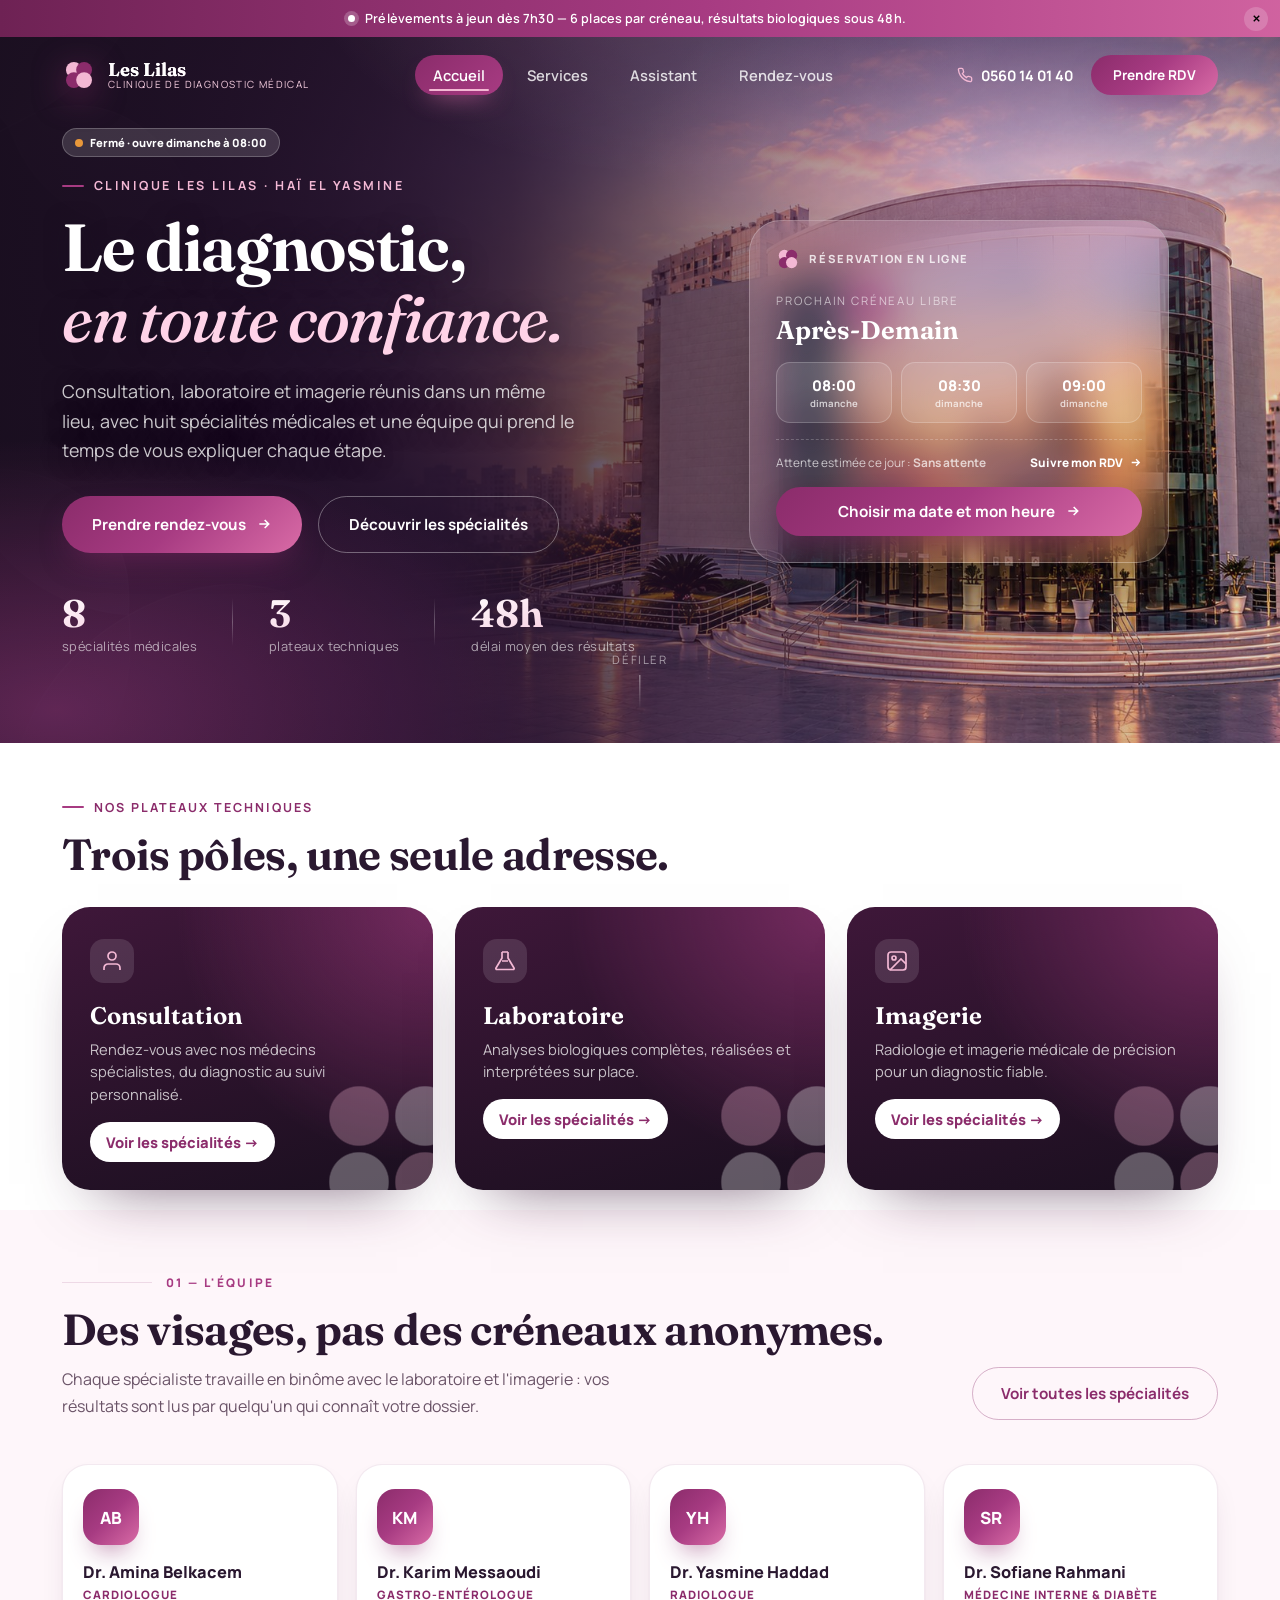
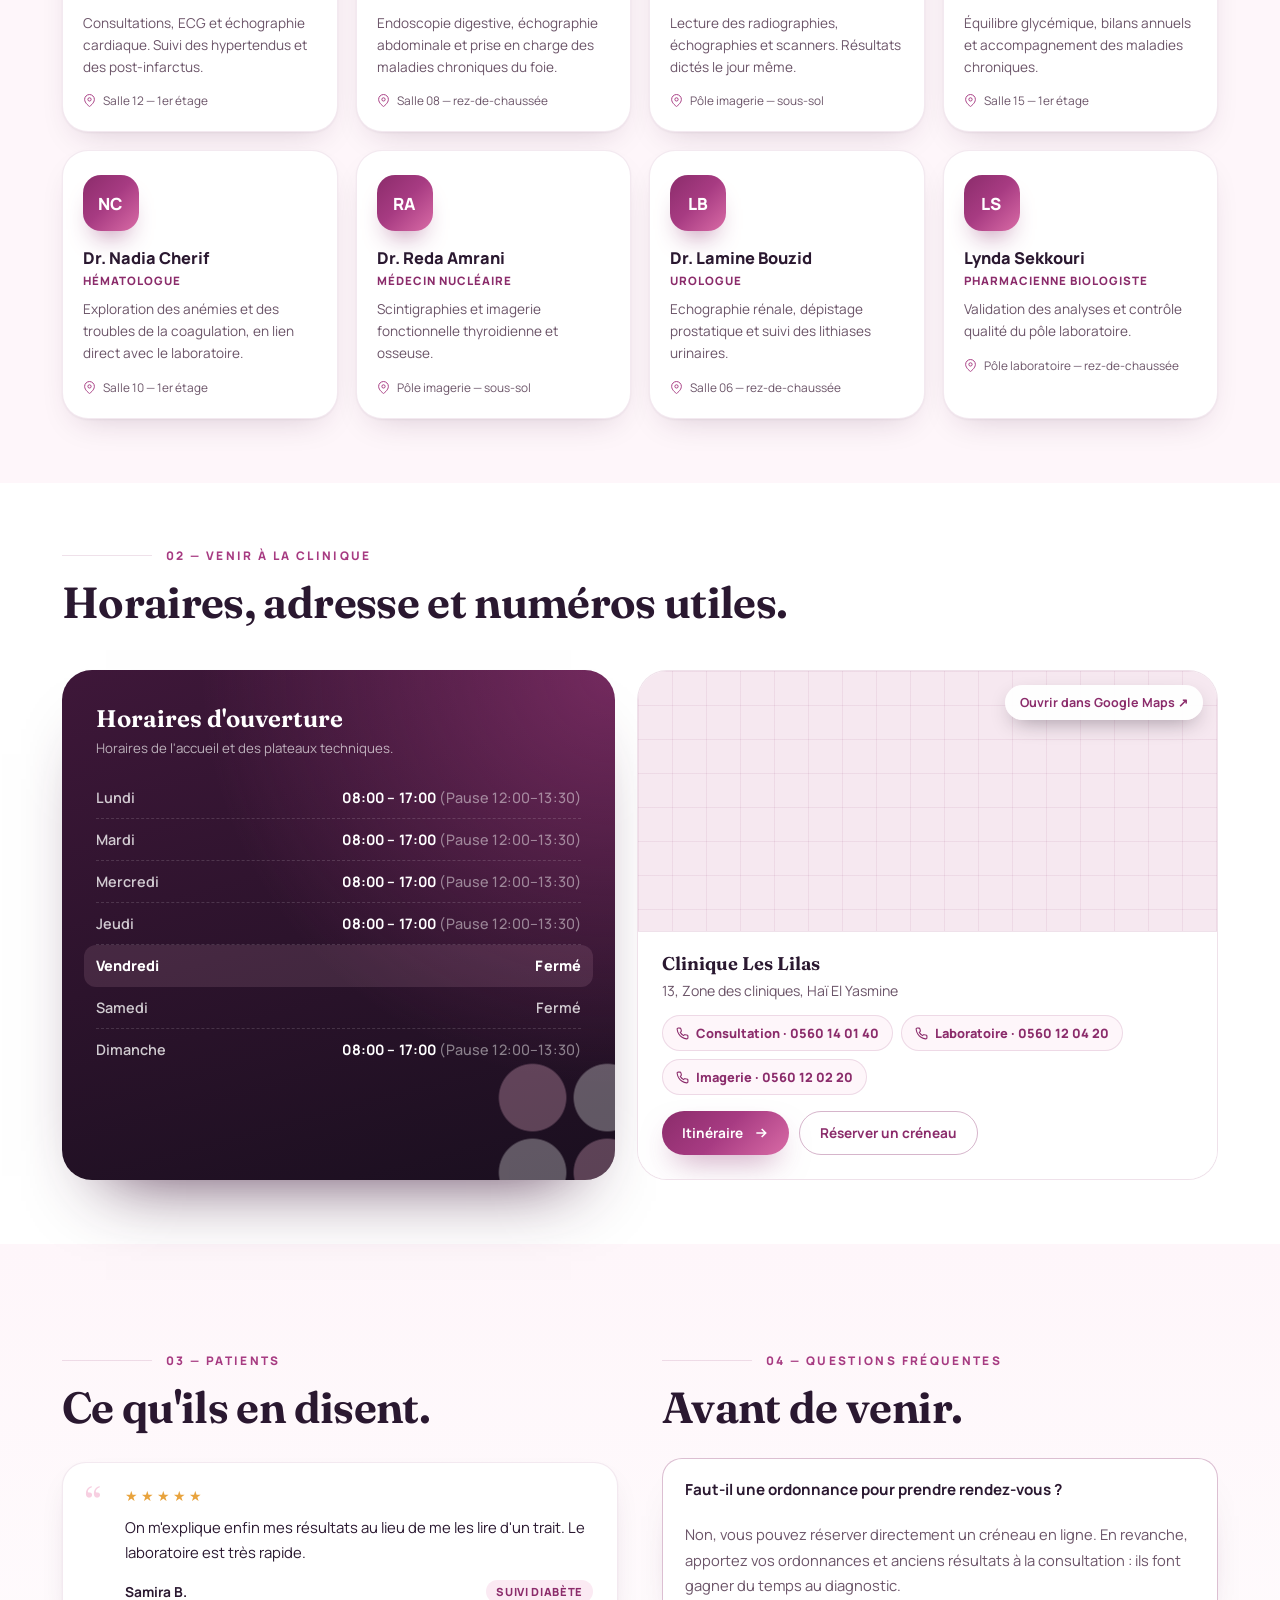
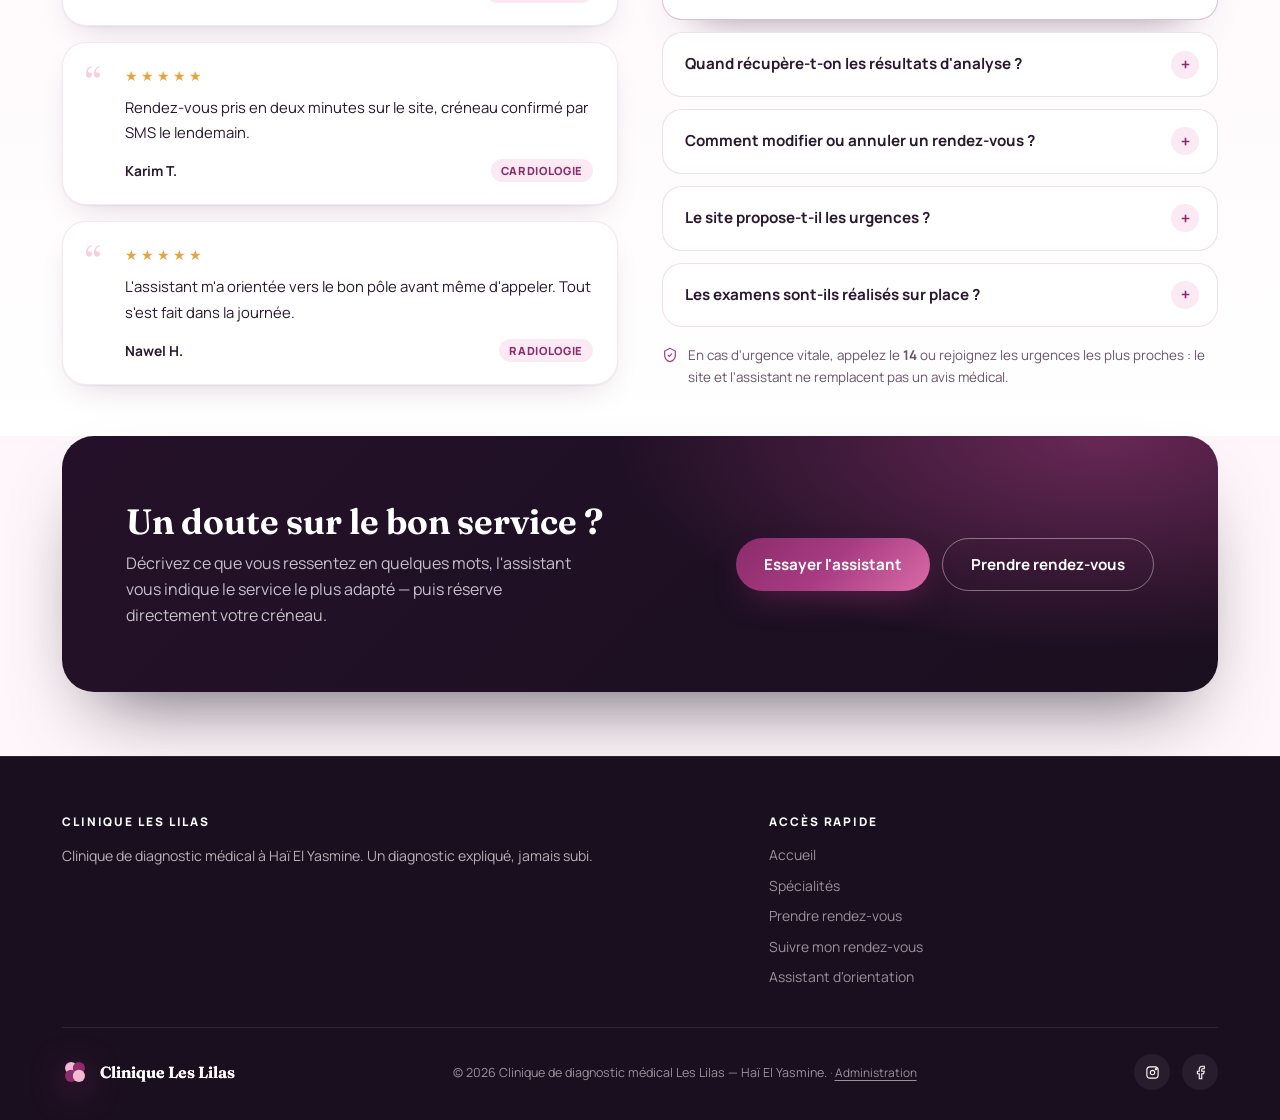
<file: index.html>
<!DOCTYPE html>
<html lang="fr">
<head>
<meta charset="UTF-8">
<meta name="viewport" content="width=device-width, initial-scale=1.0">
<title>Clinique Les Lilas — Diagnostic médical</title>
<meta name="description" content="Clinique Les Lilas, Haï El Yasmine : consultation, laboratoire et imagerie. 8 spécialités, réservation de rendez-vous en ligne et résultats sous 48h.">
<link rel="preconnect" href="https://fonts.googleapis.com">
<link rel="preconnect" href="https://fonts.gstatic.com" crossorigin>
<link href="https://fonts.googleapis.com/css2?family=Fraunces:ital,opsz,wght@0,9..144,400;0,9..144,560;0,9..144,650;1,9..144,500&family=Manrope:wght@400;500;600;700;800&display=swap" rel="stylesheet">
<link rel="stylesheet" href="assets/styles.css">
<link rel="stylesheet" href="assets/hero-pan.css">
</head>
<body data-page="home">

<!-- ===== NAV ===== -->
<header id="siteHeader">
  <div class="wrap">
    <nav>
      <a href="index.html" class="brand">
        <svg class="clover" viewBox="0 0 60 60" fill="none">
          <circle class="petal" cx="21" cy="21" r="14" fill="#F3B8D4"/>
          <circle class="petal" cx="39" cy="21" r="14" fill="#8B2C6B"/>
          <circle class="petal" cx="21" cy="39" r="14" fill="#8B2C6B"/>
          <circle class="petal" cx="39" cy="39" r="14" fill="#F3B8D4"/>
        </svg>
        <span class="brand-text"><b>Les Lilas</b><span>Clinique de diagnostic médical</span></span>
      </a>

      <div class="nav-links" id="navLinks">
        <div class="nav-pill" id="navPill"></div>
        <a href="index.html" class="nav-link" data-target="home">Accueil</a>
        <a href="services.html" class="nav-link" data-target="services">Services</a>
        <a href="assistant.html" class="nav-link" data-target="assistant">Assistant</a>
        <a href="rendezvous.html" class="nav-link" data-target="rendezvous">Rendez-vous</a>
      </div>

      <div class="nav-cta">
        <a href="tel:0560140140" class="nav-phone">
          <svg viewBox="0 0 24 24" fill="none" stroke="currentColor" stroke-width="2"><path d="M22 16.92v3a2 2 0 0 1-2.18 2 19.79 19.79 0 0 1-8.63-3.07 19.5 19.5 0 0 1-6-6 19.79 19.79 0 0 1-3.07-8.67A2 2 0 0 1 4.11 2h3a2 2 0 0 1 2 1.72c.127.96.361 1.903.7 2.81a2 2 0 0 1-.45 2.11L8.09 9.91a16 16 0 0 0 6 6l1.27-1.27a2 2 0 0 1 2.11-.45c.907.339 1.85.573 2.81.7A2 2 0 0 1 22 16.92z"/></svg>
          0560 14 01 40
        </a>
        <a href="rendezvous.html" class="btn btn-primary nav-book-btn" style="padding:11px 22px;font-size:.85rem;">Prendre RDV</a>
        <button class="burger" id="burgerBtn" aria-label="Menu"><span></span><span></span><span></span></button>
      </div>
    </nav>
  </div>
</header>

<div class="menu-backdrop" id="menuBackdrop"></div>
<div class="mobile-menu" id="mobileMenu">
  <a href="index.html" class="mm-link">Accueil</a>
  <a href="services.html" class="mm-link">Services</a>
  <a href="assistant.html" class="mm-link">Assistant</a>
  <a href="rendezvous.html" class="mm-link">Rendez-vous</a>
  <a href="tel:0560140140" class="btn btn-primary">Appeler la clinique</a>
</div>

<!-- ===== HERO ===== -->
<section class="hero">
  <div class="wrap hero-grid">
    <div>
      <div class="live-pill" data-live-dot style="margin-bottom:20px;">
        <i></i><span class="live-label">Horaires…</span>
      </div>
      <div class="eyebrow" style="color:var(--pink-300)" data-hero-eyebrow>Clinique Les Lilas · Haï El Yasmine</div>
      <h1 style="margin-top:18px;" data-hero-title>Le diagnostic,<br><em>en toute confiance.</em></h1>
      <p class="lede" data-hero-lede>Consultation, laboratoire et imagerie réunis dans un même lieu, avec huit spécialités médicales et une équipe qui prend le temps de vous expliquer chaque étape.</p>
      <div class="hero-actions">
        <a href="rendezvous.html" class="btn btn-primary">
          Prendre rendez-vous
          <svg viewBox="0 0 24 24" fill="none" stroke="currentColor" stroke-width="2.4"><path d="M5 12h14M13 6l6 6-6 6"/></svg>
        </a>
        <a href="services.html" class="btn btn-ghost">Découvrir les spécialités</a>
      </div>
      <div class="stat-row" data-stats></div>
    </div>

    <div class="hero-visual">
      <div class="book-card">
        <div class="bc-top">
          <div class="bc-brand">
            <svg class="clover" viewBox="0 0 60 60" fill="none">
              <circle cx="21" cy="21" r="14" fill="#F3B8D4"/>
              <circle cx="39" cy="21" r="14" fill="#8B2C6B"/>
              <circle cx="21" cy="39" r="14" fill="#8B2C6B"/>
              <circle cx="39" cy="39" r="14" fill="#F3B8D4"/>
            </svg>
            Réservation en ligne
          </div>
        </div>

        <div class="bc-label">Prochain créneau libre</div>
        <div class="bc-date" data-hero-date>—</div>
        <div class="bc-slots" data-hero-slots></div>

        <div class="bc-more">
          <span>Attente estimée ce jour&nbsp;: <b data-wait>—</b></span>
          <a href="rendezvous.html#suivi">Suivre mon RDV
            <svg viewBox="0 0 24 24" fill="none" stroke="currentColor" stroke-width="2.4" style="width:13px;height:13px;"><path d="M5 12h14M13 6l6 6-6 6"/></svg>
          </a>
        </div>

        <a href="rendezvous.html" class="btn btn-primary bc-cta">
          Choisir ma date et mon heure
          <svg viewBox="0 0 24 24" fill="none" stroke="currentColor" stroke-width="2.4"><path d="M5 12h14M13 6l6 6-6 6"/></svg>
        </a>
      </div>
    </div>
  </div>

  <div class="scroll-cue"><span>Défiler</span><span class="line"></span></div>
</section>

<!-- ===== PLATFORMS ===== -->
<section class="platforms">
  <div class="wrap">
    <div class="eyebrow reveal">Nos plateaux techniques</div>
    <div class="section-head" style="margin-bottom:0;">
      <h2 class="reveal">Trois pôles, une seule adresse.</h2>
    </div>

    <div class="platform-grid stagger">
      <div class="platform-card reveal">
        <div class="icon-badge">
          <svg viewBox="0 0 24 24" fill="none" stroke="currentColor" stroke-width="1.8"><path d="M20 21v-2a4 4 0 0 0-4-4H8a4 4 0 0 0-4 4v2"/><circle cx="12" cy="7" r="4"/></svg>
        </div>
        <h3>Consultation</h3>
        <p>Rendez-vous avec nos médecins spécialistes, du diagnostic au suivi personnalisé.</p>
        <a href="services.html#consultation" class="platform-phone">Voir les spécialités →</a>
      </div>

      <div class="platform-card reveal">
        <div class="icon-badge">
          <svg viewBox="0 0 24 24" fill="none" stroke="currentColor" stroke-width="1.8"><path d="M9 3v6l-6 10a1 1 0 0 0 .9 1.5h16.2a1 1 0 0 0 .9-1.5L15 9V3"/><path d="M9 3h6M9 12h6"/></svg>
        </div>
        <h3>Laboratoire</h3>
        <p>Analyses biologiques complètes, réalisées et interprétées sur place.</p>
        <a href="services.html#laboratoire" class="platform-phone">Voir les spécialités →</a>
      </div>

      <div class="platform-card reveal">
        <div class="icon-badge">
          <svg viewBox="0 0 24 24" fill="none" stroke="currentColor" stroke-width="1.8"><rect x="3" y="3" width="18" height="18" rx="3"/><circle cx="9" cy="9" r="2"/><path d="M21 15l-5-5L5 21"/></svg>
        </div>
        <h3>Imagerie</h3>
        <p>Radiologie et imagerie médicale de précision pour un diagnostic fiable.</p>
        <a href="services.html#imagerie" class="platform-phone">Voir les spécialités →</a>
      </div>
    </div>
  </div>
</section>

<!-- ===== TEAM ===== -->
<section class="team-sec" id="equipe">
  <div class="wrap">
    <div class="sec-head-end">
      <div>
        <div class="sec-top reveal"><i></i>01 — L'équipe</div>
        <h2 class="sec-title reveal">Des visages, pas des créneaux anonymes.</h2>
        <p class="sec-lede reveal">Chaque spécialiste travaille en binôme avec le laboratoire et l'imagerie : vos résultats sont lus par quelqu'un qui connaît votre dossier.</p>
      </div>
      <a href="services.html" class="btn btn-ghost reveal">Voir toutes les spécialités</a>
    </div>

    <div class="team-grid stagger" data-team></div>
  </div>
</section>

<!-- ===== VISIT: HOURS + MAP ===== -->
<section class="visit-sec" id="infos">
  <div class="wrap">
    <div class="sec-top reveal"><i></i>02 — Venir à la clinique</div>
    <h2 class="sec-title reveal">Horaires, adresse et numéros utiles.</h2>

    <div class="visit-grid">
      <div class="hours-card reveal">
        <h3>Horaires d'ouverture</h3>
        <p class="hc-sub">Horaires de l'accueil et des plateaux techniques.</p>
        <div class="hours-list" data-hours></div>
      </div>

      <div class="map-card reveal">
        <div class="map-frame">
          <iframe data-map-embed title="Plan d'accès — Clinique Les Lilas" loading="lazy" referrerpolicy="no-referrer-when-downgrade" tabindex="-1" aria-hidden="true"
            src="https://www.google.com/maps?q=13%2C%20Zone%20des%20cliniques%2C%20Ha%C3%AF%20El%20Yasmine%2C%20Oran%2C%20Alg%C3%A9rie&hl=fr&z=16&output=embed"></iframe>
          <a class="map-open" data-map-link href="https://www.google.com/maps/search/?api=1&query=13%2C%20Zone%20des%20cliniques%2C%20Ha%C3%AF%20El%20Yasmine%2C%20Oran%2C%20Alg%C3%A9rie" target="_blank" rel="noopener" aria-label="Ouvrir l'emplacement de la clinique dans Google Maps"><span>Ouvrir dans Google Maps ↗</span></a>
        </div>
        <div class="map-body">
          <h4>Clinique Les Lilas</h4>
          <p data-address>13, Zone des cliniques, Haï El Yasmine</p>
          <div class="map-phones" data-phones></div>
          <div class="map-actions">
            <a href="#" data-map-link target="_blank" rel="noopener" class="btn btn-primary" style="padding:12px 20px;font-size:.85rem;">
              Itinéraire
              <svg viewBox="0 0 24 24" fill="none" stroke="currentColor" stroke-width="2.4"><path d="M5 12h14M13 6l6 6-6 6"/></svg>
            </a>
            <a href="rendezvous.html" class="btn btn-ghost" style="padding:12px 20px;font-size:.85rem;">Réserver un créneau</a>
          </div>
        </div>
      </div>
    </div>
  </div>
</section>

<!-- ===== REVIEWS + FAQ ===== -->
<section class="proof-sec">
  <div class="wrap">
    <div class="proof-grid">
      <div>
        <div class="sec-top reveal"><i></i>03 — Patients</div>
        <h2 class="sec-title reveal">Ce qu'ils en disent.</h2>
        <div class="tst-grid stagger" data-testimonials style="margin-top:30px;"></div>
      </div>

      <div>
        <div class="sec-top reveal"><i></i>04 — Questions fréquentes</div>
        <h2 class="sec-title reveal">Avant de venir.</h2>
        <div class="faq-list stagger" data-faq style="margin-top:26px;"></div>
        <div class="faq-note reveal">
          <svg viewBox="0 0 24 24" fill="none" stroke="currentColor" stroke-width="1.8"><path d="M12 2 4 6v6c0 5 3.4 8.9 8 10 4.6-1.1 8-5 8-10V6l-8-4Z"/><path d="M9 12l2 2 4-4"/></svg>
          <span>En cas d'urgence vitale, appelez le <b>14</b> ou rejoignez les urgences les plus proches : le site et l'assistant ne remplacent pas un avis médical.</span>
        </div>
      </div>
    </div>
  </div>
</section>

<!-- ===== CTA ===== -->
<section class="cta-band">
  <div class="wrap">
    <div>
      <h2>Un doute sur le bon service ?</h2>
      <p>Décrivez ce que vous ressentez en quelques mots, l'assistant vous indique le service le plus adapté — puis réserve directement votre créneau.</p>
    </div>
    <div class="cta-actions">
      <a href="assistant.html" class="btn btn-primary">Essayer l'assistant</a>
      <a href="rendezvous.html" class="btn btn-ghost">Prendre rendez-vous</a>
    </div>
  </div>
</section>

<footer>
  <div class="wrap foot-grid">
    <a href="index.html" class="brand">
      <svg class="clover" viewBox="0 0 60 60" fill="none" style="width:26px;height:26px;">
        <circle cx="21" cy="21" r="14" fill="#F3B8D4"/>
        <circle cx="39" cy="21" r="14" fill="#8B2C6B"/>
        <circle cx="21" cy="39" r="14" fill="#8B2C6B"/>
        <circle cx="39" cy="39" r="14" fill="#F3B8D4"/>
      </svg>
      <span class="brand-text"><b>Clinique Les Lilas</b></span>
    </a>
    <small>© 2026 Clinique de diagnostic médical Les Lilas — Haï El Yasmine.</small>
    <div class="social">
      <a href="#" aria-label="Instagram"><svg viewBox="0 0 24 24" fill="none" stroke="currentColor" stroke-width="1.8"><rect x="3" y="3" width="18" height="18" rx="5"/><circle cx="12" cy="12" r="3.5"/><circle cx="17.5" cy="6.5" r="1"/></svg></a>
      <a href="#" aria-label="Facebook"><svg viewBox="0 0 24 24" fill="none" stroke="currentColor" stroke-width="1.8"><path d="M18 2h-3a5 5 0 0 0-5 5v3H7v4h3v8h4v-8h3l1-4h-4V7a1 1 0 0 1 1-1h3z"/></svg></a>
    </div>
  </div>
</footer>

<script src="assets/lilas-data.js"></script>
<script src="assets/site.js"></script>
<script>
  /* seed demo data on the very first visit so the widgets are never empty */
  lilasSeedDemo();
</script>
</body>
</html>
</file>
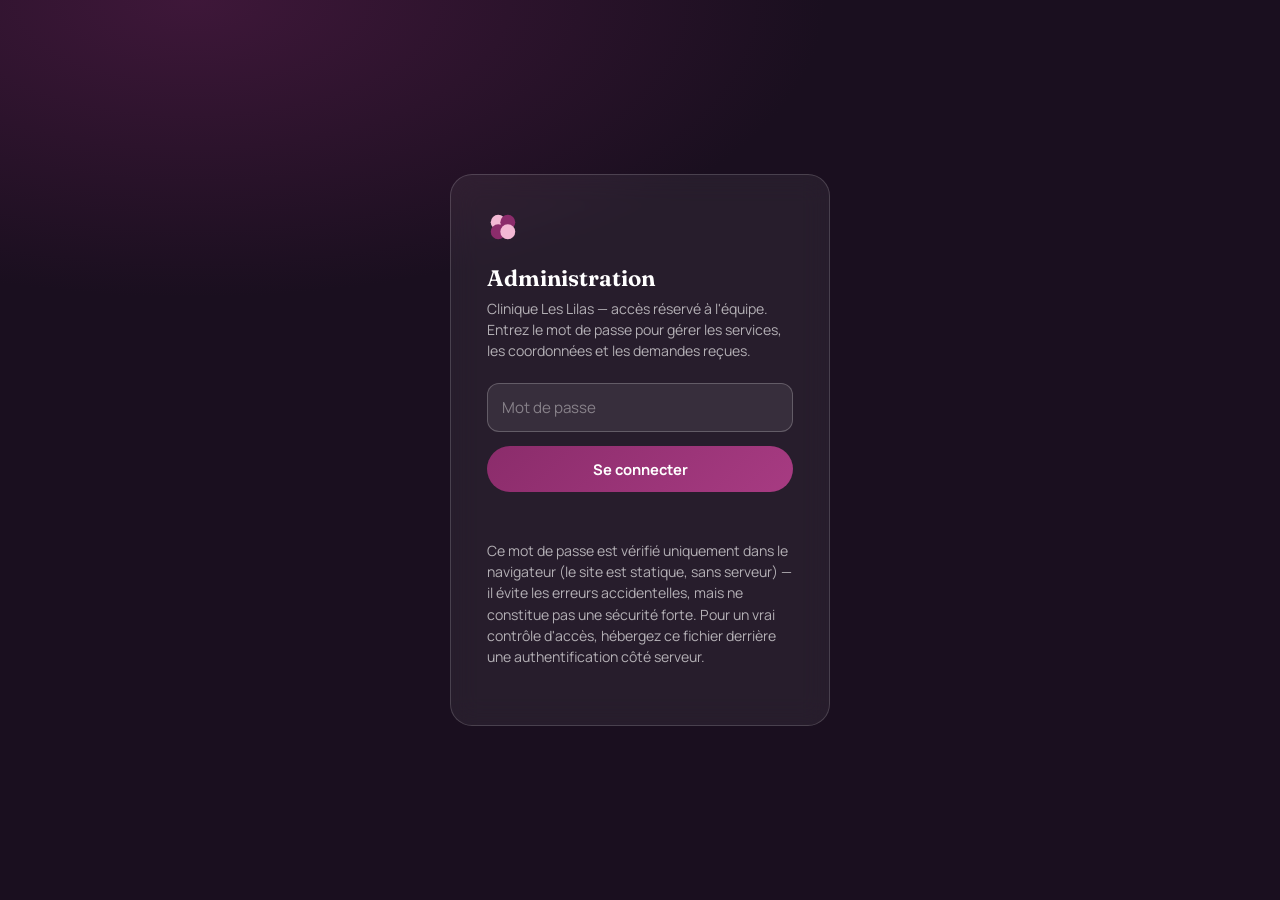
<file: admin (1).html>
<!DOCTYPE html>
<html lang="fr">
<head>
<meta charset="UTF-8">
<meta name="viewport" content="width=device-width, initial-scale=1.0">
<title>Clinique Les Lilas — Panneau d'administration</title>
<link rel="preconnect" href="https://fonts.googleapis.com">
<link rel="preconnect" href="https://fonts.gstatic.com" crossorigin>
<link href="https://fonts.googleapis.com/css2?family=Fraunces:ital,opsz,wght@0,9..144,400;0,9..144,560;0,9..144,650&family=Manrope:wght@400;500;600;700;800&display=swap" rel="stylesheet">
<script src="./assets/lilas-data.js"></script>
<style>
  :root{
    --purple-950:#1A0F1F; --purple-900:#241129; --purple-800:#3E1739;
    --purple-600:#8B2C6B; --purple-500:#A73B82;
    --pink-300:#F3B8D4; --pink-200:#F7CFE1; --pink-100:#FBEAF3; --pink-50:#FEF6FA;
    --white:#FFFFFF; --ink:#2A1830; --ink-soft:#6b5468;
    --line:#EADCE6; --panel:#FFFFFF;
    --ease:cubic-bezier(.22,1,.36,1);
  }
  *{margin:0;padding:0;box-sizing:border-box;}
  body{font-family:'Manrope',sans-serif;background:var(--pink-50);color:var(--ink);min-height:100vh;}
  h1,h2,h3,.display{font-family:'Fraunces',serif;}
  button{font-family:inherit;cursor:pointer;border:none;background:none;color:inherit;}
  input,select,textarea{font-family:inherit;}
  ::selection{background:var(--purple-600);color:#fff;}

  /* ---------- login gate ---------- */
  #gate{
    position:fixed;inset:0;z-index:999;display:flex;align-items:center;justify-content:center;
    background:radial-gradient(ellipse 90% 60% at 15% 0%, #3E1739 0%, var(--purple-950) 55%);
  }
  .gate-card{
    width:100%;max-width:380px;background:rgba(255,255,255,.06);border:1px solid rgba(255,255,255,.16);
    border-radius:22px;padding:36px;backdrop-filter:blur(14px);color:#fff;
  }
  .gate-card .clover{width:32px;height:32px;margin-bottom:16px;}
  .gate-card h1{font-size:1.4rem;font-weight:650;margin-bottom:6px;}
  .gate-card p{font-size:.88rem;color:rgba(255,255,255,.65);margin-bottom:22px;line-height:1.5;}
  .gate-card input{
    width:100%;padding:13px 14px;border-radius:12px;background:rgba(255,255,255,.08);
    border:1px solid rgba(255,255,255,.22);color:#fff;font-size:.95rem;margin-bottom:14px;
  }
  .gate-card input::placeholder{color:rgba(255,255,255,.4);}
  .gate-card input:focus{outline:none;border-color:var(--pink-300);}
  .gate-btn{
    width:100%;padding:13px;border-radius:999px;font-weight:700;font-size:.92rem;text-align:center;
    background:linear-gradient(135deg,var(--purple-600),var(--purple-500));color:#fff;
    transition:transform .35s var(--ease);
  }
  .gate-btn:hover{transform:translateY(-2px);}
  .gate-err{font-size:.82rem;color:var(--pink-300);margin-top:12px;min-height:1.2em;}
  .gate-note{font-size:.72rem;color:rgba(255,255,255,.42);margin-top:20px;line-height:1.5;}

  /* ---------- shell ---------- */
  #app{display:none;min-height:100vh;}
  #app.show{display:block;}

  header{
    position:sticky;top:0;z-index:50;background:var(--purple-950);color:#fff;
    padding:16px 28px;display:flex;align-items:center;justify-content:space-between;gap:16px;
  }
  .brand{display:flex;align-items:center;gap:10px;}
  .brand svg{width:26px;height:26px;}
  .brand b{font-family:'Fraunces',serif;font-size:1.05rem;font-weight:650;}
  .brand span{display:block;font-size:.6rem;letter-spacing:.14em;text-transform:uppercase;color:var(--pink-200);}
  .logout-btn{
    display:flex;align-items:center;gap:8px;padding:9px 16px;border-radius:999px;font-size:.82rem;font-weight:700;
    background:rgba(255,255,255,.08);border:1px solid rgba(255,255,255,.2);transition:background .3s ease;
  }
  .logout-btn:hover{background:rgba(255,255,255,.15);}
  .logout-btn svg{width:14px;height:14px;}

  .tabs{display:flex;gap:6px;padding:18px 28px 0;max-width:1180px;margin:0 auto;}
  .tab-btn{
    padding:11px 18px;border-radius:12px 12px 0 0;font-size:.88rem;font-weight:700;color:var(--ink-soft);
    border-bottom:2px solid transparent;transition:color .25s ease, border-color .25s ease;
  }
  .tab-btn.active{color:var(--purple-600);border-color:var(--purple-600);}
  .tab-btn .count{
    display:inline-block;margin-left:6px;padding:1px 7px;border-radius:999px;font-size:.7rem;
    background:var(--pink-100);color:var(--purple-600);
  }

  main{max-width:1180px;margin:0 auto;padding:26px 28px 80px;}
  .panel{display:none;}
  .panel.active{display:block;}

  .panel-head{display:flex;align-items:flex-end;justify-content:space-between;gap:16px;margin-bottom:20px;flex-wrap:wrap;}
  .panel-head h2{font-size:1.4rem;font-weight:650;}
  .panel-head p{font-size:.86rem;color:var(--ink-soft);margin-top:4px;}
  .btn{
    display:inline-flex;align-items:center;gap:8px;padding:11px 20px;border-radius:999px;font-weight:700;font-size:.86rem;
    transition:transform .35s var(--ease), box-shadow .35s var(--ease);
  }
  .btn-primary{background:linear-gradient(135deg,var(--purple-600),var(--purple-500));color:#fff;box-shadow:0 8px 22px -8px rgba(139,44,107,.5);}
  .btn-primary:hover{transform:translateY(-2px);}
  .btn-ghost{border:1.5px solid var(--line);color:var(--purple-600);}
  .btn-ghost:hover{background:var(--pink-100);}
  .btn svg{width:14px;height:14px;}
  .btn-danger{color:#B23A5A;}

  /* ---------- services list ---------- */
  .svc-row{
    display:grid;grid-template-columns:44px 1fr auto;gap:16px;align-items:center;
    background:var(--panel);border:1px solid var(--line);border-radius:16px;padding:16px 18px;margin-bottom:10px;
  }
  .svc-icon{width:44px;height:44px;border-radius:12px;background:linear-gradient(135deg,var(--purple-600),var(--purple-500));display:flex;align-items:center;justify-content:center;}
  .svc-icon svg{width:20px;height:20px;color:#fff;}
  .svc-row h3{font-size:.98rem;font-weight:700;}
  .svc-row .tag{font-size:.76rem;color:var(--purple-600);font-weight:700;margin-top:2px;}
  .svc-row .desc{font-size:.82rem;color:var(--ink-soft);margin-top:4px;max-width:60ch;}
  .row-actions{display:flex;gap:8px;flex-shrink:0;}
  .icon-btn{
    width:34px;height:34px;border-radius:10px;display:flex;align-items:center;justify-content:center;
    border:1px solid var(--line);transition:background .25s ease,border-color .25s ease;
  }
  .icon-btn:hover{background:var(--pink-100);border-color:var(--purple-500);}
  .icon-btn svg{width:15px;height:15px;}

  .empty{
    text-align:center;padding:60px 20px;color:var(--ink-soft);border:1.5px dashed var(--line);border-radius:16px;
  }
  .empty svg{width:34px;height:34px;margin:0 auto 14px;color:var(--purple-500);opacity:.6;}

  /* ---------- contact form ---------- */
  .card{background:var(--panel);border:1px solid var(--line);border-radius:20px;padding:26px;max-width:640px;}
  .field{margin-bottom:16px;}
  .field label{display:block;font-size:.76rem;font-weight:700;letter-spacing:.03em;text-transform:uppercase;color:var(--ink-soft);margin-bottom:7px;}
  .field input, .field textarea{
    width:100%;padding:11px 13px;border-radius:11px;border:1.5px solid var(--line);font-size:.92rem;color:var(--ink);
    transition:border-color .25s ease;
  }
  .field input:focus, .field textarea:focus{outline:none;border-color:var(--purple-500);}
  .phone-row{display:grid;grid-template-columns:1fr 1fr auto;gap:10px;align-items:end;margin-bottom:12px;}
  .phone-row .field{margin-bottom:0;}
  .save-note{font-size:.84rem;color:var(--purple-600);margin-top:14px;min-height:1.2em;font-weight:700;}

  /* ---------- messages table ---------- */
  .msg-card{
    background:var(--panel);border:1px solid var(--line);border-radius:16px;padding:18px 20px;margin-bottom:10px;
    display:grid;grid-template-columns:1fr auto;gap:14px;align-items:start;
  }
  .msg-card.unread{border-color:var(--purple-500);background:var(--pink-100);}
  .msg-top{display:flex;flex-wrap:wrap;gap:10px;align-items:center;margin-bottom:6px;}
  .msg-top b{font-size:.94rem;}
  .msg-top .badge{font-size:.68rem;font-weight:700;letter-spacing:.05em;text-transform:uppercase;color:var(--purple-600);background:var(--pink-100);padding:2px 8px;border-radius:999px;}
  .msg-meta{font-size:.78rem;color:var(--ink-soft);margin-bottom:8px;}
  .msg-text{font-size:.88rem;color:var(--ink);line-height:1.5;}
  .msg-date{font-size:.74rem;color:var(--ink-soft);white-space:nowrap;}

  /* ---------- modal ---------- */
  .modal-overlay{
    position:fixed;inset:0;z-index:200;display:flex;align-items:center;justify-content:center;padding:20px;
    background:rgba(26,15,31,.55);backdrop-filter:blur(4px);
    opacity:0;visibility:hidden;transition:opacity .3s ease, visibility .3s ease;
  }
  .modal-overlay.open{opacity:1;visibility:visible;}
  .modal-card{
    width:100%;max-width:520px;max-height:88vh;overflow-y:auto;background:var(--panel);border-radius:22px;padding:30px;
    transform:translateY(16px) scale(.98);transition:transform .35s var(--ease);
  }
  .modal-overlay.open .modal-card{transform:translateY(0) scale(1);}
  .modal-card h3{font-size:1.15rem;font-weight:650;margin-bottom:18px;}
  .modal-actions{display:flex;justify-content:flex-end;gap:10px;margin-top:8px;}

  @media(max-width:640px){
    .svc-row{grid-template-columns:1fr;}
    .row-actions{justify-self:flex-start;}
    .phone-row{grid-template-columns:1fr;}
    .msg-card{grid-template-columns:1fr;}
  }
</style>
</head>
<body>

<!-- ================= LOGIN GATE ================= -->
<div id="gate">
  <div class="gate-card">
    <svg class="clover" viewBox="0 0 60 60" fill="none">
      <circle cx="21" cy="21" r="14" fill="#F3B8D4"/><circle cx="39" cy="21" r="14" fill="#8B2C6B"/>
      <circle cx="21" cy="39" r="14" fill="#8B2C6B"/><circle cx="39" cy="39" r="14" fill="#F3B8D4"/>
    </svg>
    <h1>Administration</h1>
    <p>Clinique Les Lilas — accès réservé à l'équipe. Entrez le mot de passe pour gérer les services, les coordonnées et les demandes reçues.</p>
    <input id="gatePwd" type="password" placeholder="Mot de passe" autocomplete="off">
    <button class="gate-btn" id="gateBtn" type="button">Se connecter</button>
    <div class="gate-err" id="gateErr"></div>
    <p class="gate-note">Ce mot de passe est vérifié uniquement dans le navigateur (le site est statique, sans serveur) — il évite les erreurs accidentelles, mais ne constitue pas une sécurité forte. Pour un vrai contrôle d'accès, hébergez ce fichier derrière une authentification côté serveur.</p>
  </div>
</div>

<!-- ================= APP ================= -->
<div id="app">
  <header>
    <div class="brand">
      <svg viewBox="0 0 60 60" fill="none">
        <circle cx="21" cy="21" r="14" fill="#F3B8D4"/><circle cx="39" cy="21" r="14" fill="#8B2C6B"/>
        <circle cx="21" cy="39" r="14" fill="#8B2C6B"/><circle cx="39" cy="39" r="14" fill="#F3B8D4"/>
      </svg>
      <div><b>Clinique Les Lilas</b><span>Panneau d'administration</span></div>
    </div>
    <button class="logout-btn" id="logoutBtn" type="button">
      <svg viewBox="0 0 24 24" fill="none" stroke="currentColor" stroke-width="2.2"><path d="M9 21H5a2 2 0 0 1-2-2V5a2 2 0 0 1 2-2h4"/><path d="M16 17l5-5-5-5"/><path d="M21 12H9"/></svg>
      Déconnexion
    </button>
  </header>

  <nav class="tabs">
    <button class="tab-btn active" data-tab="services" type="button">Services</button>
    <button class="tab-btn" data-tab="contact" type="button">Contact &amp; coordonnées</button>
    <button class="tab-btn" data-tab="messages" type="button">Demandes reçues <span class="count" id="msgCount">0</span></button>
  </nav>

  <main>
    <!-- ---- SERVICES ---- -->
    <section class="panel active" id="panel-services">
      <div class="panel-head">
        <div>
          <h2>Spécialités médicales</h2>
          <p>Ce que les visiteurs voient dans les « étages » de la clinique, dans cet ordre.</p>
        </div>
        <button class="btn btn-primary" id="addServiceBtn" type="button">
          <svg viewBox="0 0 24 24" fill="none" stroke="currentColor" stroke-width="2.4"><path d="M12 5v14M5 12h14"/></svg>
          Ajouter un service
        </button>
      </div>
      <div id="servicesList"></div>
    </section>

    <!-- ---- CONTACT ---- -->
    <section class="panel" id="panel-contact">
      <div class="panel-head">
        <div>
          <h2>Coordonnées</h2>
          <p>Adresse et numéros affichés dans la section « Accueil » du site.</p>
        </div>
      </div>
      <div class="card">
        <div class="field">
          <label for="cAddress">Adresse</label>
          <input id="cAddress" type="text" placeholder="Adresse complète">
        </div>
        <label style="display:block;font-size:.76rem;font-weight:700;letter-spacing:.03em;text-transform:uppercase;color:var(--ink-soft);margin-bottom:9px;">Numéros de téléphone</label>
        <div id="phoneRows"></div>
        <button class="btn btn-ghost" id="addPhoneBtn" type="button" style="margin-top:4px;margin-bottom:18px;">
          <svg viewBox="0 0 24 24" fill="none" stroke="currentColor" stroke-width="2.4"><path d="M12 5v14M5 12h14"/></svg>
          Ajouter un numéro
        </button>
        <button class="btn btn-primary" id="saveContactBtn" type="button">Enregistrer les coordonnées</button>
        <div class="save-note" id="contactSaveNote"></div>
      </div>
    </section>

    <!-- ---- MESSAGES ---- -->
    <section class="panel" id="panel-messages">
      <div class="panel-head">
        <div>
          <h2>Demandes reçues</h2>
          <p>Messages envoyés depuis le formulaire de contact du site public.</p>
        </div>
        <button class="btn btn-ghost btn-danger" id="clearMsgsBtn" type="button">Tout effacer</button>
      </div>
      <div id="messagesList"></div>
    </section>
  </main>
</div>

<!-- ================= SERVICE MODAL ================= -->
<div class="modal-overlay" id="svcModal">
  <div class="modal-card">
    <h3 id="svcModalTitle">Ajouter un service</h3>
    <div class="field">
      <label for="svcTitle">Titre</label>
      <input id="svcTitle" type="text" placeholder="ex. Médecin cardiologue">
    </div>
    <div class="field">
      <label for="svcTag">Catégorie</label>
      <input id="svcTag" type="text" placeholder="ex. Cœur & circulation">
    </div>
    <div class="field">
      <label for="svcDesc">Description</label>
      <textarea id="svcDesc" rows="4" placeholder="Décrivez ce service pour les visiteurs…"></textarea>
    </div>
    <div class="field">
      <label for="svcIcon">Icône (code SVG, optionnel)</label>
      <textarea id="svcIcon" rows="2" placeholder='ex. &lt;circle cx="12" cy="12" r="9"/&gt;'></textarea>
    </div>
    <div class="modal-actions">
      <button class="btn btn-ghost" id="svcCancelBtn" type="button">Annuler</button>
      <button class="btn btn-primary" id="svcSaveBtn" type="button">Enregistrer</button>
    </div>
  </div>
</div>

<script>
  const DEFAULT_ICON = '<path d="M12 21c-4.4-2.9-8-6.9-8-11a8 8 0 0 1 16 0c0 4.1-3.6 8.1-8 11Z"/><circle cx="12" cy="10" r="2.6"/>';

  /* ================= AUTH GATE ================= */
  const ADMIN_PASSWORD = 'lilas2026'; // change this to your own password before publishing
  const gate = document.getElementById('gate');
  const app = document.getElementById('app');
  const gatePwd = document.getElementById('gatePwd');
  const gateBtn = document.getElementById('gateBtn');
  const gateErr = document.getElementById('gateErr');

  function unlock(){
    gate.style.display = 'none';
    app.classList.add('show');
    sessionStorage.setItem('lilas_admin_auth','1');
    renderAll();
  }
  gateBtn.addEventListener('click', ()=>{
    if(gatePwd.value === ADMIN_PASSWORD){ unlock(); }
    else{ gateErr.textContent = 'Mot de passe incorrect.'; gatePwd.value=''; gatePwd.focus(); }
  });
  gatePwd.addEventListener('keydown', e=>{ if(e.key==='Enter') gateBtn.click(); });
  document.getElementById('logoutBtn').addEventListener('click', ()=>{
    sessionStorage.removeItem('lilas_admin_auth');
    location.reload();
  });
  if(sessionStorage.getItem('lilas_admin_auth') === '1') unlock();

  /* ================= TABS ================= */
  document.querySelectorAll('.tab-btn').forEach(btn=>{
    btn.addEventListener('click', ()=>{
      document.querySelectorAll('.tab-btn').forEach(b=>b.classList.remove('active'));
      document.querySelectorAll('.panel').forEach(p=>p.classList.remove('active'));
      btn.classList.add('active');
      document.getElementById('panel-' + btn.dataset.tab).classList.add('active');
    });
  });

  /* ================= SERVICES ================= */
  const servicesList = document.getElementById('servicesList');
  let editingServiceId = null;

  function renderServices(){
    const services = lilasGetServices();
    servicesList.innerHTML = '';
    if(services.length === 0){
      servicesList.innerHTML = `<div class="empty">Aucun service pour l'instant. Ajoutez-en un pour qu'il apparaisse sur le site.</div>`;
      return;
    }
    services.forEach(s=>{
      const row = document.createElement('div');
      row.className = 'svc-row';
      row.innerHTML = `
        <div class="svc-icon"><svg viewBox="0 0 24 24" fill="none" stroke="currentColor" stroke-width="1.8">${s.icon || DEFAULT_ICON}</svg></div>
        <div>
          <h3>${escapeHtml(s.title)}</h3>
          <div class="tag">${escapeHtml(s.tag || '')}</div>
          <div class="desc">${escapeHtml(s.desc || '')}</div>
        </div>
        <div class="row-actions">
          <button class="icon-btn" data-edit="${s.id}" title="Modifier"><svg viewBox="0 0 24 24" fill="none" stroke="currentColor" stroke-width="2"><path d="M11 4H4a2 2 0 0 0-2 2v14a2 2 0 0 0 2 2h14a2 2 0 0 0 2-2v-7"/><path d="M18.5 2.5a2.1 2.1 0 0 1 3 3L12 15l-4 1 1-4Z"/></svg></button>
          <button class="icon-btn" data-del="${s.id}" title="Supprimer"><svg viewBox="0 0 24 24" fill="none" stroke="currentColor" stroke-width="2"><path d="M3 6h18M8 6V4a2 2 0 0 1 2-2h4a2 2 0 0 1 2 2v2m3 0-1 14a2 2 0 0 1-2 2H7a2 2 0 0 1-2-2L4 6"/></svg></button>
        </div>`;
      servicesList.appendChild(row);
    });
    servicesList.querySelectorAll('[data-edit]').forEach(b=>b.addEventListener('click', ()=>openServiceModal(b.dataset.edit)));
    servicesList.querySelectorAll('[data-del]').forEach(b=>b.addEventListener('click', ()=>deleteService(b.dataset.del)));
  }

  function deleteService(id){
    if(!confirm('Supprimer ce service ? Il disparaîtra du site public.')) return;
    const services = lilasGetServices().filter(s=>s.id !== id);
    lilasSetServices(services);
    renderServices();
  }

  const svcModal = document.getElementById('svcModal');
  const svcModalTitle = document.getElementById('svcModalTitle');
  const svcTitle = document.getElementById('svcTitle');
  const svcTag = document.getElementById('svcTag');
  const svcDesc = document.getElementById('svcDesc');
  const svcIcon = document.getElementById('svcIcon');

  function openServiceModal(id){
    editingServiceId = id || null;
    if(id){
      const s = lilasGetServices().find(x=>x.id === id);
      svcModalTitle.textContent = 'Modifier le service';
      svcTitle.value = s.title || '';
      svcTag.value = s.tag || '';
      svcDesc.value = s.desc || '';
      svcIcon.value = s.icon || '';
    }else{
      svcModalTitle.textContent = 'Ajouter un service';
      svcTitle.value = ''; svcTag.value = ''; svcDesc.value = ''; svcIcon.value = '';
    }
    svcModal.classList.add('open');
    svcTitle.focus();
  }
  function closeServiceModal(){ svcModal.classList.remove('open'); }

  document.getElementById('addServiceBtn').addEventListener('click', ()=>openServiceModal(null));
  document.getElementById('svcCancelBtn').addEventListener('click', closeServiceModal);
  svcModal.addEventListener('click', e=>{ if(e.target === svcModal) closeServiceModal(); });

  document.getElementById('svcSaveBtn').addEventListener('click', ()=>{
    if(!svcTitle.value.trim()){ svcTitle.focus(); return; }
    const services = lilasGetServices();
    if(editingServiceId){
      const s = services.find(x=>x.id === editingServiceId);
      s.title = svcTitle.value.trim();
      s.tag = svcTag.value.trim();
      s.desc = svcDesc.value.trim();
      s.icon = svcIcon.value.trim();
    }else{
      services.push({
        id: lilasUid('s'),
        title: svcTitle.value.trim(),
        tag: svcTag.value.trim(),
        desc: svcDesc.value.trim(),
        icon: svcIcon.value.trim()
      });
    }
    lilasSetServices(services);
    closeServiceModal();
    renderServices();
  });

  /* ================= CONTACT ================= */
  const cAddress = document.getElementById('cAddress');
  const phoneRows = document.getElementById('phoneRows');
  const contactSaveNote = document.getElementById('contactSaveNote');
  let phones = [];

  function renderPhones(){
    phoneRows.innerHTML = '';
    phones.forEach((p, i)=>{
      const row = document.createElement('div');
      row.className = 'phone-row';
      row.innerHTML = `
        <div class="field"><label>Libellé</label><input type="text" value="${escapeAttr(p.label)}" data-plabel="${i}" placeholder="ex. Laboratoire"></div>
        <div class="field"><label>Numéro</label><input type="text" value="${escapeAttr(p.number)}" data-pnumber="${i}" placeholder="05XX XX XX XX"></div>
        <button class="icon-btn" data-premove="${i}" title="Supprimer"><svg viewBox="0 0 24 24" fill="none" stroke="currentColor" stroke-width="2"><path d="M18 6 6 18M6 6l12 12"/></svg></button>`;
      phoneRows.appendChild(row);
    });
    phoneRows.querySelectorAll('[data-plabel]').forEach(inp=>inp.addEventListener('input', e=>{ phones[+e.target.dataset.plabel].label = e.target.value; }));
    phoneRows.querySelectorAll('[data-pnumber]').forEach(inp=>inp.addEventListener('input', e=>{ phones[+e.target.dataset.pnumber].number = e.target.value; }));
    phoneRows.querySelectorAll('[data-premove]').forEach(b=>b.addEventListener('click', e=>{
      phones.splice(+e.target.closest('[data-premove]').dataset.premove, 1);
      renderPhones();
    }));
  }

  function renderContact(){
    const contact = lilasGetContact();
    cAddress.value = contact.address || '';
    phones = (contact.phones || []).map(p=>({...p}));
    renderPhones();
    contactSaveNote.textContent = '';
  }

  document.getElementById('addPhoneBtn').addEventListener('click', ()=>{
    phones.push({label:'', number:''});
    renderPhones();
  });
  document.getElementById('saveContactBtn').addEventListener('click', ()=>{
    lilasSetContact({ address: cAddress.value.trim(), phones: phones.filter(p=>p.label.trim() || p.number.trim()) });
    contactSaveNote.textContent = 'Coordonnées enregistrées ✓';
    setTimeout(()=>{ contactSaveNote.textContent=''; }, 2400);
  });

  /* ================= MESSAGES ================= */
  const messagesList = document.getElementById('messagesList');
  const msgCount = document.getElementById('msgCount');

  function renderMessages(){
    const messages = lilasGetMessages();
    msgCount.textContent = messages.filter(m=>!m.read).length;
    messagesList.innerHTML = '';
    if(messages.length === 0){
      messagesList.innerHTML = `<div class="empty">Aucune demande reçue pour l'instant. Les messages envoyés depuis le site public apparaîtront ici.</div>`;
      return;
    }
    messages.forEach(m=>{
      const card = document.createElement('div');
      card.className = 'msg-card' + (m.read ? '' : ' unread');
      const d = new Date(m.date);
      card.innerHTML = `
        <div>
          <div class="msg-top">
            <b>${escapeHtml(m.name || 'Sans nom')}</b>
            ${m.read ? '' : '<span class="badge">Nouveau</span>'}
          </div>
          <div class="msg-meta">${escapeHtml(m.phone || '—')} · ${escapeHtml(m.service || 'Consultation générale')}</div>
          <div class="msg-text">${escapeHtml(m.message || '(pas de message)')}</div>
        </div>
        <div style="display:flex;flex-direction:column;align-items:flex-end;gap:8px;">
          <span class="msg-date">${d.toLocaleDateString('fr-FR')} ${d.toLocaleTimeString('fr-FR',{hour:'2-digit',minute:'2-digit'})}</span>
          <div class="row-actions">
            ${m.read ? '' : `<button class="icon-btn" data-read="${m.id}" title="Marquer comme lu"><svg viewBox="0 0 24 24" fill="none" stroke="currentColor" stroke-width="2"><path d="M20 6 9 17l-5-5"/></svg></button>`}
            <button class="icon-btn" data-mdel="${m.id}" title="Supprimer"><svg viewBox="0 0 24 24" fill="none" stroke="currentColor" stroke-width="2"><path d="M3 6h18M8 6V4a2 2 0 0 1 2-2h4a2 2 0 0 1 2 2v2m3 0-1 14a2 2 0 0 1-2 2H7a2 2 0 0 1-2-2L4 6"/></svg></button>
          </div>
        </div>`;
      messagesList.appendChild(card);
    });
    messagesList.querySelectorAll('[data-read]').forEach(b=>b.addEventListener('click', ()=>{
      const list = lilasGetMessages();
      const m = list.find(x=>x.id === b.dataset.read);
      if(m) m.read = true;
      lilasSetMessages(list);
      renderMessages();
    }));
    messagesList.querySelectorAll('[data-mdel]').forEach(b=>b.addEventListener('click', ()=>{
      if(!confirm('Supprimer cette demande ?')) return;
      lilasSetMessages(lilasGetMessages().filter(x=>x.id !== b.dataset.mdel));
      renderMessages();
    }));
  }

  document.getElementById('clearMsgsBtn').addEventListener('click', ()=>{
    if(!confirm('Effacer toutes les demandes reçues ?')) return;
    lilasSetMessages([]);
    renderMessages();
  });

  /* ================= helpers ================= */
  function escapeHtml(str){
    return String(str ?? '').replace(/[&<>"']/g, c=>({'&':'&amp;','<':'&lt;','>':'&gt;','"':'&quot;',"'":'&#39;'}[c]));
  }
  function escapeAttr(str){ return escapeHtml(str); }

  function renderAll(){
    renderServices();
    renderContact();
    renderMessages();
  }
</script>
</body>
</html>
</file>
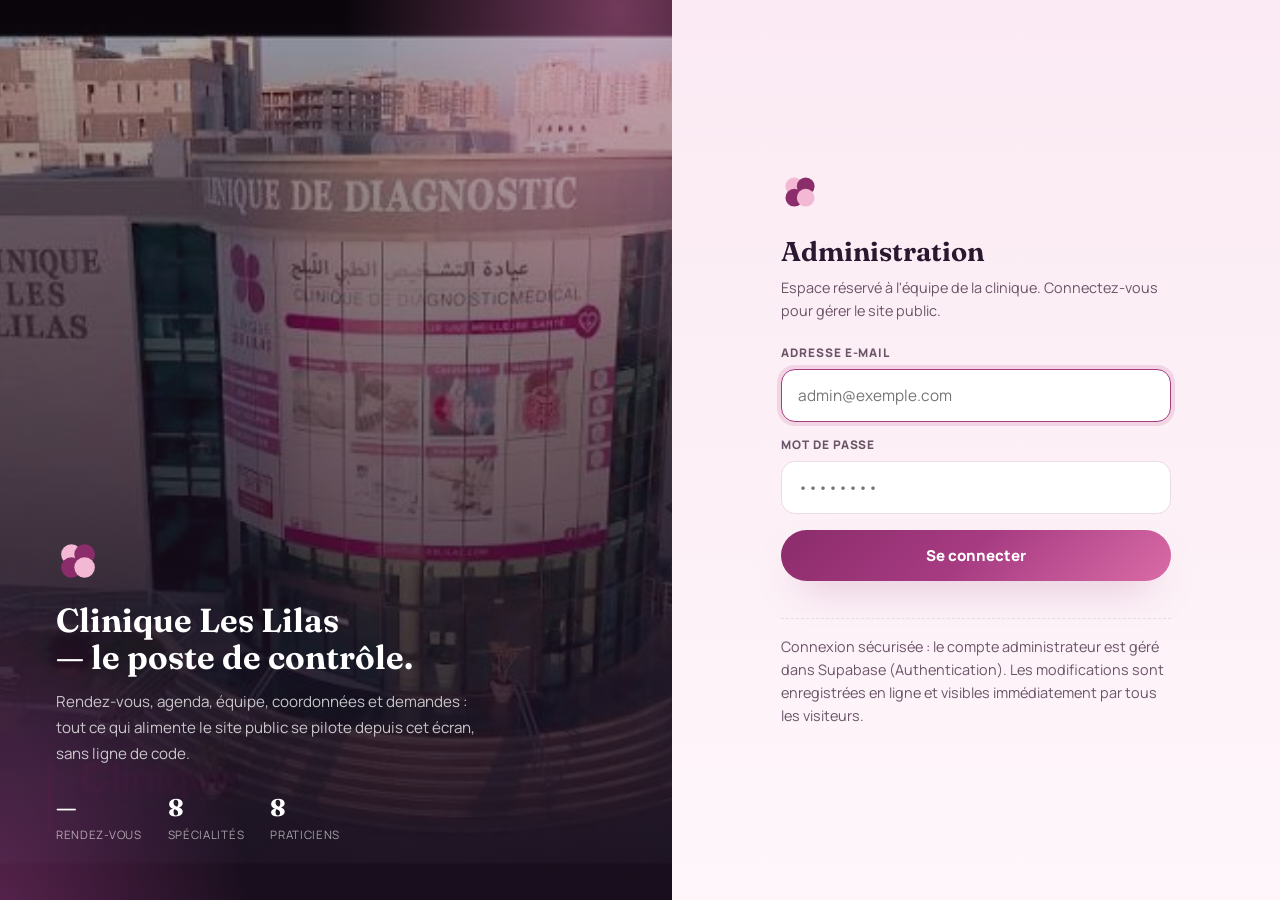
<file: admin.html>
<!DOCTYPE html>
<html lang="fr">
<head>
<meta charset="UTF-8">
<meta name="viewport" content="width=device-width, initial-scale=1.0">
<title>Clinique Les Lilas — Administration</title>
<link rel="preconnect" href="https://fonts.googleapis.com">
<link rel="preconnect" href="https://fonts.gstatic.com" crossorigin>
<link href="https://fonts.googleapis.com/css2?family=Fraunces:ital,opsz,wght@0,9..144,400;0,9..144,560;0,9..144,650&family=Manrope:wght@400;500;600;700;800&display=swap" rel="stylesheet">
<script src="./assets/lilas-data.js"></script>
<style>
  :root{
    --purple-950:#1A0F1F; --purple-900:#241129; --purple-800:#3E1739;
    --purple-600:#8B2C6B; --purple-500:#A73B82; --purple-400:#C45C9B;
    --pink-300:#F3B8D4; --pink-200:#F7CFE1; --pink-100:#FBEAF3; --pink-50:#FEF6FA;
    --white:#FFFFFF; --ink:#2A1830; --ink-soft:#6b5468;
    --line:#EADCE6; --panel:#FFFFFF;
    --grad:linear-gradient(135deg,#8B2C6B 0%,#A73B82 48%,#D96BA6 100%);
    --glow:0 18px 40px -20px rgba(139,44,107,.6);
    --lift:0 22px 46px -28px rgba(62,23,57,.55);
    --ok:#2FBF87; --warn:#E8973A; --bad:#D9536F; --info:#5B8DEF;
    --ease:cubic-bezier(.22,1,.36,1);
  }
  *{margin:0;padding:0;box-sizing:border-box;}
  body{font-family:'Manrope',sans-serif;background:#F6EEF4;color:var(--ink);min-height:100vh;}
  h1,h2,h3,.display{font-family:'Fraunces',serif;}
  button{font-family:inherit;cursor:pointer;border:none;background:none;color:inherit;}
  input,select,textarea{font-family:inherit;}
  ::selection{background:var(--purple-600);color:#fff;}
  a{color:inherit;text-decoration:none;}
  ::-webkit-scrollbar{width:10px;height:10px;}
  ::-webkit-scrollbar-track{background:#F1E4EE;}
  ::-webkit-scrollbar-thumb{background:linear-gradient(180deg,#A73B82,#8B2C6B);border-radius:99px;border:2px solid #F1E4EE;}
  a:focus-visible,button:focus-visible,input:focus-visible,select:focus-visible,textarea:focus-visible{outline:3px solid var(--pink-300);outline-offset:2px;border-radius:8px;}

  /* ================= LOGIN GATE ================= */
  #gate{position:fixed;inset:0;z-index:999;display:grid;grid-template-columns:1.05fr .95fr;}
  .gate-visual{
    position:relative;overflow:hidden;color:#fff;display:flex;flex-direction:column;justify-content:flex-end;padding:56px;
    background:linear-gradient(180deg,rgba(26,15,31,.35),rgba(26,15,31,.92)),url('assets/clinique-building.png') center/cover no-repeat,var(--purple-950);
  }
  .gate-visual::after{content:"";position:absolute;inset:-20%;background:radial-gradient(45% 45% at 80% 15%,rgba(217,107,166,.5),transparent 65%),radial-gradient(45% 45% at 10% 90%,rgba(139,44,107,.6),transparent 70%);mix-blend-mode:screen;animation:aurora 20s ease-in-out infinite alternate;}
  @keyframes aurora{100%{transform:translate3d(-4%,3%,0) scale(1.12);}}
  .gate-visual > *{position:relative;z-index:1;}
  .gate-visual h2{font-size:clamp(1.8rem,2.6vw,2.6rem);font-weight:650;line-height:1.12;max-width:460px;margin-top:18px;}
  .gate-visual p{margin-top:14px;color:rgba(255,255,255,.75);max-width:440px;line-height:1.7;font-size:.95rem;}
  .gate-stats{display:flex;gap:26px;margin-top:26px;flex-wrap:wrap;}
  .gate-stats div b{display:block;font-family:'Fraunces',serif;font-size:1.5rem;}
  .gate-stats div span{font-size:.72rem;color:rgba(255,255,255,.6);letter-spacing:.06em;text-transform:uppercase;}
  .gate-form{display:flex;align-items:center;justify-content:center;padding:40px;background:linear-gradient(180deg,#FBEAF3,#FEF6FA);}
  .gate-card{width:100%;max-width:390px;}
  .gate-card .clover{width:38px;height:38px;margin-bottom:18px;}
  .gate-card h1{font-size:1.7rem;font-weight:650;}
  .gate-card > p{font-size:.9rem;color:var(--ink-soft);margin-top:8px;line-height:1.6;}
  .gate-field{margin-top:22px;}
  .gate-field label{display:block;font-size:.74rem;font-weight:800;letter-spacing:.08em;text-transform:uppercase;color:var(--ink-soft);margin-bottom:8px;}
  .gate-field input{width:100%;padding:15px 16px;border-radius:14px;background:#fff;border:1.5px solid var(--line);font-size:.96rem;transition:.3s;}
  .gate-field input:focus{outline:none;border-color:var(--purple-500);box-shadow:0 0 0 4px rgba(167,59,130,.14);}
  .gate-btn{width:100%;margin-top:16px;padding:15px;border-radius:999px;font-weight:800;font-size:.94rem;background:var(--grad);color:#fff;box-shadow:var(--glow);transition:transform .35s var(--ease),box-shadow .35s var(--ease);position:relative;overflow:hidden;}
  .gate-btn:hover{transform:translateY(-2px);box-shadow:0 24px 46px -20px rgba(139,44,107,.75);}
  .gate-err{font-size:.84rem;color:#B23A5A;margin-top:12px;min-height:1.2em;font-weight:700;}
  .gate-note{font-size:.74rem;color:var(--ink-soft);margin-top:22px;line-height:1.6;padding-top:16px;border-top:1px dashed var(--line);}
  @media(max-width:900px){#gate{grid-template-columns:1fr;}.gate-visual{display:none;}}

  /* ================= SHELL ================= */
  #app{display:none;}
  #app.show{display:block;}
  .shell{display:flex;min-height:100vh;}

  .side{
    width:252px;flex-shrink:0;position:sticky;top:0;height:100vh;display:flex;flex-direction:column;
    background:linear-gradient(180deg,#1A0F1F 0%,#2B1330 60%,#3E1739 100%);color:#fff;padding:22px 16px;overflow-y:auto;
  }
  .side::-webkit-scrollbar{width:6px;}
  .side::-webkit-scrollbar-thumb{background:rgba(255,255,255,.16);border:0;}
  .side-brand{display:flex;align-items:center;gap:11px;padding:6px 8px 20px;}
  .side-brand svg{width:32px;height:32px;flex-shrink:0;}
  .side-brand b{font-family:'Fraunces',serif;font-size:1.02rem;font-weight:650;display:block;line-height:1.1;}
  .side-brand span{font-size:.58rem;letter-spacing:.16em;text-transform:uppercase;color:var(--pink-200);}
  .side-label{font-size:.62rem;letter-spacing:.18em;text-transform:uppercase;color:rgba(255,255,255,.35);padding:16px 12px 8px;}
  .side-nav{display:flex;flex-direction:column;gap:3px;}
  .side-link{
    display:flex;align-items:center;gap:11px;padding:11px 12px;border-radius:14px;font-size:.88rem;font-weight:700;
    color:rgba(255,255,255,.68);transition:.3s var(--ease);text-align:left;width:100%;position:relative;
  }
  .side-link svg{width:17px;height:17px;flex-shrink:0;opacity:.85;}
  .side-link:hover{background:rgba(255,255,255,.07);color:#fff;}
  .side-link.active{background:var(--grad);color:#fff;box-shadow:0 14px 28px -14px rgba(217,107,166,.9);}
  .side-link .sb{
    margin-left:auto;min-width:21px;height:21px;padding:0 6px;border-radius:999px;background:rgba(255,255,255,.14);
    font-size:.68rem;font-weight:800;display:flex;align-items:center;justify-content:center;
  }
  .side-link.active .sb{background:rgba(255,255,255,.25);}
  .side-link .sb.alert{background:var(--bad);color:#fff;}
  .side-foot{margin-top:auto;padding-top:18px;border-top:1px solid rgba(255,255,255,.1);display:grid;gap:8px;}
  .side-foot a,.side-foot button{display:flex;align-items:center;gap:9px;font-size:.8rem;font-weight:700;color:rgba(255,255,255,.6);padding:9px 12px;border-radius:12px;transition:.3s;text-align:left;width:100%;}
  .side-foot a:hover,.side-foot button:hover{background:rgba(255,255,255,.08);color:#fff;}
  .side-foot svg{width:15px;height:15px;}
  .side-ver{font-size:.66rem;color:rgba(255,255,255,.3);padding:6px 12px 0;}

  .main{flex:1;min-width:0;display:flex;flex-direction:column;}
  .topbar{
    position:sticky;top:0;z-index:40;display:flex;align-items:center;justify-content:space-between;gap:18px;flex-wrap:wrap;
    padding:18px 30px;background:rgba(246,238,244,.82);backdrop-filter:blur(16px) saturate(150%);border-bottom:1px solid rgba(139,44,107,.1);
  }
  .topbar h1{font-size:1.35rem;font-weight:650;}
  .topbar p{font-size:.8rem;color:var(--ink-soft);margin-top:2px;}
  .top-actions{display:flex;align-items:center;gap:10px;flex-wrap:wrap;}
  .clock{display:flex;align-items:center;gap:8px;font-size:.78rem;font-weight:700;color:var(--ink-soft);background:#fff;border:1px solid var(--line);padding:9px 14px;border-radius:999px;}
  .clock svg{width:14px;height:14px;color:var(--purple-500);}
  .menu-btn{display:none;}

  main.content{padding:26px 30px 90px;max-width:1320px;width:100%;margin:0 auto;}
  .panel{display:none;animation:panelIn .45s var(--ease);}
  .panel.active{display:block;}
  @keyframes panelIn{from{opacity:0;transform:translateY(12px);}to{opacity:1;transform:none;}}
  .panel-head{display:flex;align-items:flex-end;justify-content:space-between;gap:16px;margin-bottom:20px;flex-wrap:wrap;}
  .panel-head h2{font-size:1.45rem;font-weight:650;}
  .panel-head p{font-size:.85rem;color:var(--ink-soft);margin-top:4px;max-width:62ch;}
  .panel-tools{display:flex;gap:10px;flex-wrap:wrap;align-items:center;}

  .btn{display:inline-flex;align-items:center;gap:8px;padding:11px 20px;border-radius:999px;font-weight:800;font-size:.84rem;transition:transform .3s var(--ease),box-shadow .3s var(--ease),background .3s ease,color .3s ease;position:relative;overflow:hidden;}
  .btn svg{width:14px;height:14px;}
  .btn-primary{background:var(--grad);color:#fff;box-shadow:0 12px 26px -12px rgba(139,44,107,.65);}
  .btn-primary:hover{transform:translateY(-2px);box-shadow:0 18px 34px -14px rgba(139,44,107,.8);}
  .btn-primary:disabled{opacity:.55;cursor:not-allowed;transform:none;}
  .btn-ghost{border:1.5px solid var(--line);color:var(--purple-600);background:#fff;}
  .btn-ghost:hover{background:var(--pink-100);border-color:rgba(139,44,107,.3);}
  .btn-soft{background:var(--pink-100);color:var(--purple-600);}
  .btn-soft:hover{background:var(--pink-200);}
  .btn-danger{color:#B23A5A;border:1.5px solid rgba(178,58,90,.3);background:#fff;}
  .btn-danger:hover{background:#FCE4EA;}
  .btn-sm{padding:8px 14px;font-size:.78rem;}

  .card{background:var(--panel);border:1px solid var(--line);border-radius:22px;box-shadow:0 20px 44px -36px rgba(62,23,57,.7);}
  .card-pad{padding:24px;}
  .card-head{display:flex;align-items:center;justify-content:space-between;gap:12px;padding:20px 24px 0;flex-wrap:wrap;}
  .card-head h3{font-size:1.08rem;font-weight:650;}
  .card-head small{font-size:.76rem;color:var(--ink-soft);}
  .card-body{padding:18px 24px 24px;}

  /* ---------- KPI ---------- */
  .kpis{display:grid;grid-template-columns:repeat(4,1fr);gap:14px;margin-bottom:18px;}
  .kpi{position:relative;overflow:hidden;background:#fff;border:1px solid var(--line);border-radius:20px;padding:20px;box-shadow:0 20px 44px -38px rgba(62,23,57,.8);}
  .kpi::after{content:"";position:absolute;right:-34px;top:-34px;width:110px;height:110px;border-radius:50%;background:radial-gradient(circle,rgba(167,59,130,.14),transparent 70%);}
  .kpi-top{display:flex;align-items:center;justify-content:space-between;gap:10px;}
  .kpi-ico{width:40px;height:40px;border-radius:13px;background:var(--pink-100);color:var(--purple-600);display:flex;align-items:center;justify-content:center;}
  .kpi-ico svg{width:19px;height:19px;}
  .kpi-delta{font-size:.7rem;font-weight:800;padding:4px 9px;border-radius:999px;background:#DFF6ED;color:#12664A;}
  .kpi-delta.warn{background:#FFF2DC;color:#8A5A12;}
  .kpi-delta.bad{background:#FCE4EA;color:#8B2C42;}
  .kpi b{display:block;font-family:'Fraunces',serif;font-size:2.05rem;font-weight:650;line-height:1;margin-top:16px;color:var(--purple-600);}
  .kpi small{display:block;font-size:.78rem;color:var(--ink-soft);margin-top:6px;font-weight:600;}
  .kpi .spark{margin-top:12px;height:26px;display:flex;align-items:flex-end;gap:3px;}
  .kpi .spark i{flex:1;background:linear-gradient(180deg,var(--pink-300),var(--purple-500));border-radius:2px;min-height:3px;opacity:.85;}

  .dash-grid{display:grid;grid-template-columns:1.5fr 1fr;gap:16px;margin-bottom:16px;}
  .dash-grid-2{display:grid;grid-template-columns:1fr 1fr;gap:16px;}

  /* ---------- charts ---------- */
  .chart{width:100%;height:auto;display:block;}
  .chart-legend{display:flex;gap:16px;flex-wrap:wrap;margin-top:12px;font-size:.74rem;color:var(--ink-soft);font-weight:700;}
  .chart-legend span{display:inline-flex;align-items:center;gap:7px;}
  .chart-legend i{width:9px;height:9px;border-radius:3px;}
  .donut-wrap{display:flex;align-items:center;gap:22px;flex-wrap:wrap;}
  .donut-center{font-family:'Fraunces',serif;font-size:1.6rem;font-weight:650;fill:var(--ink);}
  .donut-sub{font-size:.68rem;fill:var(--ink-soft);font-family:'Manrope',sans-serif;}
  .donut-list{display:grid;gap:9px;flex:1;min-width:150px;}
  .donut-row{display:flex;align-items:center;gap:9px;font-size:.82rem;font-weight:700;}
  .donut-row i{width:9px;height:9px;border-radius:50%;}
  .donut-row span{color:var(--ink-soft);font-weight:600;}
  .donut-row b{margin-left:auto;}

  .hbars{display:grid;gap:12px;}
  .hbar-row{display:grid;grid-template-columns:190px 1fr 44px;gap:12px;align-items:center;font-size:.82rem;}
  .hbar-row .hb-name{font-weight:700;overflow:hidden;text-overflow:ellipsis;white-space:nowrap;}
  .hbar-track{height:11px;border-radius:99px;background:var(--pink-100);overflow:hidden;}
  .hbar-fill{height:100%;border-radius:99px;background:var(--grad);transition:width 1s var(--ease);}
  .hbar-row .hb-val{text-align:right;font-weight:800;color:var(--purple-600);}

  /* ---------- activity journal ---------- */
  .journal{display:grid;gap:2px;}
  .journal-item{display:flex;gap:13px;padding:11px 4px;border-bottom:1px dashed var(--line);align-items:flex-start;}
  .journal-item:last-child{border-bottom:0;}
  .journal-dot{width:30px;height:30px;border-radius:10px;flex-shrink:0;display:flex;align-items:center;justify-content:center;background:var(--pink-100);color:var(--purple-600);}
  .journal-dot svg{width:14px;height:14px;}
  .journal-item p{font-size:.85rem;line-height:1.45;}
  .journal-item small{font-size:.72rem;color:var(--ink-soft);}

  /* ---------- toolbar / filters ---------- */
  .filters{display:flex;gap:10px;flex-wrap:wrap;align-items:center;margin-bottom:16px;}
  .search{display:flex;align-items:center;gap:9px;padding:11px 16px;border-radius:999px;background:#fff;border:1.5px solid var(--line);min-width:230px;flex:1;max-width:340px;}
  .search svg{width:15px;height:15px;color:var(--purple-500);}
  .search input{flex:1;border:0;background:none;font:inherit;font-size:.88rem;}
  .search input:focus{outline:none;}
  .search:focus-within{border-color:var(--purple-500);box-shadow:0 0 0 4px rgba(167,59,130,.12);}
  .filters select,.filters input[type="date"]{padding:11px 14px;border-radius:999px;border:1.5px solid var(--line);background:#fff;font-size:.84rem;font-weight:700;color:var(--ink);}
  .filters select:focus,.filters input:focus{outline:none;border-color:var(--purple-500);}
  .view-toggle{display:flex;background:#fff;border:1.5px solid var(--line);border-radius:999px;padding:3px;margin-left:auto;}
  .view-toggle button{padding:8px 16px;border-radius:999px;font-size:.78rem;font-weight:800;color:var(--ink-soft);transition:.3s;}
  .view-toggle button.on{background:var(--grad);color:#fff;}

  /* ---------- appointment table ---------- */
  .table-wrap{overflow-x:auto;}
  table.tbl{width:100%;border-collapse:collapse;font-size:.86rem;}
  table.tbl th{text-align:left;font-size:.68rem;letter-spacing:.1em;text-transform:uppercase;color:var(--ink-soft);padding:12px 14px;border-bottom:1px solid var(--line);white-space:nowrap;}
  table.tbl td{padding:13px 14px;border-bottom:1px solid #F4E9F1;vertical-align:middle;}
  table.tbl tr:last-child td{border-bottom:0;}
  table.tbl tbody tr{transition:background .25s ease;}
  table.tbl tbody tr:hover{background:var(--pink-50);}
  table.tbl tr.today{background:#FFF9EC;}
  .pt-name{font-weight:800;}
  .pt-sub{font-size:.74rem;color:var(--ink-soft);}
  .ref-code{font-family:'Fraunces',serif;font-weight:650;letter-spacing:.06em;color:var(--purple-600);}
  .row-actions{display:flex;gap:6px;justify-content:flex-end;}
  .icon-btn{width:32px;height:32px;border-radius:10px;display:flex;align-items:center;justify-content:center;border:1px solid var(--line);background:#fff;transition:.25s;}
  .icon-btn:hover{background:var(--pink-100);border-color:var(--purple-500);}
  .icon-btn.ok:hover{background:#DFF6ED;border-color:var(--ok);}
  .icon-btn.warn:hover{background:#FFF2DC;border-color:var(--warn);}
  .icon-btn.bad:hover{background:#FCE4EA;border-color:var(--bad);}
  .icon-btn svg{width:14px;height:14px;}
  .status-select{padding:7px 10px;border-radius:10px;border:1.5px solid var(--line);font-size:.76rem;font-weight:800;background:#fff;}
  .badge-status{display:inline-flex;align-items:center;gap:6px;padding:5px 11px;border-radius:999px;font-size:.7rem;font-weight:800;white-space:nowrap;}
  .badge-status i{width:7px;height:7px;border-radius:50%;}
  .badge-status.new{background:#FFF2DC;color:#8A5A12;} .badge-status.new i{background:var(--warn);}
  .badge-status.ok{background:#DFF6ED;color:#12664A;} .badge-status.ok i{background:var(--ok);}
  .badge-status.done{background:#EDE7F6;color:#4A3072;} .badge-status.done i{background:#7E57C2;}
  .badge-status.cancel{background:#FCE4EA;color:#8B2C42;} .badge-status.cancel i{background:var(--bad);}
  .demo-tag{font-size:.62rem;font-weight:800;letter-spacing:.08em;text-transform:uppercase;color:var(--ink-soft);background:var(--pink-50);border:1px dashed var(--line);padding:2px 7px;border-radius:999px;}

  /* ---------- agenda calendar ---------- */
  .agenda{display:none;}
  .agenda.on{display:block;}
  .list.off{display:none;}
  .ag-head{display:flex;align-items:center;justify-content:space-between;gap:14px;margin-bottom:14px;flex-wrap:wrap;}
  .ag-title{font-family:'Fraunces',serif;font-size:1.15rem;font-weight:650;text-transform:capitalize;}
  .ag-nav{display:flex;gap:8px;}
  .ag-nav button{width:36px;height:36px;border-radius:11px;background:#fff;border:1.5px solid var(--line);display:flex;align-items:center;justify-content:center;color:var(--purple-600);}
  .ag-nav button:hover{background:var(--pink-100);}
  .ag-nav svg{width:15px;height:15px;}
  .ag-grid{display:grid;grid-template-columns:repeat(7,1fr);gap:8px;}
  .ag-dow{font-size:.66rem;font-weight:800;text-transform:uppercase;letter-spacing:.06em;color:var(--ink-soft);text-align:center;padding-bottom:4px;}
  .ag-day{
    min-height:96px;border-radius:16px;background:#fff;border:1.5px solid var(--line);padding:9px;text-align:left;
    display:flex;flex-direction:column;gap:6px;transition:.25s var(--ease);
  }
  .ag-day:hover{border-color:var(--purple-500);transform:translateY(-2px);box-shadow:0 14px 28px -22px rgba(62,23,57,.9);}
  .ag-day.out{background:transparent;border-color:transparent;}
  .ag-day.today{border-color:var(--purple-500);box-shadow:0 0 0 3px rgba(167,59,130,.14);}
  .ag-day.sel{background:var(--grad);color:#fff;border-color:transparent;}
  .ag-day .ad-num{font-weight:800;font-size:.9rem;}
  .ag-day .ad-count{font-size:.68rem;font-weight:700;color:var(--ink-soft);}
  .ag-day.sel .ad-count{color:rgba(255,255,255,.8);}
  .ad-chips{display:flex;flex-wrap:wrap;gap:3px;margin-top:auto;}
  .ad-chip{font-size:.6rem;font-weight:800;padding:2px 5px;border-radius:6px;background:var(--pink-100);color:var(--purple-600);}
  .ad-chip.ok{background:#DFF6ED;color:#12664A;}
  .ad-chip.new{background:#FFF2DC;color:#8A5A12;}
  .ad-chip.cancel{background:#FCE4EA;color:#8B2C42;text-decoration:line-through;}
  .ag-day.sel .ad-chip{background:rgba(255,255,255,.2);color:#fff;}

  /* ---------- hours editor ---------- */
  .hours-grid{display:grid;gap:10px;}
  .hours-row{display:grid;grid-template-columns:120px 74px 1fr 1fr 1fr;gap:10px;align-items:center;background:var(--pink-50);border:1px solid var(--line);border-radius:16px;padding:12px 14px;}
  .hours-row .hr-day{font-weight:800;font-size:.88rem;text-transform:capitalize;}
  .hours-row.closed{opacity:.62;}
  .hours-row label{display:flex;align-items:center;gap:7px;font-size:.74rem;font-weight:800;color:var(--ink-soft);cursor:pointer;}
  .hours-row input[type="time"]{width:100%;padding:9px 10px;border-radius:11px;border:1.5px solid var(--line);background:#fff;font-size:.84rem;font-weight:700;}
  .hours-row input:focus{outline:none;border-color:var(--purple-500);}
  .hours-row .brk-label{font-size:.66rem;display:block;color:var(--ink-soft);font-weight:800;margin-bottom:3px;}
  .switch{position:relative;width:42px;height:24px;flex-shrink:0;}
  .switch input{opacity:0;width:0;height:0;position:absolute;}
  .switch i{position:absolute;inset:0;background:#DCCBDA;border-radius:99px;transition:.3s;cursor:pointer;}
  .switch i::before{content:"";position:absolute;top:3px;left:3px;width:18px;height:18px;border-radius:50%;background:#fff;transition:.3s var(--ease);}
  .switch input:checked + i{background:var(--grad);}
  .switch input:checked + i::before{transform:translateX(18px);}
  .switch input:focus-visible + i{box-shadow:0 0 0 4px rgba(167,59,130,.25);}

  .param-grid{display:grid;grid-template-columns:repeat(auto-fit,minmax(150px,1fr));gap:14px;}
  .field{margin-bottom:14px;}
  .field label{display:block;font-size:.72rem;font-weight:800;letter-spacing:.05em;text-transform:uppercase;color:var(--ink-soft);margin-bottom:7px;}
  .field input,.field textarea,.field select{width:100%;padding:12px 13px;border-radius:12px;border:1.5px solid var(--line);font-size:.9rem;color:var(--ink);background:#fff;transition:.25s;}
  .field input:focus,.field textarea:focus,.field select:focus{outline:none;border-color:var(--purple-500);box-shadow:0 0 0 4px rgba(167,59,130,.12);}
  .field textarea{resize:vertical;min-height:84px;}
  .field .hint{font-size:.72rem;color:var(--ink-soft);margin-top:5px;}
  .chips{display:flex;flex-wrap:wrap;gap:8px;}
  .chip{display:inline-flex;align-items:center;gap:8px;padding:8px 12px;border-radius:999px;background:var(--pink-100);color:var(--purple-600);font-size:.8rem;font-weight:800;}
  .chip button{width:18px;height:18px;border-radius:50%;background:#fff;display:flex;align-items:center;justify-content:center;}
  .chip button svg{width:10px;height:10px;}

  /* ---------- team ---------- */
  .team-grid{display:grid;grid-template-columns:repeat(auto-fill,minmax(260px,1fr));gap:14px;}
  .team-card{background:#fff;border:1px solid var(--line);border-radius:20px;padding:20px;position:relative;transition:.35s var(--ease);}
  .team-card:hover{transform:translateY(-4px);box-shadow:var(--lift);}
  .team-card .tc-top{display:flex;gap:12px;align-items:center;}
  .team-av{width:46px;height:46px;border-radius:15px;background:var(--grad);color:#fff;display:flex;align-items:center;justify-content:center;font-weight:800;font-size:.9rem;flex-shrink:0;box-shadow:0 12px 22px -12px rgba(139,44,107,.9);}
  .team-card h3{font-family:'Manrope',sans-serif;font-size:.96rem;font-weight:800;}
  .team-card .tc-role{font-size:.7rem;font-weight:800;letter-spacing:.07em;text-transform:uppercase;color:var(--purple-600);margin-top:2px;}
  .team-card .tc-bio{font-size:.8rem;color:var(--ink-soft);line-height:1.55;margin-top:12px;}
  .team-card .tc-meta{display:flex;align-items:center;justify-content:space-between;gap:10px;margin-top:14px;padding-top:12px;border-top:1px dashed var(--line);font-size:.72rem;color:var(--ink-soft);}
  .team-card .row-actions{justify-content:flex-start;}

  /* ---------- services ---------- */
  .svc-row{display:grid;grid-template-columns:46px 1fr auto;gap:16px;align-items:center;background:#fff;border:1px solid var(--line);border-radius:18px;padding:16px 18px;margin-bottom:10px;transition:.3s var(--ease);}
  .svc-row:hover{transform:translateY(-2px);border-color:var(--purple-500);box-shadow:0 18px 36px -30px rgba(62,23,57,.8);}
  .svc-icon{width:46px;height:46px;border-radius:14px;background:var(--grad);display:flex;align-items:center;justify-content:center;color:#fff;}
  .svc-icon svg{width:20px;height:20px;}
  .svc-row h3{font-family:'Manrope',sans-serif;font-size:.96rem;font-weight:800;}
  .svc-row .tag{font-size:.74rem;color:var(--purple-600);font-weight:800;margin-top:2px;}
  .svc-row .desc{font-size:.8rem;color:var(--ink-soft);margin-top:4px;max-width:70ch;line-height:1.5;}

  /* ---------- content editor ---------- */
  .content-grid{display:grid;grid-template-columns:1fr 1fr;gap:16px;align-items:start;}
  .stat-edit{display:grid;grid-template-columns:110px 1fr auto;gap:10px;align-items:end;margin-bottom:10px;}
  .rev-edit{display:grid;grid-template-columns:150px 1fr 150px auto;gap:10px;align-items:end;margin-bottom:10px;}
  .faq-edit{border:1px solid var(--line);border-radius:16px;padding:14px;margin-bottom:10px;background:var(--pink-50);}
  .faq-edit .field{margin-bottom:10px;}
  .save-note{font-size:.82rem;color:var(--purple-600);font-weight:800;margin-top:12px;min-height:1.2em;}
  .preview-box{background:var(--purple-950);color:#fff;border-radius:18px;padding:20px;position:relative;overflow:hidden;}
  .preview-box .pv-eyebrow{font-size:.68rem;letter-spacing:.16em;text-transform:uppercase;color:var(--pink-300);font-weight:800;}
  .preview-box h4{font-family:'Fraunces',serif;font-size:1.4rem;font-weight:650;margin-top:10px;line-height:1.15;}
  .preview-box h4 em{color:var(--pink-300);}
  .preview-box p{font-size:.84rem;color:rgba(255,255,255,.72);margin-top:10px;line-height:1.6;}

  /* ---------- messages ---------- */
  .msg-card{background:#fff;border:1px solid var(--line);border-radius:18px;padding:18px 20px;margin-bottom:10px;display:grid;grid-template-columns:1fr auto;gap:14px;align-items:start;transition:.3s var(--ease);}
  .msg-card:hover{box-shadow:0 18px 36px -32px rgba(62,23,57,.8);}
  .msg-card.unread{box-shadow:inset 4px 0 0 var(--purple-600);}
  .msg-top{display:flex;flex-wrap:wrap;gap:10px;align-items:center;margin-bottom:6px;}
  .msg-top b{font-size:.92rem;}
  .msg-top .badge{font-size:.66rem;font-weight:800;letter-spacing:.05em;text-transform:uppercase;color:var(--purple-600);background:var(--pink-100);padding:2px 9px;border-radius:999px;}
  .msg-top .badge-ia{font-size:.66rem;font-weight:800;letter-spacing:.05em;text-transform:uppercase;color:#fff;background:var(--grad);padding:3px 10px;border-radius:999px;}
  .msg-text{font-size:.86rem;line-height:1.55;}
  .msg-text.ia-brief{background:var(--pink-50);border:1px dashed rgba(139,44,107,.25);border-radius:12px;padding:10px 12px;}
  .msg-meta{font-size:.76rem;color:var(--ink-soft);margin-bottom:8px;}
  .msg-date{font-size:.72rem;color:var(--ink-soft);white-space:nowrap;}

  /* ---------- empty ---------- */
  .empty{text-align:center;padding:56px 20px;color:var(--ink-soft);border:1.5px dashed var(--line);border-radius:18px;font-size:.9rem;line-height:1.6;}
  .empty svg{width:32px;height:32px;margin:0 auto 12px;color:var(--purple-500);opacity:.6;}

  /* ---------- modal ---------- */
  .modal-overlay{position:fixed;inset:0;z-index:300;display:flex;align-items:center;justify-content:center;padding:20px;background:rgba(26,15,31,.55);backdrop-filter:blur(5px);opacity:0;visibility:hidden;transition:.3s ease;}
  .modal-overlay.open{opacity:1;visibility:visible;}
  .modal-card{width:100%;max-width:560px;max-height:88vh;overflow-y:auto;background:#fff;border-radius:24px;padding:28px;transform:translateY(18px) scale(.98);transition:transform .4s var(--ease);}
  .modal-overlay.open .modal-card{transform:none;}
  .modal-card h3{font-size:1.2rem;font-weight:650;margin-bottom:18px;}
  .modal-actions{display:flex;justify-content:flex-end;gap:10px;margin-top:8px;flex-wrap:wrap;}
  .modal-2col{display:grid;grid-template-columns:1fr 1fr;gap:14px;}

  /* ---------- toast ---------- */
  #toastWrap{position:fixed;right:22px;bottom:22px;z-index:500;display:flex;flex-direction:column;gap:10px;align-items:flex-end;}
  .toast{display:flex;align-items:center;gap:10px;background:var(--purple-950);color:#fff;padding:13px 18px;border-radius:16px;font-size:.85rem;font-weight:700;box-shadow:0 24px 48px -22px rgba(0,0,0,.8);transform:translateY(16px);opacity:0;transition:.4s var(--ease);max-width:360px;}
  .toast.in{transform:none;opacity:1;}
  .toast svg{width:15px;height:15px;flex-shrink:0;color:var(--pink-300);}

  /* ---------- responsive ---------- */
  @media(max-width:1150px){.kpis{grid-template-columns:repeat(2,1fr);}.dash-grid,.dash-grid-2,.content-grid{grid-template-columns:1fr;}}
  @media(max-width:980px){
    .side{position:fixed;left:0;top:0;z-index:120;transform:translateX(-100%);transition:transform .45s var(--ease);}
    .side.open{transform:none;box-shadow:0 0 60px rgba(0,0,0,.5);}
    .menu-btn{display:flex;width:40px;height:40px;border-radius:12px;background:#fff;border:1.5px solid var(--line);align-items:center;justify-content:center;}
    .menu-btn svg{width:18px;height:18px;}
    main.content{padding:20px 18px 80px;}
    .hours-row{grid-template-columns:1fr 1fr;}
    .rev-edit{grid-template-columns:1fr;}
  }
  @media(max-width:640px){
    .kpis{grid-template-columns:1fr;}
    .modal-2col,.stat-edit{grid-template-columns:1fr;}
    .msg-card{grid-template-columns:1fr;}
    .topbar{padding:14px 18px;}
  }
  @media (prefers-reduced-motion:reduce){*{animation-duration:.001ms !important;transition-duration:.001ms !important;}}
</style>
</head>
<body>

<!-- ================= LOGIN GATE ================= -->
<div id="gate">
  <div class="gate-visual">
    <svg class="clover" viewBox="0 0 60 60" fill="none" style="width:44px;height:44px;">
      <circle cx="21" cy="21" r="14" fill="#F3B8D4"/><circle cx="39" cy="21" r="14" fill="#8B2C6B"/>
      <circle cx="21" cy="39" r="14" fill="#8B2C6B"/><circle cx="39" cy="39" r="14" fill="#F3B8D4"/>
    </svg>
    <h2>Clinique Les Lilas<br>— le poste de contrôle.</h2>
    <p>Rendez-vous, agenda, équipe, coordonnées et demandes : tout ce qui alimente le site public se pilote depuis cet écran, sans ligne de code.</p>
    <div class="gate-stats">
      <div><b id="gK1">—</b><span>Rendez-vous</span></div>
      <div><b id="gK2">—</b><span>Spécialités</span></div>
      <div><b id="gK3">—</b><span>Praticiens</span></div>
    </div>
  </div>
  <div class="gate-form">
    <div class="gate-card">
      <svg class="clover" viewBox="0 0 60 60" fill="none">
        <circle cx="21" cy="21" r="14" fill="#F3B8D4"/><circle cx="39" cy="21" r="14" fill="#8B2C6B"/>
        <circle cx="21" cy="39" r="14" fill="#8B2C6B"/><circle cx="39" cy="39" r="14" fill="#F3B8D4"/>
      </svg>
      <h1>Administration</h1>
      <p>Espace réservé à l'équipe de la clinique. Connectez-vous pour gérer le site public.</p>
      <div class="gate-field">
        <label for="gateEmail">Adresse e-mail</label>
        <input id="gateEmail" type="email" placeholder="admin@exemple.com" autocomplete="username">
      </div>
      <div class="gate-field" style="margin-top:14px;">
        <label for="gatePwd">Mot de passe</label>
        <input id="gatePwd" type="password" placeholder="••••••••" autocomplete="current-password">
      </div>
      <button class="gate-btn" id="gateBtn" type="button">Se connecter</button>
      <div class="gate-err" id="gateErr"></div>
      <p class="gate-note">Connexion sécurisée : le compte administrateur est géré dans Supabase (Authentication). Les modifications sont enregistrées en ligne et visibles immédiatement par tous les visiteurs.</p>
    </div>
  </div>
</div>

<!-- ================= APP ================= -->
<div id="app">
  <div class="shell">

    <!-- ---------- SIDEBAR ---------- -->
    <aside class="side" id="side">
      <div class="side-brand">
        <svg viewBox="0 0 60 60" fill="none">
          <circle cx="21" cy="21" r="14" fill="#F3B8D4"/><circle cx="39" cy="21" r="14" fill="#8B2C6B"/>
          <circle cx="21" cy="39" r="14" fill="#8B2C6B"/><circle cx="39" cy="39" r="14" fill="#F3B8D4"/>
        </svg>
        <div><b>Les Lilas</b><span>Administration</span></div>
      </div>

      <div class="side-label">Pilotage</div>
      <nav class="side-nav">
        <button class="side-link active" data-tab="dashboard" type="button">
          <svg viewBox="0 0 24 24" fill="none" stroke="currentColor" stroke-width="1.9"><path d="M3 13h8V3H3v10Zm0 8h8v-6H3v6Zm10 0h8V11h-8v10Zm0-18v6h8V3h-8Z"/></svg>
          Tableau de bord
        </button>
        <button class="side-link" data-tab="appointments" type="button">
          <svg viewBox="0 0 24 24" fill="none" stroke="currentColor" stroke-width="1.9"><rect x="3" y="5" width="18" height="16" rx="3"/><path d="M8 3v4M16 3v4M3 11h18"/></svg>
          Rendez-vous
          <span class="sb alert" id="sbAppts">0</span>
        </button>
        <button class="side-link" data-tab="hours" type="button">
          <svg viewBox="0 0 24 24" fill="none" stroke="currentColor" stroke-width="1.9"><circle cx="12" cy="12" r="9"/><path d="M12 7v5l3 2"/></svg>
          Agenda &amp; horaires
        </button>
      </nav>

      <div class="side-label">Contenu du site</div>
      <nav class="side-nav">
        <button class="side-link" data-tab="team" type="button">
          <svg viewBox="0 0 24 24" fill="none" stroke="currentColor" stroke-width="1.9"><path d="M16 21v-2a4 4 0 0 0-4-4H6a4 4 0 0 0-4 4v2"/><circle cx="9" cy="7" r="4"/><path d="M22 21v-2a4 4 0 0 0-3-3.9"/></svg>
          Équipe médicale
          <span class="sb" id="sbTeam">0</span>
        </button>
        <button class="side-link" data-tab="services" type="button">
          <svg viewBox="0 0 24 24" fill="none" stroke="currentColor" stroke-width="1.9"><path d="M12 21c-4.4-2.9-8-6.9-8-11a8 8 0 0 1 16 0c0 4.1-3.6 8.1-8 11Z"/><circle cx="12" cy="10" r="2.6"/></svg>
          Spécialités
          <span class="sb" id="sbSvc">0</span>
        </button>
        <button class="side-link" data-tab="content" type="button">
          <svg viewBox="0 0 24 24" fill="none" stroke="currentColor" stroke-width="1.9"><path d="M4 5h16M4 12h10M4 19h7"/></svg>
          Textes &amp; vitrine
        </button>
        <button class="side-link" data-tab="messages" type="button">
          <svg viewBox="0 0 24 24" fill="none" stroke="currentColor" stroke-width="1.9"><path d="M21 15a2 2 0 0 1-2 2H8l-5 4V5a2 2 0 0 1 2-2h14a2 2 0 0 1 2 2Z"/></svg>
          Messages
          <span class="sb alert" id="sbMsgs">0</span>
        </button>
        <button class="side-link" data-tab="backup" type="button">
          <svg viewBox="0 0 24 24" fill="none" stroke="currentColor" stroke-width="1.9"><path d="M21 15v4a2 2 0 0 1-2 2H5a2 2 0 0 1-2-2v-4M7 10l5 5 5-5M12 15V3"/></svg>
          Sauvegarde
        </button>
      </nav>

      <div class="side-foot">
        <a href="index.html" target="_blank" rel="noopener">
          <svg viewBox="0 0 24 24" fill="none" stroke="currentColor" stroke-width="2"><path d="M18 13v6a2 2 0 0 1-2 2H5a2 2 0 0 1-2-2V8a2 2 0 0 1 2-2h6"/><path d="M15 3h6v6M10 14 21 3"/></svg>
          Voir le site public
        </a>
        <button id="logoutBtn" type="button">
          <svg viewBox="0 0 24 24" fill="none" stroke="currentColor" stroke-width="2"><path d="M9 21H5a2 2 0 0 1-2-2V5a2 2 0 0 1 2-2h4"/><path d="M16 17l5-5-5-5M21 12H9"/></svg>
          Déconnexion
        </button>
        <div class="side-ver">Les Lilas · console v3 · données locales (navigateur)</div>
      </div>
    </aside>

    <!-- ---------- MAIN ---------- -->
    <div class="main">
      <header class="topbar">
        <div style="display:flex;align-items:center;gap:14px;">
          <button class="menu-btn" id="menuBtn" type="button" aria-label="Menu">
            <svg viewBox="0 0 24 24" fill="none" stroke="currentColor" stroke-width="2.2"><path d="M3 6h18M3 12h18M3 18h18"/></svg>
          </button>
          <div>
            <h1 id="pageTitle">Tableau de bord</h1>
            <p id="pageSub">Vue d'ensemble de l'activité de la clinique</p>
          </div>
        </div>
        <div class="top-actions">
          <span class="clock">
            <svg viewBox="0 0 24 24" fill="none" stroke="currentColor" stroke-width="2"><circle cx="12" cy="12" r="9"/><path d="M12 7v5l3 2"/></svg>
            <span id="adminClock">—</span>
          </span>
          <a href="rendezvous.html" target="_blank" rel="noopener" class="btn btn-ghost btn-sm">
            <svg viewBox="0 0 24 24" fill="none" stroke="currentColor" stroke-width="2.2"><path d="M5 12h14M13 6l6 6-6 6"/></svg>
            Page de réservation
          </a>
        </div>
      </header>

      <main class="content">

        <!-- ================= DASHBOARD ================= -->
        <section class="panel active" id="panel-dashboard">
          <div class="kpis" id="kpiRow"></div>

          <div class="dash-grid">
            <div class="card">
              <div class="card-head">
                <div><h3>Rendez-vous sur 14 jours</h3><small>Confirmés, à confirmer et terminés, jour par jour</small></div>
              </div>
              <div class="card-body" id="chartDaily"></div>
            </div>
            <div class="card">
              <div class="card-head"><div><h3>Répartition par statut</h3><small>Tous les rendez-vous enregistrés</small></div></div>
              <div class="card-body" id="chartStatus"></div>
            </div>
          </div>

          <div class="dash-grid-2">
            <div class="card">
              <div class="card-head"><div><h3>Spécialités les plus demandées</h3><small>Volume de rendez-vous par spécialité</small></div></div>
              <div class="card-body" id="chartServices"></div>
            </div>
            <div class="card">
              <div class="card-head">
                <div><h3>Journal d'activité</h3><small>Les dernières actions effectuées dans la console</small></div>
                <button class="btn btn-ghost btn-sm" id="clearJournal" type="button">Vider</button>
              </div>
              <div class="card-body" id="journalList"></div>
            </div>
          </div>

          <div class="card" style="margin-top:16px;">
            <div class="card-head">
              <div><h3>Prochains rendez-vous</h3><small>Les rendez-vous à venir, du plus proche au plus lointain</small></div>
              <button class="btn btn-ghost btn-sm" data-goto-tab="appointments" type="button">Tout voir</button>
            </div>
            <div class="card-body" id="upcomingList"></div>
          </div>
        </section>

        <!-- ================= APPOINTMENTS ================= -->
        <section class="panel" id="panel-appointments">
          <div class="panel-head">
            <div>
              <h2>Rendez-vous</h2>
              <p>Toutes les réservations reçues depuis le site ou saisies à l'accueil. Changez le statut, annulez, exportez en CSV.</p>
            </div>
            <div class="panel-tools">
              <button class="btn btn-ghost" id="exportAppts" type="button">
                <svg viewBox="0 0 24 24" fill="none" stroke="currentColor" stroke-width="2.2"><path d="M21 15v4a2 2 0 0 1-2 2H5a2 2 0 0 1-2-2v-4M7 10l5 5 5-5M12 15V3"/></svg>
                Exporter CSV
              </button>
              <button class="btn btn-primary" id="newApptBtn" type="button">
                <svg viewBox="0 0 24 24" fill="none" stroke="currentColor" stroke-width="2.4"><path d="M12 5v14M5 12h14"/></svg>
                Nouveau rendez-vous
              </button>
            </div>
          </div>

          <div class="filters">
            <div class="search">
              <svg viewBox="0 0 24 24" fill="none" stroke="currentColor" stroke-width="2.2"><circle cx="11" cy="11" r="7"/><path d="m20 20-3.5-3.5"/></svg>
              <input id="fSearch" type="search" placeholder="Nom, téléphone, code LL-…, spécialité">
            </div>
            <select id="fStatus">
              <option value="all">Tous les statuts</option>
              <option value="nouveau">À confirmer</option>
              <option value="confirme">Confirmé</option>
              <option value="termine">Terminé</option>
              <option value="annule">Annulé</option>
            </select>
            <select id="fService"><option value="all">Toutes les spécialités</option></select>
            <select id="fDay">
              <option value="all">Toutes les dates</option>
              <option value="today">Aujourd'hui</option>
              <option value="week">7 prochains jours</option>
              <option value="past">Dates passées</option>
            </select>
            <div class="view-toggle">
              <button class="on" id="viewList" type="button">Liste</button>
              <button id="viewAgenda" type="button">Agenda</button>
            </div>
          </div>

          <div class="card list" id="apptListCard">
            <div class="card-body table-wrap" id="apptList"></div>
          </div>

          <div class="agenda" id="agendaView">
            <div class="card card-pad">
              <div class="ag-head">
                <div class="ag-title" id="agTitle">—</div>
                <div class="ag-nav">
                  <button id="agPrev" type="button" aria-label="Mois précédent"><svg viewBox="0 0 24 24" fill="none" stroke="currentColor" stroke-width="2.4"><path d="M15 6l-6 6 6 6"/></svg></button>
                  <button id="agNext" type="button" aria-label="Mois suivant"><svg viewBox="0 0 24 24" fill="none" stroke="currentColor" stroke-width="2.4"><path d="M9 6l6 6-6 6"/></svg></button>
                </div>
              </div>
              <div class="ag-grid" id="agGrid"></div>
              <p style="font-size:.76rem;color:var(--ink-soft);margin-top:14px;">Cliquez sur un jour pour filtrer la liste des rendez-vous ci-dessous.</p>
            </div>
          </div>
        </section>

        <!-- ================= HOURS ================= -->
        <section class="panel" id="panel-hours">
          <div class="panel-head">
            <div>
              <h2>Agenda &amp; horaires</h2>
              <p>Ces règles pilotent le calendrier public : jours d'ouverture, durée des créneaux, places par heure et jours de fermeture exceptionnelle.</p>
            </div>
            <button class="btn btn-primary" id="saveHours" type="button">
              <svg viewBox="0 0 24 24" fill="none" stroke="currentColor" stroke-width="2.2"><path d="M19 21H5a2 2 0 0 1-2-2V5a2 2 0 0 1 2-2h11l5 5v11a2 2 0 0 1-2 2Z"/><path d="M17 21v-8H7v8M7 3v5h8"/></svg>
              Enregistrer les horaires
            </button>
          </div>

          <div class="dash-grid">
            <div class="card">
              <div class="card-head"><div><h3>Heures d'ouverture</h3><small>Le site affiche automatiquement « Ouvert / Fermé » selon cette grille</small></div></div>
              <div class="card-body"><div class="hours-grid" id="hoursGrid"></div></div>
            </div>

            <div>
              <div class="card" style="margin-bottom:16px;">
                <div class="card-head"><div><h3>Paramètres de réservation</h3><small>Créneaux, capacité et délai minimum</small></div></div>
                <div class="card-body">
                  <div class="param-grid">
                    <div class="field"><label for="pSlot">Durée d'un créneau (min)</label><input id="pSlot" type="number" min="10" max="120" step="5"></div>
                    <div class="field"><label for="pPer">Places par créneau</label><input id="pPer" type="number" min="1" max="20"></div>
                    <div class="field"><label for="pAhead">Jours de réservation à l'avance</label><input id="pAhead" type="number" min="1" max="120"></div>
                    <div class="field"><label for="pLead">Délai minimum (heures)</label><input id="pLead" type="number" min="0" max="72"></div>
                  </div>
                  <label style="display:flex;align-items:center;gap:10px;font-size:.84rem;font-weight:800;cursor:pointer;">
                    <span class="switch"><input type="checkbox" id="pEnabled"><i></i></span>
                    Réservation en ligne activée sur le site
                  </label>
                </div>
              </div>

              <div class="card">
                <div class="card-head"><div><h3>Jours de fermeture exceptionnelle</h3><small>Fêtes, travaux, congés…</small></div></div>
                <div class="card-body">
                  <div style="display:flex;gap:10px;flex-wrap:wrap;align-items:end;">
                    <div class="field" style="flex:1;min-width:160px;margin-bottom:0;"><label for="closedDate">Date</label><input id="closedDate" type="date"></div>
                    <button class="btn btn-soft" id="addClosed" type="button">Ajouter</button>
                  </div>
                  <div class="chips" id="closedChips" style="margin-top:14px;"></div>
                </div>
              </div>
            </div>
          </div>
        </section>

        <!-- ================= TEAM ================= -->
        <section class="panel" id="panel-team">
          <div class="panel-head">
            <div>
              <h2>Équipe médicale</h2>
              <p>Le collectif affiché sur la page d'accueil. Chaque praticien peut être rattaché à une spécialité : les patients pourront alors le choisir lors de la réservation.</p>
            </div>
            <button class="btn btn-primary" id="newTeamBtn" type="button">
              <svg viewBox="0 0 24 24" fill="none" stroke="currentColor" stroke-width="2.4"><path d="M12 5v14M5 12h14"/></svg>
              Ajouter un praticien
            </button>
          </div>
          <div class="team-grid" id="teamGrid"></div>
        </section>

        <!-- ================= SERVICES ================= -->
        <section class="panel" id="panel-services">
          <div class="panel-head">
            <div>
              <h2>Spécialités médicales</h2>
              <p>Ce que les visiteurs découvrent sur la page « Services », groupé par pôle (consultation, imagerie, laboratoire).</p>
            </div>
            <button class="btn btn-primary" id="addServiceBtn" type="button">
              <svg viewBox="0 0 24 24" fill="none" stroke="currentColor" stroke-width="2.4"><path d="M12 5v14M5 12h14"/></svg>
              Ajouter une spécialité
            </button>
          </div>
          <div id="servicesList"></div>
        </section>

        <!-- ================= CONTENT ================= -->
        <section class="panel" id="panel-content">
          <div class="panel-head">
            <div>
              <h2>Textes &amp; vitrine</h2>
              <p>Bandeau d'annonce, titre de la page d'accueil, statistiques, avis patients et questions fréquentes — tout est modifiable sans toucher au code.</p>
            </div>
            <button class="btn btn-primary" id="saveContent" type="button">
              <svg viewBox="0 0 24 24" fill="none" stroke="currentColor" stroke-width="2.2"><path d="M19 21H5a2 2 0 0 1-2-2V5a2 2 0 0 1 2-2h11l5 5v11a2 2 0 0 1-2 2Z"/><path d="M17 21v-8H7v8M7 3v5h8"/></svg>
              Enregistrer les textes
            </button>
          </div>

          <div class="content-grid">
            <div>
              <div class="card" style="margin-bottom:16px;">
                <div class="card-head"><div><h3>Bandeau d'annonce</h3><small>La barre colorée en haut de toutes les pages</small></div></div>
                <div class="card-body">
                  <label style="display:flex;align-items:center;gap:10px;font-size:.84rem;font-weight:800;cursor:pointer;margin-bottom:12px;">
                    <span class="switch"><input type="checkbox" id="annEnabled"><i></i></span>
                    Afficher le bandeau
                  </label>
                  <div class="field"><label for="annText">Message</label><input id="annText" type="text" maxlength="160" placeholder="ex. Nouvel échographe disponible dès lundi."></div>
                </div>
              </div>

              <div class="card" style="margin-bottom:16px;">
                <div class="card-head"><div><h3>Accueil — en-tête</h3><small>Le grand titre de la page d'accueil</small></div></div>
                <div class="card-body">
                  <div class="field"><label for="hEyebrow">Sur-titre</label><input id="hEyebrow" type="text"></div>
                  <div class="modal-2col">
                    <div class="field"><label for="hTitle">Titre</label><input id="hTitle" type="text"></div>
                    <div class="field"><label for="hTitleEm">Titre en italique</label><input id="hTitleEm" type="text"></div>
                  </div>
                  <div class="field"><label for="hLede">Paragraphe</label><textarea id="hLede" rows="3"></textarea></div>
                  <div class="preview-box">
                    <div class="pv-eyebrow" id="pvEyebrow">—</div>
                    <h4 id="pvTitle">—</h4>
                    <p id="pvLede">—</p>
                  </div>
                </div>
              </div>

              <div class="card">
                <div class="card-head">
                  <div><h3>Statistiques (3 chiffres)</h3><small>Affichées sous le bouton de réservation</small></div>
                  <button class="btn btn-ghost btn-sm" id="addStat" type="button">+ Ajouter</button>
                </div>
                <div class="card-body"><div id="statRows"></div></div>
              </div>
            </div>

            <div>
              <div class="card" style="margin-bottom:16px;">
                <div class="card-head">
                  <div><h3>Avis patients</h3><small>Témoignages affichés sur l'accueil</small></div>
                  <button class="btn btn-ghost btn-sm" id="addRev" type="button">+ Ajouter</button>
                </div>
                <div class="card-body"><div id="revRows"></div></div>
              </div>

              <div class="card">
                <div class="card-head">
                  <div><h3>Questions fréquentes</h3><small>Section FAQ de l'accueil</small></div>
                  <button class="btn btn-ghost btn-sm" id="addFaq" type="button">+ Ajouter</button>
                </div>
                <div class="card-body"><div id="faqRows"></div></div>
              </div>
            </div>
          </div>
          <div class="save-note" id="contentNote"></div>
        </section>

        <!-- ================= MESSAGES ================= -->
        <section class="panel" id="panel-messages">
          <div class="panel-head">
            <div>
              <h2>Messages reçus</h2>
              <p>Demandes envoyées depuis la page rendez-vous et demandes de rappel de l'assistant d'orientation.</p>
            </div>
            <div class="panel-tools">
              <button class="btn btn-ghost" id="exportMsgs" type="button">
                <svg viewBox="0 0 24 24" fill="none" stroke="currentColor" stroke-width="2.2"><path d="M21 15v4a2 2 0 0 1-2 2H5a2 2 0 0 1-2-2v-4M7 10l5 5 5-5M12 15V3"/></svg>
                Exporter CSV
              </button>
              <button class="btn btn-ghost" id="readAllBtn" type="button">Tout marquer comme lu</button>
              <button class="btn btn-danger" id="clearMsgsBtn" type="button">Tout effacer</button>
            </div>
          </div>

          <div class="filters">
            <div class="search">
              <svg viewBox="0 0 24 24" fill="none" stroke="currentColor" stroke-width="2.2"><circle cx="11" cy="11" r="7"/><path d="m20 20-3.5-3.5"/></svg>
              <input id="mSearch" type="search" placeholder="Nom, téléphone, message…">
            </div>
            <select id="mFilter">
              <option value="all">Tous les messages</option>
              <option value="unread">Non lus uniquement</option>
              <option value="assistant">Orientations (assistant)</option>
              <option value="form">Formulaire de rendez-vous</option>
            </select>
          </div>

          <div id="messagesList"></div>
        </section>

        <!-- ================= BACKUP ================= -->
        <section class="panel" id="panel-backup">
          <div class="panel-head">
            <div>
              <h2>Sauvegarde &amp; maintenance</h2>
              <p>Les données sont enregistrées en ligne (Supabase) et partagées avec le site public. Exportez-les régulièrement pour en garder une copie de sécurité.</p>
            </div>
          </div>

          <div class="dash-grid-2">
            <div class="card card-pad">
              <h3 style="font-size:1.05rem;">Exporter toute la configuration</h3>
              <p style="font-size:.86rem;color:var(--ink-soft);margin-top:8px;line-height:1.6;">Services, équipe, horaires, textes, rendez-vous et messages réunis dans un fichier <b>.json</b>. À conserver en lieu sûr.</p>
              <button class="btn btn-primary" id="exportAll" type="button" style="margin-top:16px;">
                <svg viewBox="0 0 24 24" fill="none" stroke="currentColor" stroke-width="2.2"><path d="M21 15v4a2 2 0 0 1-2 2H5a2 2 0 0 1-2-2v-4M7 10l5 5 5-5M12 15V3"/></svg>
                Télécharger la sauvegarde
              </button>
            </div>

            <div class="card card-pad">
              <h3 style="font-size:1.05rem;">Restaurer une sauvegarde</h3>
              <p style="font-size:.86rem;color:var(--ink-soft);margin-top:8px;line-height:1.6;">Remplace <b>toutes</b> les données actuelles par celles du fichier choisi. Action irréversible.</p>
              <label class="btn btn-ghost" style="margin-top:16px;cursor:pointer;">
                <svg viewBox="0 0 24 24" fill="none" stroke="currentColor" stroke-width="2.2"><path d="M21 15v4a2 2 0 0 1-2 2H5a2 2 0 0 1-2-2v-4M17 8l-5-5-5 5M12 3v12"/></svg>
                Choisir un fichier .json
                <input type="file" id="importFile" accept="application/json,.json" style="display:none;">
              </label>
            </div>

            <div class="card card-pad">
              <h3 style="font-size:1.05rem;">Réinitialiser la démonstration</h3>
              <p style="font-size:.86rem;color:var(--ink-soft);margin-top:8px;line-height:1.6;">Supprime les rendez-vous et messages de démonstration, puis repart d'une console vide (les spécialités, l'équipe et les horaires sont conservés).</p>
              <button class="btn btn-ghost" id="wipeDemo" type="button" style="margin-top:16px;">Vider rendez-vous &amp; messages</button>
            </div>

            <div class="card card-pad">
              <h3 style="font-size:1.05rem;">Rétablir les valeurs d'origine</h3>
              <p style="font-size:.86rem;color:var(--ink-soft);margin-top:8px;line-height:1.6;">Remet les textes, horaires, statistiques, avis et FAQ tels qu'ils étaient à l'installation.</p>
              <button class="btn btn-danger" id="resetSettings" type="button" style="margin-top:16px;">Restaurer les textes d'origine</button>
            </div>
          </div>
          <div class="save-note" id="backupNote"></div>
        </section>

      </main>
    </div>
  </div>
</div>

<!-- ================= MODALS ================= -->
<div class="modal-overlay" id="apptModal">
  <div class="modal-card">
    <h3 id="apptModalTitle">Nouveau rendez-vous</h3>
    <div class="modal-2col">
      <div class="field"><label for="aName">Nom du patient *</label><input id="aName" type="text" placeholder="Nom complet"></div>
      <div class="field"><label for="aPhone">Téléphone *</label><input id="aPhone" type="tel" placeholder="05XX XX XX XX"></div>
    </div>
    <div class="modal-2col">
      <div class="field"><label for="aService">Spécialité</label><select id="aService"></select></div>
      <div class="field"><label for="aTeam">Praticien</label><select id="aTeam"></select></div>
    </div>
    <div class="modal-2col">
      <div class="field"><label for="aDate">Date *</label><input id="aDate" type="date"></div>
      <div class="field"><label for="aTime">Heure *</label><input id="aTime" type="time" step="900"></div>
    </div>
    <div class="field"><label for="aNote">Motif / note</label><textarea id="aNote" rows="3" placeholder="Motif de la consultation, consigne particulière…"></textarea></div>
    <div class="save-note" id="apptNote"></div>
    <div class="modal-actions">
      <button class="btn btn-ghost" id="apptCancel" type="button">Annuler</button>
      <button class="btn btn-primary" id="apptSave" type="button">Enregistrer</button>
    </div>
  </div>
</div>

<div class="modal-overlay" id="teamModal">
  <div class="modal-card">
    <h3 id="teamModalTitle">Ajouter un praticien</h3>
    <div class="modal-2col">
      <div class="field"><label for="tName">Nom *</label><input id="tName" type="text" placeholder="Dr. Prénom Nom"></div>
      <div class="field"><label for="tRole">Spécialité / rôle</label><input id="tRole" type="text" placeholder="Cardiologue"></div>
    </div>
    <div class="modal-2col">
      <div class="field"><label for="tGroup">Pôle</label><select id="tGroup"><option value="consultation">Consultation</option><option value="imagerie">Imagerie</option><option value="laboratoire">Laboratoire</option></select></div>
      <div class="field"><label for="tService">Rattaché à la spécialité</label><select id="tService"></select></div>
    </div>
    <div class="field"><label for="tRoom">Salle / localisation</label><input id="tRoom" type="text" placeholder="Salle 12 — 1er étage"></div>
    <div class="field"><label for="tBio">Présentation</label><textarea id="tBio" rows="3" placeholder="Domaines, examens, approche…"></textarea></div>
    <div class="modal-actions">
      <button class="btn btn-ghost" id="teamCancel" type="button">Annuler</button>
      <button class="btn btn-primary" id="teamSave" type="button">Enregistrer</button>
    </div>
  </div>
</div>

<div class="modal-overlay" id="svcModal">
  <div class="modal-card">
    <h3 id="svcModalTitle">Ajouter une spécialité</h3>
    <div class="field"><label for="svcTitle">Titre</label><input id="svcTitle" type="text" placeholder="ex. Médecin cardiologue"></div>
    <div class="modal-2col">
      <div class="field"><label for="svcTag">Catégorie</label><input id="svcTag" type="text" placeholder="ex. Cœur &amp; circulation"></div>
      <div class="field"><label for="svcGroup">Pôle</label><select id="svcGroup"><option value="consultation">Consultation</option><option value="imagerie">Imagerie</option><option value="laboratoire">Laboratoire</option></select></div>
    </div>
    <div class="field"><label for="svcEyebrow">Libellé court (affiché dans la fenêtre détaillée)</label><input id="svcEyebrow" type="text" placeholder="ex. Cardiologie"></div>
    <div class="field"><label for="svcDesc">Description</label><textarea id="svcDesc" rows="4" placeholder="Décrivez cette spécialité pour les visiteurs…"></textarea></div>
    <div class="field"><label for="svcIcon">Icône (code SVG, optionnel)</label><textarea id="svcIcon" rows="2" placeholder='ex. &lt;circle cx="12" cy="12" r="9"/&gt;'></textarea></div>
    <div class="modal-actions">
      <button class="btn btn-ghost" id="svcCancelBtn" type="button">Annuler</button>
      <button class="btn btn-primary" id="svcSaveBtn" type="button">Enregistrer</button>
    </div>
  </div>
</div>

<div id="toastWrap"></div>

<script>
/* ==========================================================
   CLINIQUE LES LILAS — CONSOLE D'ADMINISTRATION
   Partie 1 : auth, navigation, tableau de bord
   ========================================================== */
const DEFAULT_ICON = '<path d="M12 21c-4.4-2.9-8-6.9-8-11a8 8 0 0 1 16 0c0 4.1-3.6 8.1-8 11Z"/><circle cx="12" cy="10" r="2.6"/>';

const $ = id => document.getElementById(id);
const esc = s => String(s ?? '').replace(/[&<>"']/g, c=>({'&':'&amp;','<':'&lt;','>':'&gt;','"':'&quot;',"'":'&#39;'}[c]));
const ICONS = {
  cal:'<rect x="3" y="5" width="18" height="16" rx="3"/><path d="M8 3v4M16 3v4M3 11h18"/>',
  check:'<path d="M20 6 9 17l-5-5"/>',
  clock:'<circle cx="12" cy="12" r="9"/><path d="M12 7v5l3 2"/>',
  msg:'<path d="M21 15a2 2 0 0 1-2 2H8l-5 4V5a2 2 0 0 1 2-2h14a2 2 0 0 1 2 2Z"/>',
  user:'<path d="M20 21v-2a4 4 0 0 0-4-4H8a4 4 0 0 0-4 4v2"/><circle cx="12" cy="7" r="4"/>',
  svc:'<path d="M12 21c-4.4-2.9-8-6.9-8-11a8 8 0 0 1 16 0c0 4.1-3.6 8.1-8 11Z"/><circle cx="12" cy="10" r="2.6"/>',
  x:'<path d="M18 6 6 18M6 6l12 12"/>',
  edit:'<path d="M11 4H4a2 2 0 0 0-2 2v14a2 2 0 0 0 2 2h14a2 2 0 0 0 2-2v-7"/><path d="M18.5 2.5a2.1 2.1 0 0 1 3 3L12 15l-4 1 1-4Z"/>',
  trash:'<path d="M3 6h18M8 6V4a2 2 0 0 1 2-2h4a2 2 0 0 1 2 2v2m3 0-1 14a2 2 0 0 1-2 2H7a2 2 0 0 1-2-2L4 6"/>',
  phone:'<path d="M22 16.92v3a2 2 0 0 1-2.18 2 19.79 19.79 0 0 1-8.63-3.07 19.5 19.5 0 0 1-6-6 19.79 19.79 0 0 1-3.07-8.67A2 2 0 0 1 4.11 2h3a2 2 0 0 1 2 1.72c.127.96.361 1.903.7 2.81a2 2 0 0 1-.45 2.11L8.09 9.91a16 16 0 0 0 6 6l1.27-1.27a2 2 0 0 1 2.11-.45c.907.339 1.85.573 2.81.7A2 2 0 0 1 22 16.92z"/>',
  ban:'<circle cx="12" cy="12" r="9"/><path d="m5.6 5.6 12.8 12.8"/>'
};
const svgIco = (d, cls) => '<svg viewBox="0 0 24 24" fill="none" stroke="currentColor" stroke-width="1.9"' + (cls ? ' class="' + cls + '"' : '') + '>' + d + '</svg>';

/* ---------- toast ---------- */
function toast(msg, icon){
  const wrap = $('toastWrap');
  const t = document.createElement('div');
  t.className = 'toast';
  t.innerHTML = svgIco(icon || ICONS.check) + '<span>' + esc(msg) + '</span>';
  wrap.appendChild(t);
  requestAnimationFrame(()=> t.classList.add('in'));
  setTimeout(()=>{ t.classList.remove('in'); setTimeout(()=> t.remove(), 400); }, 3000);
}

/* ---------- auth ---------- */
const gate = $('gate'), app = $('app');
function unlock(){
  gate.style.display = 'none';
  app.classList.add('show');
  renderAll();
}
(function initGate(){
  $('gK1').textContent = '—';
  $('gK2').textContent = lilasGetServices().length;
  $('gK3').textContent = lilasGetTeam().length;
  const go = ()=>{
    const email = $('gateEmail').value.trim(), pwd = $('gatePwd').value;
    if(!email || !pwd){ $('gateErr').textContent = 'Saisissez votre e-mail et votre mot de passe.'; return; }
    $('gateBtn').disabled = true; $('gateErr').textContent = '';
    lilasLogin(email, pwd).then(()=>{ $('gateBtn').disabled = false; unlock(); })
      .catch(err=>{
        $('gateBtn').disabled = false;
        $('gateErr').textContent = err.message || 'Connexion impossible.';
        $('gatePwd').value=''; $('gatePwd').focus();
      });
  };
  $('gateBtn').addEventListener('click', go);
  $('gatePwd').addEventListener('keydown', e=>{ if(e.key === 'Enter') go(); });
  $('gateEmail').addEventListener('keydown', e=>{ if(e.key === 'Enter') go(); });
  $('logoutBtn').addEventListener('click', ()=>{ lilasLogout(); location.reload(); });
  $('gateEmail').focus();
})();

/* background save failures (network, expired session…) */
window.addEventListener('lilas:syncerror', e=>{
  toast('Échec de l\'enregistrement en ligne : ' + (e.detail || 'erreur inconnue'), ICONS.x);
});

/* ---------- tabs ---------- */
const TAB_TITLES = {
  dashboard:['Tableau de bord',"Vue d'ensemble de l'activité de la clinique"],
  appointments:['Rendez-vous','Réservations reçues en ligne et saisies à l\'accueil'],
  hours:['Agenda & horaires','Jours d\'ouverture, créneaux et fermetures exceptionnelles'],
  team:['Équipe médicale','Le collectif visible sur le site public'],
  services:['Spécialités médicales','Les expertises proposées, groupées par pôle'],
  content:['Textes & vitrine','Bandeau, titre d\'accueil, avis et questions fréquentes'],
  messages:['Messages reçus','Demandes de contact et orientations de l\'assistant'],
  backup:['Sauvegarde','Exporter, restaurer ou réinitialiser les données']
};
let currentTab = 'dashboard';
function gotoTab(tab){
  currentTab = tab;
  document.querySelectorAll('.side-link').forEach(b=> b.classList.toggle('active', b.dataset.tab === tab));
  document.querySelectorAll('.panel').forEach(p=> p.classList.toggle('active', p.id === 'panel-' + tab));
  const t = TAB_TITLES[tab] || ['',''];
  $('pageTitle').textContent = t[0];
  $('pageSub').textContent = t[1];
  $('side').classList.remove('open');
  window.scrollTo({top:0, behavior:'smooth'});
  if(tab === 'dashboard') renderDashboard();
  if(tab === 'appointments'){ renderAppointments(); }
  if(tab === 'hours') renderHours();
  if(tab === 'team') renderTeam();
  if(tab === 'services') renderServices();
  if(tab === 'content') renderContent();
  if(tab === 'messages') renderMessages();
}
document.querySelectorAll('.side-link').forEach(b=> b.addEventListener('click', ()=> gotoTab(b.dataset.tab)));
document.querySelectorAll('[data-goto-tab]').forEach(b=> b.addEventListener('click', ()=> gotoTab(b.dataset.gotoTab)));
$('menuBtn').addEventListener('click', ()=> $('side').classList.toggle('open'));
document.addEventListener('click', e=>{
  const side = $('side');
  if(window.innerWidth <= 980 && side.classList.contains('open') && !side.contains(e.target) && e.target !== $('menuBtn') && !$('menuBtn').contains(e.target)){
    side.classList.remove('open');
  }
});

/* ---------- clock ---------- */
function tickClock(){
  const d = new Date();
  $('adminClock').textContent = d.toLocaleDateString('fr-FR', {weekday:'long', day:'numeric', month:'long'}) +
    ' · ' + d.toLocaleTimeString('fr-FR', {hour:'2-digit', minute:'2-digit'});
}
tickClock();
setInterval(tickClock, 30000);

/* ---------- sidebar badges ---------- */
function renderBadges(){
  const msgs = lilasGetMessages();
  const unread = msgs.filter(m=> !m.read).length;
  const pending = lilasGetAppointments().filter(a=> a.status === 'nouveau').length;
  const setB = (id, n, alert)=>{
    const el = $(id);
    el.textContent = n;
    el.style.display = n ? '' : 'none';
    el.classList.toggle('alert', !!alert && n > 0);
  };
  setB('sbMsgs', unread, true);
  setB('sbAppts', pending, true);
  setB('sbTeam', lilasGetTeam().length, false);
  setB('sbSvc', lilasGetServices().length, false);
}

/* ==========================================================
   DASHBOARD
   ========================================================== */
function renderDashboard(){
  const appts = lilasGetAppointments();
  const msgs = lilasGetMessages();
  const today = lilasToday();
  const now = new Date();

  const tList = appts.filter(a=> a.date === today && a.status !== 'annule');
  const pending = appts.filter(a=> a.status === 'nouveau').length;
  const upcoming = appts.filter(a=> a.status !== 'annule' && a.date >= today).length;
  const weekDays = [...Array(7)].map((_,i)=> lilasAddDays(today, i));
  let weekSlots = 0, weekTaken = 0;
  weekDays.forEach(d=>{
    lilasSlotsFor(d, true).forEach(s=>{ weekSlots++; weekTaken += Math.min(s.taken, s.total); });
  });
  const occ = weekSlots ? Math.round((weekTaken / weekSlots) * 100) : 0;
  const unread = msgs.filter(m=> !m.read).length;

  /* sparkline: 7 last days volume */
  const spark = [...Array(7)].map((_,i)=>{
    const d = lilasAddDays(today, i - 6);
    return appts.filter(a=> a.date === d && a.status !== 'annule').length;
  });
  const sparkMax = Math.max(1, ...spark);

  $('kpiRow').innerHTML = [
    { ico:ICONS.cal, val:tList.length, lab:"Rendez-vous aujourd'hui", delta:tList.length ? tList.length + ' créneau' + (tList.length > 1 ? 'x' : '') : 'agenda libre', tone:tList.length ? '' : 'warn',
      spark:spark },
    { ico:ICONS.clock, val:pending, lab:'À confirmer', delta:pending ? 'action requise' : 'à jour', tone:pending > 4 ? 'bad' : (pending ? 'warn' : ''), spark:null },
    { ico:ICONS.check, val:upcoming, lab:'Rendez-vous à venir', delta:occ + '% de remplissage 7j', tone:occ > 75 ? 'warn' : '', spark:null },
    { ico:ICONS.msg, val:unread, lab:'Messages non lus', delta:unread ? unread + ' à traiter' : 'boîte vide', tone:unread ? 'warn' : '', spark:null }
  ].map(k=>
    '<div class="kpi"><div class="kpi-top"><div class="kpi-ico">' + svgIco(k.ico) + '</div>' +
    '<span class="kpi-delta ' + k.tone + '">' + esc(k.delta) + '</span></div>' +
    '<b>' + k.val + '</b><small>' + esc(k.lab) + '</small>' +
    (k.spark ? '<div class="spark">' + k.spark.map(v=> '<i style="height:' + Math.max(10, (v / sparkMax) * 100) + '%"></i>').join('') + '</div>' : '') +
    '</div>'
  ).join('');

  $('chartDaily').innerHTML = chartDaily(14);
  $('chartStatus').innerHTML = chartStatus(appts);
  $('chartServices').innerHTML = chartServices(appts);
  renderJournal();
  renderUpcoming(appts, today);
}

function chartDaily(n){
  const appts = lilasGetAppointments();
  const today = lilasToday();
  const days = [...Array(n)].map((_,i)=> lilasAddDays(today, i - n + 1));
  const data = days.map(d=>{
    const list = appts.filter(a=> a.date === d && a.status !== 'annule');
    return {
      d: d,
      confirme: list.filter(a=> a.status === 'confirme').length,
      nouveau: list.filter(a=> a.status === 'nouveau').length,
      termine: list.filter(a=> a.status === 'termine').length,
      total: list.length
    };
  });
  const max = Math.max(1, ...data.map(x=> x.total));
  const W = 640, H = 200, pad = 26, bw = (W - pad) / n - 6;
  const bars = data.map((x, i)=>{
    const x0 = pad + i * ((W - pad) / n) + 3;
    let y = H - 30;
    const seg = (v, color)=>{
      if(!v) return '';
      const h = (v / max) * (H - 66);
      y -= h;
      return '<rect x="' + x0.toFixed(1) + '" y="' + y.toFixed(1) + '" width="' + bw.toFixed(1) + '" height="' + Math.max(2, h).toFixed(1) + '" rx="4" fill="' + color + '"/>';
    };
    const s = seg(x.termine, 'url(#gDone)') + seg(x.confirme, 'url(#gOk)') + seg(x.nouveau, 'url(#gNew)');
    const isToday = x.d === today;
    const lbl = (i % 2 === 0 || isToday) ? '<text x="' + (x0 + bw/2).toFixed(1) + '" y="' + (H - 12) + '" text-anchor="middle" font-size="9" font-weight="700" fill="' + (isToday ? '#8B2C6B' : '#6b5468') + '" font-family="Manrope">' + lilasParseYmd(x.d).getDate() + '</text>' : '';
    const cnt = x.total ? '<text x="' + (x0 + bw/2).toFixed(1) + '" y="' + (y - 5).toFixed(1) + '" text-anchor="middle" font-size="9" font-weight="800" fill="#8B2C6B" font-family="Manrope">' + x.total + '</text>' : '';
    const todayLine = isToday ? '<line x1="' + (x0 - 3).toFixed(1) + '" y1="18" x2="' + (x0 - 3).toFixed(1) + '" y2="' + (H - 26) + '" stroke="#F3B8D4" stroke-dasharray="3 3"/>' : '';
    return todayLine + s + cnt + lbl;
  }).join('');
  return '<svg class="chart" viewBox="0 0 ' + W + ' ' + H + '" role="img" aria-label="Rendez-vous sur 14 jours">' +
    '<defs>' +
      '<linearGradient id="gOk" x1="0" y1="0" x2="0" y2="1"><stop offset="0" stop-color="#A73B82"/><stop offset="1" stop-color="#8B2C6B"/></linearGradient>' +
      '<linearGradient id="gDone" x1="0" y1="0" x2="0" y2="1"><stop offset="0" stop-color="#D96BA6"/><stop offset="1" stop-color="#A73B82"/></linearGradient>' +
      '<linearGradient id="gNew" x1="0" y1="0" x2="0" y2="1"><stop offset="0" stop-color="#F7CFE1"/><stop offset="1" stop-color="#F3B8D4"/></linearGradient>' +
    '</defs>' +
    '<line x1="' + pad + '" y1="' + (H - 30) + '" x2="' + W + '" y2="' + (H - 30) + '" stroke="#EADCE6"/>' +
    bars + '</svg>' +
    '<div class="chart-legend">' +
      '<span><i style="background:linear-gradient(180deg,#D96BA6,#A73B82)"></i>Terminés</span>' +
      '<span><i style="background:linear-gradient(180deg,#A73B82,#8B2C6B)"></i>Confirmés</span>' +
      '<span><i style="background:linear-gradient(180deg,#F7CFE1,#F3B8D4)"></i>À confirmer</span>' +
    '</div>';
}

function chartStatus(appts){
  const counts = { nouveau:0, confirme:0, termine:0, annule:0 };
  appts.forEach(a=>{ counts[a.status] = (counts[a.status] || 0) + 1; });
  const total = appts.length || 1;
  const colors = { confirme:'#8B2C6B', nouveau:'#E8973A', termine:'#7E57C2', annule:'#D9536F' };
  const labels = { confirme:'Confirmés', nouveau:'À confirmer', termine:'Terminés', annule:'Annulés' };
  const R = 52, C = 2 * Math.PI * R;
  let acc = 0;
  const segs = Object.keys(counts).map(k=>{
    const frac = counts[k] / total;
    const dash = (frac * C).toFixed(2);
    const off = (-acc * C).toFixed(2);
    acc += frac;
    return '<circle cx="70" cy="70" r="' + R + '" fill="none" stroke="' + colors[k] + '" stroke-width="18" stroke-dasharray="' + dash + ' ' + (C - dash).toFixed(2) + '" stroke-dashoffset="' + off + '" stroke-linecap="butt"/>';
  }).join('');
  const rows = Object.keys(counts).map(k=>
    '<div class="donut-row"><i style="background:' + colors[k] + '"></i><span>' + labels[k] + '</span><b>' + counts[k] + '</b></div>'
  ).join('');
  return '<div class="donut-wrap">' +
    '<svg width="140" height="140" viewBox="0 0 140 140" style="flex-shrink:0;">' +
      '<circle cx="70" cy="70" r="' + R + '" fill="none" stroke="#FBEAF3" stroke-width="18"/>' +
      '<g transform="rotate(-90 70 70)">' + segs + '</g>' +
      '<text x="70" y="66" text-anchor="middle" class="donut-center">' + appts.length + '</text>' +
      '<text x="70" y="86" text-anchor="middle" class="donut-sub">rendez-vous</text>' +
    '</svg>' +
    '<div class="donut-list">' + rows + '</div>' +
  '</div>';
}

function chartServices(appts){
  const counts = {};
  appts.filter(a=> a.status !== 'annule').forEach(a=>{ counts[a.service || 'Consultation générale'] = (counts[a.service || 'Consultation générale'] || 0) + 1; });
  const rows = Object.entries(counts).sort((a,b)=> b[1] - a[1]).slice(0, 7);
  if(!rows.length) return '<div class="empty">' + svgIco(ICONS.svc) + 'Aucun rendez-vous enregistré pour l\'instant.</div>';
  const max = rows[0][1] || 1;
  return '<div class="hbars">' + rows.map(r=>
    '<div class="hbar-row"><span class="hb-name" title="' + esc(r[0]) + '">' + esc(r[0]) + '</span>' +
    '<span class="hbar-track"><span class="hbar-fill" style="width:' + Math.max(4, (r[1] / max) * 100) + '%"></span></span>' +
    '<span class="hb-val">' + r[1] + '</span></div>'
  ).join('') + '</div>';
}

function renderJournal(){
  const items = lilasGetActivity().slice(0, 9);
  const kindIcon = { rdv:ICONS.cal, svc:ICONS.svc, msg:ICONS.msg, team:ICONS.user, contact:ICONS.phone, settings:ICONS.edit };
  const box = $('journalList');
  if(!items.length){ box.innerHTML = '<div class="empty">' + svgIco(ICONS.clock) + 'Aucune action enregistrée pour le moment.</div>'; return; }
  box.innerHTML = '<div class="journal">' + items.map(it=>{
    const d = new Date(it.date);
    const when = d.toLocaleDateString('fr-FR', {day:'numeric', month:'short'}) + ' · ' + d.toLocaleTimeString('fr-FR', {hour:'2-digit', minute:'2-digit'});
    return '<div class="journal-item"><div class="journal-dot">' + svgIco(kindIcon[it.kind] || ICONS.clock) + '</div>' +
      '<div><p>' + esc(it.text) + '</p><small>' + when + '</small></div></div>';
  }).join('') + '</div>';
}
$('clearJournal').addEventListener('click', ()=>{
  if(!confirm('Vider le journal d\'activité ?')) return;
  lilasClearActivity();
  renderJournal();
  toast('Journal vidé.');
});

function renderUpcoming(appts, today){
  const list = appts.filter(a=> a.status === 'nouveau' || a.status === 'confirme').sort((a,b)=> (a.date + a.time).localeCompare(b.date + b.time)).slice(0, 6);
  const box = $('upcomingList');
  if(!list.length){ box.innerHTML = '<div class="empty">' + svgIco(ICONS.cal) + 'Aucun rendez-vous à venir. Les nouvelles réservations apparaîtront ici.</div>'; return; }
  box.innerHTML = '<div class="table-wrap"><table class="tbl"><thead><tr>' +
    '<th>Code</th><th>Patient</th><th>Spécialité</th><th>Quand</th><th>Statut</th><th></th>' +
    '</tr></thead><tbody>' + list.map(a=>{
      const st = LILAS_STATUS[a.status] || LILAS_STATUS.nouveau;
      return '<tr' + (a.date === today ? ' class="today"' : '') + '>' +
        '<td><span class="ref-code">' + esc(a.ref) + '</span></td>' +
        '<td><div class="pt-name">' + esc(a.name) + '</div><div class="pt-sub">' + esc(a.phone) + '</div></td>' +
        '<td>' + esc(a.service) + '<div class="pt-sub">' + esc(a.team || 'Praticien au choix') + '</div></td>' +
        '<td style="text-transform:capitalize;">' + esc(lilasDateLabel(a.date)) + '<div class="pt-sub">' + esc(a.time) + '</div></td>' +
        '<td><span class="badge-status ' + st.tone + '"><i></i>' + st.label + '</span></td>' +
        '<td style="text-align:right;"><button class="btn btn-ghost btn-sm" data-open-appt="' + a.id + '" type="button">Ouvrir</button></td>' +
      '</tr>';
    }).join('') + '</tbody></table></div>';
  box.querySelectorAll('[data-open-appt]').forEach(b=> b.addEventListener('click', ()=>{
    gotoTab('appointments');
    setTimeout(()=>{
      const inp = $('fSearch');
      const a = lilasGetAppointments().find(x=> x.id === b.dataset.openAppt);
      if(a){ inp.value = a.ref; renderAppointments(); }
    }, 120);
  }));
}

/* ==========================================================
   Partie 2 : rendez-vous + agenda/horaires
   ========================================================== */
const state = { calMonth: lilasYmd(new Date()).slice(0,7), apptView:'list', apptDay:null, editingAppt:null };

/* ---------- filters ---------- */
function fillServiceSelects(){
  const services = lilasGetServices();
  const keepF = $('fService').value, keepA = $('aService').value, keepT = $('tService').value, keepAt = $('aTeam').value;
  const f = $('fService');
  f.innerHTML = '<option value="all">Toutes les spécialités</option>' +
    '<option value="Consultation générale">Consultation générale</option>' +
    services.map(s=> '<option value="' + esc(s.title) + '">' + esc(s.title) + '</option>').join('');
  const a = $('aService');
  a.innerHTML = '<option value="Consultation générale">Consultation générale</option>' +
    services.map(s=> '<option value="' + esc(s.title) + '">' + esc(s.title) + '</option>').join('');
  const t = $('tService');
  t.innerHTML = '<option value="">Aucun rattachement</option>' +
    services.map(s=> '<option value="' + esc(s.id) + '">' + esc(s.title) + '</option>').join('');
  const at = $('aTeam');
  at.innerHTML = '<option value="">Premier disponible</option>' +
    lilasGetTeam().map(m=> '<option value="' + esc(m.name) + '">' + esc(m.name) + ' — ' + esc(m.role || '') + '</option>').join('');
  /* conserver les sélections en cours */
  if(keepF && [...f.options].some(o=> o.value === keepF)) f.value = keepF;
  if(keepA && [...a.options].some(o=> o.value === keepA)) a.value = keepA;
  if(keepT && [...t.options].some(o=> o.value === keepT)) t.value = keepT;
  if(keepAt && [...at.options].some(o=> o.value === keepAt)) at.value = keepAt;
}

function filteredAppts(){
  const q = $('fSearch').value.trim().toLowerCase();
  const st = $('fStatus').value;
  const svc = $('fService').value;
  const day = $('fDay').value;
  const today = lilasToday();
  return lilasGetAppointments().filter(a=>{
    if(st !== 'all' && a.status !== st) return false;
    if(svc !== 'all' && (a.service || 'Consultation générale') !== svc) return false;
    if(state.apptDay && a.date !== state.apptDay) return false;
    if(day === 'today' && a.date !== today) return false;
    if(day === 'week' && !(a.date >= today && a.date <= lilasAddDays(today, 7))) return false;
    if(day === 'past' && a.date >= today) return false;
    if(q){
      const hay = [a.name, a.phone, a.ref, a.service, a.team, a.note].join(' ').toLowerCase();
      if(!hay.includes(q)) return false;
    }
    return true;
  }).sort((a,b)=> (b.date + b.time).localeCompare(a.date + a.time));
}

function renderAppointments(){
  fillServiceSelects();
  const list = filteredAppts();
  const box = $('apptList');
  if(!list.length){
    box.innerHTML = '<div class="empty">' + svgIco(ICONS.cal) + 'Aucun rendez-vous ne correspond à ces filtres.<br>Ajustez la recherche ou créez un rendez-vous depuis la page de réservation du site.</div>';
  } else {
    box.innerHTML = '<table class="tbl"><thead><tr>' +
      '<th>Code</th><th>Patient</th><th>Spécialité / praticien</th><th>Date &amp; heure</th><th>Rappel</th><th>Statut</th><th style="text-align:right;">Actions</th>' +
      '</tr></thead><tbody>' + list.map(a=>{
        const st = LILAS_STATUS[a.status] || LILAS_STATUS.nouveau;
        const today = lilasToday();
        return '<tr' + (a.date === today ? ' class="today"' : '') + '>' +
          '<td><span class="ref-code">' + esc(a.ref) + '</span>' + (a.demo ? ' <span class="demo-tag">démo</span>' : '') + '</td>' +
          '<td><div class="pt-name">' + esc(a.name) + '</div><div class="pt-sub">' + esc(a.phone) + (a.email ? ' · ' + esc(a.email) : '') + '</div></td>' +
          '<td>' + esc(a.service || 'Consultation générale') + '<div class="pt-sub">' + esc(a.team || 'Praticien au choix') + '</div>' +
            (a.note ? '<div class="pt-sub" title="' + esc(a.note) + '">📝 ' + esc(a.note.slice(0, 48)) + (a.note.length > 48 ? '…' : '') + '</div>' : '') + '</td>' +
          '<td style="white-space:nowrap;text-transform:capitalize;">' + esc(lilasParseYmd(a.date).getDate()) + ' ' + esc(LILAS_MONTHS[lilasParseYmd(a.date).getMonth()].slice(0,4)) + '.' +
            '<div class="pt-sub">' + esc(a.time) + ' · ' + esc(LILAS_DAYS_SHORT[lilasParseYmd(a.date).getDay()]) + '</div></td>' +
          '<td style="font-size:.76rem;color:var(--ink-soft);">' + esc({tel:'Téléphone', sms:'SMS', email:'E-mail'}[a.reminder] || '—') + '</td>' +
          '<td><select class="status-select" data-status="' + a.id + '">' +
            Object.keys(LILAS_STATUS).map(k=> '<option value="' + k + '"' + (a.status === k ? ' selected' : '') + '>' + LILAS_STATUS[k].label + '</option>').join('') +
          '</select></td>' +
          '<td><div class="row-actions">' +
            '<button class="icon-btn" data-edit="' + a.id + '" title="Modifier">' + svgIco(ICONS.edit) + '</button>' +
            '<button class="icon-btn bad" data-del="' + a.id + '" title="Supprimer">' + svgIco(ICONS.trash) + '</button>' +
          '</div></td>' +
        '</tr>';
      }).join('') + '</tbody></table>';
  }

  box.querySelectorAll('[data-status]').forEach(sel=> sel.addEventListener('change', ()=>{
    const a = lilasUpdateAppointment(sel.dataset.status, { status: sel.value });
    if(a){
      lilasAddActivity('Rendez-vous ' + a.ref + ' : statut passé à « ' + (LILAS_STATUS[sel.value] || {}).label + ' »', 'rdv');
      toast(a.ref + ' → ' + (LILAS_STATUS[sel.value] || {}).label);
    }
    renderBadges();
    if(currentTab === 'appointments') renderAgenda();
  }));
  box.querySelectorAll('[data-del]').forEach(b=> b.addEventListener('click', ()=>{
    const a = lilasGetAppointments().find(x=> x.id === b.dataset.del);
    if(!a || !confirm('Supprimer définitivement le rendez-vous ' + a.ref + ' ?')) return;
    lilasDeleteAppointment(a.id);
    lilasAddActivity('Rendez-vous ' + a.ref + ' supprimé', 'rdv');
    toast('Rendez-vous supprimé.', ICONS.trash);
    renderAll();
  }));
  box.querySelectorAll('[data-edit]').forEach(b=> b.addEventListener('click', ()=> openApptModal(b.dataset.edit)));

  renderAgenda();
}

/* ---------- agenda calendar ---------- */
function renderAgenda(){
  const [y, m] = state.calMonth.split('-').map(Number);
  const first = new Date(y, m-1, 1);
  $('agTitle').textContent = LILAS_MONTHS[m-1] + ' ' + y;
  const grid = $('agGrid');
  grid.innerHTML = '';
  ['L','M','M','J','V','S','D'].forEach(d=>{
    const el = document.createElement('div');
    el.className = 'ag-dow'; el.textContent = d;
    grid.appendChild(el);
  });
  const offset = (first.getDay() + 6) % 7;
  for(let i=0;i<offset;i++){
    const el = document.createElement('div');
    el.className = 'ag-day out';
    grid.appendChild(el);
  }
  const appts = lilasGetAppointments();
  const today = lilasToday();
  const days = new Date(y, m, 0).getDate();
  for(let d=1; d<=days; d++){
    const ymd = lilasYmd(new Date(y, m-1, d));
    const list = appts.filter(a=> a.date === ymd).sort((a,b)=> a.time.localeCompare(b.time));
    const btn = document.createElement('button');
    btn.type = 'button';
    btn.className = 'ag-day' + (ymd === today ? ' today' : '') + (ymd === state.apptDay ? ' sel' : '');
    const chips = list.slice(0, 4).map(a=>{
      const cls = a.status === 'confirme' ? 'ok' : (a.status === 'nouveau' ? 'new' : (a.status === 'annule' ? 'cancel' : ''));
      return '<span class="ad-chip ' + cls + '">' + esc(a.time) + '</span>';
    }).join('');
    btn.innerHTML = '<span class="ad-num">' + d + '</span>' +
      '<span class="ad-count">' + (list.length ? list.length + ' RDV' : (lilasHoursFor(ymd) ? 'libre' : 'fermé')) + '</span>' +
      '<span class="ad-chips">' + chips + (list.length > 4 ? '<span class="ad-chip">+' + (list.length - 4) + '</span>' : '') + '</span>';
    btn.addEventListener('click', ()=>{
      state.apptDay = (state.apptDay === ymd) ? null : ymd;
      renderAgenda();
      renderAppointments();
      if(state.apptDay) toast('Filtre sur ' + lilasFormatDateFr(ymd));
    });
    grid.appendChild(btn);
  }
}
$('agPrev').addEventListener('click', ()=>{
  const [y,m] = state.calMonth.split('-').map(Number);
  state.calMonth = lilasYmd(new Date(y, m-2, 1)).slice(0,7);
  renderAgenda();
});
$('agNext').addEventListener('click', ()=>{
  const [y,m] = state.calMonth.split('-').map(Number);
  state.calMonth = lilasYmd(new Date(y, m, 1)).slice(0,7);
  renderAgenda();
});
$('viewList').addEventListener('click', ()=>{
  state.apptView = 'list';
  $('viewList').classList.add('on'); $('viewAgenda').classList.remove('on');
  $('apptListCard').classList.remove('off');
  $('agendaView').classList.remove('on');
});
$('viewAgenda').addEventListener('click', ()=>{
  state.apptView = 'agenda';
  $('viewAgenda').classList.add('on'); $('viewList').classList.remove('on');
  $('apptListCard').classList.add('off');
  $('agendaView').classList.add('on');
  renderAgenda();
});
['fSearch','fStatus','fService','fDay'].forEach(id=> $(id).addEventListener('input', ()=>{
  state.apptDay = null;
  renderAppointments();
}));

/* ---------- CSV export ---------- */
$('exportAppts').addEventListener('click', ()=>{
  const rows = [['Code','Patient','Telephone','E-mail','Specialite','Praticien','Date','Heure','Statut','Rappel','Motif','Source']];
  filteredAppts().forEach(a=> rows.push([
    a.ref, a.name, a.phone, a.email || '', a.service || 'Consultation générale', a.team || '',
    a.date, a.time, (LILAS_STATUS[a.status] || {}).label || a.status,
    {tel:'Téléphone', sms:'SMS', email:'E-mail'}[a.reminder] || '', a.note || '',
    a.source === 'admin' ? 'saisie accueil' : 'site internet'
  ]));
  lilasDownload('les-lilas-rendez-vous-' + lilasToday() + '.csv', lilasToCsv(rows));
  lilasAddActivity('Export CSV des rendez-vous (' + (rows.length - 1) + ' lignes)', 'rdv');
  toast('Fichier CSV téléchargé.');
});

/* ---------- manual appointment modal ---------- */
function openApptModal(id){
  state.editingAppt = id || null;
  fillServiceSelects();
  const a = id ? lilasGetAppointments().find(x=> x.id === id) : null;
  $('apptModalTitle').textContent = a ? 'Modifier le rendez-vous ' + a.ref : 'Nouveau rendez-vous (saisie accueil)';
  $('aName').value = a ? a.name : '';
  $('aPhone').value = a ? a.phone : '';
  $('aService').value = a ? (a.service || 'Consultation générale') : 'Consultation générale';
  $('aTeam').value = a ? (a.team || '') : '';
  $('aDate').value = a ? a.date : lilasToday();
  $('aTime').value = a ? a.time : '09:00';
  $('aNote').value = a ? (a.note || '') : '';
  $('apptNote').textContent = '';
  $('apptModal').classList.add('open');
  $('aName').focus();
}
function closeApptModal(){ $('apptModal').classList.remove('open'); }
$('newApptBtn').addEventListener('click', ()=> openApptModal(null));
$('apptCancel').addEventListener('click', closeApptModal);
$('apptModal').addEventListener('click', e=>{ if(e.target === $('apptModal')) closeApptModal(); });
$('apptSave').addEventListener('click', ()=>{
  const name = $('aName').value.trim();
  const phone = $('aPhone').value.trim();
  const date = $('aDate').value;
  const time = $('aTime').value;
  if(name.length < 2 || !date || !time){ $('apptNote').textContent = 'Nom, date et heure sont obligatoires.'; return; }
  if(state.editingAppt){
    const a = lilasUpdateAppointment(state.editingAppt, {
      name, phone, date, time,
      service: $('aService').value, team: $('aTeam').value, note: $('aNote').value.trim()
    });
    lilasAddActivity('Rendez-vous ' + a.ref + ' modifié à la réception', 'rdv');
    toast('Rendez-vous modifié.');
  } else {
    const a = lilasAddAppointment({
      name, phone, date, time,
      service: $('aService').value, team: $('aTeam').value, note: $('aNote').value.trim(),
      status:'confirme', source:'admin'
    });
    lilasAddActivity('Rendez-vous ' + a.ref + ' saisi à l\'accueil (' + a.service + ', ' + date + ' ' + time + ')', 'rdv');
    toast('Rendez-vous ' + a.ref + ' créé et confirmé.');
  }
  closeApptModal();
  renderAll();
});

/* ==========================================================
   HORAIRES & PARAMÈTRES
   ========================================================== */
function renderHours(){
  const st = lilasGetSettings();
  const grid = $('hoursGrid');
  grid.innerHTML = '';
  [1,2,3,4,5,6,0].forEach(i=>{
    const h = st.hours[i] || { open:'08:00', close:'17:00', brk:'' };
    const open = !!st.hours[i];
    const brk = (h.brk && h.brk.indexOf('-') > -1) ? h.brk.split('-') : ['',''];
    const row = document.createElement('div');
    row.className = 'hours-row' + (open ? '' : ' closed');
    row.dataset.day = i;
    row.innerHTML =
      '<div class="hr-day">' + ['dimanche','lundi','mardi','mercredi','jeudi','vendredi','samedi'][i] + '</div>' +
      '<label class="switch" title="Ouvert ce jour"><input type="checkbox" data-open="' + i + '"' + (open ? ' checked' : '') + '><i></i></label>' +
      '<div><span class="brk-label">Ouverture</span><input type="time" data-open-t="' + i + '" value="' + esc(h.open) + '"' + (open ? '' : ' disabled') + '></div>' +
      '<div><span class="brk-label">Fermeture</span><input type="time" data-close-t="' + i + '" value="' + esc(h.close) + '"' + (open ? '' : ' disabled') + '></div>' +
      '<div style="display:grid;grid-template-columns:1fr 1fr;gap:8px;">' +
        '<div><span class="brk-label">Pause début</span><input type="time" data-brk-a="' + i + '" value="' + esc(brk[0]) + '"' + (open ? '' : ' disabled') + '></div>' +
        '<div><span class="brk-label">Pause fin</span><input type="time" data-brk-b="' + i + '" value="' + esc(brk[1]) + '"' + (open ? '' : ' disabled') + '></div>' +
      '</div>';
    grid.appendChild(row);
  });
  grid.querySelectorAll('[data-open]').forEach(cb=> cb.addEventListener('change', ()=>{
    const row = cb.closest('.hours-row');
    row.classList.toggle('closed', !cb.checked);
    row.querySelectorAll('input[type="time"]').forEach(i=> i.disabled = !cb.checked);
  }));

  $('pSlot').value = st.booking.slotMinutes;
  $('pPer').value = st.booking.perSlot;
  $('pAhead').value = st.booking.daysAhead;
  $('pLead').value = st.booking.leadHours;
  $('pEnabled').checked = st.booking.enabled !== false;
  renderClosedChips();
}

function renderClosedChips(){
  const st = lilasGetSettings();
  const box = $('closedChips');
  const list = (st.booking.closedDates || []).slice().sort();
  if(!list.length){ box.innerHTML = '<span style="font-size:.8rem;color:var(--ink-soft);">Aucune fermeture exceptionnelle prévue.</span>'; return; }
  box.innerHTML = list.map(d=>
    '<span class="chip" style="text-transform:capitalize;">' + esc(lilasFormatDateFr(d)) +
    '<button type="button" data-rm-closed="' + esc(d) + '" aria-label="Retirer">' + svgIco(ICONS.x) + '</button></span>'
  ).join('');
  box.querySelectorAll('[data-rm-closed]').forEach(b=> b.addEventListener('click', ()=>{
    const st2 = lilasGetSettings();
    st2.booking.closedDates = (st2.booking.closedDates || []).filter(d=> d !== b.dataset.rmClosed);
    lilasSetSettings(st2);
    lilasAddActivity('Fermeture exceptionnelle du ' + b.dataset.rmClosed + ' retirée', 'settings');
    renderClosedChips();
  }));
}

$('addClosed').addEventListener('click', ()=>{
  const v = $('closedDate').value;
  if(!v){ toast('Choisissez une date.'); return; }
  const st = lilasGetSettings();
  st.booking.closedDates = st.booking.closedDates || [];
  if(!st.booking.closedDates.includes(v)) st.booking.closedDates.push(v);
  lilasSetSettings(st);
  lilasAddActivity('Fermeture exceptionnelle ajoutée le ' + v, 'settings');
  $('closedDate').value = '';
  renderClosedChips();
  toast('Date de fermeture ajoutée.');
});

$('saveHours').addEventListener('click', ()=>{
  const st = lilasGetSettings();
  [1,2,3,4,5,6,0].forEach(i=>{
    const cb = document.querySelector('input[data-open="' + i + '"]');
    if(cb && cb.checked){
      const o = document.querySelector('input[data-open-t="' + i + '"]').value || '08:00';
      const c = document.querySelector('input[data-close-t="' + i + '"]').value || '17:00';
      const ba = document.querySelector('input[data-brk-a="' + i + '"]').value;
      const bb = document.querySelector('input[data-brk-b="' + i + '"]').value;
      st.hours[i] = { open:o, close:c, brk:(ba && bb && ba < bb) ? (ba + '-' + bb) : '' };
    } else {
      st.hours[i] = null;
    }
  });
  st.booking.slotMinutes = Math.max(10, +$('pSlot').value || 30);
  st.booking.perSlot = Math.max(1, +$('pPer').value || 3);
  st.booking.daysAhead = Math.max(1, +$('pAhead').value || 30);
  st.booking.leadHours = Math.max(0, +$('pLead').value || 0);
  st.booking.enabled = $('pEnabled').checked;
  lilasSetSettings(st);
  lilasAddActivity('Horaires et paramètres de réservation mis à jour', 'settings');
  toast('Horaires enregistrés. Le site public est à jour.');
  renderBadges();
});

/* ==========================================================
   Partie 3 : équipe, spécialités, textes, messages, sauvegarde
   ========================================================== */

/* ---------- ÉQUIPE ---------- */
function renderTeam(){
  const list = lilasGetTeam();
  const box = $('teamGrid');
  if(!list.length){ box.innerHTML = '<div class="empty" style="grid-column:1/-1;">' + svgIco(ICONS.user) + 'Aucun praticien enregistré. Ajoutez votre collectif pour l\'afficher sur l\'accueil.</div>'; return; }
  const services = lilasGetServices();
  box.innerHTML = list.map(t=>{
    const svc = services.find(s=> s.id === t.serviceId);
    return '<div class="team-card">' +
      '<div class="tc-top"><div class="team-av">' + esc(lilasInitials(t.name)) + '</div>' +
      '<div><h3>' + esc(t.name) + '</h3><div class="tc-role">' + esc(t.role || '') + '</div></div></div>' +
      '<p class="tc-bio">' + esc(t.bio || '') + '</p>' +
      '<div class="tc-meta"><span>' + esc(t.room || '') + (svc ? ' · ' + esc(svc.eyebrow || svc.title) : '') + '</span>' +
      '<div class="row-actions">' +
        '<button class="icon-btn" data-tedit="' + esc(t.id) + '" title="Modifier">' + svgIco(ICONS.edit) + '</button>' +
        '<button class="icon-btn bad" data-tdel="' + esc(t.id) + '" title="Supprimer">' + svgIco(ICONS.trash) + '</button>' +
      '</div></div></div>';
  }).join('');
  box.querySelectorAll('[data-tedit]').forEach(b=> b.addEventListener('click', ()=> openTeamModal(b.dataset.tedit)));
  box.querySelectorAll('[data-tdel]').forEach(b=> b.addEventListener('click', ()=>{
    const t = list.find(x=> x.id === b.dataset.tdel);
    if(!t || !confirm('Retirer ' + t.name + ' de l\'équipe ?')) return;
    lilasSetTeam(list.filter(x=> x.id !== b.dataset.tdel));
    lilasAddActivity('Praticien retiré de l\'équipe : ' + t.name, 'team');
    toast('Praticien supprimé.', ICONS.trash);
    renderAll();
  }));
}

let editingTeam = null;
function openTeamModal(id){
  editingTeam = id || null;
  fillServiceSelects();
  const t = id ? lilasGetTeam().find(x=> x.id === id) : null;
  $('teamModalTitle').textContent = t ? 'Modifier le praticien' : 'Ajouter un praticien';
  $('tName').value = t ? t.name : '';
  $('tRole').value = t ? (t.role || '') : '';
  $('tGroup').value = t ? (t.group || 'consultation') : 'consultation';
  $('tService').value = t ? (t.serviceId || '') : '';
  $('tRoom').value = t ? (t.room || '') : '';
  $('tBio').value = t ? (t.bio || '') : '';
  $('teamModal').classList.add('open');
  $('tName').focus();
}
$('newTeamBtn').addEventListener('click', ()=> openTeamModal(null));
$('teamCancel').addEventListener('click', ()=> $('teamModal').classList.remove('open'));
$('teamModal').addEventListener('click', e=>{ if(e.target === $('teamModal')) $('teamModal').classList.remove('open'); });
$('teamSave').addEventListener('click', ()=>{
  const name = $('tName').value.trim();
  if(name.length < 2){ toast('Indiquez le nom du praticien.'); $('tName').focus(); return; }
  const data = {
    name, role: $('tRole').value.trim(), group: $('tGroup').value,
    serviceId: $('tService').value, room: $('tRoom').value.trim(), bio: $('tBio').value.trim()
  };
  const list = lilasGetTeam();
  if(editingTeam){
    const t = list.find(x=> x.id === editingTeam);
    Object.assign(t, data);
    lilasAddActivity('Praticien mis à jour : ' + name, 'team');
    toast('Praticien modifié.');
  } else {
    list.push(Object.assign({ id: lilasUid('t') }, data));
    lilasAddActivity('Nouveau praticien ajouté : ' + name, 'team');
    toast('Praticien ajouté à l\'équipe.');
  }
  lilasSetTeam(list);
  $('teamModal').classList.remove('open');
  renderAll();
});

/* ---------- SPÉCIALITÉS ---------- */
function renderServices(){
  const services = lilasGetServices();
  const box = $('servicesList');
  if(!services.length){ box.innerHTML = '<div class="empty">' + svgIco(ICONS.svc) + 'Aucune spécialité. Ajoutez-en une pour qu\'elle apparaisse sur le site.</div>'; return; }
  const GROUP_LABEL = { consultation:'Consultation', imagerie:'Imagerie', laboratoire:'Laboratoire' };
  box.innerHTML = services.map(s=>
    '<div class="svc-row">' +
      '<div class="svc-icon"><svg viewBox="0 0 24 24" fill="none" stroke="currentColor" stroke-width="1.8">' + (s.icon || DEFAULT_ICON) + '</svg></div>' +
      '<div><h3>' + esc(s.title) + '</h3><div class="tag">' + esc(s.tag || '') + ' · ' + esc(GROUP_LABEL[lilasGroupOf(s)] || '') + '</div>' +
      '<div class="desc">' + esc(s.desc || '') + '</div></div>' +
      '<div class="row-actions">' +
        '<button class="icon-btn" data-edit="' + esc(s.id) + '" title="Modifier">' + svgIco(ICONS.edit) + '</button>' +
        '<button class="icon-btn bad" data-del="' + esc(s.id) + '" title="Supprimer">' + svgIco(ICONS.trash) + '</button>' +
      '</div></div>'
  ).join('');
  box.querySelectorAll('[data-edit]').forEach(b=> b.addEventListener('click', ()=> openServiceModal(b.dataset.edit)));
  box.querySelectorAll('[data-del]').forEach(b=> b.addEventListener('click', ()=>{
    if(!confirm('Supprimer cette spécialité ? Elle disparaîtra du site public.')) return;
    const s = lilasGetServices().find(x=> x.id === b.dataset.del);
    lilasSetServices(lilasGetServices().filter(x=> x.id !== b.dataset.del));
    lilasAddActivity('Spécialité supprimée : ' + (s ? s.title : ''), 'svc');
    toast('Spécialité supprimée.', ICONS.trash);
    renderAll();
  }));
}

let editingServiceId = null;
function openServiceModal(id){
  editingServiceId = id || null;
  const s = id ? lilasGetServices().find(x=> x.id === id) : null;
  $('svcModalTitle').textContent = s ? 'Modifier la spécialité' : 'Ajouter une spécialité';
  $('svcTitle').value = s ? s.title : '';
  $('svcTag').value = s ? (s.tag || '') : '';
  $('svcEyebrow').value = s ? (s.eyebrow || '') : '';
  $('svcDesc').value = s ? (s.desc || '') : '';
  $('svcIcon').value = s ? (s.icon || '') : '';
  $('svcGroup').value = s ? lilasGroupOf(s) : 'consultation';
  $('svcModal').classList.add('open');
  $('svcTitle').focus();
}
$('addServiceBtn').addEventListener('click', ()=> openServiceModal(null));
$('svcCancelBtn').addEventListener('click', ()=> $('svcModal').classList.remove('open'));
$('svcModal').addEventListener('click', e=>{ if(e.target === $('svcModal')) $('svcModal').classList.remove('open'); });
$('svcSaveBtn').addEventListener('click', ()=>{
  if(!$('svcTitle').value.trim()){ $('svcTitle').focus(); return; }
  const services = lilasGetServices();
  const data = {
    title: $('svcTitle').value.trim(), tag: $('svcTag').value.trim(), eyebrow: $('svcEyebrow').value.trim(),
    desc: $('svcDesc').value.trim(), icon: $('svcIcon').value.trim(), group: $('svcGroup').value
  };
  if(editingServiceId){
    const s = services.find(x=> x.id === editingServiceId);
    Object.assign(s, data);
    lilasAddActivity('Spécialité mise à jour : ' + data.title, 'svc');
    toast('Spécialité modifiée.');
  } else {
    services.push(Object.assign({ id: lilasUid('s') }, data));
    lilasAddActivity('Nouvelle spécialité ajoutée : ' + data.title, 'svc');
    toast('Spécialité ajoutée au site.');
  }
  lilasSetServices(services);
  $('svcModal').classList.remove('open');
  renderAll();
});

/* ---------- TEXTES & VITRINE ---------- */
let draftStats = [], draftRevs = [], draftFaqs = [];
function renderContent(){
  const st = lilasGetSettings();
  $('annEnabled').checked = st.announcement.enabled !== false;
  $('annText').value = st.announcement.text || '';
  $('hEyebrow').value = st.hero.eyebrow || '';
  $('hTitle').value = st.hero.title || '';
  $('hTitleEm').value = st.hero.titleEm || '';
  $('hLede').value = st.hero.lede || '';
  draftStats = JSON.parse(JSON.stringify(st.hero.stats || []));
  draftRevs = JSON.parse(JSON.stringify(st.testimonials || []));
  draftFaqs = JSON.parse(JSON.stringify(st.faq || []));
  renderStatRows(); renderRevRows(); renderFaqRows(); paintPreview();
}
function paintPreview(){
  $('pvEyebrow').textContent = $('hEyebrow').value;
  $('pvTitle').innerHTML = esc($('hTitle').value) + ' <em>' + esc($('hTitleEm').value) + '</em>';
  $('pvLede').textContent = $('hLede').value;
}
['hEyebrow','hTitle','hTitleEm','hLede'].forEach(id=> $(id).addEventListener('input', paintPreview));

function renderStatRows(){
  const box = $('statRows');
  if(!draftStats.length){ box.innerHTML = '<p style="font-size:.82rem;color:var(--ink-soft);">Aucune statistique.</p>'; return; }
  box.innerHTML = draftStats.map((s, i)=>
    '<div class="stat-edit">' +
      '<div class="field" style="margin-bottom:0;"><label>Chiffre</label><input data-sv="' + i + '" value="' + esc(s.v) + '" placeholder="48h"></div>' +
      '<div class="field" style="margin-bottom:0;"><label>Légende</label><input data-sl="' + i + '" value="' + esc(s.l) + '" placeholder="délai moyen des résultats"></div>' +
      '<button class="icon-btn bad" data-sdel="' + i + '" title="Retirer">' + svgIco(ICONS.trash) + '</button>' +
    '</div>'
  ).join('');
  box.querySelectorAll('[data-sv]').forEach(inp=> inp.addEventListener('input', ()=> draftStats[+inp.dataset.sv].v = inp.value));
  box.querySelectorAll('[data-sl]').forEach(inp=> inp.addEventListener('input', ()=> draftStats[+inp.dataset.sl].l = inp.value));
  box.querySelectorAll('[data-sdel]').forEach(b=> b.addEventListener('click', ()=>{ draftStats.splice(+b.dataset.sdel, 1); renderStatRows(); }));
}
$('addStat').addEventListener('click', ()=>{
  if(draftStats.length >= 4){ toast('Trois statistiques suffisent sur l\'accueil.'); return; }
  draftStats.push({ v:'', l:'' });
  renderStatRows();
});

function renderRevRows(){
  const box = $('revRows');
  if(!draftRevs.length){ box.innerHTML = '<p style="font-size:.82rem;color:var(--ink-soft);">Aucun avis patient.</p>'; return; }
  box.innerHTML = draftRevs.map((r, i)=>
    '<div class="rev-edit">' +
      '<div class="field" style="margin-bottom:0;"><label>Patient</label><input data-rn="' + i + '" value="' + esc(r.name) + '" placeholder="Samira B."></div>' +
      '<div class="field" style="margin-bottom:0;"><label>Témoignage</label><input data-rt="' + i + '" value="' + esc(r.text) + '" placeholder="Votre avis…"></div>' +
      '<div class="field" style="margin-bottom:0;"><label>Thème</label><input data-rg="' + i + '" value="' + esc(r.tag || '') + '" placeholder="Cardiologie"></div>' +
      '<button class="icon-btn bad" data-rdel="' + i + '" title="Retirer">' + svgIco(ICONS.trash) + '</button>' +
    '</div>'
  ).join('');
  box.querySelectorAll('[data-rn]').forEach(inp=> inp.addEventListener('input', ()=> draftRevs[+inp.dataset.rn].name = inp.value));
  box.querySelectorAll('[data-rt]').forEach(inp=> inp.addEventListener('input', ()=> draftRevs[+inp.dataset.rt].text = inp.value));
  box.querySelectorAll('[data-rg]').forEach(inp=> inp.addEventListener('input', ()=> draftRevs[+inp.dataset.rg].tag = inp.value));
  box.querySelectorAll('[data-rdel]').forEach(b=> b.addEventListener('click', ()=>{ draftRevs.splice(+b.dataset.rdel, 1); renderRevRows(); }));
}
$('addRev').addEventListener('click', ()=>{
  if(draftRevs.length >= 6){ toast('Six avis maximum sur l\'accueil.'); return; }
  draftRevs.push({ name:'', text:'', tag:'' });
  renderRevRows();
});

function renderFaqRows(){
  const box = $('faqRows');
  if(!draftFaqs.length){ box.innerHTML = '<p style="font-size:.82rem;color:var(--ink-soft);">Aucune question fréquente.</p>'; return; }
  box.innerHTML = draftFaqs.map((f, i)=>
    '<div class="faq-edit">' +
      '<div class="field"><label>Question</label><input data-fq="' + i + '" value="' + esc(f.q) + '" placeholder="Faut-il une ordonnance ?"></div>' +
      '<div class="field" style="margin-bottom:6px;"><label>Réponse</label><textarea data-fa="' + i + '" rows="2">' + esc(f.a) + '</textarea></div>' +
      '<button class="icon-btn bad" data-fdel="' + i + '" title="Supprimer">' + svgIco(ICONS.trash) + '</button>' +
    '</div>'
  ).join('');
  box.querySelectorAll('[data-fq]').forEach(inp=> inp.addEventListener('input', ()=> draftFaqs[+inp.dataset.fq].q = inp.value));
  box.querySelectorAll('[data-fa]').forEach(inp=> inp.addEventListener('input', ()=> draftFaqs[+inp.dataset.fa].a = inp.value));
  box.querySelectorAll('[data-fdel]').forEach(b=> b.addEventListener('click', ()=>{ draftFaqs.splice(+b.dataset.fdel, 1); renderFaqRows(); }));
}
$('addFaq').addEventListener('click', ()=>{
  if(draftFaqs.length >= 10){ toast('Dix questions maximum.'); return; }
  draftFaqs.push({ q:'', a:'' });
  renderFaqRows();
});

$('saveContent').addEventListener('click', ()=>{
  const st = lilasGetSettings();
  st.announcement.enabled = $('annEnabled').checked;
  st.announcement.text = $('annText').value.trim();
  st.hero.eyebrow = $('hEyebrow').value.trim();
  st.hero.title = $('hTitle').value.trim();
  st.hero.titleEm = $('hTitleEm').value.trim();
  st.hero.lede = $('hLede').value.trim();
  st.hero.stats = draftStats.filter(s=> s.v || s.l).slice(0, 3);
  st.testimonials = draftRevs.filter(r=> r.name || r.text);
  st.faq = draftFaqs.filter(f=> f.q);
  lilasSetSettings(st);
  lilasAddActivity('Textes du site public mis à jour (accueil, avis, FAQ)', 'settings');
  $('contentNote').textContent = 'Textes enregistrés — le site public est à jour ✓';
  toast('Textes enregistrés. Actualisez le site public pour voir les changements.');
  setTimeout(()=>{ $('contentNote').textContent = ''; }, 3200);
  renderBadges();
});

/* ---------- MESSAGES ---------- */
function renderMessages(){
  const q = $('mSearch').value.trim().toLowerCase();
  const f = $('mFilter').value;
  let list = lilasGetMessages();
  if(f === 'unread') list = list.filter(m=> !m.read);
  if(f === 'assistant') list = list.filter(m=> m.source === 'assistant' || m.source === 'ia');
  if(f === 'form') list = list.filter(m=> !m.source || m.source === 'form');
  if(q) list = list.filter(m=> [m.name, m.phone, m.message, m.service].join(' ').toLowerCase().includes(q));

  const box = $('messagesList');
  if(!list.length){
    box.innerHTML = '<div class="empty">' + svgIco(ICONS.msg) + 'Aucun message pour ces critères.<br>Les demandes envoyées depuis le site apparaîtront ici en temps réel.</div>';
    return;
  }
  box.innerHTML = list.map(m=>{
    const d = new Date(m.date);
    const ia = (m.source === 'assistant' || m.source === 'ia');
    return '<div class="msg-card' + (m.read ? '' : ' unread') + '">' +
      '<div>' +
        '<div class="msg-top"><b>' + esc(m.name || 'Sans nom') + '</b>' +
          (ia ? '<span class="badge-ia">Orientation assistant</span>' : '<span class="badge">Formulaire</span>') +
          (m.read ? '' : '<span class="badge" style="background:#FFF2DC;color:#8A5A12;">Nouveau</span>') +
        '</div>' +
        '<div class="msg-meta">' + esc(m.phone || '—') + ' · ' + esc(m.service || 'Consultation générale') + '</div>' +
        '<div class="msg-text' + (ia ? ' ia-brief' : '') + '">' + esc(m.message || '(pas de message)') + '</div>' +
      '</div>' +
      '<div style="display:flex;flex-direction:column;align-items:flex-end;gap:10px;">' +
        '<span class="msg-date">' + d.toLocaleDateString('fr-FR', {day:'numeric', month:'short'}) + ' · ' + d.toLocaleTimeString('fr-FR', {hour:'2-digit', minute:'2-digit'}) + '</span>' +
        '<div class="row-actions">' +
          (m.read ? '' : '<button class="icon-btn ok" data-read="' + esc(m.id) + '" title="Marquer comme lu">' + svgIco(ICONS.check) + '</button>') +
          '<a class="icon-btn" href="tel:' + esc(String(m.phone || '').replace(/\s+/g, '')) + '" title="Appeler">' + svgIco(ICONS.phone) + '</a>' +
          '<button class="icon-btn bad" data-mdel="' + esc(m.id) + '" title="Supprimer">' + svgIco(ICONS.trash) + '</button>' +
        '</div>' +
      '</div></div>';
  }).join('');
  box.querySelectorAll('[data-read]').forEach(b=> b.addEventListener('click', ()=>{
    const list2 = lilasGetMessages();
    const m = list2.find(x=> x.id === b.dataset.read);
    if(m) m.read = true;
    lilasSetMessages(list2);
    renderMessages(); renderBadges();
  }));
  box.querySelectorAll('[data-mdel]').forEach(b=> b.addEventListener('click', ()=>{
    if(!confirm('Supprimer ce message ?')) return;
    lilasSetMessages(lilasGetMessages().filter(x=> x.id !== b.dataset.mdel));
    renderMessages(); renderBadges();
  }));
}
$('mSearch').addEventListener('input', renderMessages);
$('mFilter').addEventListener('change', renderMessages);
$('readAllBtn').addEventListener('click', ()=>{
  const list = lilasGetMessages().map(m=> Object.assign({}, m, { read:true }));
  lilasSetMessages(list);
  lilasAddActivity('Tous les messages marqués comme lus', 'msg');
  renderMessages(); renderBadges();
  toast('Tous les messages sont marqués comme lus.');
});
$('clearMsgsBtn').addEventListener('click', ()=>{
  if(!confirm('Effacer définitivement tous les messages reçus ?')) return;
  lilasSetMessages([]);
  lilasAddActivity('Boîte de messages vidée', 'msg');
  renderMessages(); renderBadges();
  toast('Messages effacés.', ICONS.trash);
});
$('exportMsgs').addEventListener('click', ()=>{
  const rows = [['Date','Nom','Telephone','Service','Source','Lu','Message']];
  lilasGetMessages().forEach(m=> rows.push([
    m.date, m.name || '', m.phone || '', m.service || '', m.source || 'form', m.read ? 'oui' : 'non', m.message || ''
  ]));
  lilasDownload('les-lilas-messages-' + lilasToday() + '.csv', lilasToCsv(rows));
  toast('Messages exportés en CSV.');
});

/* ---------- SAUVEGARDE ---------- */
$('exportAll').addEventListener('click', ()=>{
  lilasDownload('les-lilas-sauvegarde-' + lilasToday() + '.json', lilasBackupAll(), 'application/json');
  lilasAddActivity('Sauvegarde complète exportée', 'settings');
  $('backupNote').textContent = 'Sauvegarde téléchargée ✓';
  toast('Sauvegarde téléchargée.');
});
$('importFile').addEventListener('change', e=>{
  const file = e.target.files[0];
  if(!file) return;
  if(!confirm('Remplacer toutes les données actuelles par ce fichier ?')){ e.target.value = ''; return; }
  const reader = new FileReader();
  reader.onload = ()=>{
    try{
      lilasRestoreAll(reader.result);
      lilasAddActivity('Sauvegarde restaurée depuis un fichier', 'settings');
      toast('Données restaurées.');
      renderAll();
    }catch(err){ alert('Fichier invalide : ' + err.message); }
    e.target.value = '';
  };
  reader.readAsText(file);
});
$('wipeDemo').addEventListener('click', ()=>{
  if(!confirm('Vider tous les rendez-vous et tous les messages ? Cette action est irréversible.')) return;
  lilasSetAppointments([]);
  lilasSetMessages([]);
  lilasAddActivity('Rendez-vous et messages vidés (remise à zéro)', 'settings');
  toast('Rendez-vous et messages vidés.', ICONS.trash);
  renderAll();
});
$('resetSettings').addEventListener('click', ()=>{
  if(!confirm('Rétablir les textes, horaires, avis et FAQ d\'origine ?')) return;
  lilasResetSettings();
  lilasAddActivity('Textes et horaires rétablis aux valeurs d\'origine', 'settings');
  toast('Valeurs d\'origine restaurées.');
  renderAll();
});

/* ---------- boot ---------- */
function renderAll(){
  renderBadges();
  renderDashboard();
  renderAppointments();
  renderHours();
  renderTeam();
  renderServices();
  renderContent();
  renderMessages();
}
document.addEventListener('keydown', e=>{
  if(e.key === 'Escape'){
    document.querySelectorAll('.modal-overlay.open').forEach(m=> m.classList.remove('open'));
  }
});
if(lilasIsAdmin()) unlock();
</script>
</body>
</html>
</file>
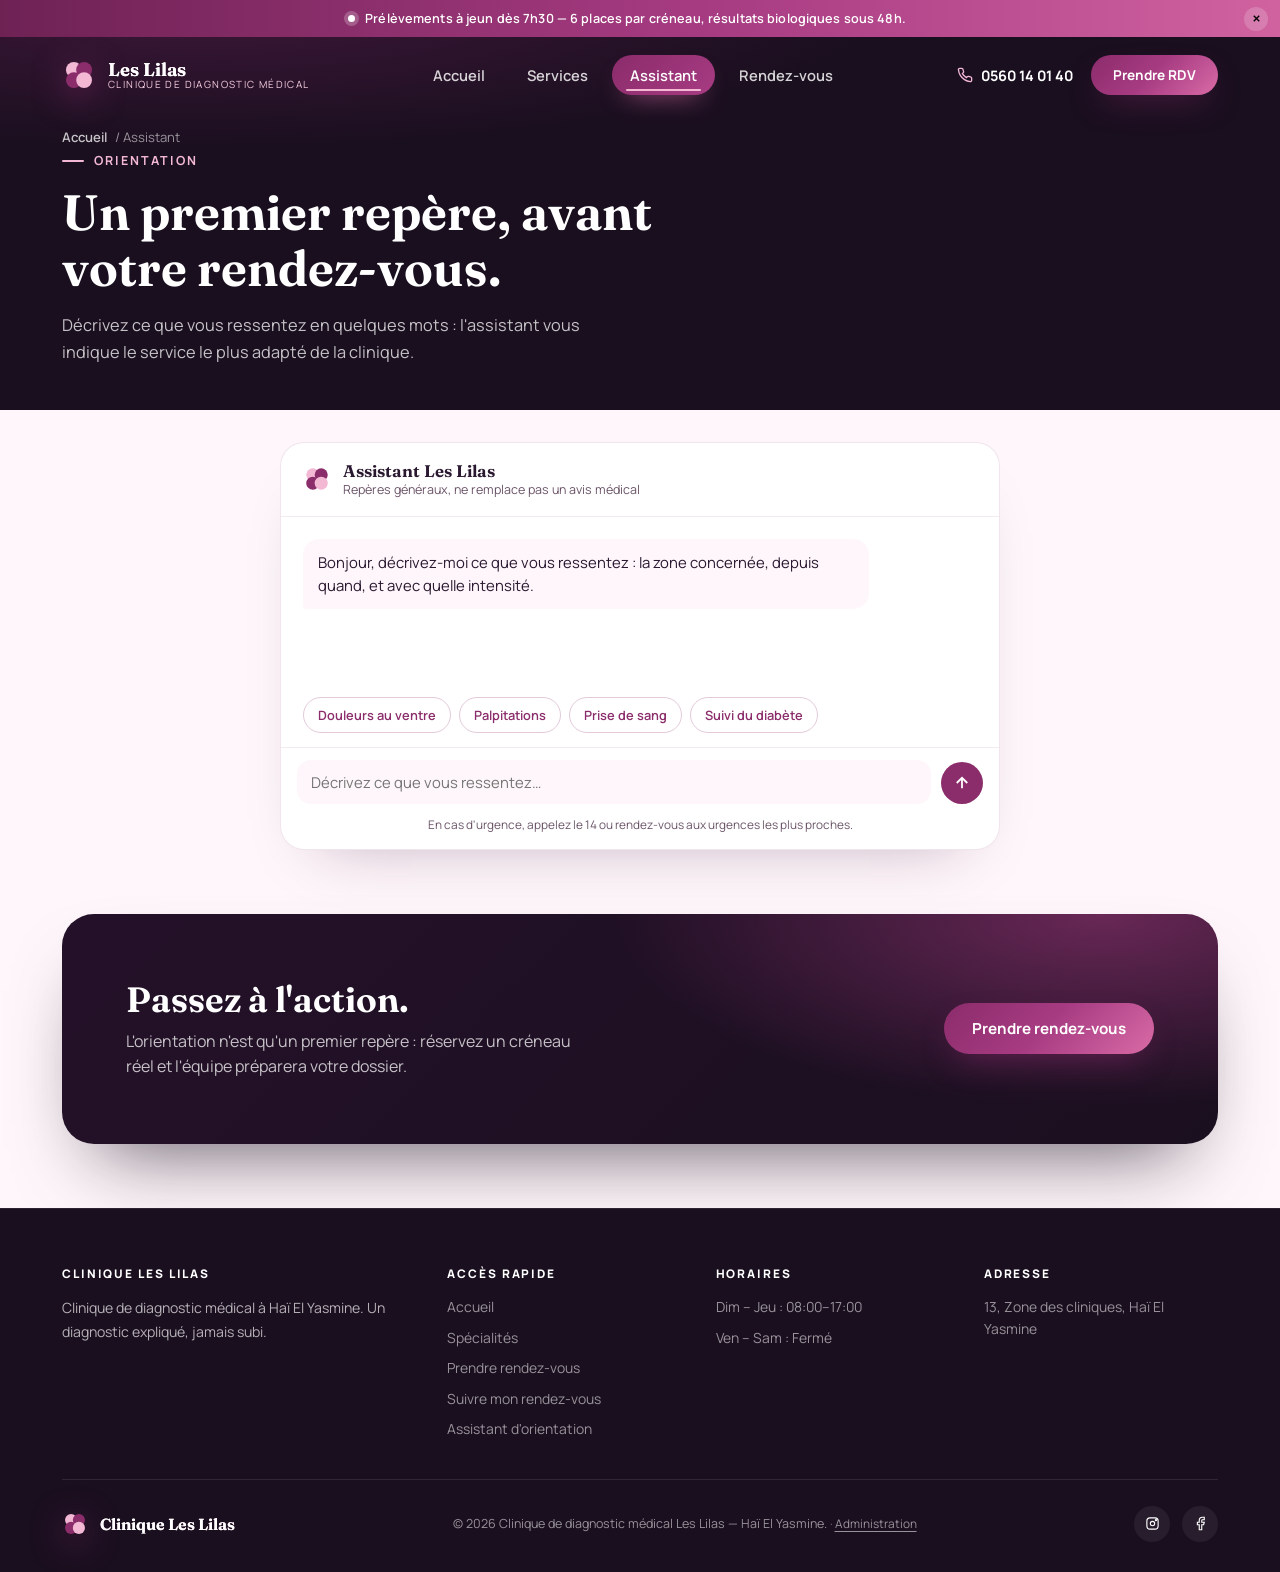
<file: assistant.html>
<!DOCTYPE html>
<html lang="fr">
<head>
<meta charset="UTF-8">
<meta name="viewport" content="width=device-width, initial-scale=1.0">
<title>Assistant — Clinique Les Lilas</title>
<link rel="preconnect" href="https://fonts.googleapis.com">
<link rel="preconnect" href="https://fonts.gstatic.com" crossorigin>
<link href="https://fonts.googleapis.com/css2?family=Fraunces:ital,opsz,wght@0,9..144,400;0,9..144,560;0,9..144,650;1,9..144,500&family=Manrope:wght@400;500;600;700;800&display=swap" rel="stylesheet">
<link rel="stylesheet" href="assets/styles.css">
</head>
<body data-page="assistant">

<!-- ===== NAV ===== -->
<header id="siteHeader">
  <div class="wrap">
    <nav>
      <a href="index.html" class="brand">
        <svg class="clover" viewBox="0 0 60 60" fill="none">
          <circle class="petal" cx="21" cy="21" r="14" fill="#F3B8D4"/>
          <circle class="petal" cx="39" cy="21" r="14" fill="#8B2C6B"/>
          <circle class="petal" cx="21" cy="39" r="14" fill="#8B2C6B"/>
          <circle class="petal" cx="39" cy="39" r="14" fill="#F3B8D4"/>
        </svg>
        <span class="brand-text"><b>Les Lilas</b><span>Clinique de diagnostic médical</span></span>
      </a>

      <div class="nav-links" id="navLinks">
        <div class="nav-pill" id="navPill"></div>
        <a href="index.html" class="nav-link" data-target="home">Accueil</a>
        <a href="services.html" class="nav-link" data-target="services">Services</a>
        <a href="assistant.html" class="nav-link" data-target="assistant">Assistant</a>
        <a href="rendezvous.html" class="nav-link" data-target="rendezvous">Rendez-vous</a>
      </div>

      <div class="nav-cta">
        <a href="tel:0560140140" class="nav-phone">
          <svg viewBox="0 0 24 24" fill="none" stroke="currentColor" stroke-width="2"><path d="M22 16.92v3a2 2 0 0 1-2.18 2 19.79 19.79 0 0 1-8.63-3.07 19.5 19.5 0 0 1-6-6 19.79 19.79 0 0 1-3.07-8.67A2 2 0 0 1 4.11 2h3a2 2 0 0 1 2 1.72c.127.96.361 1.903.7 2.81a2 2 0 0 1-.45 2.11L8.09 9.91a16 16 0 0 0 6 6l1.27-1.27a2 2 0 0 1 2.11-.45c.907.339 1.85.573 2.81.7A2 2 0 0 1 22 16.92z"/></svg>
          0560 14 01 40
        </a>
        <a href="rendezvous.html" class="btn btn-primary nav-book-btn" style="padding:11px 22px;font-size:.85rem;">Prendre RDV</a>
        <button class="burger" id="burgerBtn" aria-label="Menu"><span></span><span></span><span></span></button>
      </div>
    </nav>
  </div>
</header>

<div class="menu-backdrop" id="menuBackdrop"></div>
<div class="mobile-menu" id="mobileMenu">
  <a href="index.html" class="mm-link">Accueil</a>
  <a href="services.html" class="mm-link">Services</a>
  <a href="assistant.html" class="mm-link">Assistant</a>
  <a href="rendezvous.html" class="mm-link">Rendez-vous</a>
  <a href="tel:0560140140" class="btn btn-primary">Appeler la clinique</a>
</div>

<!-- ===== PAGE HERO ===== -->
<section class="page-hero">
  <span class="blob blob1"></span>
  <span class="blob blob2" style="bottom:-160px;right:10%;"></span>
  <div class="wrap">
    <div class="breadcrumb"><a href="index.html">Accueil</a> / Assistant</div>
    <div class="eyebrow">Orientation</div>
    <h1>Un premier repère, avant votre rendez-vous.</h1>
    <p>Décrivez ce que vous ressentez en quelques mots : l'assistant vous indique le service le plus adapté de la clinique.</p>
  </div>
</section>

<!-- ===== ASSISTANT ===== -->
<section class="chat-sec">
  <div class="wrap">
    <div class="chat">
      <div class="chat-head">
        <svg class="clover" viewBox="0 0 60 60" fill="none"><circle cx="21" cy="21" r="14" fill="#F3B8D4"/><circle cx="39" cy="21" r="14" fill="#8B2C6B"/><circle cx="21" cy="39" r="14" fill="#8B2C6B"/><circle cx="39" cy="39" r="14" fill="#F3B8D4"/></svg>
        <div><h2>Assistant Les Lilas</h2><p>Repères généraux, ne remplace pas un avis médical</p></div>
      </div>
      <div class="chat-log" id="chatLog" aria-live="polite"></div>
      <div class="chat-chips" id="chips"></div>
      <form class="chat-form" id="chatForm">
        <textarea id="chatInput" rows="1" maxlength="600" placeholder="Décrivez ce que vous ressentez…" aria-label="Votre message"></textarea>
        <button type="submit" class="chat-send" aria-label="Envoyer"><svg viewBox="0 0 24 24" fill="none" stroke="currentColor" stroke-width="2.4"><path d="M12 19V5M5 12l7-7 7 7"/></svg></button>
      </form>
      <p class="chat-note">En cas d'urgence, appelez le 14 ou rendez-vous aux urgences les plus proches.</p>
    </div>
  </div>
</section>

<!-- ===== NEXT SLOTS ===== -->
<section class="cta-band">
  <div class="wrap">
    <div>
      <h2>Passez à l'action.</h2>
      <p>L'orientation n'est qu'un premier repère : réservez un créneau réel et l'équipe préparera votre dossier.</p>
    </div>
    <div class="cta-actions">
      <a href="rendezvous.html" class="btn btn-primary">Prendre rendez-vous</a>
    </div>
  </div>
</section>

<footer>
  <div class="wrap foot-grid">
    <a href="index.html" class="brand">
      <svg class="clover" viewBox="0 0 60 60" fill="none" style="width:26px;height:26px;">
        <circle cx="21" cy="21" r="14" fill="#F3B8D4"/>
        <circle cx="39" cy="21" r="14" fill="#8B2C6B"/>
        <circle cx="21" cy="39" r="14" fill="#8B2C6B"/>
        <circle cx="39" cy="39" r="14" fill="#F3B8D4"/>
      </svg>
      <span class="brand-text"><b>Clinique Les Lilas</b></span>
    </a>
    <small>© 2026 Clinique de diagnostic médical Les Lilas — Haï El Yasmine.</small>
    <div class="social">
      <a href="#" aria-label="Instagram"><svg viewBox="0 0 24 24" fill="none" stroke="currentColor" stroke-width="1.8"><rect x="3" y="3" width="18" height="18" rx="5"/><circle cx="12" cy="12" r="3.5"/><circle cx="17.5" cy="6.5" r="1"/></svg></a>
      <a href="#" aria-label="Facebook"><svg viewBox="0 0 24 24" fill="none" stroke="currentColor" stroke-width="1.8"><path d="M18 2h-3a5 5 0 0 0-5 5v3H7v4h3v8h4v-8h3l1-4h-4V7a1 1 0 0 1 1-1h3z"/></svg></a>
    </div>
  </div>
</footer>

<script src="assets/lilas-data.js"></script>
<script src="assets/site.js"></script>
<script>
(function(){
  const services = lilasGetServices(), $ = id=>document.getElementById(id), esc = escapeHtmlShared;
  const log=$('chatLog'), form=$('chatForm'), input=$('chatInput'), chips=$('chips');
  const norm = s=>(s||'').toLowerCase().replace(/œ/g,'oe').replace(/æ/g,'ae').replace(/[’‘`]/g,"'").normalize('NFD').replace(/[\u0300-\u036f]/g,'').replace(/\s+/g,' ');
  const NEG = /\b(pas|sans|aucun|aucune|jamais|ni)\b[^.,;!?]{0,14}$/;
  // true if the pattern appears and is not negated ("pas de fièvre", "sans douleur thoracique"…)
  function find(t,re){
    const g=new RegExp(re,'g'); let m;
    while((m=g.exec(t))){
      if(!NEG.test(t.slice(Math.max(0,m.index-20),m.index))) return true;
      if(!m[0].length) g.lastIndex++;
    }
    return false;
  }
  // weighted patterns per service id (3 = strong signal, 1 = weak)
  const T = {
    s1:[[3,'coeur|cardiaque|palpitation|hypertension|\\becg\\b|electrocardiogramme|battements? (irregulier|rapide)|tension arterielle'],[2,'poitrine|thorax|essouffl|souffle court|oppression'],[1,'tension|chevilles? gonfl|jambes? gonfl']],
    s2:[[3,'estomac|ventre|digest|intestin|\\bfoie|reflux|ballonnement|diarrhee|constipation|nausee|vomi|abdomin|colon|hemorroide'],[1,'gastrique|ulcere|jaunisse']],
    s3:[[3,'radiograph|radiolog|\\bradio\\b|echograph|scanner|\\birm\\b|imagerie|mammograph'],[1,'fracture|entorse']],
    s4:[[3,'diabet|glycemie|insuline|cholesterol|soif (excessive|intense)'],[2,'fatigue (chronique|persistante)|perte de poids|prise de poids']],
    s5:[[3,'anemi|ecchymose|coagulation|globules|hemoglobine|bleus? (facilement|sans raison)|ganglion'],[2,'saignement|paleur|\\bpale\\b'],[1,'vertige']],
    s6:[[3,'scintigraph|thyroid|nucleaire|\\btep\\b']],
    s7:[[3,'prostate|\\burin|vessie|cystite|\\breins?\\b|calcul']],
    s8:[[3,'prise de sang|bilan (sanguin|biologique|complet)|analyses?\\b|laboratoire|prelevement|a jeun'],[1,'resultats?']]
  };
  // custom services added from the admin: derive keywords from their title/category
  const derive = s=>{ const w=norm([s.title,s.tag,s.eyebrow].join(' ')).split(/[^a-z]+/).filter(x=>x.length>4&&!/^medecin/.test(x)); return w.length?[[2,w.map(x=>'\\b'+x).join('|')]]:[]; };
  const EMG = 'douleurs? (thoracique|dans la poitrine|a la poitrine)|(oppression|serrement)[a-z ]{0,12}(poitrine|thorax)|crise cardiaque|infarctus|\\bavc\\b|(mal|difficultes?) (a|de) respirer|n\'arrive (plus |pas )?a respirer|perte de connaissance|(perdu|perd) connaissance|evanoui|syncope|saignements? (abondant|important|incontrolable)|vomi\\w* (de )?sang|sang dans (les )?(selles|vomis)|paralysie|visage (qui )?(tombe|paralys)|confusion soudaine|douleur (insupportable|atroce|foudroyante)|convulsion|suicid|me tuer|envie de mourir|en finir avec la vie';
  const rank = t=>services.map(s=>{ let sc=0; (T[s.id]||derive(s)).forEach(([w,re])=>{ if(find(t,re)) sc+=w; }); return {s,sc}; }).filter(r=>r.sc>0).sort((a,b)=>b.sc-a.sc);

  let userText='', turns=0, busy=false;
  function add(cls,build){ const d=document.createElement('div'); d.className='msg '+cls; build(d); log.appendChild(d); log.scrollTop=log.scrollHeight; return d; }
  const say = (cls,text)=>add(cls,d=>{ d.textContent=text; });

  function urgent(){
    add('bot urgent',d=>{ d.innerHTML='<p><b>Cela peut nécessiter une prise en charge immédiate.</b></p><p style="margin-top:6px">Appelez les urgences (14) ou rendez-vous aux urgences les plus proches, sans attendre un rendez-vous. Ne restez pas seul(e).</p><div class="reco-actions"><a class="reco-btn primary" href="tel:0560140140">Appeler la clinique</a></div>'; });
  }
  function recommend(s,alt){
    const title = s ? s.title : 'Consultation générale', tag = s ? (s.tag||'') : '';
    add('bot',d=>{
      d.innerHTML = '<p>'+(s ? 'Voici le service le plus adapté à ce que vous décrivez. Surveillez l\'évolution de vos symptômes et évitez l\'automédication prolongée.' : 'Je ne peux pas cibler une spécialité précise : une consultation générale permettra à un médecin de faire le point.')+'</p>'
        +'<div class="reco"><small>Service conseillé</small><h3>'+esc(title)+'</h3>'+(tag?'<span class="reco-tag">'+esc(tag)+'</span>':'')
        +'<div class="reco-actions"><a class="reco-btn primary" href="rendezvous.html?service='+encodeURIComponent(title)+'">Prendre rendez-vous</a>'
        +(s?'<a class="reco-btn" href="services.html?service='+encodeURIComponent(title)+'">Voir le service</a>':'')
        +'<button type="button" class="reco-btn" data-cb>Être rappelé</button></div></div>'
        +(alt?'<p class="reco-alt">Autre piste possible : '+esc(alt.title)+'.</p>':'');
      d.querySelectorAll('a[href^="rendezvous"]').forEach(a=>a.addEventListener('click',()=>{ try{ sessionStorage.setItem('lilas_handoff',JSON.stringify({service:title,text:userText.trim()})); }catch(e){} }));
      d.querySelector('[data-cb]').addEventListener('click',ev=>{
        ev.target.disabled=true;
        const f=document.createElement('form'); f.className='cb-form';
        f.innerHTML='<input name="n" placeholder="Nom complet" autocomplete="name" required><input name="p" type="tel" placeholder="Téléphone (05XX XX XX XX)" autocomplete="tel" required><small>Votre description sera transmise à l\'équipe de la clinique pour vous rappeler.</small><span class="cb-err" role="alert"></span><button class="reco-btn primary" type="submit">Envoyer</button>';
        d.appendChild(f); f.n.focus(); log.scrollTop=log.scrollHeight;
        f.addEventListener('submit',e=>{
          e.preventDefault();
          const n=f.n.value.trim(), p=f.p.value.trim(), dg=p.replace(/\D/g,'').replace(/^213/,'0');
          if(n.length<2||!/^0\d{8,9}$/.test(dg)){ f.querySelector('.cb-err').textContent='Vérifiez votre nom et votre numéro de téléphone.'; return; }
          lilasAddMessage({name:n,phone:p,service:title,message:'Orientation : '+title+'. Motif décrit par le patient : « '+userText.trim()+' ».',source:'assistant'});
          f.remove(); say('bot','Merci '+n.split(' ')[0]+', votre demande a bien été transmise. La clinique vous rappellera.');
        });
      });
    });
  }
  function respond(raw){
    userText += ' '+raw; turns++;
    const t = norm(userText);
    if(find(t,EMG)){ urgent(); return; }
    const r = rank(t);
    if(!r.length){
      if(turns===1 && /^(bonjour|salut|bonsoir|coucou|hello)\b/.test(norm(raw))){ say('bot','Bonjour ! Dites-moi ce que vous ressentez : où, depuis quand, et avec quelle intensité.'); turns=0; userText=''; return; }
      if(turns<2){ say('bot','Pouvez-vous préciser la zone concernée, la durée et l\'intensité ? Cela m\'aide à vous orienter.'); return; }
      return recommend(null,null);
    }
    const top=r[0], alt=(r[1]&&r[1].sc>=2&&r[1].sc>=top.sc*.6)?r[1].s:null;
    if(top.sc<2 && turns<2){ say('bot','Pouvez-vous en dire un peu plus (zone, durée, intensité) ?'); return; }
    recommend(top.s,alt);
  }
  const grow=()=>{ input.style.height='auto'; input.style.height=Math.min(input.scrollHeight,120)+'px'; };
  form.addEventListener('submit',e=>{
    e.preventDefault();
    const v=input.value.trim(); if(!v||busy) return;
    busy=true; chips.hidden=true; say('user',v); input.value=''; grow();
    const ty=add('bot typing',d=>{ d.innerHTML='<i></i><i></i><i></i>'; });
    setTimeout(()=>{ ty.remove(); respond(v); busy=false; input.focus(); },650);
  });
  input.addEventListener('input',grow);
  input.addEventListener('keydown',e=>{ if(e.key==='Enter'&&!e.shiftKey&&!e.isComposing){ e.preventDefault(); form.requestSubmit(); } });
  ['Douleurs au ventre','Palpitations','Prise de sang','Suivi du diabète'].forEach(c=>{
    const b=document.createElement('button'); b.type='button'; b.textContent=c;
    b.addEventListener('click',()=>{ input.value=c; form.requestSubmit(); });
    chips.appendChild(b);
  });
  say('bot','Bonjour, décrivez-moi ce que vous ressentez : la zone concernée, depuis quand, et avec quelle intensité.');
})();
</script>
</body>
</html>
</file>
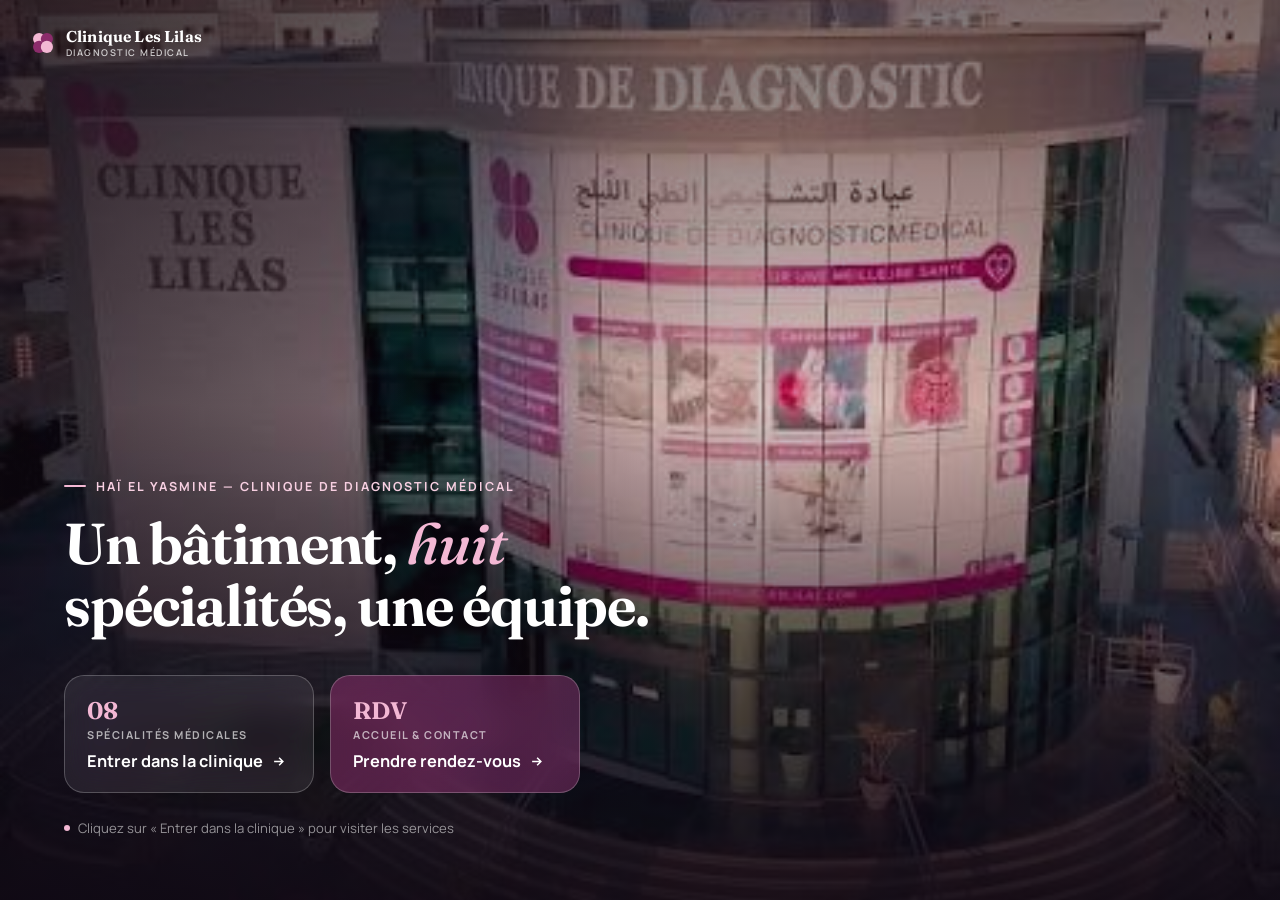
<file: clinique-experience.html>
<!DOCTYPE html>
<html lang="fr">
<head>
<meta charset="UTF-8">
<meta name="viewport" content="width=device-width, initial-scale=1.0">
<title>Clinique Les Lilas — Entrez dans la clinique</title>
<link rel="preconnect" href="https://fonts.googleapis.com">
<link rel="preconnect" href="https://fonts.gstatic.com" crossorigin>
<link href="https://fonts.googleapis.com/css2?family=Fraunces:ital,opsz,wght@0,9..144,400;0,9..144,560;0,9..144,650;1,9..144,500&family=Manrope:wght@400;500;600;700;800&display=swap" rel="stylesheet">
<style>
  :root{
    --purple-950:#1A0F1F;
    --purple-900:#241129;
    --purple-800:#3E1739;
    --purple-600:#8B2C6B;
    --purple-500:#A73B82;
    --pink-300:#F3B8D4;
    --pink-200:#F7CFE1;
    --pink-100:#FBEAF3;
    --pink-50:#FEF6FA;
    --white:#FFFFFF;
    --ink:#2A1830;
    --ease:cubic-bezier(.22,1,.36,1);
    --ease-in:cubic-bezier(.7,0,.84,0);
  }
  *{margin:0;padding:0;box-sizing:border-box;}
  html,body{height:100%;overflow:hidden;}
  body{
    font-family:'Manrope',sans-serif;
    background:var(--purple-950);
    color:var(--white);
    -webkit-font-smoothing:antialiased;
    position:relative;
  }
  h1,h2,h3,.display{font-family:'Fraunces',serif;}
  button{font-family:inherit;cursor:pointer;border:none;background:none;color:inherit;}
  ::selection{background:var(--purple-600);color:#fff;}

  @media (prefers-reduced-motion: reduce){
    *{animation-duration:.001ms !important;transition-duration:.001ms !important;}
  }

  /* ---------- persistent brandmark ---------- */
  .brandmark{
    position:fixed;top:26px;left:30px;z-index:500;
    display:flex;align-items:center;gap:10px;
    font-family:'Fraunces',serif;font-weight:650;letter-spacing:.01em;
    text-shadow:0 2px 14px rgba(0,0,0,.4);
    pointer-events:none;
  }
  .brandmark svg{width:26px;height:26px;flex-shrink:0;}
  .brandmark span{font-size:.98rem;}
  .brandmark small{display:block;font-family:'Manrope',sans-serif;font-weight:600;font-size:.58rem;letter-spacing:.16em;text-transform:uppercase;opacity:.75;}

  /* ---------- flash overlay for the fly-through ---------- */
  .flash{
    position:fixed;inset:0;background:#fff;opacity:0;pointer-events:none;z-index:900;
    transition:opacity .5s ease;
  }
  body.flash-on .flash{opacity:1;transition:opacity .35s ease;}

  /* ---------- scene shell ---------- */
  .scene{
    position:fixed;inset:0;
    opacity:0;visibility:hidden;pointer-events:none;
    transition:opacity .7s var(--ease);
  }
  .scene.active{opacity:1;visibility:visible;pointer-events:auto;}

  /* =========================================================
     SCENE 1 — HOME (the building)
  ========================================================= */
  .scene-home{overflow:hidden;}
  .zoom-target{
    position:absolute;inset:0;
    transform:scale(1);
    transform-origin:57% 76%;
    transition:transform 1.15s var(--ease-in), filter 1.15s var(--ease-in);
    will-change:transform;
  }
  .zoom-target.zoom-in{transform:scale(9);filter:blur(9px) brightness(1.15);}
  .zoom-target img{
    width:100%;height:100%;object-fit:cover;
    animation:kenburns 26s ease-in-out infinite alternate;
  }
  @keyframes kenburns{
    0%{transform:scale(1) translate(0,0);}
    100%{transform:scale(1.09) translate(-1.2%,-1%);}
  }
  .vignette{
    position:absolute;inset:0;
    background:
      linear-gradient(0deg, rgba(15,8,18,.92) 0%, rgba(15,8,18,.55) 32%, rgba(15,8,18,.15) 55%, rgba(15,8,18,.55) 100%),
      linear-gradient(100deg, rgba(15,8,18,.65) 0%, rgba(15,8,18,.05) 42%, transparent 60%);
  }
  .home-content{
    position:relative;z-index:2;height:100%;
    display:flex;flex-direction:column;justify-content:flex-end;
    padding:0 clamp(24px,6vw,64px) clamp(46px,7vh,80px);
    max-width:900px;
  }
  .home-content .eyebrow{
    font-size:.78rem;letter-spacing:.16em;text-transform:uppercase;color:var(--pink-200);font-weight:700;
    display:flex;align-items:center;gap:10px;margin-bottom:18px;
    opacity:0;animation:riseIn .9s var(--ease) .15s forwards;
  }
  .home-content .eyebrow::before{content:"";width:22px;height:2px;background:var(--pink-300);border-radius:2px;}
  .home-content h1{
    font-size:clamp(2rem,5.4vw,3.6rem);font-weight:650;line-height:1.08;letter-spacing:-.02em;
    opacity:0;animation:riseIn .9s var(--ease) .28s forwards;
  }
  .home-content h1 em{font-style:italic;font-weight:500;color:var(--pink-300);}
  @keyframes riseIn{from{opacity:0;transform:translateY(24px);}to{opacity:1;transform:translateY(0);}}

  .portal-row{display:flex;gap:16px;flex-wrap:wrap;margin-top:38px;}
  .portal-btn{
    position:relative;display:flex;flex-direction:column;align-items:flex-start;gap:2px;
    width:250px;padding:20px 22px;border-radius:20px;text-align:left;
    background:rgba(255,255,255,.08);
    border:1px solid rgba(255,255,255,.22);
    backdrop-filter:blur(16px) saturate(140%);
    transition:transform .5s var(--ease), background .4s ease, border-color .4s ease, box-shadow .5s var(--ease);
    opacity:0;animation:riseIn .9s var(--ease) .42s forwards;
    overflow:hidden;
  }
  .portal-row .portal-btn:nth-child(2){animation-delay:.52s;}
  .portal-btn::after{
    content:"";position:absolute;inset:0;border-radius:20px;
    background:linear-gradient(135deg,rgba(243,184,212,.28),transparent 55%);
    opacity:0;transition:opacity .4s ease;
  }
  .portal-btn:hover{transform:translateY(-5px);border-color:rgba(255,255,255,.5);box-shadow:0 20px 50px -18px rgba(0,0,0,.55);}
  .portal-btn:hover::after{opacity:1;}
  .portal-btn-alt{background:linear-gradient(135deg,rgba(139,44,107,.55),rgba(167,59,130,.4));}
  .portal-num{font-family:'Fraunces',serif;font-size:1.5rem;font-weight:650;color:var(--pink-300);}
  .portal-label{font-size:.68rem;letter-spacing:.14em;text-transform:uppercase;color:rgba(255,255,255,.65);font-weight:700;}
  .portal-title{font-size:1.02rem;font-weight:700;margin-top:6px;display:flex;align-items:center;gap:8px;}
  .portal-title svg{width:15px;height:15px;transition:transform .4s var(--ease);}
  .portal-btn:hover .portal-title svg{transform:translateX(5px);}

  .hint{
    margin-top:26px;font-size:.82rem;color:rgba(255,255,255,.55);
    opacity:0;animation:riseIn .9s var(--ease) .68s forwards;
    display:flex;align-items:center;gap:8px;
  }
  .hint .dot{width:6px;height:6px;border-radius:50%;background:var(--pink-300);animation:blink 1.8s infinite;}
  @keyframes blink{0%,100%{opacity:1;}50%{opacity:.25;}}

  /* ---------- shared back button ---------- */
  .back-btn{
    position:fixed;top:26px;right:30px;z-index:400;
    display:flex;align-items:center;gap:8px;
    padding:11px 18px 11px 14px;border-radius:999px;font-size:.82rem;font-weight:700;
    background:rgba(255,255,255,.08);border:1px solid rgba(255,255,255,.2);
    backdrop-filter:blur(14px);transition:transform .4s var(--ease), background .3s ease;
  }
  .back-btn:hover{transform:translateX(-3px);background:rgba(255,255,255,.16);}
  .back-btn svg{width:15px;height:15px;}

  /* =========================================================
     SCENE 2 — SERVICES (inside the building)
  ========================================================= */
  .scene-services{
    background:
      radial-gradient(ellipse 100% 60% at 80% 0%, #3E1739 0%, var(--purple-950) 60%);
    display:flex;flex-direction:column;
  }
  .lobby-head{padding:110px clamp(24px,6vw,64px) 0;max-width:640px;}
  .lobby-head .eyebrow{
    font-size:.78rem;letter-spacing:.16em;text-transform:uppercase;color:var(--pink-200);font-weight:700;
    display:flex;align-items:center;gap:10px;margin-bottom:14px;
  }
  .lobby-head .eyebrow::before{content:"";width:22px;height:2px;background:var(--pink-300);border-radius:2px;}
  .lobby-head h2{font-size:clamp(1.7rem,3.6vw,2.5rem);font-weight:650;line-height:1.12;}

  .elevator-rail{
    position:absolute;top:118px;bottom:96px;right:clamp(18px,4vw,54px);width:2px;z-index:3;
    display:flex;justify-content:center;
  }
  .rail-line{position:absolute;inset:0;background:rgba(255,255,255,.16);border-radius:2px;}
  .rail-dot{
    position:absolute;left:50%;top:0;transform:translate(-50%,0);
    width:12px;height:12px;border-radius:50%;
    background:var(--pink-300);box-shadow:0 0 0 5px rgba(243,184,212,.18);
    transition:top .5s var(--ease);
  }

  .floor-stack{
    flex:1;overflow-y:auto;overflow-x:hidden;scroll-snap-type:y proximity;
    padding:44px clamp(24px,6vw,64px) 140px;
    display:flex;flex-direction:column;gap:22px;
    max-width:920px;
  }
  .floor-card{
    scroll-snap-align:start;
    position:relative;display:grid;grid-template-columns:auto 1fr;gap:22px;
    padding:30px clamp(20px,3vw,34px);border-radius:24px;
    background:linear-gradient(155deg,rgba(255,255,255,.09),rgba(255,255,255,.02));
    border:1px solid rgba(255,255,255,.14);
    opacity:0;transform:translateY(26px);
    transition:opacity .7s var(--ease), transform .7s var(--ease), border-color .3s ease, background .3s ease;
  }
  .floor-card.in{opacity:1;transform:translateY(0);}
  .floor-card:hover{border-color:rgba(243,184,212,.45);background:linear-gradient(155deg,rgba(255,255,255,.13),rgba(255,255,255,.03));}
  .floor-num{
    font-family:'Fraunces',serif;font-size:2.6rem;font-weight:650;color:rgba(255,255,255,.16);
    line-height:1;align-self:start;
  }
  .floor-icon{
    width:46px;height:46px;border-radius:14px;flex-shrink:0;
    display:flex;align-items:center;justify-content:center;margin-bottom:14px;
    background:linear-gradient(135deg,var(--purple-600),var(--purple-500));
  }
  .floor-icon svg{width:22px;height:22px;color:#fff;}
  .floor-card h3{font-size:1.18rem;font-weight:650;margin-bottom:4px;}
  .floor-tag{font-size:.72rem;letter-spacing:.1em;text-transform:uppercase;color:var(--pink-300);font-weight:700;margin-bottom:10px;}
  .floor-card p{font-size:.92rem;line-height:1.6;color:rgba(255,255,255,.72);max-width:56ch;}

  .cta-contact-from-services{
    position:fixed;left:50%;bottom:26px;transform:translateX(-50%);z-index:80;
    display:flex;align-items:center;gap:10px;
    padding:15px 26px;border-radius:999px;font-weight:700;font-size:.92rem;
    background:linear-gradient(135deg,var(--purple-600),var(--purple-500));
    box-shadow:0 14px 34px -10px rgba(139,44,107,.65);
    transition:transform .4s var(--ease);
  }
  .cta-contact-from-services:hover{transform:translateX(-50%) translateY(-3px);}
  .cta-contact-from-services svg{width:15px;height:15px;}

  /* =========================================================
     SCENE 3 — CONTACT (reception desk)
  ========================================================= */
  .scene-contact{
    background:
      radial-gradient(ellipse 90% 60% at 15% 0%, #3E1739 0%, var(--purple-950) 55%);
    overflow-y:auto;
  }
  .door{
    position:fixed;top:0;bottom:0;width:50%;z-index:600;
    background:
      linear-gradient(155deg,rgba(255,255,255,.14),rgba(255,255,255,.02)),
      linear-gradient(135deg,var(--purple-800),var(--purple-950));
    border-right:1px solid rgba(255,255,255,.1);
    transition:transform .95s var(--ease-in);
    display:flex;align-items:center;pointer-events:none;
  }
  .door-left{left:0;justify-content:flex-end;transform:translateX(0);}
  .door-right{right:0;justify-content:flex-start;transform:translateX(0);border-right:none;border-left:1px solid rgba(255,255,255,.1);}
  .door .clover{width:34px;height:34px;margin:0 30px;opacity:.5;}
  body.doors-open .door-left{transform:translateX(-101%);}
  body.doors-open .door-right{transform:translateX(101%);}

  .reception-wrap{padding:118px clamp(24px,6vw,64px) 90px;max-width:1180px;margin:0 auto;}
  .reception-wrap .eyebrow{
    font-size:.78rem;letter-spacing:.16em;text-transform:uppercase;color:var(--pink-200);font-weight:700;
    display:flex;align-items:center;gap:10px;margin-bottom:14px;
  }
  .reception-wrap .eyebrow::before{content:"";width:22px;height:2px;background:var(--pink-300);border-radius:2px;}
  .reception-wrap h2{font-size:clamp(1.7rem,3.6vw,2.5rem);font-weight:650;margin-bottom:16px;line-height:1.14;}
  .reception-wrap > p.lede{color:rgba(255,255,255,.72);max-width:520px;line-height:1.6;margin-bottom:38px;}

  .reception-grid{display:grid;grid-template-columns:1fr 1.05fr;gap:52px;align-items:start;}
  .info-list{display:flex;flex-direction:column;gap:18px;}
  .info-row{display:flex;gap:16px;align-items:flex-start;}
  .info-row .icon-badge{
    width:42px;height:42px;border-radius:12px;flex-shrink:0;
    display:flex;align-items:center;justify-content:center;
    background:rgba(255,255,255,.08);border:1px solid rgba(255,255,255,.16);
  }
  .info-row .icon-badge svg{width:18px;height:18px;color:var(--pink-200);}
  .info-row h4{font-size:.95rem;font-weight:700;margin-bottom:3px;}
  .info-row p, .info-row a{font-size:.9rem;color:rgba(255,255,255,.68);}
  .info-row a:hover{color:var(--pink-300);}

  .form-card{
    background:rgba(255,255,255,.06);border:1px solid rgba(255,255,255,.14);
    border-radius:24px;padding:30px;backdrop-filter:blur(10px);
  }
  .field-row{display:grid;grid-template-columns:1fr 1fr;gap:14px;}
  .field{margin-bottom:16px;}
  .field label{display:block;font-size:.76rem;font-weight:700;letter-spacing:.04em;text-transform:uppercase;color:rgba(255,255,255,.55);margin-bottom:7px;}
  .field input, .field select, .field textarea{
    width:100%;padding:12px 14px;border-radius:12px;font-family:inherit;font-size:.92rem;
    background:rgba(255,255,255,.07);border:1px solid rgba(255,255,255,.18);color:#fff;
    transition:border-color .3s ease,background .3s ease;
  }
  .field input::placeholder, .field textarea::placeholder{color:rgba(255,255,255,.35);}
  .field input:focus, .field select:focus, .field textarea:focus{outline:none;border-color:var(--pink-300);background:rgba(255,255,255,.11);}
  .field select option{background:var(--purple-900);color:#fff;}
  .form-submit{
    width:100%;justify-content:center;display:flex;align-items:center;gap:10px;
    padding:15px 28px;border-radius:999px;font-weight:700;font-size:.95rem;
    background:linear-gradient(135deg,var(--purple-600),var(--purple-500));
    box-shadow:0 10px 30px -8px rgba(139,44,107,.55);
    transition:transform .45s var(--ease);
  }
  .form-submit:hover{transform:translateY(-3px);}
  .form-submit svg{width:16px;height:16px;}
  .form-note{margin-top:12px;font-size:.85rem;color:var(--pink-300);min-height:1.2em;}

  @media(max-width:860px){
    .reception-grid{grid-template-columns:1fr;gap:34px;}
    .field-row{grid-template-columns:1fr;}
    .elevator-rail{display:none;}
    .portal-row{flex-direction:column;}
    .portal-btn{width:100%;}
    .floor-card{grid-template-columns:1fr;}
    .floor-num{font-size:1.6rem;}
  }
</style>
</head>
<body data-scene="home">

<div class="flash"></div>

<div class="brandmark">
  <svg viewBox="0 0 60 60" fill="none">
    <circle cx="21" cy="21" r="14" fill="#F3B8D4"/>
    <circle cx="39" cy="21" r="14" fill="#8B2C6B"/>
    <circle cx="21" cy="39" r="14" fill="#8B2C6B"/>
    <circle cx="39" cy="39" r="14" fill="#F3B8D4"/>
  </svg>
  <div>
    <span>Clinique Les Lilas</span>
    <small>Diagnostic médical</small>
  </div>
</div>

<!-- ================= SCENE 1 : HOME ================= -->
<section class="scene scene-home active" id="scene-home">
  <div class="zoom-target" id="zoomTarget">
    <img src="./assets/clinique-building.png" alt="Vue aérienne de la Clinique Les Lilas">
    <div class="vignette"></div>
  </div>

  <div class="home-content">
    <p class="eyebrow">Haï El Yasmine — Clinique de diagnostic médical</p>
    <h1>Un bâtiment, <em>huit</em><br>spécialités, une équipe.</h1>

    <div class="portal-row">
      <button class="portal-btn" id="btnServices" type="button">
        <span class="portal-num">08</span>
        <span class="portal-label">Spécialités médicales</span>
        <span class="portal-title">Entrer dans la clinique
          <svg viewBox="0 0 24 24" fill="none" stroke="currentColor" stroke-width="2.4"><path d="M5 12h14M13 6l6 6-6 6"/></svg>
        </span>
      </button>
      <button class="portal-btn portal-btn-alt" id="btnContact" type="button">
        <span class="portal-num">RDV</span>
        <span class="portal-label">Accueil &amp; contact</span>
        <span class="portal-title">Prendre rendez-vous
          <svg viewBox="0 0 24 24" fill="none" stroke="currentColor" stroke-width="2.4"><path d="M5 12h14M13 6l6 6-6 6"/></svg>
        </span>
      </button>
    </div>

    <p class="hint"><span class="dot"></span>Cliquez sur « Entrer dans la clinique » pour visiter les services</p>
  </div>
</section>

<!-- ================= SCENE 2 : SERVICES ================= -->
<section class="scene scene-services" id="scene-services">
  <button class="back-btn" id="backFromServices" type="button">
    <svg viewBox="0 0 24 24" fill="none" stroke="currentColor" stroke-width="2.4"><path d="M19 12H5M11 6l-6 6 6 6"/></svg>
    Retour au parvis
  </button>

  <div class="lobby-head">
    <p class="eyebrow">Vous êtes ici — hall d'accueil</p>
    <h2>Huit départements, un seul bâtiment.</h2>
  </div>

  <div class="elevator-rail" id="elevatorRail">
    <div class="rail-line"></div>
    <div class="rail-dot" id="railDot"></div>
  </div>

  <div class="floor-stack" id="floorStack"></div>

  <button class="cta-contact-from-services" id="btnContactFromServices" type="button">
    Prendre rendez-vous
    <svg viewBox="0 0 24 24" fill="none" stroke="currentColor" stroke-width="2.4"><path d="M5 12h14M13 6l6 6-6 6"/></svg>
  </button>
</section>

<!-- ================= SCENE 3 : CONTACT ================= -->
<section class="scene scene-contact" id="scene-contact">
  <button class="back-btn" id="backFromContact" type="button">
    <svg viewBox="0 0 24 24" fill="none" stroke="currentColor" stroke-width="2.4"><path d="M19 12H5M11 6l-6 6 6 6"/></svg>
    Retour
  </button>

  <div class="door door-left" id="doorLeft">
    <svg class="clover" viewBox="0 0 60 60" fill="none">
      <circle cx="21" cy="21" r="14" fill="#F3B8D4"/><circle cx="39" cy="21" r="14" fill="#8B2C6B"/>
      <circle cx="21" cy="39" r="14" fill="#8B2C6B"/><circle cx="39" cy="39" r="14" fill="#F3B8D4"/>
    </svg>
  </div>
  <div class="door door-right" id="doorRight">
    <svg class="clover" viewBox="0 0 60 60" fill="none">
      <circle cx="21" cy="21" r="14" fill="#F3B8D4"/><circle cx="39" cy="21" r="14" fill="#8B2C6B"/>
      <circle cx="21" cy="39" r="14" fill="#8B2C6B"/><circle cx="39" cy="39" r="14" fill="#F3B8D4"/>
    </svg>
  </div>

  <div class="reception-wrap">
    <p class="eyebrow">Contact</p>
    <h2>Parlons de votre santé.</h2>
    <p class="lede">Notre équipe vous répond du dimanche au jeudi. Appelez le service concerné ou laissez-nous un message, nous revenons vers vous rapidement.</p>

    <div class="reception-grid">
      <div class="info-list">
        <div class="info-row">
          <div class="icon-badge"><svg viewBox="0 0 24 24" fill="none" stroke="currentColor" stroke-width="1.8"><path d="M21 10c0 7-9 13-9 13S3 17 3 10a9 9 0 0 1 18 0Z"/><circle cx="12" cy="10" r="3"/></svg></div>
          <div><h4>Adresse</h4><p>13, Zone des cliniques, Haï El Yasmine</p></div>
        </div>
        <div class="info-row">
          <div class="icon-badge"><svg viewBox="0 0 24 24" fill="none" stroke="currentColor" stroke-width="1.8"><path d="M22 16.92v3a2 2 0 0 1-2.18 2 19.79 19.79 0 0 1-8.63-3.07 19.5 19.5 0 0 1-6-6 19.79 19.79 0 0 1-3.07-8.67A2 2 0 0 1 4.11 2h3a2 2 0 0 1 2 1.72c.127.96.361 1.903.7 2.81a2 2 0 0 1-.45 2.11L8.09 9.91a16 16 0 0 0 6 6l1.27-1.27a2 2 0 0 1 2.11-.45c.907.339 1.85.573 2.81.7A2 2 0 0 1 22 16.92z"/></svg></div>
          <div><h4>Consultation</h4><p><a href="tel:0560140140">0560 14 01 40</a></p></div>
        </div>
        <div class="info-row">
          <div class="icon-badge"><svg viewBox="0 0 24 24" fill="none" stroke="currentColor" stroke-width="1.8"><path d="M9 3v6l-6 10a1 1 0 0 0 .9 1.5h16.2a1 1 0 0 0 .9-1.5L15 9V3"/><path d="M9 3h6M9 12h6"/></svg></div>
          <div><h4>Laboratoire</h4><p><a href="tel:0560120420">0560 12 04 20</a></p></div>
        </div>
        <div class="info-row">
          <div class="icon-badge"><svg viewBox="0 0 24 24" fill="none" stroke="currentColor" stroke-width="1.8"><rect x="3" y="3" width="18" height="18" rx="3"/><circle cx="9" cy="9" r="2"/><path d="M21 15l-5-5L5 21"/></svg></div>
          <div><h4>Imagerie</h4><p><a href="tel:0560120220">0560 12 02 20</a></p></div>
        </div>
      </div>

      <form class="form-card" id="contactForm">
        <div class="field-row">
          <div class="field">
            <label for="fname">Nom complet</label>
            <input id="fname" type="text" placeholder="Votre nom" required>
          </div>
          <div class="field">
            <label for="fphone">Téléphone</label>
            <input id="fphone" type="tel" placeholder="05XX XX XX XX" required>
          </div>
        </div>
        <div class="field">
          <label for="fservice">Spécialité souhaitée</label>
          <select id="fservice"></select>
        </div>
        <div class="field">
          <label for="fmsg">Message</label>
          <textarea id="fmsg" rows="3" placeholder="Décrivez brièvement votre demande"></textarea>
        </div>
        <button type="submit" class="form-submit" id="formSubmit">
          <span id="submitLabel">Envoyer la demande</span>
          <svg viewBox="0 0 24 24" fill="none" stroke="currentColor" stroke-width="2.4"><path d="M5 12h14M13 6l6 6-6 6"/></svg>
        </button>
        <div class="form-note" id="formNote"></div>
      </form>
    </div>
  </div>
</section>

<script>
  // ---------- data ----------
  const services = [
    { title:"Médecin cardiologue", tag:"Cœur & circulation", icon:'<path d="M20.8 4.6a5.5 5.5 0 0 0-7.8 0L12 5.6l-1-1a5.5 5.5 0 0 0-7.8 7.8l1 1L12 21l7.8-7.6 1-1a5.5 5.5 0 0 0 0-7.8z"/>',
      desc:"Suivi du rythme cardiaque, de la tension et des facteurs de risque. Consultations, électrocardiogramme et échographie cardiaque pour prévenir et traiter les maladies cardiovasculaires." },
    { title:"Médecin gastrologue", tag:"Appareil digestif", icon:'<path d="M8 3v4a4 4 0 0 0 4 4a4 4 0 0 0 4-4V3"/><path d="M8 11v3a5 5 0 0 0 5 5h0a5 5 0 0 0 5-5v-1"/><circle cx="8" cy="17" r="2.2"/>',
      desc:"Diagnostic et traitement des troubles digestifs : estomac, intestin, foie et pancréas. Prise en charge des douleurs abdominales chroniques et des maladies inflammatoires." },
    { title:"Médecin radiologue", tag:"Imagerie diagnostique", icon:'<rect x="3" y="3" width="18" height="18" rx="3"/><circle cx="9" cy="9" r="2"/><path d="M21 15l-5-5L5 21"/>',
      desc:"Lecture et interprétation des examens d'imagerie — radiographie, échographie et scanner — pour poser un diagnostic précis en lien direct avec votre médecin traitant." },
    { title:"Médecine interne et diabète", tag:"Maladies chroniques", icon:'<path d="M3 12h4l2-7 4 14 2-7h6"/>',
      desc:"Suivi global des patients diabétiques et des maladies chroniques : équilibre glycémique, bilans réguliers et ajustement du traitement au long cours." },
    { title:"Médecin hématologue", tag:"Maladies du sang", icon:'<path d="M12 2C8 8 5 11.5 5 15a7 7 0 0 0 14 0c0-3.5-3-7-7-13Z"/>',
      desc:"Exploration des troubles du sang : anémies, anomalies de la coagulation et suivi biologique fin, en coordination étroite avec notre laboratoire." },
    { title:"Médecine nucléaire", tag:"Imagerie fonctionnelle", icon:'<circle cx="12" cy="12" r="2.5"/><ellipse cx="12" cy="12" rx="9" ry="4"/><ellipse cx="12" cy="12" rx="9" ry="4" transform="rotate(60 12 12)"/><ellipse cx="12" cy="12" rx="9" ry="4" transform="rotate(120 12 12)"/>',
      desc:"Scintigraphies et examens fonctionnels pour explorer le fonctionnement des organes, en complément de l'imagerie classique." },
    { title:"Médecin urologue", tag:"Appareil urinaire", icon:'<path d="M9 4C6 4 4.5 7 4.5 11c0 5 2.5 9 6 9c2 0 2.7-1.7 2.2-3.6c-.5-1.9-1.9-2.4-1.9-4.4c0-2.3 2.2-2.7 2.2-5.5C13 4.5 11.5 4 9 4Z"/><path d="M15 9c1.7 0 3 1.8 3 4.5S16.7 18 15 18"/>',
      desc:"Prise en charge des affections de l'appareil urinaire et du système reproducteur masculin, du dépistage au suivi post-traitement." },
    { title:"Pharmacienne biologiste", tag:"Analyses de laboratoire", icon:'<path d="M9 3v6l-6 10a1 1 0 0 0 .9 1.5h16.2a1 1 0 0 0 .9-1.5L15 9V3"/><path d="M9 3h6M9 12h6"/>',
      desc:"Réalisation et validation des analyses biologiques du laboratoire, garantissant des résultats fiables transmis rapidement à votre médecin." }
  ];

  const floorStack = document.getElementById('floorStack');
  services.forEach((s,i)=>{
    const n = String(services.length - i).padStart(2,'0');
    const card = document.createElement('div');
    card.className = 'floor-card';
    card.innerHTML = `
      <div class="floor-num">${n}</div>
      <div>
        <div class="floor-icon"><svg viewBox="0 0 24 24" fill="none" stroke="currentColor" stroke-width="1.8">${s.icon}</svg></div>
        <h3>${s.title}</h3>
        <div class="floor-tag">${s.tag}</div>
        <p>${s.desc}</p>
      </div>`;
    floorStack.appendChild(card);
  });

  const fservice = document.getElementById('fservice');
  services.forEach(s=>{
    const opt = document.createElement('option');
    opt.textContent = s.title;
    fservice.appendChild(opt);
  });
  const genOpt = document.createElement('option');
  genOpt.textContent = 'Consultation générale';
  fservice.prepend(genOpt);

  // ---------- floor reveal + rail dot ----------
  const cards = Array.from(document.querySelectorAll('.floor-card'));
  const railDot = document.getElementById('railDot');
  const rail = document.getElementById('elevatorRail');

  const cardObserver = new IntersectionObserver((entries)=>{
    entries.forEach(e=>{ if(e.isIntersecting) e.target.classList.add('in'); });
  }, {threshold:.2});
  cards.forEach(c=>cardObserver.observe(c));

  const floorStackEl = document.getElementById('floorStack');
  floorStackEl.addEventListener('scroll', ()=>{
    const railH = rail.getBoundingClientRect().height;
    const max = floorStackEl.scrollHeight - floorStackEl.clientHeight;
    const pct = max > 0 ? floorStackEl.scrollTop / max : 0;
    railDot.style.top = (pct * (railH - 12)) + 'px';
  });

  // ---------- scene machinery ----------
  const body = document.body;
  const zoomTarget = document.getElementById('zoomTarget');
  const sceneHome = document.getElementById('scene-home');
  const sceneServices = document.getElementById('scene-services');
  const sceneContact = document.getElementById('scene-contact');

  function setScene(name){ body.dataset.scene = name; }

  // Home -> Services : fly into the building
  document.getElementById('btnServices').addEventListener('click', ()=>{
    zoomTarget.classList.add('zoom-in');
    setTimeout(()=> body.classList.add('flash-on'), 700);
    setTimeout(()=>{
      sceneHome.classList.remove('active');
      sceneServices.classList.add('active');
      setScene('services');
    }, 820);
    setTimeout(()=> body.classList.remove('flash-on'), 1050);
  });

  // Services -> Home : fly back out
  function backToHome(){
    sceneServices.classList.remove('active');
    sceneHome.classList.add('active');
    setScene('home');
    body.classList.add('flash-on');
    requestAnimationFrame(()=>{
      setTimeout(()=> body.classList.remove('flash-on'), 60);
      setTimeout(()=> zoomTarget.classList.remove('zoom-in'), 90);
    });
  }
  document.getElementById('backFromServices').addEventListener('click', backToHome);

  // Home -> Contact : glass doors open
  function openReception(){
    sceneContact.classList.add('active');
    body.classList.remove('doors-open');
    void sceneContact.offsetWidth; // reflow so doors start closed
    requestAnimationFrame(()=> body.classList.add('doors-open'));
    setTimeout(()=>{
      sceneHome.classList.remove('active');
      sceneServices.classList.remove('active');
      setScene('contact');
    }, 260);
  }
  document.getElementById('btnContact').addEventListener('click', openReception);
  document.getElementById('btnContactFromServices').addEventListener('click', openReception);

  // Contact -> back (Home)
  document.getElementById('backFromContact').addEventListener('click', ()=>{
    body.classList.remove('doors-open');
    sceneContact.classList.remove('active');
    sceneHome.classList.add('active');
    setScene('home');
  });

  // ---------- contact form (front-end only) ----------
  const form = document.getElementById('contactForm');
  const submitLabel = document.getElementById('submitLabel');
  const formNote = document.getElementById('formNote');
  form.addEventListener('submit', function(e){
    e.preventDefault();
    submitLabel.textContent = 'Envoi en cours…';
    setTimeout(()=>{
      submitLabel.textContent = 'Demande envoyée ✓';
      formNote.textContent = 'Nous vous recontactons très vite au numéro indiqué.';
      form.reset();
      setTimeout(()=>{ submitLabel.textContent = 'Envoyer la demande'; }, 2600);
    }, 900);
  });
</script>
</body>
</html>
</file>
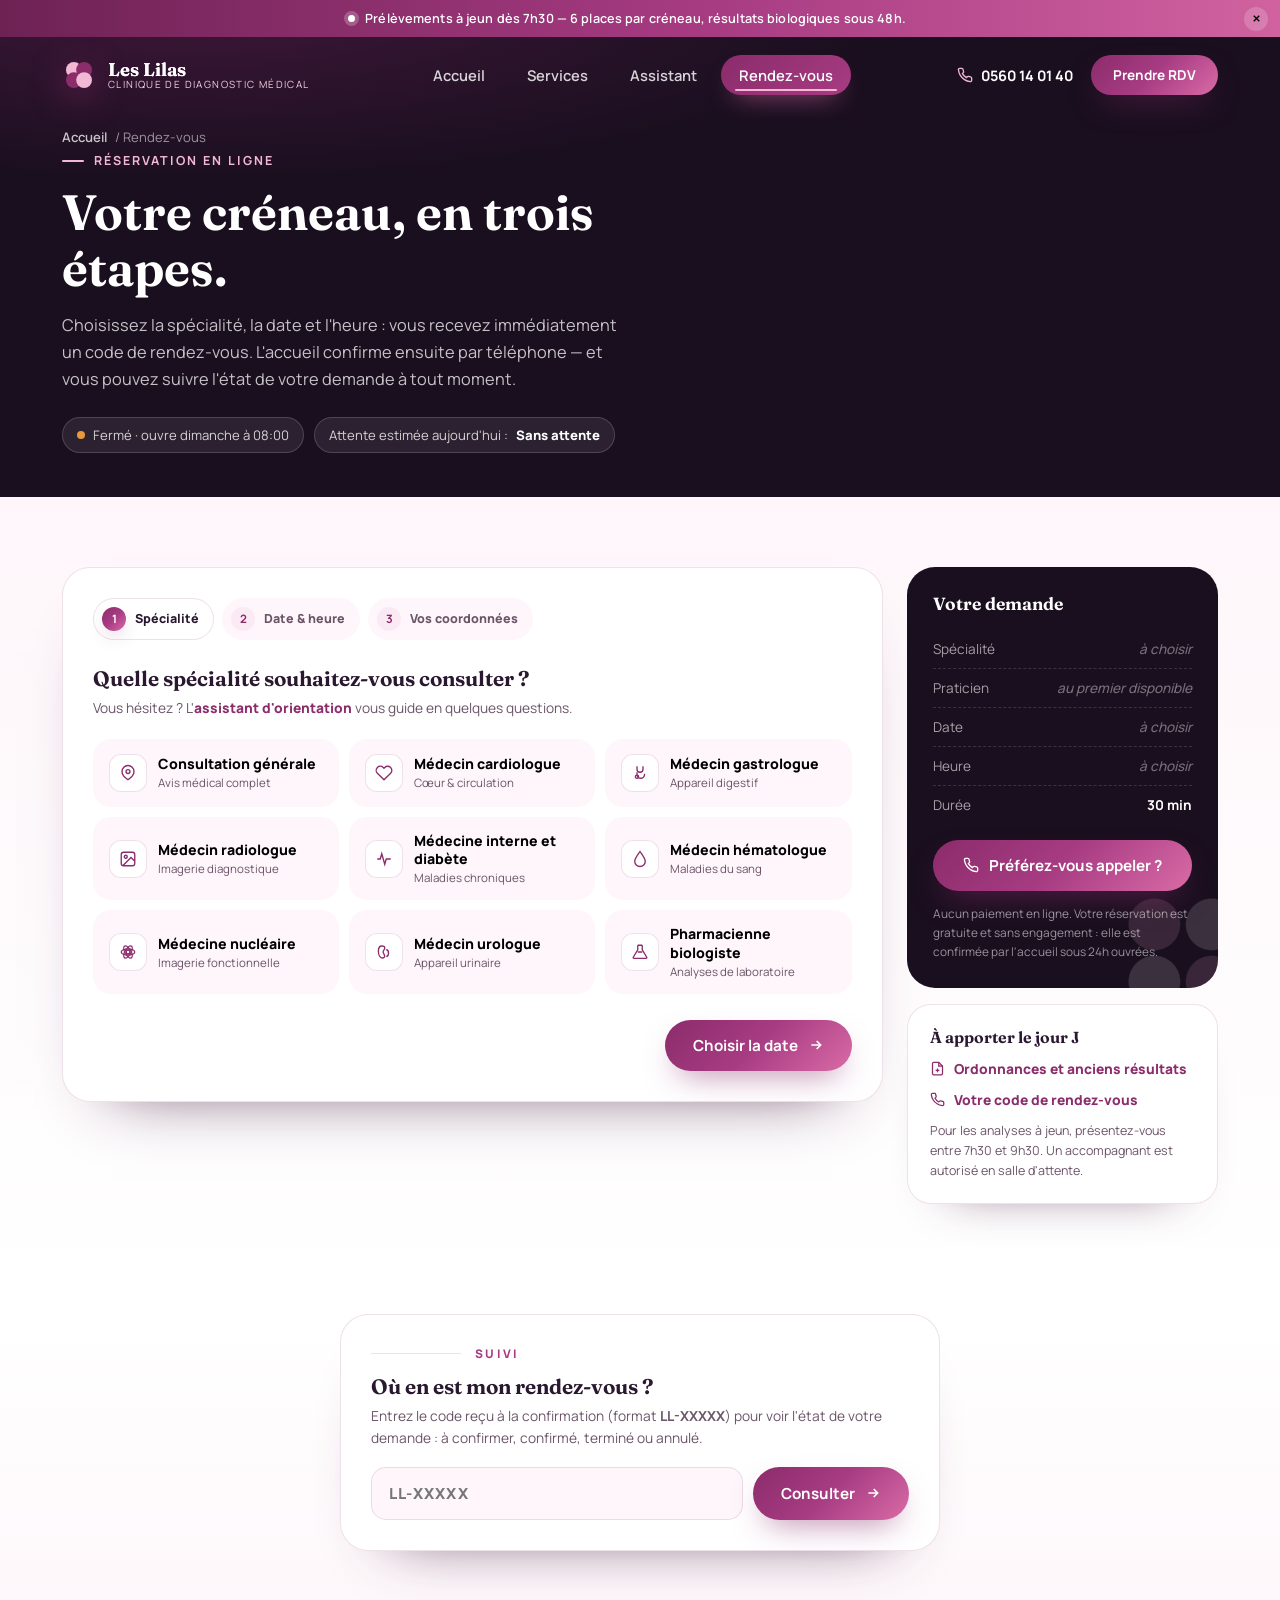
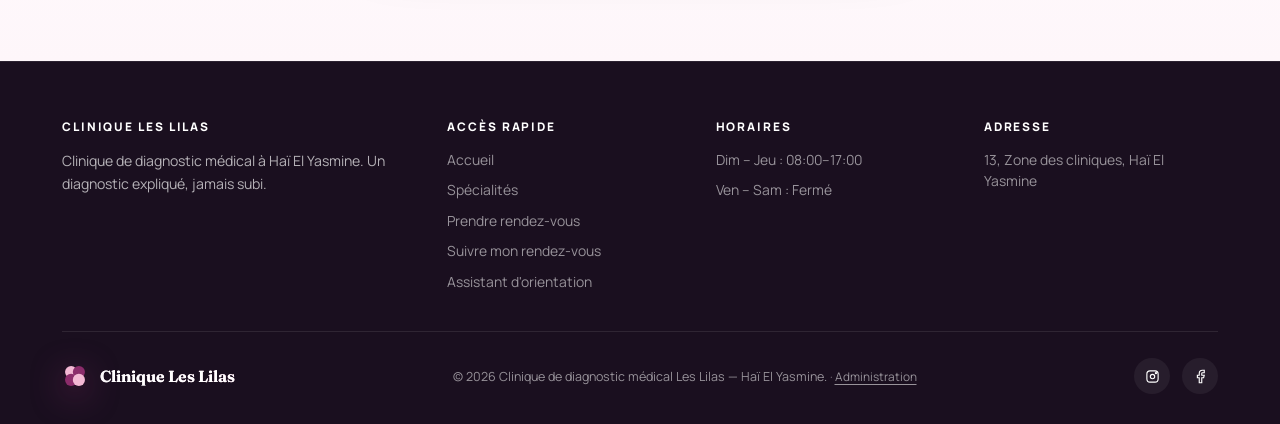
<file: rendezvous.html>
<!DOCTYPE html>
<html lang="fr">
<head>
<meta charset="UTF-8">
<meta name="viewport" content="width=device-width, initial-scale=1.0">
<title>Prendre rendez-vous — Clinique Les Lilas</title>
<meta name="description" content="Réservez en ligne votre rendez-vous à la Clinique Les Lilas : choisissez la spécialité, la date et l'heure, recevez votre code de rendez-vous.">
<link rel="preconnect" href="https://fonts.googleapis.com">
<link rel="preconnect" href="https://fonts.gstatic.com" crossorigin>
<link href="https://fonts.googleapis.com/css2?family=Fraunces:ital,opsz,wght@0,9..144,400;0,9..144,560;0,9..144,650;1,9..144,500&family=Manrope:wght@400;500;600;700;800&display=swap" rel="stylesheet">
<link rel="stylesheet" href="assets/styles.css">
</head>
<body data-page="rendezvous">

<!-- ===== NAV ===== -->
<header id="siteHeader">
  <div class="wrap">
    <nav>
      <a href="index.html" class="brand">
        <svg class="clover" viewBox="0 0 60 60" fill="none">
          <circle class="petal" cx="21" cy="21" r="14" fill="#F3B8D4"/>
          <circle class="petal" cx="39" cy="21" r="14" fill="#8B2C6B"/>
          <circle class="petal" cx="21" cy="39" r="14" fill="#8B2C6B"/>
          <circle class="petal" cx="39" cy="39" r="14" fill="#F3B8D4"/>
        </svg>
        <span class="brand-text"><b>Les Lilas</b><span>Clinique de diagnostic médical</span></span>
      </a>

      <div class="nav-links" id="navLinks">
        <div class="nav-pill" id="navPill"></div>
        <a href="index.html" class="nav-link" data-target="home">Accueil</a>
        <a href="services.html" class="nav-link" data-target="services">Services</a>
        <a href="assistant.html" class="nav-link" data-target="assistant">Assistant</a>
        <a href="rendezvous.html" class="nav-link" data-target="rendezvous">Rendez-vous</a>
      </div>

      <div class="nav-cta">
        <a href="tel:0560140140" class="nav-phone">
          <svg viewBox="0 0 24 24" fill="none" stroke="currentColor" stroke-width="2"><path d="M22 16.92v3a2 2 0 0 1-2.18 2 19.79 19.79 0 0 1-8.63-3.07 19.5 19.5 0 0 1-6-6 19.79 19.79 0 0 1-3.07-8.67A2 2 0 0 1 4.11 2h3a2 2 0 0 1 2 1.72c.127.96.361 1.903.7 2.81a2 2 0 0 1-.45 2.11L8.09 9.91a16 16 0 0 0 6 6l1.27-1.27a2 2 0 0 1 2.11-.45c.907.339 1.85.573 2.81.7A2 2 0 0 1 22 16.92z"/></svg>
          0560 14 01 40
        </a>
        <a href="rendezvous.html" class="btn btn-primary nav-book-btn" style="padding:11px 22px;font-size:.85rem;">Prendre RDV</a>
        <button class="burger" id="burgerBtn" aria-label="Menu"><span></span><span></span><span></span></button>
      </div>
    </nav>
  </div>
</header>

<div class="menu-backdrop" id="menuBackdrop"></div>
<div class="mobile-menu" id="mobileMenu">
  <a href="index.html" class="mm-link">Accueil</a>
  <a href="services.html" class="mm-link">Services</a>
  <a href="assistant.html" class="mm-link">Assistant</a>
  <a href="rendezvous.html" class="mm-link">Rendez-vous</a>
  <a href="tel:0560140140" class="btn btn-primary">Appeler la clinique</a>
</div>

<!-- ===== PAGE HERO ===== -->
<section class="page-hero">
  <div class="wrap">
    <div class="breadcrumb"><a href="index.html">Accueil</a> / Rendez-vous</div>
    <div class="eyebrow">Réservation en ligne</div>
    <h1>Votre créneau, en trois étapes.</h1>
    <p>Choisissez la spécialité, la date et l'heure : vous recevez immédiatement un code de rendez-vous. L'accueil confirme ensuite par téléphone — et vous pouvez suivre l'état de votre demande à tout moment.</p>
    <div class="rv-strip">
      <span class="rs" data-live-dot><i></i><span class="live-label">Horaires…</span></span>
      <span class="rs">Attente estimée aujourd'hui&nbsp;: <b data-wait>—</b></span>
    </div>
  </div>
</section>

<!-- ===== BOOKING WIZARD ===== -->
<section class="bk-wrap">
  <div class="wrap bk-grid">

    <!-- ---------- left: wizard ---------- -->
    <div>
      <div class="bk-card" id="wizard">
        <div class="bk-steps">
          <div class="bk-step" data-step="1"><b>1</b> Spécialité</div>
          <div class="bk-step" data-step="2"><b>2</b> Date &amp; heure</div>
          <div class="bk-step" data-step="3"><b>3</b> Vos coordonnées</div>
        </div>

        <!-- STEP 1 : spécialité + praticien -->
        <div class="bk-panel" data-panel="1">
          <div class="bk-title">Quelle spécialité souhaitez-vous consulter ?</div>
          <p class="bk-hint">Vous hésitez ? L'<a href="assistant.html" style="color:var(--purple-600);font-weight:800;">assistant d'orientation</a> vous guide en quelques questions.</p>
          <div class="pill-grid" id="serviceGrid"></div>

          <div id="practitionerWrap" style="display:none;">
            <div class="bk-title" style="font-size:1.05rem;margin-top:28px;">Praticien souhaité <span style="font-weight:500;color:var(--ink-soft);font-size:.85rem;">(facultatif)</span></div>
            <div class="pill-grid" id="practitionerGrid"></div>
          </div>

          <div class="bk-nav">
            <span></span>
            <button class="btn btn-primary" id="toStep2" type="button">
              Choisir la date
              <svg viewBox="0 0 24 24" fill="none" stroke="currentColor" stroke-width="2.4"><path d="M5 12h14M13 6l6 6-6 6"/></svg>
            </button>
          </div>
        </div>

        <!-- STEP 2 : calendrier + créneaux -->
        <div class="bk-panel" data-panel="2">
          <div class="bk-title">Quand souhaitez-vous venir ?</div>
          <p class="bk-hint">Les jours grisés sont fermés ou complets. Les places restantes sont indiquées sous chaque jour.</p>

          <div class="cal-head">
            <div class="cal-title" id="calTitle">—</div>
            <div class="cal-nav">
              <button type="button" id="calPrev" aria-label="Mois précédent"><svg viewBox="0 0 24 24" fill="none" stroke="currentColor" stroke-width="2.4"><path d="M15 6l-6 6 6 6"/></svg></button>
              <button type="button" id="calNext" aria-label="Mois suivant"><svg viewBox="0 0 24 24" fill="none" stroke="currentColor" stroke-width="2.4"><path d="M9 6l6 6-6 6"/></svg></button>
            </div>
          </div>
          <div class="cal-grid" id="calGrid"></div>
          <div class="cal-legend">
            <span><i style="background:var(--ok)"></i> créneaux disponibles</span>
            <span><i style="background:var(--bad)"></i> complet</span>
            <span><i style="background:rgba(42,24,48,.2)"></i> fermé</span>
          </div>

          <div id="slotArea" style="margin-top:6px;"></div>

          <div class="bk-nav">
            <button class="btn btn-ghost" data-goto="1" type="button">
              <svg viewBox="0 0 24 24" fill="none" stroke="currentColor" stroke-width="2.4"><path d="M19 12H5M11 18l-6-6 6-6"/></svg>
              Retour
            </button>
            <button class="btn btn-primary" id="toStep3" type="button" disabled>
              Continuer
              <svg viewBox="0 0 24 24" fill="none" stroke="currentColor" stroke-width="2.4"><path d="M5 12h14M13 6l6 6-6 6"/></svg>
            </button>
          </div>
        </div>

        <!-- STEP 3 : coordonnées -->
        <div class="bk-panel" data-panel="3">
          <div class="bk-title">À qui réservons-nous ce créneau ?</div>
          <p class="bk-hint">Ces informations servent uniquement à l'accueil pour confirmer votre rendez-vous.</p>

          <div class="form-2col">
            <div class="bk-field">
              <label for="bkName">Nom complet *</label>
              <input id="bkName" type="text" placeholder="ex. Samira Benali" autocomplete="name">
            </div>
            <div class="bk-field">
              <label for="bkPhone">Téléphone *</label>
              <input id="bkPhone" type="tel" placeholder="05XX XX XX XX" autocomplete="tel">
            </div>
          </div>

          <div class="form-2col">
            <div class="bk-field">
              <label for="bkEmail">E-mail <span style="text-transform:none;letter-spacing:0;font-weight:600;">(facultatif)</span></label>
              <input id="bkEmail" type="email" placeholder="vous@exemple.com" autocomplete="email">
            </div>
            <div class="bk-field">
              <label>Me rappeler par</label>
              <div class="reminder-opts">
                <label><input type="radio" name="reminder" value="tel" checked> Téléphone</label>
                <label><input type="radio" name="reminder" value="sms"> SMS</label>
                <label><input type="radio" name="reminder" value="email"> E-mail</label>
              </div>
            </div>
          </div>

          <div class="bk-field">
            <label for="bkNote">Motif de la consultation</label>
            <textarea id="bkNote" placeholder="Décrivez en quelques mots le motif, les symptômes ou les examens à revoir…"></textarea>
            <div class="hint">Utile pour préparer le dossier et éviter de repasser par l'assistant.</div>
          </div>

          <div class="bk-err" id="bkErr"></div>

          <div class="bk-nav">
            <button class="btn btn-ghost" data-goto="2" type="button">
              <svg viewBox="0 0 24 24" fill="none" stroke="currentColor" stroke-width="2.4"><path d="M19 12H5M11 18l-6-6 6-6"/></svg>
              Retour
            </button>
            <button class="btn btn-primary" id="bkSubmit" type="button">
              Confirmer le rendez-vous
              <svg viewBox="0 0 24 24" fill="none" stroke="currentColor" stroke-width="2.4"><path d="M20 6 9 17l-5-5"/></svg>
            </button>
          </div>
        </div>
      </div>

      <!-- STEP 4 : ticket -->
      <div id="ticketArea" style="display:none;"></div>
    </div>

    <!-- ---------- right: summary ---------- -->
    <aside class="bk-side">
      <div class="sum-card">
        <h4>Votre demande</h4>
        <div class="sum-rows">
          <div class="sum-row"><span>Spécialité</span><b id="sumService" class="empty">à choisir</b></div>
          <div class="sum-row"><span>Praticien</span><b id="sumTeam" class="empty">au premier disponible</b></div>
          <div class="sum-row"><span>Date</span><b id="sumDate" class="empty">à choisir</b></div>
          <div class="sum-row"><span>Heure</span><b id="sumTime" class="empty">à choisir</b></div>
          <div class="sum-row"><span>Durée</span><b id="sumDur">30 min</b></div>
        </div>
        <a href="tel:0560140140" class="btn btn-primary sum-cta">
          <svg viewBox="0 0 24 24" fill="none" stroke="currentColor" stroke-width="2"><path d="M22 16.92v3a2 2 0 0 1-2.18 2 19.79 19.79 0 0 1-8.63-3.07 19.5 19.5 0 0 1-6-6 19.79 19.79 0 0 1-3.07-8.67A2 2 0 0 1 4.11 2h3a2 2 0 0 1 2 1.72c.127.96.361 1.903.7 2.81a2 2 0 0 1-.45 2.11L8.09 9.91a16 16 0 0 0 6 6l1.27-1.27a2 2 0 0 1 2.11-.45c.907.339 1.85.573 2.81.7A2 2 0 0 1 22 16.92z"/></svg>
          Préférez-vous appeler ?
        </a>
        <p class="sum-note">Aucun paiement en ligne. Votre réservation est gratuite et sans engagement : elle est confirmée par l'accueil sous 24h ouvrées.</p>
      </div>

      <div class="help-card">
        <h4>À apporter le jour J</h4>
        <a href="services.html">
          <svg viewBox="0 0 24 24" fill="none" stroke="currentColor" stroke-width="2"><path d="M14 2H6a2 2 0 0 0-2 2v16a2 2 0 0 0 2 2h12a2 2 0 0 0 2-2V8Z"/><path d="M14 2v6h6M12 18v-6M9 15h6"/></svg>
          Ordonnances et anciens résultats
        </a>
        <a href="tel:0560140140">
          <svg viewBox="0 0 24 24" fill="none" stroke="currentColor" stroke-width="2"><path d="M22 16.92v3a2 2 0 0 1-2.18 2 19.79 19.79 0 0 1-8.63-3.07 19.5 19.5 0 0 1-6-6 19.79 19.79 0 0 1-3.07-8.67A2 2 0 0 1 4.11 2h3a2 2 0 0 1 2 1.72c.127.96.361 1.903.7 2.81a2 2 0 0 1-.45 2.11L8.09 9.91a16 16 0 0 0 6 6l1.27-1.27a2 2 0 0 1 2.11-.45c.907.339 1.85.573 2.81.7A2 2 0 0 1 22 16.92z"/></svg>
          Votre code de rendez-vous
        </a>
        <p>Pour les analyses à jeun, présentez-vous entre 7h30 et 9h30. Un accompagnant est autorisé en salle d'attente.</p>
      </div>
    </aside>
  </div>
</section>

<!-- ===== SUIVI ===== -->
<section class="bk-wrap" id="suivi" style="background:linear-gradient(180deg,#fff,var(--pink-50));padding-top:0;">
  <div class="wrap">
    <div class="lookup-card">
      <div class="sec-top"><i></i>Suivi</div>
      <div class="bk-title" style="margin-top:12px;">Où en est mon rendez-vous ?</div>
      <p class="bk-hint">Entrez le code reçu à la confirmation (format <b>LL-XXXXX</b>) pour voir l'état de votre demande : à confirmer, confirmé, terminé ou annulé.</p>
      <form class="lookup-form" id="lookupForm">
        <input id="lookupInput" type="text" placeholder="LL-XXXXX" autocomplete="off" aria-label="Code de rendez-vous">
        <button class="btn btn-primary" type="submit">
          Consulter
          <svg viewBox="0 0 24 24" fill="none" stroke="currentColor" stroke-width="2.4"><path d="M5 12h14M13 6l6 6-6 6"/></svg>
        </button>
      </form>
      <div class="lookup-out" id="lookupOut"></div>
    </div>
  </div>
</section>

<footer>
  <div class="wrap foot-grid">
    <a href="index.html" class="brand">
      <svg class="clover" viewBox="0 0 60 60" fill="none" style="width:26px;height:26px;">
        <circle cx="21" cy="21" r="14" fill="#F3B8D4"/>
        <circle cx="39" cy="21" r="14" fill="#8B2C6B"/>
        <circle cx="21" cy="39" r="14" fill="#8B2C6B"/>
        <circle cx="39" cy="39" r="14" fill="#F3B8D4"/>
      </svg>
      <span class="brand-text"><b>Clinique Les Lilas</b></span>
    </a>
    <small>© 2026 Clinique de diagnostic médical Les Lilas — Haï El Yasmine.</small>
    <div class="social">
      <a href="#" aria-label="Instagram"><svg viewBox="0 0 24 24" fill="none" stroke="currentColor" stroke-width="1.8"><rect x="3" y="3" width="18" height="18" rx="5"/><circle cx="12" cy="12" r="3.5"/><circle cx="17.5" cy="6.5" r="1"/></svg></a>
      <a href="#" aria-label="Facebook"><svg viewBox="0 0 24 24" fill="none" stroke="currentColor" stroke-width="1.8"><path d="M18 2h-3a5 5 0 0 0-5 5v3H7v4h3v8h4v-8h3l1-4h-4V7a1 1 0 0 1 1-1h3z"/></svg></a>
    </div>
  </div>
</footer>

<script src="assets/lilas-data.js"></script>
<script src="assets/site.js"></script>
<script>
(function(){
  lilasSeedDemo();
  const esc = escapeHtmlShared;
  const $ = id => document.getElementById(id);
  const settings = lilasGetSettings();
  const services = lilasGetServices();
  const team = lilasGetTeam();
  const DEFAULT_ICON = '<path d="M12 21c-4.4-2.9-8-6.9-8-11a8 8 0 0 1 16 0c0 4.1-3.6 8.1-8 11Z"/><circle cx="12" cy="10" r="2.6"/>';

  /* ---------------- state ---------------- */
  const state = { service:'', team:'', date:'', time:'', calMonth:lilasYmd(new Date()).slice(0,7) };

  /* ---------------- steps ---------------- */
  function gotoStep(n, scroll = true){
    document.querySelectorAll('.bk-panel').forEach(p=>p.classList.toggle('active', +p.dataset.panel === n));
    document.querySelectorAll('.bk-step').forEach(s=>{
      const i = +s.dataset.step;
      s.classList.toggle('active', i === n);
      s.classList.toggle('done', i < n);
    });
    if(!scroll) return;   /* first paint: stay at the top of the page */
    const top = document.getElementById('wizard').getBoundingClientRect().top + window.scrollY - 120;
    if(window.scrollY > top || window.scrollY < top - 300) window.scrollTo({top:top, behavior:'smooth'});
  }
  document.querySelectorAll('[data-goto]').forEach(b=> b.addEventListener('click', ()=> gotoStep(+b.dataset.goto)));
  gotoStep(1, false);

  /* ---------------- summary ---------------- */
  function paintSummary(){
    const set = (id, val, fallback)=>{
      const el = $(id);
      el.textContent = val || fallback;
      el.classList.toggle('empty', !val);
    };
    set('sumService', state.service, 'à choisir');
    set('sumTeam', state.team, 'au premier disponible');
    set('sumDate', state.date ? lilasDateLabel(state.date) + ' ' + lilasParseYmd(state.date).getDate() + ' ' + LILAS_MONTHS[lilasParseYmd(state.date).getMonth()] : '', 'à choisir');
    set('sumTime', state.time, 'à choisir');
    $('sumDur').textContent = (settings.booking.slotMinutes || 30) + ' min';
  }

  /* ---------------- step 1 : services ---------------- */
  const serviceGrid = $('serviceGrid');
  const svcOptions = [{ id:'general', title:'Consultation générale', tag:'Avis médical complet', eyebrow:'Consultation', group:'consultation', icon:DEFAULT_ICON }]
    .concat(services);
  svcOptions.forEach(s=>{
    const b = document.createElement('button');
    b.type = 'button'; b.className = 'pill-opt'; b.dataset.service = s.title;
    b.innerHTML = '<span class="pi"><svg viewBox="0 0 24 24" fill="none" stroke="currentColor" stroke-width="1.8">' + (s.icon || DEFAULT_ICON) + '</svg></span>' +
      '<span><b>' + esc(s.title) + '</b><small>' + esc(s.tag || s.eyebrow || '') + '</small></span>';
    b.addEventListener('click', ()=>{
      state.service = s.title;
      document.querySelectorAll('#serviceGrid .pill-opt').forEach(x=> x.classList.toggle('on', x === b));
      paintPractitioners(s);
      paintSummary();
    });
    serviceGrid.appendChild(b);
  });

  function paintPractitioners(svc){
    const wrap = $('practitionerWrap'), grid = $('practitionerGrid');
    const matches = team.filter(t => t.serviceId === svc.id || t.role === svc.eyebrow || t.role === svc.title);
    grid.innerHTML = '';
    state.team = '';
    if(!matches.length){ wrap.style.display = 'none'; paintSummary(); return; }
    wrap.style.display = '';
    const any = document.createElement('button');
    any.type = 'button'; any.className = 'pill-opt on';
    any.innerHTML = '<span class="pi"><svg viewBox="0 0 24 24" fill="none" stroke="currentColor" stroke-width="1.8"><path d="M20 21v-2a4 4 0 0 0-4-4H8a4 4 0 0 0-4 4v2"/><circle cx="12" cy="7" r="4"/></svg></span><span><b>Premier disponible</b><small>le plus tôt possible</small></span>';
    any.addEventListener('click', ()=>{
      state.team = '';
      grid.querySelectorAll('.pill-opt').forEach(x=> x.classList.toggle('on', x === any));
      paintSummary();
    });
    grid.appendChild(any);
    matches.forEach(t=>{
      const b = document.createElement('button');
      b.type = 'button'; b.className = 'pill-opt';
      b.innerHTML = '<span class="pi" style="font-weight:800;font-size:.8rem;">' + esc(lilasInitials(t.name)) + '</span>' +
        '<span><b>' + esc(t.name) + '</b><small>' + esc(t.role || '') + (t.room ? ' · ' + esc(t.room) : '') + '</small></span>';
      b.addEventListener('click', ()=>{
        state.team = t.name;
        grid.querySelectorAll('.pill-opt').forEach(x=> x.classList.toggle('on', x === b));
        paintSummary();
      });
      grid.appendChild(b);
    });
    paintSummary();
  }

  $('toStep2').addEventListener('click', ()=>{
    if(!state.service){ toast('Choisissez d\'abord une spécialité.'); serviceGrid.scrollIntoView({behavior:'smooth', block:'center'}); return; }
    renderCalendar();
    gotoStep(2);
  });

  /* ---------------- step 2 : calendar ---------------- */
  function slotsFree(ymd){ return lilasSlotsFor(ymd).filter(s=>!s.full && !s.past); }

  function renderCalendar(){
    const [y, m] = state.calMonth.split('-').map(Number);
    const first = new Date(y, m-1, 1);
    $('calTitle').textContent = LILAS_MONTHS[m-1] + ' ' + y;
    const grid = $('calGrid');
    grid.innerHTML = '';
    ['L','M','M','J','V','S','D'].forEach(d=>{
      const el = document.createElement('div');
      el.className = 'cal-dow'; el.textContent = d;
      grid.appendChild(el);
    });
    const offset = (first.getDay() + 6) % 7; /* lundi = 1ère colonne */
    for(let i=0;i<offset;i++) grid.appendChild(document.createElement('div'));

    const days = new Date(y, m, 0).getDate();
    const today = lilasToday();
    const maxDate = lilasAddDays(today, Math.max(1, settings.booking.daysAhead || 30));
    for(let d=1; d<=days; d++){
      const ymd = lilasYmd(new Date(y, m-1, d));
      const open = lilasHoursFor(ymd);
      const free = open ? slotsFree(ymd) : [];
      const btn = document.createElement('button');
      btn.type = 'button';
      btn.className = 'cal-day';
      if(!open || ymd < today || ymd > maxDate || !free.length){
        btn.classList.add(open && ymd <= maxDate && ymd >= today ? 'full' : 'off');
        btn.disabled = true;
      } else {
        btn.classList.add('has');
      }
      if(ymd === today) btn.classList.add('today');
      if(ymd === state.date) btn.classList.add('sel');
      const dots = Math.min(3, free.length);
      btn.innerHTML = '<span>' + d + '</span><span class="cd-dots">' +
        (free.length ? '<i></i>'.repeat(dots) : '<i></i>') + '</span>';
      btn.setAttribute('aria-label', d + ' — ' + (free.length ? free.length + ' créneaux' : 'indisponible'));
      btn.addEventListener('click', ()=>{
        state.date = ymd; state.time = '';
        renderCalendar(); renderSlots(); paintSummary();
        $('toStep3').disabled = true;
      });
      grid.appendChild(btn);
    }
    const cur = state.calMonth;
    $('calPrev').disabled = cur <= lilasYmd(new Date()).slice(0,7);
    $('calNext').disabled = cur >= maxDate.slice(0,7);
  }

  $('calPrev').addEventListener('click', ()=>{
    const [y,m] = state.calMonth.split('-').map(Number);
    const d = new Date(y, m-2, 1);
    state.calMonth = lilasYmd(d).slice(0,7);
    renderCalendar();
  });
  $('calNext').addEventListener('click', ()=>{
    const [y,m] = state.calMonth.split('-').map(Number);
    const d = new Date(y, m, 1);
    state.calMonth = lilasYmd(d).slice(0,7);
    renderCalendar();
  });

  function renderSlots(){
    const area = $('slotArea');
    if(!state.date){ area.innerHTML = ''; return; }
    const slots = lilasSlotsFor(state.date);
    const open = slots.filter(s=>!s.past);
    if(!slots.length){
      area.innerHTML = '<div class="bk-empty" style="margin-top:20px;">La clinique est fermée ce jour-là. Choisissez une autre date.</div>';
      return;
    }
    if(!open.length){
      area.innerHTML = '<div class="bk-empty" style="margin-top:20px;">Tous les créneaux de ce jour sont passés ou complets. Choisissez une autre date.</div>';
      return;
    }
    const now = new Date();
    const isToday = state.date === lilasToday();
    const morning = open.filter(s=> lilasMin(s.time) < 720);
    const afternoon = open.filter(s=> lilasMin(s.time) >= 720);
    const build = (title, list)=>{
      if(!list.length) return '';
      return '<div class="slot-group"><h4>' + title + '</h4><div class="slot-grid">' +
        list.map(s=>{
          const isNext = isToday && lilasMin(s.time) > now.getHours()*60 + now.getMinutes();
          return '<button type="button" class="slot-btn' + (state.time === s.time ? ' sel' : '') + '" data-time="' + s.time + '"' + (s.full ? ' disabled' : '') + '>' +
            s.time + '<em>' + (s.full ? 'complet' : (s.free > 1 ? s.free + ' places' : (isNext ? '1 place' : s.free + ' place'))) + '</em></button>';
        }).join('') + '</div></div>';
    };
    area.innerHTML = build('Matin', morning) + build('Après-midi', afternoon);
    area.querySelectorAll('.slot-btn').forEach(b=> b.addEventListener('click', ()=>{
      state.time = b.dataset.time;
      area.querySelectorAll('.slot-btn').forEach(x=> x.classList.toggle('sel', x === b));
      $('toStep3').disabled = false;
      paintSummary();
    }));
  }

  $('toStep3').addEventListener('click', ()=>{
    if(!state.date || !state.time){ toast('Choisissez une date puis une heure.'); return; }
    gotoStep(3);
  });

  /* ---------------- step 3 : confirm ---------------- */
  function toast(msg){
    let t = document.getElementById('bkToast');
    if(!t){
      t = document.createElement('div');
      t.id = 'bkToast';
      t.style.cssText = 'position:fixed;left:50%;bottom:26px;transform:translateX(-50%) translateY(20px);background:#241129;color:#fff;padding:13px 22px;border-radius:999px;font-size:.86rem;font-weight:700;z-index:600;opacity:0;transition:.4s cubic-bezier(.22,1,.36,1);box-shadow:0 20px 40px -18px rgba(0,0,0,.7);';
      document.body.appendChild(t);
    }
    t.textContent = msg;
    requestAnimationFrame(()=>{ t.style.opacity = '1'; t.style.transform = 'translateX(-50%) translateY(0)'; });
    clearTimeout(t._h);
    t._h = setTimeout(()=>{ t.style.opacity = '0'; t.style.transform = 'translateX(-50%) translateY(20px)'; }, 3200);
  }

  $('bkSubmit').addEventListener('click', ()=>{
    const err = $('bkErr');
    err.classList.remove('show');
    const name = $('bkName').value.trim();
    const phone = $('bkPhone').value.trim();
    const email = $('bkEmail').value.trim();
    const note = $('bkNote').value.trim();
    const reminder = (document.querySelector('input[name="reminder"]:checked') || {}).value || 'tel';
    const digits = phone.replace(/\D/g,'').replace(/^213/,'0');

    if(name.length < 3){ err.textContent = 'Indiquez votre nom complet.'; err.classList.add('show'); $('bkName').focus(); return; }
    if(!/^0\d{8,9}$/.test(digits)){ err.textContent = 'Numéro de téléphone invalide (format 05XX XX XX XX).'; err.classList.add('show'); $('bkPhone').focus(); return; }
    if(email && !/^[^\s@]+@[^\s@]+\.[^\s@]{2,}$/.test(email)){ err.textContent = 'Adresse e-mail invalide.'; err.classList.add('show'); $('bkEmail').focus(); return; }

    /* re-check availability before saving */
    const still = lilasSlotsFor(state.date).find(s=> s.time === state.time);
    if(!still || still.full){
      err.textContent = 'Ce créneau vient d\'être pris. Revenez à l\'étape 2 pour en choisir un autre.';
      err.classList.add('show');
      state.time = ''; renderSlots(); paintSummary();
      return;
    }

    const btn = $('bkSubmit');
    const btnHtml = btn.innerHTML;
    btn.disabled = true;
    btn.textContent = 'Enregistrement…';

    setTimeout(()=>{
      const appt = lilasAddAppointment({
        date: state.date, time: state.time, name: name, phone: phone, email: email,
        service: state.service, team: state.team, note: note, reminder: reminder,
        status: 'nouveau', source: 'site'
      });
      if(appt.saveError){
        err.textContent = appt.saveError === 'config'
          ? 'La réservation en ligne n\'est pas encore configurée. Appelez l\'accueil pour prendre rendez-vous.'
          : 'Impossible d\'enregistrer votre rendez-vous (connexion). Réessayez dans un instant ou appelez l\'accueil.';
        err.classList.add('show');
        btn.disabled = false;
        btn.innerHTML = btnHtml;
        return;
      }
      lilasAddMessage({
        name: name, phone: phone, service: state.service,
        message: 'Réservation en ligne ' + appt.ref + ' — ' + lilasDateLabel(state.date) + ' à ' + state.time + '.' + (note ? ' Motif : ' + note : ''),
        source: 'form'
      });
      if(typeof lilasAddActivity === 'function') lilasAddActivity('Nouveau rendez-vous ' + appt.ref + ' (' + state.service + ', ' + state.date + ' ' + state.time + ')', 'rdv');
      showTicket(appt);
    }, 700);
  });

  /* ---------------- confirmation ticket ---------------- */
  function pad(n){ return String(n).padStart(2,'0'); }
  function icsFor(a){
    const d = lilasParseYmd(a.date);
    const [hh, mm] = a.time.split(':').map(Number);
    const start = new Date(d.getFullYear(), d.getMonth(), d.getDate(), hh, mm);
    const end = new Date(start.getTime() + (settings.booking.slotMinutes || 30) * 60000);
    const fmt = x => x.getFullYear() + pad(x.getMonth()+1) + pad(x.getDate()) + 'T' + pad(x.getHours()) + pad(x.getMinutes()) + '00';
    return ['BEGIN:VCALENDAR','VERSION:2.0','PRODID:-//Clinique Les Lilas//FR','BEGIN:VEVENT',
      'UID:' + a.ref + '@leslilas','DTSTAMP:' + fmt(new Date()),
      'DTSTART:' + fmt(start),'DTEND:' + fmt(end),
      'SUMMARY:Clinique Les Lilas — ' + a.service,
      'LOCATION:' + (lilasGetContact().address || 'Clinique Les Lilas'),
      'DESCRIPTION:Rendez-vous ' + a.ref + '. Apportez vos ordonnances et anciens résultats. Présentez-vous 10 minutes avant l\'heure.',
      'BEGIN:VALARM','TRIGGER:-PT2H','ACTION:DISPLAY','DESCRIPTION:Rendez-vous clinique Les Lilas','END:VALARM',
      'END:VEVENT','END:VCALENDAR'].join('\r\n');
  }

  function showTicket(a){
    $('wizard').style.display = 'none';
    const area = $('ticketArea');
    area.style.display = '';
    const status = LILAS_STATUS[a.status] || LILAS_STATUS.nouveau;
    const teamLine = a.team || 'Premier praticien disponible';
    area.innerHTML =
      '<div class="ticket">' +
        '<div class="ticket-top">' +
          '<span class="ticket-ok"><svg viewBox="0 0 24 24" fill="none" stroke="currentColor" stroke-width="2.6" style="width:13px;height:13px;"><path d="M20 6 9 17l-5-5"/></svg> Demande enregistrée</span>' +
          '<h3>Merci ' + esc(a.name.split(' ')[0]) + ', votre créneau est réservé.</h3>' +
          '<p>Conservez ce code : il vous permet de suivre votre rendez-vous en ligne ou de le modifier par téléphone au ' + esc(((lilasGetContact().phones||[])[0]||{}).number || '') + '.</p>' +
          '<div class="ticket-ref"><small>Code de rendez-vous</small><b>' + esc(a.ref) + '</b></div>' +
        '</div>' +
        '<div class="ticket-tear"><div class="ticket-line"></div></div>' +
        '<div class="ticket-body">' +
          '<div class="tk-grid">' +
            '<div class="tk-item"><small>Date</small><b style="text-transform:capitalize;">' + esc(lilasFormatDateFr(a.date)) + '</b></div>' +
            '<div class="tk-item"><small>Heure</small><b>' + esc(a.time) + ' · ' + (settings.booking.slotMinutes || 30) + ' min</b></div>' +
            '<div class="tk-item"><small>Spécialité</small><b>' + esc(a.service) + '</b></div>' +
            '<div class="tk-item"><small>Praticien</small><b>' + esc(teamLine) + '</b></div>' +
            '<div class="tk-item full"><small>Statut</small><b><span class="badge-status ' + status.tone + '"><i></i>' + status.label + '</span></b></div>' +
          '</div>' +
          '<div class="ticket-actions">' +
            '<button class="btn btn-primary" type="button" id="icsBtn">Ajouter à mon agenda (.ics)</button>' +
            '<button class="btn btn-ghost" type="button" onclick="window.print()">Imprimer</button>' +
            '<a class="btn btn-ghost" href="#suivi" id="trackBtn">Suivre ce rendez-vous</a>' +
          '</div>' +
          '<div class="ticket-barcode" id="barcode"></div>' +
          '<p class="ticket-note">L\'accueil vous confirme ce rendez-vous sous 24h. En cas d\'empêchement, annulez-le depuis la page de suivi ou par téléphone.</p>' +
        '</div>' +
      '</div>';

    /* decorative barcode from the reference */
    const bc = $('barcode');
    for(let i=0;i<64;i++){
      const bar = document.createElement('i');
      bar.style.flex = (a.ref.charCodeAt(i % a.ref.length) % 3) + 1;
      bar.style.opacity = ((i * 7) % 5 > 1) ? '1' : '.15';
      bc.appendChild(bar);
    }
    $('icsBtn').addEventListener('click', ()=>{
      const blob = new Blob([icsFor(a)], { type:'text/calendar;charset=utf-8' });
      const url = URL.createObjectURL(blob);
      const link = document.createElement('a');
      link.href = url; link.download = 'rdv-' + a.ref + '.ics';
      document.body.appendChild(link); link.click(); link.remove();
      setTimeout(()=>URL.revokeObjectURL(url), 1500);
    });
    $('trackBtn').addEventListener('click', ()=>{
      $('lookupInput').value = a.ref;
      setTimeout(()=> document.getElementById('lookupForm').requestSubmit(), 400);
    });
    window.scrollTo({ top: area.getBoundingClientRect().top + window.scrollY - 110, behavior:'smooth' });
  }

  /* ---------------- suivi / lookup ---------------- */
  $('lookupForm').addEventListener('submit', e=>{
    e.preventDefault();
    const out = $('lookupOut');
    const ref = $('lookupInput').value.trim();
    if(!ref){ out.innerHTML = ''; return; }
    const a = lilasFindAppointment(ref);
    if(!a){
      out.innerHTML = '<div class="lu-card urgent-look" style="animation:panelIn .45s cubic-bezier(.22,1,.36,1);">' +
        '<div class="lu-top"><b>Code introuvable</b></div>' +
        '<div style="padding:16px 18px;font-size:.9rem;color:var(--ink-soft);line-height:1.6;">Aucun rendez-vous ne correspond à ce code. Vérifiez le format (LL-XXXXX) ou appelez l\'accueil au ' +
        esc(((lilasGetContact().phones||[])[0]||{}).number || '') + '.</div></div>';
      return;
    }
    const status = LILAS_STATUS[a.status] || LILAS_STATUS.nouveau;
    const canCancel = (a.status === 'nouveau' || a.status === 'confirme');
    out.innerHTML =
      '<div class="lu-card' + (a.status === 'annule' ? ' urgent-look' : '') + '">' +
        '<div class="lu-top"><b>' + esc(a.ref) + '</b><span class="badge-status ' + status.tone + '"><i></i>' + status.label + '</span></div>' +
        '<div class="lu-body">' +
          '<div class="tk-item"><small>Date</small><b style="text-transform:capitalize;">' + esc(lilasFormatDateFr(a.date)) + '</b></div>' +
          '<div class="tk-item"><small>Heure</small><b>' + esc(a.time) + '</b></div>' +
          '<div class="tk-item"><small>Spécialité</small><b>' + esc(a.service) + '</b></div>' +
          '<div class="tk-item"><small>Praticien</small><b>' + esc(a.team || 'Premier disponible') + '</b></div>' +
          '<div class="tk-item full"><small>Patient</small><b>' + esc(a.name) + ' · ' + esc(a.phone) + '</b></div>' +
        '</div>' +
        '<div class="lu-actions">' +
          (a.status !== 'termine' && a.status !== 'annule' ? '<button class="btn btn-ghost" type="button" id="luIcs">Ajouter à mon agenda</button>' : '') +
          (canCancel ? '<button class="btn btn-ghost" type="button" id="luCancel" style="color:#B23A5A;">Annuler ce rendez-vous</button>' : '') +
        '</div>' +
      '</div>';
    const ics = document.getElementById('luIcs');
    if(ics) ics.addEventListener('click', ()=>{
      const blob = new Blob([icsFor(a)], { type:'text/calendar;charset=utf-8' });
      const url = URL.createObjectURL(blob);
      const link = document.createElement('a');
      link.href = url; link.download = 'rdv-' + a.ref + '.ics';
      document.body.appendChild(link); link.click(); link.remove();
      setTimeout(()=>URL.revokeObjectURL(url), 1500);
    });
    const cancel = document.getElementById('luCancel');
    if(cancel) cancel.addEventListener('click', ()=>{
      if(!confirm('Annuler le rendez-vous ' + a.ref + ' ?')) return;
      lilasUpdateAppointment(a.id, { status:'annule' });
      if(typeof lilasAddActivity === 'function') lilasAddActivity('Rendez-vous ' + a.ref + ' annulé par le patient', 'rdv');
      $('lookupForm').requestSubmit();
    });
  });

  /* ---------------- deep links ---------------- */
  (function(){
    const params = new URLSearchParams(location.search);
    const qService = params.get('service');
    const qDate = params.get('date');
    const qTime = params.get('time');
    if(qService){
      const btn = Array.from(document.querySelectorAll('#serviceGrid .pill-opt')).find(b=> b.dataset.service === qService);
      if(btn) btn.click();
    }
    if(qDate && /^\d{4}-\d{2}-\d{2}$/.test(qDate) && lilasHoursFor(qDate)){
      state.date = qDate;
      state.calMonth = qDate.slice(0,7);
      if(qTime && /^\d{2}:\d{2}$/.test(qTime) && lilasSlotsFor(qDate).some(s=> s.time === qTime && !s.past && !s.full)){
        state.time = qTime;
        $('toStep3').disabled = false;
      }
      renderCalendar();
      renderSlots();
      paintSummary();
      if(state.service) gotoStep(2);
    }
    /* handoff from the assistant */
    try{
      const h = JSON.parse(sessionStorage.getItem('lilas_handoff') || 'null');
      if(h){
        if(h.service){
          const btn = Array.from(document.querySelectorAll('#serviceGrid .pill-opt')).find(b=> b.dataset.service === h.service);
          if(btn) btn.click();
        }
        if(h.text) $('bkNote').value = h.text;
        sessionStorage.removeItem('lilas_handoff');
      }
    }catch(e){}
  })();

  paintSummary();
})();
</script>
</body>
</html>
</file>
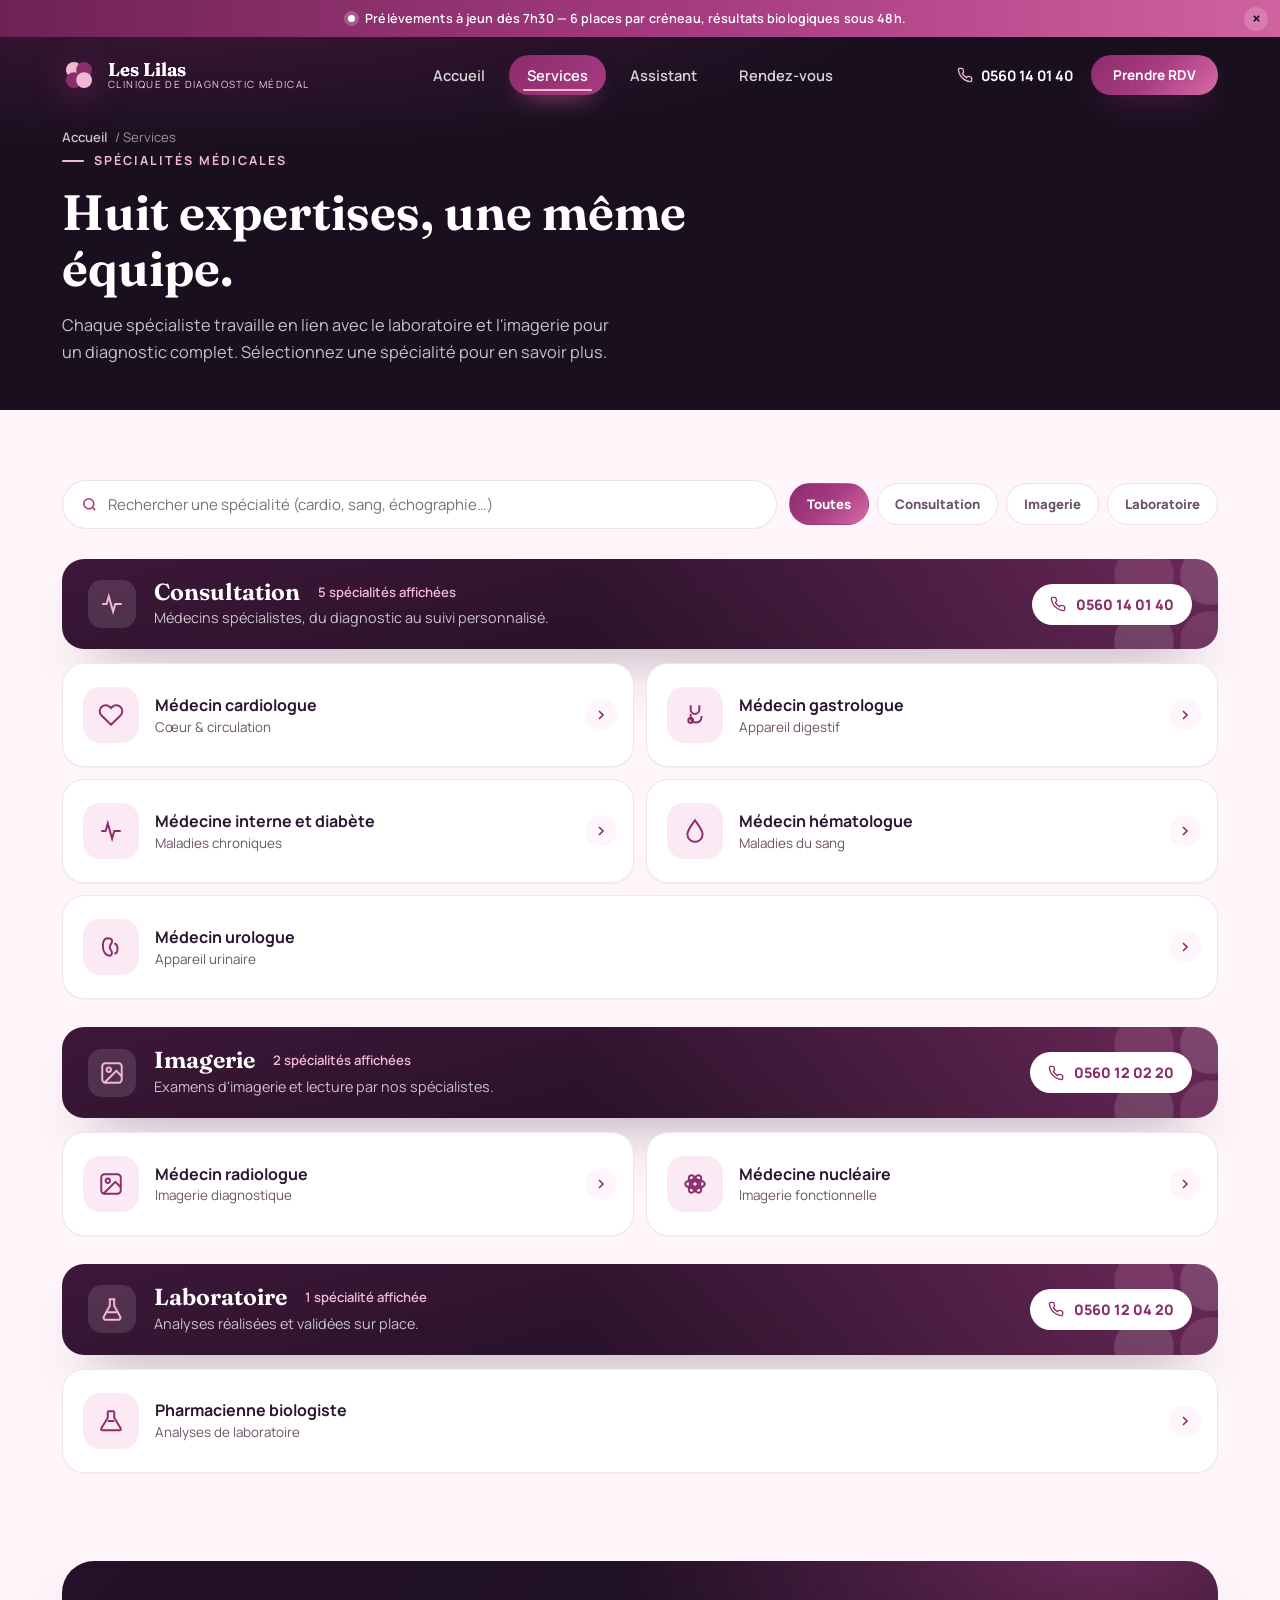
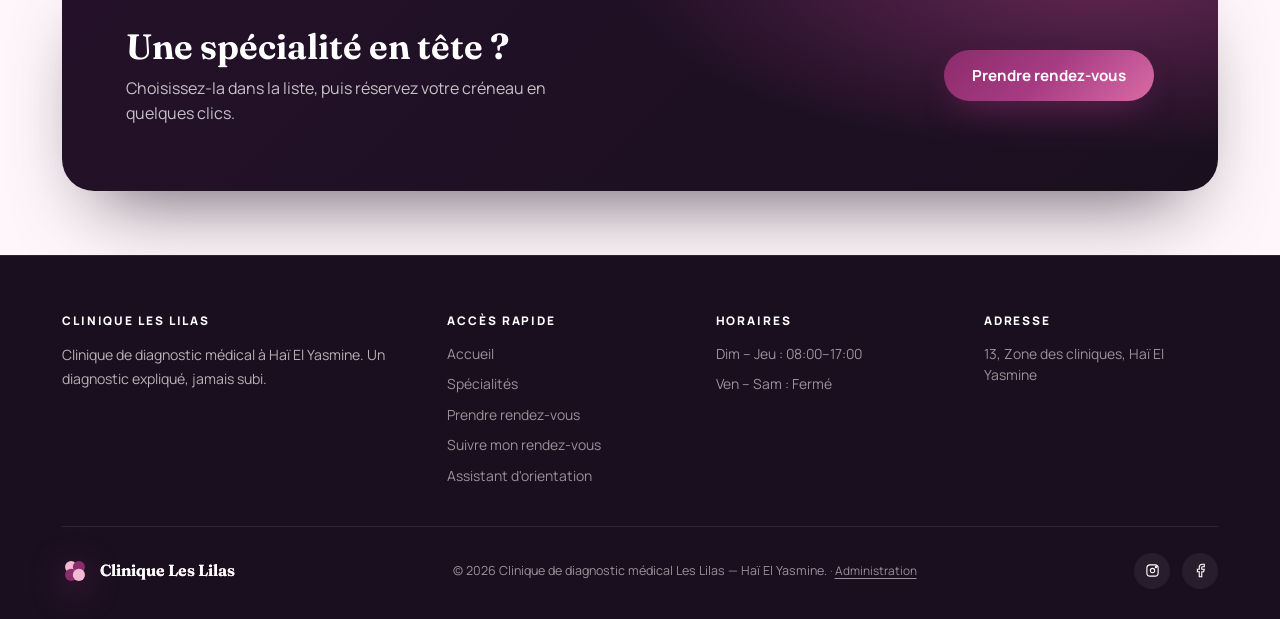
<file: services.html>
<!DOCTYPE html>
<html lang="fr">
<head>
<meta charset="UTF-8">
<meta name="viewport" content="width=device-width, initial-scale=1.0">
<title>Nos spécialités — Clinique Les Lilas</title>
<link rel="preconnect" href="https://fonts.googleapis.com">
<link rel="preconnect" href="https://fonts.gstatic.com" crossorigin>
<link href="https://fonts.googleapis.com/css2?family=Fraunces:ital,opsz,wght@0,9..144,400;0,9..144,560;0,9..144,650;1,9..144,500&family=Manrope:wght@400;500;600;700;800&display=swap" rel="stylesheet">
<link rel="stylesheet" href="assets/styles.css">
</head>
<body data-page="services">

<!-- ===== NAV ===== -->
<header id="siteHeader">
  <div class="wrap">
    <nav>
      <a href="index.html" class="brand">
        <svg class="clover" viewBox="0 0 60 60" fill="none">
          <circle class="petal" cx="21" cy="21" r="14" fill="#F3B8D4"/>
          <circle class="petal" cx="39" cy="21" r="14" fill="#8B2C6B"/>
          <circle class="petal" cx="21" cy="39" r="14" fill="#8B2C6B"/>
          <circle class="petal" cx="39" cy="39" r="14" fill="#F3B8D4"/>
        </svg>
        <span class="brand-text"><b>Les Lilas</b><span>Clinique de diagnostic médical</span></span>
      </a>

      <div class="nav-links" id="navLinks">
        <div class="nav-pill" id="navPill"></div>
        <a href="index.html" class="nav-link" data-target="home">Accueil</a>
        <a href="services.html" class="nav-link" data-target="services">Services</a>
        <a href="assistant.html" class="nav-link" data-target="assistant">Assistant</a>
        <a href="rendezvous.html" class="nav-link" data-target="rendezvous">Rendez-vous</a>
      </div>

      <div class="nav-cta">
        <a href="tel:0560140140" class="nav-phone">
          <svg viewBox="0 0 24 24" fill="none" stroke="currentColor" stroke-width="2"><path d="M22 16.92v3a2 2 0 0 1-2.18 2 19.79 19.79 0 0 1-8.63-3.07 19.5 19.5 0 0 1-6-6 19.79 19.79 0 0 1-3.07-8.67A2 2 0 0 1 4.11 2h3a2 2 0 0 1 2 1.72c.127.96.361 1.903.7 2.81a2 2 0 0 1-.45 2.11L8.09 9.91a16 16 0 0 0 6 6l1.27-1.27a2 2 0 0 1 2.11-.45c.907.339 1.85.573 2.81.7A2 2 0 0 1 22 16.92z"/></svg>
          0560 14 01 40
        </a>
        <a href="rendezvous.html" class="btn btn-primary nav-book-btn" style="padding:11px 22px;font-size:.85rem;">Prendre RDV</a>
        <button class="burger" id="burgerBtn" aria-label="Menu"><span></span><span></span><span></span></button>
      </div>
    </nav>
  </div>
</header>

<div class="menu-backdrop" id="menuBackdrop"></div>
<div class="mobile-menu" id="mobileMenu">
  <a href="index.html" class="mm-link">Accueil</a>
  <a href="services.html" class="mm-link">Services</a>
  <a href="assistant.html" class="mm-link">Assistant</a>
  <a href="rendezvous.html" class="mm-link">Rendez-vous</a>
  <a href="tel:0560140140" class="btn btn-primary">Appeler la clinique</a>
</div>

<!-- ===== PAGE HERO ===== -->
<section class="page-hero">
  <span class="blob blob1"></span>
  <span class="blob blob3" style="top:40%;left:-100px;"></span>
  <div class="wrap">
    <div class="breadcrumb"><a href="index.html">Accueil</a> / Services</div>
    <div class="eyebrow">Spécialités médicales</div>
    <h1>Huit expertises, une même équipe.</h1>
    <p>Chaque spécialiste travaille en lien avec le laboratoire et l'imagerie pour un diagnostic complet. Sélectionnez une spécialité pour en savoir plus.</p>
  </div>
</section>

<!-- ===== SERVICES ===== -->
<section class="services" style="padding-top:70px;">
  <div class="wrap">
    <div class="svc-tools">
      <div class="svc-search">
        <svg viewBox="0 0 24 24" fill="none" stroke="currentColor" stroke-width="2.2"><circle cx="11" cy="11" r="7"/><path d="m20 20-3.5-3.5"/></svg>
        <input id="svcSearch" type="search" placeholder="Rechercher une spécialité (cardio, sang, échographie…)" aria-label="Rechercher une spécialité">
      </div>
      <div class="svc-chips">
        <button class="svc-chip on" data-pole="all" type="button">Toutes</button>
        <button class="svc-chip" data-pole="consultation" type="button">Consultation</button>
        <button class="svc-chip" data-pole="imagerie" type="button">Imagerie</button>
        <button class="svc-chip" data-pole="laboratoire" type="button">Laboratoire</button>
      </div>
    </div>

    <div class="svc-groups" id="serviceGrid">
      <!-- cards injected by JS from shared data -->
    </div>
    <div class="svc-empty" id="svcEmpty">Aucune spécialité ne correspond à votre recherche.<br>Essayez un autre mot, ou appelez l'accueil au <a href="tel:0560140140" style="color:var(--purple-600);font-weight:800;">0560 14 01 40</a>.</div>
  </div>
</section>

<!-- ===== NEXT SLOTS ===== -->
<section class="cta-band">
  <div class="wrap">
    <div>
      <h2>Une spécialité en tête ?</h2>
      <p>Choisissez-la dans la liste, puis réservez votre créneau en quelques clics.</p>
    </div>
    <div class="cta-actions">
      <a href="rendezvous.html" class="btn btn-primary">Prendre rendez-vous</a>
    </div>
  </div>
</section>

<!-- ===== MODAL ===== -->
<div class="modal-overlay" id="modalOverlay">
  <div class="modal-card" id="modalCard">
    <button class="modal-close" id="modalClose" aria-label="Fermer">
      <svg viewBox="0 0 24 24" fill="none" stroke="currentColor" stroke-width="2.4"><path d="M18 6 6 18M6 6l12 12"/></svg>
    </button>
    <div class="icon-badge" id="modalIcon"></div>
    <div class="eyebrow" id="modalEyebrow">Spécialité</div>
    <h3 id="modalTitle">Titre</h3>
    <p id="modalDesc">Description</p>
    <a href="rendezvous.html" class="btn btn-primary modal-cta" id="modalCta">
      Prendre rendez-vous
      <svg viewBox="0 0 24 24" fill="none" stroke="currentColor" stroke-width="2.4"><path d="M5 12h14M13 6l6 6-6 6"/></svg>
    </a>
  </div>
</div>

<footer>
  <div class="wrap foot-grid">
    <a href="index.html" class="brand">
      <svg class="clover" viewBox="0 0 60 60" fill="none" style="width:26px;height:26px;">
        <circle cx="21" cy="21" r="14" fill="#F3B8D4"/>
        <circle cx="39" cy="21" r="14" fill="#8B2C6B"/>
        <circle cx="21" cy="39" r="14" fill="#8B2C6B"/>
        <circle cx="39" cy="39" r="14" fill="#F3B8D4"/>
      </svg>
      <span class="brand-text"><b>Clinique Les Lilas</b></span>
    </a>
    <small>© 2026 Clinique de diagnostic médical Les Lilas — Haï El Yasmine.</small>
    <div class="social">
      <a href="#" aria-label="Instagram"><svg viewBox="0 0 24 24" fill="none" stroke="currentColor" stroke-width="1.8"><rect x="3" y="3" width="18" height="18" rx="5"/><circle cx="12" cy="12" r="3.5"/><circle cx="17.5" cy="6.5" r="1"/></svg></a>
      <a href="#" aria-label="Facebook"><svg viewBox="0 0 24 24" fill="none" stroke="currentColor" stroke-width="1.8"><path d="M18 2h-3a5 5 0 0 0-5 5v3H7v4h3v8h4v-8h3l1-4h-4V7a1 1 0 0 1 1-1h3z"/></svg></a>
    </div>
  </div>
</footer>

<script src="assets/lilas-data.js"></script>
<script src="assets/site.js"></script>
<script>
  const DEFAULT_ICON = '<path d="M12 21c-4.4-2.9-8-6.9-8-11a8 8 0 0 1 16 0c0 4.1-3.6 8.1-8 11Z"/><circle cx="12" cy="10" r="2.6"/>';
  const services = lilasGetServices();

  const contactInfo = lilasGetContact();
  const phoneOf = (label, fallback)=> ((contactInfo.phones||[]).find(p=>p.label===label)||{}).number || fallback;
  const GROUPS = [
    {k:'consultation', t:'Consultation', d:'Médecins spécialistes, du diagnostic au suivi personnalisé.', p:phoneOf('Consultation','0560 14 01 40'),
      i:'<path d="M3 12h4l2-7 4 14 2-7h6"/>'},
    {k:'imagerie', t:'Imagerie', d:'Examens d\'imagerie et lecture par nos spécialistes.', p:phoneOf('Imagerie','0560 12 02 20'),
      i:'<rect x="3" y="3" width="18" height="18" rx="3"/><circle cx="9" cy="9" r="2"/><path d="M21 15l-5-5L5 21"/>'},
    {k:'laboratoire', t:'Laboratoire', d:'Analyses réalisées et validées sur place.', p:phoneOf('Laboratoire','0560 12 04 20'),
      i:'<path d="M9 3h6M10 3v6L4.5 19a2 2 0 0 0 1.7 3h11.6a2 2 0 0 0 1.7-3L14 9V3"/><path d="M7.5 15h9"/>'}
  ];
  const PHONE_ICO = '<svg viewBox="0 0 24 24" fill="none" stroke="currentColor" stroke-width="2"><path d="M22 16.9v3a2 2 0 0 1-2.2 2 19.8 19.8 0 0 1-8.6-3.1 19.5 19.5 0 0 1-6-6A19.8 19.8 0 0 1 2.1 4.2 2 2 0 0 1 4.1 2h3a2 2 0 0 1 2 1.7c.1 1 .4 1.9.7 2.8a2 2 0 0 1-.5 2.1L8 9.9a16 16 0 0 0 6 6l1.3-1.3a2 2 0 0 1 2.1-.4c.9.3 1.8.6 2.8.7a2 2 0 0 1 1.7 2Z"/></svg>';
  const grid = document.getElementById('serviceGrid');
  GROUPS.forEach(g=>{
    const items = services.filter(s=>lilasGroupOf(s) === g.k);
    if(!items.length) return;
    const sec = document.createElement('section');
    sec.className = 'svc-group'; sec.id = g.k;
    const n = items.length;
    sec.innerHTML = `<div class="svc-group-head"><span class="svc-group-ico"><svg viewBox="0 0 24 24" fill="none" stroke="currentColor" stroke-width="1.8">${g.i}</svg></span><h2>${g.t}</h2><span class="svc-count">${n} ${n>1?'spécialités':'spécialité'}</span><p>${g.d}</p><a class="svc-call" href="tel:${g.p.replace(/\s/g,'')}">${PHONE_ICO}${escapeHtmlShared(g.p)}</a></div><div class="svc-list"></div>`;
    const list = sec.querySelector('.svc-list');
    items.forEach(s=>{
      const b = document.createElement('button');
      b.type = 'button'; b.className = 'svc-item';
      b.innerHTML = `<span class="svc-ico"><svg viewBox="0 0 24 24" fill="none" stroke="currentColor" stroke-width="1.8">${s.icon || DEFAULT_ICON}</svg></span><span class="svc-name">${escapeHtmlShared(s.title)}</span><span class="svc-tag">${escapeHtmlShared(s.tag || '')}</span><svg class="svc-chev" viewBox="0 0 24 24" fill="none" stroke="currentColor" stroke-width="2.4"><path d="M9 6l6 6-6 6"/></svg>`;
      b.addEventListener('click', ()=>openModal(s));
      list.appendChild(b);
    });
    grid.appendChild(sec);
  });

  // ---------- modal ----------
  const overlay = document.getElementById('modalOverlay');
  const modalIcon = document.getElementById('modalIcon');
  const modalEyebrow = document.getElementById('modalEyebrow');
  const modalTitle = document.getElementById('modalTitle');
  const modalDesc = document.getElementById('modalDesc');
  const modalCta = document.getElementById('modalCta');
  let lastFocused = null;

  function openModal(s){
    lastFocused = document.activeElement;
    const icon = s.icon || DEFAULT_ICON;
    modalIcon.innerHTML = `<svg viewBox="0 0 24 24" fill="none" stroke="currentColor" stroke-width="1.8">${icon}</svg>`;
    modalEyebrow.textContent = s.eyebrow || s.tag || 'Spécialité';
    modalTitle.textContent = s.title;
    modalDesc.textContent = s.desc;
    modalCta.href = 'rendezvous.html?service=' + encodeURIComponent(s.title);
    overlay.classList.add('open');
    document.body.classList.add('menu-lock');
  }
  function closeModal(){
    overlay.classList.remove('open');
    document.body.classList.remove('menu-lock');
    if(lastFocused) lastFocused.focus();
    // clean the URL so a refresh doesn't reopen the modal
    if(location.search){ history.replaceState(null, '', location.pathname); }
  }
  document.getElementById('modalClose').addEventListener('click', closeModal);
  overlay.addEventListener('click', e=>{ if(e.target === overlay) closeModal(); });
  document.addEventListener('keydown', e=>{ if(e.key === 'Escape') closeModal(); });

  // ---------- deep link: services.html?service=<title> opens that card's modal ----------
  const params = new URLSearchParams(location.search);
  const wanted = params.get('service');
  if(wanted){
    const match = services.find(s=>s.title === wanted);
    if(match) openModal(match);
  }

  // ---------- live search + pôle filters ----------
  (function(){
    const search = document.getElementById('svcSearch');
    const empty = document.getElementById('svcEmpty');
    const chips = document.querySelectorAll('.svc-chip');
    let pole = 'all';

    document.querySelectorAll('.svc-item').forEach(el=>{
      const name = (el.querySelector('.svc-name') || {}).textContent || '';
      const tag = (el.querySelector('.svc-tag') || {}).textContent || '';
      el.dataset.text = (name + ' ' + tag).toLowerCase();
    });

    function applyFilter(){
      const q = (search.value || '').trim().toLowerCase();
      let visible = 0;
      document.querySelectorAll('.svc-group').forEach(group=>{
        let shown = 0;
        group.querySelectorAll('.svc-item').forEach(el=>{
          const okPole = pole === 'all' || group.id === pole;
          const okText = !q || el.dataset.text.includes(q);
          const show = okPole && okText;
          el.classList.toggle('svc-hidden', !show);
          if(show) shown++;
        });
        group.classList.toggle('svc-hidden', shown === 0);
        const count = group.querySelector('.svc-count');
        if(count){
          const n = shown;
          count.textContent = n + (n > 1 ? ' spécialités affichées' : ' spécialité affichée');
        }
        visible += shown;
      });
      empty.classList.toggle('show', visible === 0);
    }

    search.addEventListener('input', applyFilter);
    chips.forEach(c=>c.addEventListener('click', ()=>{
      chips.forEach(x=>x.classList.toggle('on', x === c));
      pole = c.dataset.pole;
      applyFilter();
    }));
    applyFilter();
  })();
</script>
</body>
</html>
</file>
<file: assets/styles.css>
:root{
    --purple-950:#1A0F1F;
    --purple-900:#241129;
    --purple-800:#3E1739;
    --purple-600:#8B2C6B;
    --purple-500:#A73B82;
    --pink-300:#F3B8D4;
    --pink-200:#F7CFE1;
    --pink-100:#FBEAF3;
    --pink-50:#FEF6FA;
    --white:#FFFFFF;
    --ink:#2A1830;
    --ink-soft:#6b5468;
    --ease:cubic-bezier(.22,1,.36,1);
  }

  *{margin:0;padding:0;box-sizing:border-box;}
  html{scroll-behavior:smooth;}
  body{
    font-family:'Manrope',sans-serif;
    background:var(--pink-50);
    color:var(--ink);
    overflow-x:hidden;
    -webkit-font-smoothing:antialiased;
  }
  h1,h2,h3,.display{font-family:'Fraunces',serif;}
  a{color:inherit;text-decoration:none;}
  ul{list-style:none;}
  img{max-width:100%;display:block;}
  button{font-family:inherit;cursor:pointer;border:none;background:none;}
  ::selection{background:var(--purple-600);color:var(--white);}

  @media (prefers-reduced-motion: reduce){
    *{animation-duration:.001ms !important;animation-iteration-count:1 !important;transition-duration:.001ms !important;scroll-behavior:auto !important;}
  }

  /* ---------- utility ---------- */
  .wrap{max-width:1220px;margin:0 auto;padding:0 32px;}
  .eyebrow{
    font-size:.78rem;letter-spacing:.16em;text-transform:uppercase;
    color:var(--purple-600);font-weight:700;display:flex;align-items:center;gap:10px;
  }
  .eyebrow::before{content:"";width:22px;height:2px;background:var(--purple-500);border-radius:2px;}
  .reveal{opacity:0;transform:translateY(28px);transition:opacity .9s var(--ease),transform .9s var(--ease);}
  .reveal.in{opacity:1;transform:translateY(0);}
  .reveal-scale{opacity:0;transform:scale(.94);transition:opacity .8s var(--ease),transform .8s var(--ease);}
  .reveal-scale.in{opacity:1;transform:scale(1);}
  .stagger .reveal:nth-child(1){transition-delay:.05s;}
  .stagger .reveal:nth-child(2){transition-delay:.13s;}
  .stagger .reveal:nth-child(3){transition-delay:.21s;}
  .stagger .reveal:nth-child(4){transition-delay:.29s;}
  .stagger .reveal:nth-child(5){transition-delay:.37s;}
  .stagger .reveal:nth-child(6){transition-delay:.45s;}
  .stagger .reveal:nth-child(7){transition-delay:.53s;}
  .stagger .reveal:nth-child(8){transition-delay:.61s;}

  .btn{
    display:inline-flex;align-items:center;gap:10px;
    padding:15px 28px;border-radius:999px;font-weight:700;font-size:.95rem;
    transition:transform .45s var(--ease), box-shadow .45s var(--ease), background .3s ease;
  }
  .btn-primary{
    background:linear-gradient(135deg,var(--purple-600),var(--purple-500));
    color:var(--white);
    box-shadow:0 10px 30px -8px rgba(139,44,107,.55);
  }
  .btn-primary:hover{transform:translateY(-3px);box-shadow:0 16px 36px -8px rgba(139,44,107,.65);}
  .btn-ghost{
    background:transparent;color:var(--purple-600);border:1.5px solid rgba(139,44,107,.35);
  }
  .btn-ghost:hover{background:rgba(139,44,107,.08);transform:translateY(-3px);}
  .btn svg{width:16px;height:16px;transition:transform .4s var(--ease);}
  .btn-primary:hover svg{transform:translateX(4px);}

  /* ---------- clover mark (signature) ---------- */
  .clover{width:34px;height:34px;flex-shrink:0;}
  .clover .petal{transform-origin:center;animation:sway 7s ease-in-out infinite;}
  .clover .petal:nth-child(2){animation-delay:.4s;}
  .clover .petal:nth-child(3){animation-delay:.8s;}
  .clover .petal:nth-child(4){animation-delay:1.2s;}
  @keyframes sway{
    0%,100%{transform:scale(1) rotate(0deg);}
    50%{transform:scale(1.06) rotate(3deg);}
  }

  /* ---------- nav ---------- */
  header{
    position:fixed;top:0;left:0;right:0;z-index:200;
    padding:18px 0;
    transition:background .5s ease, box-shadow .5s ease, padding .4s ease;
  }
  header.scrolled{
    background:rgba(26,15,31,.72);
    backdrop-filter:blur(18px) saturate(150%);
    box-shadow:0 8px 30px -12px rgba(0,0,0,.4);
    padding:12px 0;
  }
  nav{display:flex;align-items:center;justify-content:space-between;flex-wrap:nowrap;gap:12px;}
  .brand{display:flex;align-items:center;gap:12px;}
  .brand-text{display:flex;flex-direction:column;line-height:1.05;white-space:nowrap;}
  .brand-text b{font-family:'Fraunces',serif;font-size:1.15rem;color:var(--white);font-weight:650;}
  .brand-text span{font-size:.62rem;letter-spacing:.14em;text-transform:uppercase;color:var(--pink-200);}
  .nav-links{display:flex;align-items:center;gap:6px;position:relative;}
  .nav-links a{
    position:relative;padding:10px 18px;font-size:.92rem;font-weight:600;color:rgba(255,255,255,.82);
    border-radius:999px;transition:color .3s ease;
  }
  .nav-links a:hover{color:#fff;}
  .nav-links a.active{color:#fff;}
  .nav-pill{
    position:absolute;top:0;height:100%;border-radius:999px;
    background:linear-gradient(135deg,var(--purple-600),var(--purple-500));
    transition:left .5s var(--ease), width .5s var(--ease);
    z-index:-1;
  }
  .nav-cta{display:flex;align-items:center;gap:18px;}
  .nav-phone{display:flex;align-items:center;gap:8px;color:#fff;font-weight:700;font-size:.9rem;}
  .nav-phone svg{width:16px;height:16px;color:var(--pink-300);}
  .burger{display:none;width:26px;height:20px;position:relative;flex-direction:column;justify-content:space-between;}
  .burger span{display:block;height:2px;background:#fff;border-radius:2px;transition:transform .35s var(--ease), opacity .3s ease;}

  /* ---------- hero ---------- */
  .hero{
    position:relative;min-height:100svh;display:flex;align-items:center;
    background:
      radial-gradient(circle, rgba(255,255,255,.09) 1px, transparent 1.4px) 0 0/26px 26px,
      radial-gradient(ellipse 90% 60% at 15% 0%, #3E1739 0%, var(--purple-950) 55%);
    overflow:hidden;color:#fff;padding-top:110px;
  }
  .blob{position:absolute;border-radius:50%;filter:blur(60px);opacity:.55;animation:float 16s ease-in-out infinite;}
  .blob1{width:520px;height:520px;background:radial-gradient(circle,var(--purple-500),transparent 70%);top:-160px;right:-120px;animation-duration:20s;}
  .blob2{width:380px;height:380px;background:radial-gradient(circle,var(--pink-300),transparent 70%);bottom:-140px;right:20%;animation-duration:17s;animation-delay:-4s;}
  .blob3{width:300px;height:300px;background:radial-gradient(circle,var(--purple-800),transparent 70%);top:30%;left:-100px;animation-duration:22s;animation-delay:-9s;}
  @keyframes float{
    0%,100%{transform:translate(0,0) scale(1);}
    33%{transform:translate(30px,-40px) scale(1.08);}
    66%{transform:translate(-25px,30px) scale(.95);}
  }
  .hero-grid{
    position:relative;z-index:2;display:grid;grid-template-columns:1.1fr .9fr;gap:60px;align-items:center;width:100%;
  }
  .hero h1{
    font-size:clamp(2.6rem,5.2vw,4.4rem);font-weight:650;line-height:1.06;letter-spacing:-.02em;
  }
  .hero h1 em{font-style:italic;font-weight:500;color:var(--pink-300);}
  .hero p.lede{
    margin-top:24px;font-size:1.15rem;line-height:1.65;color:rgba(255,255,255,.78);max-width:480px;
  }
  .hero-actions{display:flex;gap:16px;margin-top:38px;flex-wrap:wrap;}
  .hero .btn-ghost{color:#fff;border-color:rgba(255,255,255,.35);}
  .hero .btn-ghost:hover{background:rgba(255,255,255,.1);}

  .stat-row{display:flex;gap:40px;margin-top:56px;flex-wrap:wrap;}
  .stat b{font-family:'Fraunces',serif;font-size:2.1rem;font-weight:650;display:block;color:#fff;}
  .stat span{font-size:.8rem;color:rgba(255,255,255,.6);letter-spacing:.03em;}

  .hero-visual{position:relative;display:flex;align-items:center;justify-content:center;}
  .card-stack{position:relative;width:100%;max-width:380px;aspect-ratio:1/1.05;}
  .rx-card{
    position:absolute;inset:0;border-radius:28px;
    background:linear-gradient(155deg,rgba(255,255,255,.1),rgba(255,255,255,.02));
    border:1px solid rgba(255,255,255,.14);
    backdrop-filter:blur(14px);
    animation:drift 8s ease-in-out infinite;
  }
  @keyframes drift{0%,100%{transform:translateY(0) rotate(0deg);}50%{transform:translateY(-14px) rotate(1deg);}}
  .rx-inner{position:absolute;inset:26px;background:#fff;border-radius:20px;color:var(--ink);padding:26px;box-shadow:0 30px 70px -20px rgba(0,0,0,.5);overflow:hidden;display:flex;flex-direction:column;}
  .rx-inner .clover{width:30px;height:30px;}
  .rx-inner .rx-head{display:flex;justify-content:space-between;align-items:center;margin-bottom:18px;}
  .rx-inner h4{font-family:'Fraunces',serif;font-size:1.02rem;font-weight:650;}
  .rx-line{height:9px;border-radius:5px;background:var(--pink-100);margin-bottom:10px;}
  .rx-line:nth-child(1){width:88%;}
  .pulse-dot{position:absolute;width:14px;height:14px;border-radius:50%;background:var(--purple-500);box-shadow:0 0 0 rgba(167,59,130,.5);animation:pulse 2.4s infinite;}
  .pulse-dot.p1{top:-8px;right:60px;}
  .pulse-dot.p2{bottom:20%;left:-10px;background:var(--pink-300);animation-delay:1s;}
  @keyframes pulse{
    0%{box-shadow:0 0 0 0 rgba(167,59,130,.55);}
    70%{box-shadow:0 0 0 16px rgba(167,59,130,0);}
    100%{box-shadow:0 0 0 0 rgba(167,59,130,0);}
  }

  .scroll-cue{
    position:absolute;bottom:34px;left:50%;transform:translateX(-50%);
    display:flex;flex-direction:column;align-items:center;gap:8px;color:rgba(255,255,255,.55);
    font-size:.72rem;letter-spacing:.14em;text-transform:uppercase;z-index:2;
  }
  .scroll-cue .line{width:1px;height:34px;background:linear-gradient(to bottom,rgba(255,255,255,.6),transparent);position:relative;overflow:hidden;}
  .scroll-cue .line::after{content:"";position:absolute;top:-100%;left:0;width:100%;height:100%;background:#fff;animation:scrolldown 1.8s infinite;}
  @keyframes scrolldown{0%{top:-100%;}100%{top:100%;}}

  /* ---------- platforms strip ---------- */
  .platforms{background:var(--white);padding:80px 0 60px;position:relative;}
  .platform-grid{display:grid;grid-template-columns:repeat(3,1fr);gap:22px;margin-top:40px;}
  .platform-card{
    padding:30px 26px;border-radius:22px;background:var(--pink-50);
    border:1px solid rgba(139,44,107,.1);
    transition:transform .5s var(--ease), box-shadow .5s var(--ease), background .4s ease;
    position:relative;overflow:hidden;
  }
  .platform-card:hover{transform:translateY(-8px);box-shadow:0 22px 46px -18px rgba(139,44,107,.3);background:#fff;}
  .platform-card .icon-badge{margin-bottom:18px;}
  .platform-card h3{font-size:1.15rem;font-weight:650;margin-bottom:8px;}
  .platform-card p{color:var(--ink-soft);font-size:.92rem;line-height:1.55;margin-bottom:16px;}
  .platform-phone{display:inline-flex;align-items:center;gap:8px;font-weight:700;color:var(--purple-600);font-size:.92rem;}
  .platform-phone svg{width:14px;height:14px;}

  .icon-badge{
    width:52px;height:52px;border-radius:14px;display:flex;align-items:center;justify-content:center;
    background:linear-gradient(135deg,var(--purple-600),var(--purple-500));color:#fff;
  }
  .icon-badge svg{width:24px;height:24px;stroke-width:1.7;}

  /* ---------- services ---------- */
  .services{background:var(--pink-50);padding:120px 0 160px;position:relative;overflow:hidden;}
  .services-divider{position:absolute;left:0;right:0;bottom:-1px;line-height:0;}
  .services-divider svg{width:100%;height:110px;display:block;}
  .section-head{display:flex;justify-content:space-between;align-items:flex-end;gap:30px;margin-bottom:56px;flex-wrap:wrap;}
  .section-head h2{font-size:clamp(2rem,3.6vw,2.9rem);font-weight:650;margin-top:14px;max-width:560px;line-height:1.15;}
  .section-head p{color:var(--ink-soft);max-width:360px;font-size:1rem;line-height:1.6;}

  .service-grid{display:grid;grid-template-columns:repeat(4,1fr);gap:20px;}
  .service-card{
    background:#fff;border-radius:22px;padding:28px 24px;text-align:left;
    border:1px solid rgba(139,44,107,.08);
    transition:transform .5s var(--ease), box-shadow .5s var(--ease), border-color .4s ease;
    position:relative;overflow:hidden;width:100%;
  }
  .service-card::before{
    content:"";position:absolute;inset:0;opacity:0;
    background:linear-gradient(160deg,var(--pink-100),transparent 60%);
    transition:opacity .5s ease;
  }
  .service-card:hover{transform:translateY(-8px);box-shadow:0 24px 50px -20px rgba(139,44,107,.35);border-color:transparent;}
  .service-card:hover::before{opacity:1;}
  .service-card .icon-badge{background:var(--pink-100);color:var(--purple-600);margin-bottom:20px;position:relative;}
  .service-card:hover .icon-badge{background:linear-gradient(135deg,var(--purple-600),var(--purple-500));color:#fff;}
  .service-card h3{font-size:1.05rem;font-weight:700;margin-bottom:8px;position:relative;font-family:'Manrope',sans-serif;}
  .service-card .tag{color:var(--ink-soft);font-size:.85rem;position:relative;}
  .service-card .more{
    display:inline-flex;align-items:center;gap:6px;margin-top:16px;font-size:.82rem;font-weight:700;
    color:var(--purple-600);position:relative;
  }
  .service-card .more svg{width:13px;height:13px;transition:transform .4s var(--ease);}
  .service-card:hover .more svg{transform:translateX(4px);}

  /* ---------- modal ---------- */
  .modal-overlay{
    position:fixed;inset:0;background:rgba(26,15,31,.7);backdrop-filter:blur(6px);
    display:flex;align-items:center;justify-content:center;z-index:500;padding:24px;
    opacity:0;pointer-events:none;transition:opacity .4s ease;
  }
  .modal-overlay.open{opacity:1;pointer-events:auto;}
  .modal-card{
    background:#fff;border-radius:28px;max-width:480px;width:100%;padding:44px 38px;position:relative;
    transform:scale(.88) translateY(20px);opacity:0;transition:transform .5s var(--ease), opacity .5s var(--ease);
    box-shadow:0 40px 90px -20px rgba(26,15,31,.5);
    max-height:88vh;overflow-y:auto;
  }
  .modal-overlay.open .modal-card{transform:scale(1) translateY(0);opacity:1;}
  .modal-close{
    position:absolute;top:22px;right:22px;width:36px;height:36px;border-radius:50%;
    background:var(--pink-50);display:flex;align-items:center;justify-content:center;
    transition:background .3s ease,transform .3s ease;
  }
  .modal-close:hover{background:var(--pink-200);transform:rotate(90deg);}
  .modal-close svg{width:16px;height:16px;color:var(--purple-600);}
  .modal-card .icon-badge{width:60px;height:60px;background:linear-gradient(135deg,var(--purple-600),var(--purple-500));color:#fff;margin-bottom:22px;}
  .modal-card .icon-badge svg{width:28px;height:28px;}
  .modal-card h3{font-family:'Fraunces',serif;font-size:1.6rem;font-weight:650;margin-bottom:14px;}
  .modal-card .eyebrow{margin-bottom:12px;}
  .modal-card p{color:var(--ink-soft);line-height:1.7;font-size:.98rem;}
  .modal-card .modal-cta{margin-top:26px;}

  /* ---------- ia assistant ---------- */
  .ia{background:var(--white);padding:110px 0 130px;position:relative;}
  .ia-head{max-width:640px;margin:0 auto 44px;text-align:center;}
  .ia-head .eyebrow{justify-content:center;}
  .ia-head h2{font-size:clamp(2rem,3.6vw,2.9rem);font-weight:650;margin-top:14px;line-height:1.15;}
  .ia-head p{color:var(--ink-soft);font-size:1rem;line-height:1.65;margin-top:16px;}
  .ia-free-pill{
    display:inline-flex;align-items:center;gap:6px;margin-top:16px;padding:6px 14px;border-radius:999px;
    background:var(--pink-100);color:var(--purple-600);font-size:.78rem;font-weight:700;letter-spacing:.03em;
  }
  .ia-shell{max-width:760px;margin:0 auto;}
  .ia-open-btn{margin:0 auto;display:flex;}
  .ia-panel{
    margin-top:26px;background:var(--pink-50);border:1px solid rgba(139,44,107,.12);border-radius:26px;
    overflow:hidden;max-height:0;opacity:0;transition:max-height .55s var(--ease),opacity .4s ease;
  }
  .ia-panel.open{max-height:1400px;opacity:1;}
  .ia-panel-inner{padding:30px;}
  .ia-panel-top{display:flex;align-items:center;gap:12px;margin-bottom:20px;}
  .ia-panel-top .icon-badge{width:44px;height:44px;flex-shrink:0;}
  .ia-panel-top h4{font-family:'Fraunces',serif;font-weight:650;font-size:1.05rem;}
  .ia-panel-top span{display:block;font-size:.78rem;color:var(--ink-soft);}
  .ia-log{display:flex;flex-direction:column;gap:14px;margin-bottom:18px;max-height:360px;overflow-y:auto;padding-right:4px;}
  .ia-bubble{max-width:88%;padding:14px 16px;border-radius:16px;font-size:.9rem;line-height:1.55;}
  .ia-bubble.bot{background:#fff;border:1px solid rgba(139,44,107,.1);align-self:flex-start;border-bottom-left-radius:4px;}
  .ia-bubble.user{background:linear-gradient(135deg,var(--purple-600),var(--purple-500));color:#fff;align-self:flex-end;border-bottom-right-radius:4px;}
  .ia-bubble b{display:block;font-size:.72rem;text-transform:uppercase;letter-spacing:.06em;margin-bottom:6px;opacity:.7;}
  .ia-bubble .ia-reco-btn{
    display:inline-flex;align-items:center;gap:6px;margin-top:12px;padding:9px 16px;border-radius:999px;
    background:var(--pink-100);color:var(--purple-600);font-weight:700;font-size:.8rem;
  }
  .ia-bubble .ia-reco-btn:hover{background:var(--pink-200);}
  .ia-bubble .ia-emergency{
    display:block;margin-top:12px;padding:10px 12px;border-radius:12px;background:#FCE4EA;color:#8B2C42;
    font-size:.82rem;font-weight:700;line-height:1.5;
  }
  .ia-form .field{margin-bottom:14px;}
  .ia-field-row{display:grid;grid-template-columns:1fr 1fr;gap:14px;}
  .ia-form label{display:block;font-size:.78rem;font-weight:700;color:var(--ink-soft);margin-bottom:6px;}
  .ia-panel .ia-form input, .ia-panel .ia-form textarea{
    width:100%;padding:13px 14px;border-radius:12px;background:#fff;border:1px solid rgba(139,44,107,.18);
    font-family:inherit;font-size:.92rem;color:var(--ink);transition:border-color .3s ease;
  }
  .ia-panel .ia-form input::placeholder, .ia-panel .ia-form textarea::placeholder{color:rgba(42,24,48,.4);}
  .ia-panel .ia-form input:focus, .ia-panel .ia-form textarea:focus{outline:none;border-color:var(--purple-500);}
  .ia-form .btn-primary{width:100%;justify-content:center;margin-top:4px;}
  .ia-disclaimer{margin-top:16px;font-size:.76rem;color:var(--ink-soft);line-height:1.55;padding-top:14px;border-top:1px dashed rgba(139,44,107,.15);}
  .ia-reset{margin-top:14px;background:transparent;color:var(--purple-600);font-weight:700;font-size:.82rem;display:none;}
  .ia-reset.show{display:inline-flex;}
  @media (max-width:760px){
    .ia{padding:64px 0 80px;}
    .ia-panel-inner{padding:22px 18px;}
    .ia-field-row{grid-template-columns:1fr;}
    .ia-log{max-height:300px;}
  }

  /* ---------- contact ---------- */
  .contact{
    background:linear-gradient(180deg,var(--purple-950) 0%, var(--purple-900) 100%);
    color:#fff;padding:120px 0;position:relative;overflow:hidden;
  }
  .contact .blob{opacity:.35;}
  .contact-grid{display:grid;grid-template-columns:.95fr 1.05fr;gap:70px;position:relative;z-index:2;align-items:stretch;}
  .contact-grid > div{display:flex;flex-direction:column;}
  .contact .eyebrow{color:var(--pink-300);}
  .contact .eyebrow::before{background:var(--pink-300);}
  .contact h2{font-size:clamp(2rem,3.6vw,2.8rem);font-weight:650;margin:14px 0 20px;line-height:1.15;}
  .contact > .wrap > .contact-grid > div > p.lede{color:rgba(255,255,255,.72);line-height:1.65;max-width:440px;margin-bottom:36px;}

  .info-list{display:flex;flex-direction:column;gap:22px;flex:1;justify-content:space-evenly;}
  .info-row{display:flex;gap:18px;align-items:flex-start;padding:18px;border-radius:18px;transition:background .4s ease;}
  .info-row:hover{background:rgba(255,255,255,.05);}
  .info-row .icon-badge{background:rgba(255,255,255,.1);color:var(--pink-300);flex-shrink:0;}
  .info-row h4{font-weight:700;margin-bottom:4px;font-size:.98rem;}
  .info-row p{color:rgba(255,255,255,.65);font-size:.92rem;line-height:1.5;}
  .info-row a{color:rgba(255,255,255,.9);font-weight:600;}
  .info-row a:hover{color:var(--pink-300);}

  .form-card{
    background:rgba(255,255,255,.06);border:1px solid rgba(255,255,255,.12);
    border-radius:26px;padding:42px;backdrop-filter:blur(10px);
    flex:1;display:flex;flex-direction:column;justify-content:center;
  }
  .field{margin-bottom:20px;}
  .field label{display:block;font-size:.8rem;letter-spacing:.04em;color:rgba(255,255,255,.6);margin-bottom:8px;font-weight:600;}
  .field input, .field select, .field textarea{
    width:100%;padding:14px 16px;border-radius:12px;background:rgba(255,255,255,.08);
    border:1px solid rgba(255,255,255,.15);color:#fff;font-family:inherit;font-size:.95rem;
    transition:border-color .3s ease, background .3s ease;
  }
  .field select option{color:#111;}
  .field input:focus, .field select:focus, .field textarea:focus{
    outline:none;border-color:var(--pink-300);background:rgba(255,255,255,.12);
  }
  .field input::placeholder, .field textarea::placeholder{color:rgba(255,255,255,.4);}
  .field-row{display:grid;grid-template-columns:1fr 1fr;gap:16px;}
  .form-submit{width:100%;justify-content:center;position:relative;overflow:hidden;}
  .form-note{margin-top:14px;font-size:.8rem;color:rgba(255,255,255,.5);text-align:center;min-height:18px;}

  /* ---------- footer ---------- */
  footer{background:var(--purple-950);color:rgba(255,255,255,.55);padding:34px 0;border-top:1px solid rgba(255,255,255,.08);}
  .foot-grid{display:flex;justify-content:space-between;align-items:center;flex-wrap:wrap;gap:14px;}
  .foot-grid .brand-text b{color:#fff;font-size:1rem;}
  footer .social{display:flex;gap:12px;}
  footer .social a{width:36px;height:36px;border-radius:50%;background:rgba(255,255,255,.06);display:flex;align-items:center;justify-content:center;transition:background .3s ease, transform .3s ease;}
  footer .social a:hover{background:var(--purple-600);transform:translateY(-3px);}
  footer .social svg{width:15px;height:15px;color:#fff;}
  footer small{font-size:.78rem;}

  /* ---------- responsive ---------- */
  @media (max-width:1080px){
    .hero-grid{grid-template-columns:1fr;}
    .hero-visual{order:-1;width:100%;margin-bottom:8px;}
    .platform-grid{grid-template-columns:1fr 1fr;}
    .service-grid{grid-template-columns:repeat(2,1fr);}
    .contact-grid{grid-template-columns:1fr;gap:50px;}
    .form-card{padding:34px;}
  }
  /* tablet nav: full nav bar (links + phone + CTA) was overflowing/crowding
     before the burger takes over at 760px — trim it in stages */
  @media (max-width:980px){
    .nav-links{gap:2px;}
    .nav-links a{padding:10px 13px;font-size:.88rem;}
    .nav-cta{gap:12px;}
    .nav-phone{display:none;}
  }
  @media (max-width:860px){
    .nav-book-btn{padding:10px 16px !important;font-size:.8rem !important;}
    .brand-text span{display:none;}
  }
  @media (max-width:760px){
    .wrap{padding:0 22px;}
    .nav-links{display:none;}
    .nav-book-btn{display:none;}
    .burger{display:flex;}
    .hero{padding-top:104px;min-height:auto;padding-bottom:56px;}
    .hero-grid{text-align:center;}
    .hero p.lede{margin-left:auto;margin-right:auto;}
    .hero-visual{display:none;}
    .scroll-cue{display:none;}
    .hero-actions{justify-content:center;margin-top:32px;}
    .stat-row{
      display:flex;flex-wrap:nowrap;justify-content:space-between;
      margin-top:36px;gap:0;
      background:rgba(255,255,255,.06);
      border:1px solid rgba(255,255,255,.14);
      border-radius:18px;padding:18px 8px;
    }
    .stat{flex:1;position:relative;padding:0 6px;}
    .stat:not(:last-child)::after{
      content:"";position:absolute;top:50%;right:0;transform:translateY(-50%);
      width:1px;height:30px;background:rgba(255,255,255,.16);
    }
    .stat b{font-size:1.5rem;}
    .stat span{font-size:.66rem;line-height:1.3;display:block;}
    .platforms{padding:56px 0 40px;}
    .services{padding:64px 0 96px;}
    .section-head{margin-bottom:36px;}
    .platform-grid{grid-template-columns:1fr;}
    .service-grid{grid-template-columns:1fr;}
    .contact{padding:70px 0;}
    .form-card{padding:26px 22px;}
    .modal-card{padding:32px 24px;max-height:85vh;overflow-y:auto;}
    .field-row{grid-template-columns:1fr;}
    .foot-grid{flex-direction:column;text-align:center;}
  }
  @media (max-width:400px){
    .hero h1{font-size:2.2rem;}
    .btn{padding:14px 22px;font-size:.88rem;}
    .stat b{font-size:1.7rem;}
  }

  /* mobile nav drawer */
  .mobile-menu{
    position:fixed;top:0;right:0;height:100svh;width:78%;max-width:320px;
    background:var(--purple-950);z-index:300;padding:100px 34px 40px;
    transform:translateX(100%);transition:transform .5s var(--ease);
    display:flex;flex-direction:column;gap:8px;
  }
  .mobile-menu.open{transform:translateX(0);}
  .mobile-menu a{padding:16px 4px;font-size:1.15rem;font-weight:650;color:#fff;border-bottom:1px solid rgba(255,255,255,.08);font-family:'Fraunces',serif;}
  .mobile-menu .btn{margin-top:20px;justify-content:center;}
  .menu-backdrop{position:fixed;inset:0;background:rgba(0,0,0,.5);z-index:250;opacity:0;pointer-events:none;transition:opacity .4s ease;}
  .menu-backdrop.open{opacity:1;pointer-events:auto;}
  body.menu-lock{overflow:hidden;}

  /* ---------- touch devices: don't leave hover/lift states "stuck" after a tap ---------- */
  @media (hover:none){
    .btn-primary:hover{transform:none;box-shadow:0 10px 30px -8px rgba(139,44,107,.55);}
    .btn-ghost:hover{background:transparent;transform:none;}
    .hero .btn-ghost:hover{background:transparent;}
    .platform-card:hover{transform:none;box-shadow:none;background:var(--pink-50);}
    .service-card:hover{transform:none;box-shadow:none;border-color:rgba(139,44,107,.08);}
    .service-card:hover::before{opacity:0;}
    .service-card:hover .icon-badge{background:var(--pink-100);color:var(--purple-600);}
    .service-card:hover .more svg{transform:none;}
    .modal-close:hover{background:var(--pink-50);transform:none;}
    footer .social a:hover{background:rgba(255,255,255,.06);transform:none;}
  }

/* ---------- page hero (services / assistant / rendez-vous banners) ---------- */
.page-hero{
  position:relative;overflow:hidden;color:#fff;padding:168px 0 76px;
  background:
    radial-gradient(circle, rgba(255,255,255,.09) 1px, transparent 1.4px) 0 0/26px 26px,
    radial-gradient(ellipse 90% 60% at 15% 0%, #3E1739 0%, var(--purple-950) 55%);
}
.page-hero .blob{opacity:.4;}
.page-hero .wrap{position:relative;z-index:2;}
.page-hero .eyebrow{color:var(--pink-300);}
.page-hero .eyebrow::before{background:var(--pink-300);}
.page-hero h1{font-size:clamp(2.1rem,4vw,3.1rem);font-weight:650;margin-top:16px;line-height:1.12;max-width:680px;}
.page-hero p{margin-top:16px;color:rgba(255,255,255,.75);max-width:560px;line-height:1.65;font-size:1.02rem;}
.page-hero .breadcrumb{display:flex;align-items:center;gap:8px;font-size:.82rem;color:rgba(255,255,255,.55);margin-bottom:6px;}
.page-hero .breadcrumb a{color:rgba(255,255,255,.75);font-weight:600;}
.page-hero .breadcrumb a:hover{color:#fff;}
@media (max-width:760px){
  .page-hero{padding:130px 0 56px;}
}

/* ---------- home quicklinks (routes to the 3 sub-pages) ---------- */
.quicklinks{background:var(--white);padding:20px 0 90px;}
.quicklinks .section-head{margin-bottom:40px;}
.ql-grid{display:grid;grid-template-columns:repeat(3,1fr);gap:22px;}
.ql-card{
  display:flex;flex-direction:column;align-items:flex-start;padding:34px 28px;border-radius:24px;
  background:var(--pink-50);border:1px solid rgba(139,44,107,.1);text-align:left;width:100%;
  transition:transform .5s var(--ease), box-shadow .5s var(--ease), background .4s ease;
}
.ql-card:hover{transform:translateY(-8px);box-shadow:0 24px 50px -20px rgba(139,44,107,.32);background:#fff;}
.ql-card .icon-badge{margin-bottom:20px;}
.ql-card h3{font-size:1.15rem;font-weight:700;margin-bottom:8px;}
.ql-card p{color:var(--ink-soft);font-size:.92rem;line-height:1.55;margin-bottom:18px;}
.ql-card .more{display:inline-flex;align-items:center;gap:6px;font-size:.85rem;font-weight:700;color:var(--purple-600);margin-top:auto;}
.ql-card .more svg{width:13px;height:13px;transition:transform .4s var(--ease);}
.ql-card:hover .more svg{transform:translateX(4px);}
.ql-card .ql-pill{
  display:inline-flex;align-items:center;gap:6px;margin-bottom:14px;padding:5px 12px;border-radius:999px;
  background:var(--pink-100);color:var(--purple-600);font-size:.7rem;font-weight:700;letter-spacing:.04em;text-transform:uppercase;
}
@media (max-width:1080px){ .ql-grid{grid-template-columns:1fr;} }
@media (hover:none){ .ql-card:hover{transform:none;box-shadow:none;background:var(--pink-50);} }

/* ---------- light theme variant for the standalone rendez-vous page ---------- */
.contact.light-theme{background:var(--white);color:var(--ink);}
.contact.light-theme .info-row:hover{background:var(--pink-50);}
.contact.light-theme .info-row h4{color:var(--ink);}
.contact.light-theme .info-row p{color:var(--ink-soft);}
.contact.light-theme .info-row a{color:var(--purple-600);font-weight:700;}
.contact.light-theme .info-row a:hover{color:var(--purple-500);}
.contact.light-theme .form-card{background:var(--pink-50);border:1px solid rgba(139,44,107,.12);}
.contact.light-theme .field label{color:var(--ink-soft);}
.contact.light-theme .field input, .contact.light-theme .field select, .contact.light-theme .field textarea{
  background:#fff;border:1px solid rgba(139,44,107,.18);color:var(--ink);
}
.contact.light-theme .field input::placeholder, .contact.light-theme .field textarea::placeholder{color:rgba(42,24,48,.35);}
.contact.light-theme .field input:focus, .contact.light-theme .field select:focus, .contact.light-theme .field textarea:focus{
  background:#fff;border-color:var(--purple-500);
}
.contact.light-theme .field select option{color:var(--ink);}
.contact.light-theme .form-note{color:var(--ink-soft);}


/* ================= v2 refinements ================= */
/* hero: clinic photo background */
.hero{background:linear-gradient(90deg,rgba(26,15,31,.93) 0%,rgba(36,17,41,.8) 40%,rgba(62,23,57,.28) 75%,rgba(26,15,31,.12) 100%),linear-gradient(180deg,rgba(26,15,31,.55) 0%,transparent 22%),url(hero-clinic.jpg) 62% center/cover no-repeat;}
.hero .blob,.page-hero .blob,.hero-visual,.scroll-cue{display:none;}
.hero-grid{grid-template-columns:minmax(0,640px);}
.clover .petal{animation:none;}
.page-hero{background:radial-gradient(ellipse 90% 60% at 15% 0%,#3E1739 0%,var(--purple-950) 60%);}
@media(max-width:760px){.hero{background-position:70% center;}}
/* home: calmer pôles + single CTA band */
.platform-grid{gap:40px;}
.platform-card{background:transparent;border:0;border-top:2px solid rgba(139,44,107,.22);border-radius:0;padding:26px 4px 0;}
.platform-card:hover{transform:none;box-shadow:none;background:transparent;}
.platform-card .icon-badge{width:44px;height:44px;background:var(--pink-100);color:var(--purple-600);}
.cta-band{background:var(--pink-50);padding:76px 0;}
.cta-band .wrap{display:flex;justify-content:space-between;align-items:center;gap:30px;flex-wrap:wrap;}
.cta-band h2{font-size:clamp(1.6rem,3vw,2.2rem);font-weight:650;}
.cta-band p{color:var(--ink-soft);margin-top:8px;max-width:460px;line-height:1.6;}
.cta-actions{display:flex;gap:12px;flex-wrap:wrap;}
/* services: one plum panel per pôle + service cards */
.svc-groups{display:grid;gap:56px;}
.svc-group{display:grid;grid-template-columns:320px minmax(0,1fr);gap:28px;align-items:start;}
.svc-group-head{
  position:sticky;top:104px;overflow:hidden;color:#fff;border-radius:28px;padding:34px 30px 30px;
  background:
    radial-gradient(circle at 100% 0%,rgba(167,59,130,.55),transparent 55%),
    linear-gradient(165deg,var(--purple-800),var(--purple-950));
  box-shadow:0 30px 60px -34px rgba(62,23,57,.7);
}
.svc-group-head::after{ /* four-petal watermark, echoes the logo */
  content:"";position:absolute;right:-34px;bottom:-34px;width:150px;height:150px;opacity:.14;pointer-events:none;
  background:radial-gradient(circle at 28% 28%,var(--pink-300) 0 19%,transparent 20%),
             radial-gradient(circle at 72% 28%,#fff 0 19%,transparent 20%),
             radial-gradient(circle at 28% 72%,#fff 0 19%,transparent 20%),
             radial-gradient(circle at 72% 72%,var(--pink-300) 0 19%,transparent 20%);
}
.svc-group-ico{width:52px;height:52px;border-radius:16px;display:flex;align-items:center;justify-content:center;background:rgba(255,255,255,.12);color:var(--pink-300);margin-bottom:22px;position:relative;z-index:1;}
.svc-group-ico svg{width:26px;height:26px;}
.svc-group-head h2{font-size:2rem;font-weight:650;line-height:1.1;position:relative;z-index:1;}
.svc-count{display:inline-block;margin-top:10px;font-size:.82rem;font-weight:600;color:var(--pink-300);position:relative;z-index:1;}
.svc-group-head p{color:rgba(255,255,255,.74);margin:14px 0 24px;font-size:.93rem;line-height:1.6;position:relative;z-index:1;}
.svc-call{display:inline-flex;align-items:center;gap:10px;padding:11px 18px;border-radius:999px;background:#fff;color:var(--purple-600);font-weight:800;font-size:.9rem;position:relative;z-index:1;transition:transform .35s var(--ease),box-shadow .35s var(--ease);}
.svc-call svg{width:16px;height:16px;}
.svc-call:hover{transform:translateY(-2px);box-shadow:0 12px 26px -10px rgba(0,0,0,.5);}
.svc-list{display:grid;grid-template-columns:repeat(2,minmax(0,1fr));gap:16px;}
.svc-item{
  position:relative;display:grid;grid-template-columns:56px minmax(0,1fr);grid-template-rows:auto auto;column-gap:16px;row-gap:2px;align-items:center;
  width:100%;min-height:104px;padding:20px 54px 20px 20px;text-align:left;border-radius:22px;
  background:#fff;border:1px solid rgba(139,44,107,.12);
  box-shadow:0 1px 0 rgba(139,44,107,.04);
  transition:transform .4s var(--ease),box-shadow .4s var(--ease),border-color .3s ease;
}
.svc-ico{grid-row:1/3;width:56px;height:56px;border-radius:17px;background:var(--pink-100);color:var(--purple-600);display:flex;align-items:center;justify-content:center;transition:background .35s ease,color .35s ease,transform .45s var(--ease);}
.svc-ico svg{width:26px;height:26px;}
.svc-name{align-self:end;font-weight:700;font-size:1rem;line-height:1.3;color:var(--ink);}
.svc-tag{align-self:start;color:var(--ink-soft);font-size:.84rem;}
.svc-chev{position:absolute;right:16px;top:50%;width:32px;height:32px;padding:8px;margin-top:-16px;border-radius:50%;background:var(--pink-50);color:var(--purple-600);transition:background .3s ease,color .3s ease,transform .4s var(--ease);}
.svc-item:focus-visible,.svc-call:focus-visible{outline:3px solid var(--purple-500);outline-offset:3px;}
@media (hover:hover){
  .svc-item:hover{transform:translateY(-4px);border-color:transparent;box-shadow:0 22px 44px -22px rgba(139,44,107,.4);}
  .svc-item:hover .svc-ico{background:linear-gradient(135deg,var(--purple-600),var(--purple-500));color:#fff;transform:rotate(-6deg);}
  .svc-item:hover .svc-chev{background:var(--purple-600);color:#fff;transform:translateX(3px);}
}
@media(max-width:1080px){.svc-group{grid-template-columns:1fr;}.svc-group-head{position:relative;top:auto;}}
@media(max-width:700px){
  .svc-groups{gap:40px;}.svc-list{grid-template-columns:1fr;}
  .svc-group-head{padding:28px 24px 26px;border-radius:24px;}.svc-group-head h2{font-size:1.7rem;}
  .svc-item{min-height:0;}
}
@media (prefers-reduced-motion:reduce){.svc-item,.svc-ico,.svc-chev,.svc-call{transition:none;}.svc-item:hover{transform:none;}}
/* assistant chat */
.chat-sec{background:var(--pink-50);padding:56px 0 100px;}
.chat{max-width:720px;margin:0 auto;background:#fff;border:1px solid rgba(139,44,107,.12);border-radius:24px;box-shadow:0 30px 60px -40px rgba(62,23,57,.35);overflow:hidden;}
.chat-head{display:flex;align-items:center;gap:12px;padding:18px 22px;border-bottom:1px solid rgba(139,44,107,.1);}
.chat-head .clover{width:28px;height:28px;}
.chat-head h2{font-size:1.05rem;font-weight:650;}
.chat-head p{font-size:.78rem;color:var(--ink-soft);}
.chat-log{display:flex;flex-direction:column;gap:12px;padding:22px;height:min(440px,58dvh);overflow-y:auto;scroll-behavior:smooth;}
.msg{max-width:84%;padding:12px 15px;border-radius:16px;font-size:.93rem;line-height:1.55;overflow-wrap:anywhere;}
.msg.bot{background:var(--pink-50);align-self:flex-start;border-bottom-left-radius:4px;}
.msg.user{background:var(--purple-600);color:#fff;align-self:flex-end;border-bottom-right-radius:4px;white-space:pre-wrap;}
.msg.typing{display:flex;gap:4px;padding:15px;}
.msg.typing i{width:6px;height:6px;border-radius:50%;background:var(--purple-500);opacity:.4;animation:blink 1s infinite;}
.msg.typing i:nth-child(2){animation-delay:.15s;}.msg.typing i:nth-child(3){animation-delay:.3s;}
@keyframes blink{50%{opacity:1;}}
.msg.urgent{background:#FCE4EA;color:#7d2238;}
.msg p{margin:0;}
.reco{margin-top:12px;background:#fff;border:1px solid rgba(139,44,107,.14);border-radius:14px;padding:14px;}
.reco small{display:block;color:var(--ink-soft);font-size:.76rem;margin-bottom:4px;}
.reco h3{font-family:'Manrope',sans-serif;font-size:.98rem;font-weight:700;}
.reco-tag{color:var(--ink-soft);font-size:.82rem;}
.reco-actions{display:flex;flex-wrap:wrap;gap:8px;margin-top:12px;}
.reco-btn{padding:9px 15px;border-radius:999px;font-size:.82rem;font-weight:700;background:var(--pink-100);color:var(--purple-600);display:inline-block;}
.reco-btn.primary{background:var(--purple-600);color:#fff;}
.reco-btn:disabled{opacity:.5;cursor:default;}
.reco-alt{margin-top:10px;font-size:.8rem;color:var(--ink-soft);}
.cb-form{display:grid;gap:8px;margin-top:12px;}
.cb-form input{padding:10px 12px;border-radius:10px;border:1px solid rgba(139,44,107,.2);font:inherit;font-size:.88rem;}
.cb-form small{font-size:.72rem;color:var(--ink-soft);line-height:1.4;}
.cb-err{color:#B23A5A;font-size:.78rem;}
.chat-chips{display:flex;flex-wrap:wrap;gap:8px;padding:0 22px 14px;}
.chat-chips[hidden]{display:none;}
.chat-chips button{padding:8px 14px;border-radius:999px;border:1px solid rgba(139,44,107,.25);color:var(--purple-600);font-size:.8rem;font-weight:600;}
.chat-form{display:flex;align-items:flex-end;gap:10px;padding:12px 16px;border-top:1px solid rgba(139,44,107,.1);}
.chat-form textarea{flex:1;resize:none;border:0;background:var(--pink-50);border-radius:14px;padding:12px 14px;font:inherit;font-size:.93rem;color:var(--ink);max-height:120px;}
.chat-form textarea:focus{outline:2px solid var(--purple-500);}
.chat-send{width:42px;height:42px;border-radius:50%;background:var(--purple-600);color:#fff;display:flex;align-items:center;justify-content:center;flex-shrink:0;}
.chat-send svg{width:18px;height:18px;}
.chat-note{padding:0 22px 16px;font-size:.74rem;color:var(--ink-soft);text-align:center;}

/* ---------- home: pôle cards share the services-page plum panel look ---------- */
.platform-grid{gap:22px;}
.platform-card{
  position:relative;overflow:hidden;color:#fff;border:0;border-radius:28px;padding:32px 28px 28px;
  background:radial-gradient(circle at 100% 0%,rgba(167,59,130,.55),transparent 55%),linear-gradient(165deg,var(--purple-800),var(--purple-950));
  box-shadow:0 30px 60px -36px rgba(62,23,57,.7);
}
.platform-card::after{
  content:"";position:absolute;right:-34px;bottom:-34px;width:150px;height:150px;opacity:.14;pointer-events:none;
  background:radial-gradient(circle at 28% 28%,var(--pink-300) 0 19%,transparent 20%),
             radial-gradient(circle at 72% 28%,#fff 0 19%,transparent 20%),
             radial-gradient(circle at 28% 72%,#fff 0 19%,transparent 20%),
             radial-gradient(circle at 72% 72%,var(--pink-300) 0 19%,transparent 20%);
}
.platform-card .icon-badge{background:rgba(255,255,255,.12);color:var(--pink-300);position:relative;z-index:1;}
.platform-card h3{color:#fff;font-size:1.5rem;position:relative;z-index:1;}
.platform-card p{color:rgba(255,255,255,.74);position:relative;z-index:1;}
.platform-card .platform-phone{
  background:#fff;color:var(--purple-600);padding:10px 16px;border-radius:999px;font-weight:800;position:relative;z-index:1;
  transition:transform .35s var(--ease),box-shadow .35s var(--ease);
}
.platform-card .platform-phone:hover{transform:translateY(-2px);box-shadow:0 12px 26px -10px rgba(0,0,0,.5);}
.platform-card .platform-phone:focus-visible{outline:3px solid var(--pink-300);outline-offset:3px;}
.platform-card:hover{background:radial-gradient(circle at 100% 0%,rgba(167,59,130,.55),transparent 55%),linear-gradient(165deg,var(--purple-800),var(--purple-950));}

/* ============================================================
   v3 — « Les Lilas » visual upgrade + new features
   (live status, real online booking, team, hours, reviews,
    FAQ, richer footer, scroll progress, booking wizard)
   ============================================================ */
:root{
  --grad:linear-gradient(135deg,#8B2C6B 0%,#A73B82 48%,#D96BA6 100%);
  --grad-soft:linear-gradient(135deg,#FBEAF3,#FEF6FA);
  --glow:0 22px 48px -22px rgba(139,44,107,.68);
  --lift:0 26px 56px -30px rgba(62,23,57,.6);
  --hair:rgba(139,44,107,.14);
  --ok:#2FBF87; --warn:#E8973A; --bad:#D9536F;
}

/* ---------- scroll progress ---------- */
#scrollProgress{
  position:fixed;top:0;left:0;height:3px;width:0;z-index:400;
  background:linear-gradient(90deg,#F3B8D4,#A73B82 55%,#8B2C6B);
  box-shadow:0 0 14px rgba(167,59,130,.75);transition:width .1s linear;
}

/* ---------- announcement bar ---------- */
.announce{
  display:flex;align-items:center;justify-content:center;gap:10px;
  font-size:.79rem;font-weight:600;letter-spacing:.01em;text-align:center;color:#fff;
  background:linear-gradient(90deg,#6E2254,#A73B82,#D96BA6,#A73B82,#6E2254);
  background-size:220% 100%;animation:annSlide 16s linear infinite;
  padding:10px 44px 10px 18px;position:relative;max-height:52px;overflow:hidden;
  transition:max-height .45s var(--ease),opacity .3s ease,padding .35s ease;
}
@keyframes annSlide{to{background-position:220% 0;}}
.announce .dot{width:7px;height:7px;border-radius:50%;background:#fff;flex-shrink:0;box-shadow:0 0 0 4px rgba(255,255,255,.22);animation:annPulse 1.8s infinite;}
@keyframes annPulse{70%{box-shadow:0 0 0 9px rgba(255,255,255,0);}100%{box-shadow:0 0 0 0 rgba(255,255,255,0);}}
.announce .ann-x{position:absolute;right:12px;top:50%;transform:translateY(-50%);width:24px;height:24px;border-radius:50%;background:rgba(255,255,255,.18);display:flex;align-items:center;justify-content:center;}
.announce .ann-x svg{width:11px;height:11px;}
header.scrolled .announce{max-height:0;opacity:0;padding-top:0;padding-bottom:0;}

/* ---------- nav refinements ---------- */
header{padding:0;}
header .wrap{padding-top:18px;padding-bottom:18px;transition:padding .4s ease;}
header.scrolled .wrap{padding-top:11px;padding-bottom:11px;}
header.scrolled{background:rgba(26,15,31,.66);backdrop-filter:blur(20px) saturate(160%);}
.brand .clover{filter:drop-shadow(0 8px 16px rgba(139,44,107,.6));transition:transform .5s var(--ease);}
.brand:hover .clover{transform:rotate(90deg) scale(1.06);}
.brand-text b{background:linear-gradient(120deg,#fff,#F3B8D4);-webkit-background-clip:text;background-clip:text;}
.nav-links a{position:relative;isolation:isolate;}
.nav-links a::before{
  content:"";position:absolute;inset:auto 14px 4px;height:2px;border-radius:2px;background:var(--pink-300);
  transform:scaleX(0);transform-origin:left;transition:transform .45s var(--ease);
}
.nav-links a:hover::before,.nav-links a.active::before{transform:scaleX(1);}
.nav-pill{box-shadow:0 12px 26px -14px rgba(217,107,166,.95);}
.nav-book-btn{position:relative;overflow:hidden;}
.nav-book-btn::after{content:"";position:absolute;top:0;left:-130%;width:55%;height:100%;background:linear-gradient(100deg,transparent,rgba(255,255,255,.5),transparent);transform:skewX(-18deg);animation:btnShine 4.5s ease-in-out infinite;}
@keyframes btnShine{0%,72%{left:-130%;}100%{left:150%;}}

/* ---------- buttons: shine sweep ---------- */
.btn{position:relative;overflow:hidden;isolation:isolate;}
.btn::after{content:"";position:absolute;top:0;left:-130%;width:60%;height:100%;background:linear-gradient(100deg,transparent,rgba(255,255,255,.4),transparent);transform:skewX(-18deg);transition:left .8s var(--ease);}
.btn:hover::after{left:150%;}
.btn-primary{background:var(--grad);box-shadow:0 14px 32px -12px rgba(139,44,107,.6);}
.btn-primary:hover{box-shadow:0 20px 40px -12px rgba(139,44,107,.7);}

/* ---------- hero v3 ---------- */
.hero{min-height:auto;padding-top:150px;padding-bottom:96px;position:relative;}
.hero::before{
  content:"";position:absolute;inset:-10%;pointer-events:none;
  background:radial-gradient(45% 42% at 78% 26%,rgba(217,107,166,.42),transparent 62%),
             radial-gradient(50% 46% at 12% 88%,rgba(139,44,107,.55),transparent 66%),
             radial-gradient(34% 34% at 52% 4%,rgba(243,184,212,.2),transparent 70%);
  animation:aurora 22s ease-in-out infinite alternate;mix-blend-mode:screen;
}
@keyframes aurora{0%{transform:translate3d(0,0,0) scale(1);}100%{transform:translate3d(-4%,4%,0) scale(1.14);}}
.hero-grid{grid-template-columns:minmax(0,1.06fr) minmax(0,.94fr);gap:56px;}
.hero .eyebrow{letter-spacing:.2em;}
.hero h1{position:relative;text-shadow:0 20px 50px rgba(0,0,0,.35);}
.hero h1 em{position:relative;display:inline-block;}
.hero h1 em::after{content:"";position:absolute;left:0;right:0;bottom:.06em;height:.14em;border-radius:99px;background:linear-gradient(90deg,rgba(243,184,212,.85),rgba(217,107,166,.15));transform:scaleX(0);transform-origin:left;animation:underlineIn 1.1s .5s var(--ease) forwards;}
@keyframes underlineIn{to{transform:scaleX(1);}}
.hero p.lede{font-size:1.12rem;}
.hero-actions .btn{padding:17px 30px;}
.stat-row{margin-top:46px;gap:0;position:relative;}
.stat{padding-right:34px;margin-right:34px;position:relative;}
.stat:not(:last-child)::after{content:"";position:absolute;right:0;top:14%;height:72%;width:1px;background:linear-gradient(to bottom,transparent,rgba(255,255,255,.28),transparent);}
.stat b{font-size:2.4rem;background:linear-gradient(160deg,#fff,#F3B8D4);-webkit-background-clip:text;background-clip:text;color:transparent;}
.stat span{max-width:130px;display:block;}

/* hero booking card */
.hero .hero-visual{display:flex;align-items:center;justify-content:center;}
.hero .scroll-cue{display:flex;}
.book-card{
  position:relative;width:100%;max-width:420px;border-radius:32px;padding:26px;color:#fff;
  background:linear-gradient(160deg,rgba(255,255,255,.17),rgba(255,255,255,.05));
  border:1px solid rgba(255,255,255,.24);backdrop-filter:blur(20px) saturate(150%);
  box-shadow:0 50px 90px -45px rgba(0,0,0,.9);animation:drift 11s ease-in-out infinite;overflow:hidden;
}
.book-card::before{content:"";position:absolute;top:-40%;right:-30%;width:70%;height:80%;background:radial-gradient(circle,rgba(243,184,212,.35),transparent 70%);pointer-events:none;}
.bc-top{display:flex;align-items:center;justify-content:space-between;gap:12px;position:relative;z-index:1;}
.bc-brand{display:flex;align-items:center;gap:9px;font-size:.7rem;font-weight:800;letter-spacing:.14em;text-transform:uppercase;color:rgba(255,255,255,.8);}
.bc-brand .clover{width:24px;height:24px;}
.live-pill{display:inline-flex;align-items:center;gap:7px;padding:6px 12px;border-radius:999px;font-size:.7rem;font-weight:800;background:rgba(255,255,255,.14);border:1px solid rgba(255,255,255,.22);white-space:nowrap;}
.live-pill i{width:8px;height:8px;border-radius:50%;background:var(--ok);animation:livePing 2.2s infinite;flex-shrink:0;}
.live-pill.closed i{background:var(--warn);animation:none;}
@keyframes livePing{70%{box-shadow:0 0 0 9px rgba(47,191,135,0);}100%{box-shadow:0 0 0 0 rgba(47,191,135,0);}}
.bc-label{margin-top:22px;font-size:.72rem;letter-spacing:.16em;text-transform:uppercase;color:rgba(255,255,255,.6);position:relative;z-index:1;}
.bc-date{font-family:'Fraunces',serif;font-size:1.6rem;font-weight:650;margin-top:6px;position:relative;z-index:1;text-transform:capitalize;}
.bc-slots{display:grid;grid-template-columns:repeat(3,1fr);gap:9px;margin-top:16px;position:relative;z-index:1;}
.bc-slot{
  padding:12px 4px;border-radius:14px;text-align:center;font-weight:800;font-size:.92rem;color:#fff;
  background:rgba(255,255,255,.1);border:1px solid rgba(255,255,255,.2);transition:.35s var(--ease);
}
.bc-slot small{display:block;font-size:.6rem;font-weight:700;opacity:.7;margin-top:2px;}
.bc-slot:hover{background:var(--grad);border-color:transparent;transform:translateY(-3px);box-shadow:0 14px 26px -12px rgba(0,0,0,.7);}
.bc-more{display:flex;align-items:center;justify-content:space-between;gap:10px;margin-top:16px;padding-top:14px;border-top:1px dashed rgba(255,255,255,.22);font-size:.74rem;color:rgba(255,255,255,.7);position:relative;z-index:1;}
.bc-more a{color:#fff;font-weight:800;display:inline-flex;align-items:center;gap:6px;}
.bc-cta{margin-top:16px;width:100%;justify-content:center;padding:14px 20px;position:relative;z-index:1;}

/* ---------- specialty ticker ---------- */
.ticker{background:var(--purple-950);color:rgba(255,255,255,.72);padding:17px 0;overflow:hidden;position:relative;border-top:1px solid rgba(255,255,255,.07);border-bottom:1px solid rgba(255,255,255,.07);}
.ticker::before,.ticker::after{content:"";position:absolute;top:0;bottom:0;width:90px;z-index:2;pointer-events:none;}
.ticker::before{left:0;background:linear-gradient(90deg,var(--purple-950),transparent);}
.ticker::after{right:0;background:linear-gradient(270deg,var(--purple-950),transparent);}
.ticker-track{display:flex;gap:0;width:max-content;animation:marq 42s linear infinite;}
.ticker:hover .ticker-track{animation-play-state:paused;}
.ticker-item{display:flex;align-items:center;gap:26px;padding-right:26px;font-family:'Fraunces',serif;font-size:1rem;white-space:nowrap;}
.ticker-item::after{content:"";width:6px;height:6px;border-radius:50%;background:var(--pink-300);opacity:.75;}
@keyframes marq{to{transform:translateX(-50%);}}

/* ---------- section chrome ---------- */
.sec-top{display:flex;align-items:center;gap:14px;font-size:.74rem;letter-spacing:.2em;text-transform:uppercase;color:var(--purple-500);font-weight:800;}
.sec-top i{flex:1;height:1px;background:var(--hair);max-width:90px;}
.sec-title{font-size:clamp(2rem,3.6vw,2.9rem);font-weight:650;line-height:1.12;letter-spacing:-.02em;margin-top:14px;}
.sec-lede{color:var(--ink-soft);max-width:560px;line-height:1.7;margin-top:14px;font-size:1rem;}
.sec-head-end{display:flex;justify-content:space-between;align-items:flex-end;gap:28px;flex-wrap:wrap;}

/* ---------- next slots section ---------- */
.slots-sec{background:linear-gradient(180deg,#fff 0%,var(--pink-50) 100%);padding:92px 0;position:relative;overflow:hidden;}
.slots-sec::after{content:"";position:absolute;right:-140px;top:-140px;width:420px;height:420px;border-radius:50%;background:radial-gradient(circle,rgba(243,184,212,.5),transparent 70%);pointer-events:none;}
.slot-days{display:grid;grid-template-columns:repeat(4,1fr);gap:18px;margin-top:44px;position:relative;z-index:1;}
.slot-day{
  background:#fff;border:1px solid var(--hair);border-radius:24px;padding:20px 18px 18px;
  box-shadow:0 26px 50px -40px rgba(62,23,57,.75);
  transition:transform .45s var(--ease),box-shadow .45s var(--ease),border-color .3s ease;
}
.slot-day:hover{transform:translateY(-7px);box-shadow:var(--lift);border-color:rgba(139,44,107,.3);}
.slot-day .sd-tag{display:inline-flex;align-items:center;gap:6px;font-size:.66rem;font-weight:800;letter-spacing:.1em;text-transform:uppercase;color:var(--purple-600);background:var(--pink-100);padding:4px 10px;border-radius:999px;}
.slot-day h4{font-family:'Fraunces',serif;font-size:1.12rem;font-weight:650;margin-top:12px;text-transform:capitalize;}
.slot-day small{display:block;color:var(--ink-soft);font-size:.78rem;margin-top:2px;}
.slot-day .slot-list{margin-top:14px;display:grid;gap:8px;}
.slot-time{
  display:flex;align-items:center;justify-content:space-between;gap:8px;width:100%;
  padding:11px 13px;border-radius:14px;background:var(--pink-50);border:1px solid transparent;
  font-weight:800;font-size:.9rem;color:var(--purple-600);transition:.35s var(--ease);
}
.slot-time em{font-style:normal;font-size:.66rem;font-weight:800;color:var(--ink-soft);letter-spacing:.04em;}
.slot-time svg{width:14px;height:14px;transition:transform .35s var(--ease);}
.slot-time:hover{background:var(--grad);color:#fff;border-color:transparent;transform:translateY(-2px);box-shadow:var(--glow);}
.slot-time:hover em{color:rgba(255,255,255,.8);}
.slot-time:hover svg{transform:translateX(3px);}
.slot-day .none{display:block;margin-top:14px;font-size:.84rem;color:var(--ink-soft);padding:14px 0;text-align:center;background:repeating-linear-gradient(45deg,var(--pink-50),var(--pink-50) 8px,#fff 8px,#fff 16px);border-radius:14px;}
.slot-foot{display:flex;align-items:center;justify-content:space-between;gap:18px;flex-wrap:wrap;margin-top:32px;position:relative;z-index:1;}
.slot-foot p{font-size:.86rem;color:var(--ink-soft);}

/* ---------- team ---------- */
.team-sec{background:var(--pink-50);padding:92px 0;}
.team-grid{display:grid;grid-template-columns:repeat(4,1fr);gap:18px;margin-top:44px;}
.team-card{
  position:relative;background:#fff;border:1px solid var(--hair);border-radius:26px;padding:24px 20px 22px;
  overflow:hidden;text-align:left;width:100%;
  transition:transform .45s var(--ease),box-shadow .45s var(--ease),border-color .3s ease;
}
.team-card::before{content:"";position:absolute;left:-20%;right:-20%;bottom:-70%;height:150%;background:radial-gradient(circle at 50% 100%,rgba(167,59,130,.22),transparent 68%);opacity:0;transition:opacity .5s ease;pointer-events:none;}
.team-card:hover{transform:translateY(-8px);box-shadow:var(--lift);border-color:transparent;}
.team-card:hover::before{opacity:1;}
.team-av{
  width:56px;height:56px;border-radius:18px;background:var(--grad);color:#fff;display:flex;align-items:center;
  justify-content:center;font-weight:800;font-size:1.05rem;letter-spacing:.02em;position:relative;z-index:1;
  box-shadow:0 16px 28px -16px rgba(139,44,107,.95);
}
.team-card h3{font-family:'Manrope',sans-serif;font-size:1.02rem;font-weight:800;margin-top:16px;position:relative;z-index:1;}
.team-role{color:var(--purple-600);font-size:.72rem;font-weight:800;text-transform:uppercase;letter-spacing:.09em;margin-top:4px;position:relative;z-index:1;}
.team-bio{color:var(--ink-soft);font-size:.85rem;line-height:1.6;margin-top:11px;position:relative;z-index:1;}
.team-meta{display:flex;align-items:center;gap:7px;margin-top:14px;font-size:.74rem;color:var(--ink-soft);position:relative;z-index:1;}
.team-meta svg{width:13px;height:13px;color:var(--purple-500);flex-shrink:0;}

/* ---------- visit: hours + map ---------- */
.visit-sec{background:#fff;padding:92px 0;}
.visit-grid{display:grid;grid-template-columns:1fr 1.05fr;gap:22px;margin-top:44px;}
.hours-card{
  position:relative;overflow:hidden;color:#fff;border-radius:30px;padding:34px;
  background:radial-gradient(circle at 100% 0%,rgba(167,59,130,.55),transparent 55%),linear-gradient(165deg,var(--purple-800),var(--purple-950));
  box-shadow:0 40px 70px -44px rgba(62,23,57,.9);
}
.hours-card::after{
  content:"";position:absolute;right:-40px;bottom:-40px;width:170px;height:170px;opacity:.13;pointer-events:none;
  background:radial-gradient(circle at 28% 28%,var(--pink-300) 0 19%,transparent 20%),
             radial-gradient(circle at 72% 28%,#fff 0 19%,transparent 20%),
             radial-gradient(circle at 28% 72%,#fff 0 19%,transparent 20%),
             radial-gradient(circle at 72% 72%,var(--pink-300) 0 19%,transparent 20%);
}
.hours-card h3{font-family:'Fraunces',serif;font-size:1.5rem;font-weight:650;position:relative;z-index:1;}
.hours-card .hc-sub{font-size:.83rem;color:rgba(255,255,255,.66);margin-top:6px;position:relative;z-index:1;}
.hours-list{margin-top:20px;position:relative;z-index:1;}
.hours-row{display:flex;justify-content:space-between;align-items:center;gap:14px;padding:11px 0;border-bottom:1px dashed rgba(255,255,255,.14);font-size:.9rem;text-transform:capitalize;}
.hours-row:last-child{border-bottom:0;}
.hours-row span:first-child{color:rgba(255,255,255,.78);font-weight:600;}
.hours-row b{font-weight:700;letter-spacing:.01em;}
.hours-row.today{background:rgba(243,184,212,.12);border-radius:12px;padding:11px 12px;margin:0 -12px;border-bottom-color:transparent;color:var(--pink-200);}
.hours-row.today span:first-child{color:#fff;font-weight:800;}
.hours-row .closed{color:var(--pink-300);font-weight:700;}
.hc-note{display:flex;gap:9px;align-items:flex-start;margin-top:20px;font-size:.8rem;color:rgba(255,255,255,.65);line-height:1.55;position:relative;z-index:1;}
.hc-note svg{width:15px;height:15px;color:var(--pink-300);flex-shrink:0;margin-top:2px;}

.map-card{
  position:relative;overflow:hidden;border-radius:30px;padding:34px;min-height:320px;
  background:linear-gradient(150deg,#FBEAF3,#fff 60%);border:1px solid var(--hair);
  display:flex;flex-direction:column;justify-content:flex-end;
}
.map-card::before{
  content:"";position:absolute;inset:0;
  background-image:linear-gradient(rgba(139,44,107,.09) 1px,transparent 1px),linear-gradient(90deg,rgba(139,44,107,.09) 1px,transparent 1px);
  background-size:36px 36px;
  -webkit-mask-image:radial-gradient(75% 75% at 50% 35%,#000 30%,transparent 100%);
  mask-image:radial-gradient(75% 75% at 50% 35%,#000 30%,transparent 100%);
}
.map-card::after{
  content:"";position:absolute;left:14%;top:8%;width:72%;height:52%;border-radius:26px;
  background:linear-gradient(120deg,rgba(167,59,130,.16),rgba(243,184,212,.3));filter:blur(2px);
  transform:rotate(-6deg);
}
.map-pin{position:absolute;left:50%;top:31%;transform:translate(-50%,-100%);z-index:3;color:var(--purple-600);}
.map-pin svg{width:44px;height:44px;filter:drop-shadow(0 10px 16px rgba(139,44,107,.5));}
.map-pin i{position:absolute;left:50%;bottom:-6px;width:16px;height:16px;margin-left:-8px;border-radius:50%;background:rgba(167,59,130,.35);animation:livePing 2s infinite;}
.map-body{position:relative;z-index:2;background:rgba(255,255,255,.86);backdrop-filter:blur(8px);border:1px solid #fff;border-radius:22px;padding:20px 22px;box-shadow:0 24px 50px -34px rgba(62,23,57,.7);}
.map-body h4{font-family:'Fraunces',serif;font-size:1.15rem;font-weight:650;}
.map-body p{font-size:.88rem;color:var(--ink-soft);margin-top:5px;line-height:1.5;}
.map-phones{display:flex;flex-wrap:wrap;gap:8px;margin-top:14px;}
.map-phones a{display:inline-flex;align-items:center;gap:7px;padding:8px 13px;border-radius:999px;background:var(--pink-50);border:1px solid var(--hair);font-size:.8rem;font-weight:800;color:var(--purple-600);transition:.3s;}
.map-phones a:hover{background:var(--grad);color:#fff;border-color:transparent;transform:translateY(-2px);}
.map-phones svg{width:13px;height:13px;}
.map-actions{display:flex;gap:10px;margin-top:16px;flex-wrap:wrap;}

/* ---------- reviews + FAQ ---------- */
.proof-sec{background:linear-gradient(180deg,var(--pink-50),#fff);padding:92px 0 100px;}
.proof-grid{display:grid;grid-template-columns:1fr 1fr;gap:44px;margin-top:44px;align-items:start;}
.tst-grid{display:grid;gap:16px;}
.tst-card{
  position:relative;background:#fff;border:1px solid var(--hair);border-radius:24px;padding:24px 24px 22px 62px;
  box-shadow:0 26px 50px -44px rgba(62,23,57,.8);transition:transform .4s var(--ease),box-shadow .4s var(--ease);
}
.tst-card:hover{transform:translateY(-5px);box-shadow:var(--lift);}
.tst-card .q{position:absolute;left:22px;top:20px;font-family:'Fraunces',serif;font-size:2.6rem;line-height:1;color:var(--pink-200);}
.tst-stars{color:#E8A33D;font-size:.85rem;letter-spacing:3px;}
.tst-card p{font-size:.93rem;line-height:1.7;color:var(--ink);margin-top:10px;}
.tst-who{display:flex;align-items:center;justify-content:space-between;gap:12px;margin-top:14px;}
.tst-who b{font-size:.86rem;}
.tst-who span{font-size:.7rem;font-weight:800;letter-spacing:.06em;text-transform:uppercase;color:var(--purple-600);background:var(--pink-100);padding:4px 10px;border-radius:999px;}
.faq-list{display:grid;gap:12px;}
.faq-item{background:#fff;border:1px solid var(--hair);border-radius:20px;overflow:hidden;transition:box-shadow .35s ease,border-color .35s ease;}
.faq-item[open]{box-shadow:0 24px 46px -34px rgba(62,23,57,.7);border-color:rgba(139,44,107,.3);}
.faq-item summary{cursor:pointer;list-style:none;padding:20px 56px 20px 22px;font-weight:700;font-size:.95rem;position:relative;line-height:1.5;}
.faq-item summary::-webkit-details-marker{display:none;}
.faq-item summary::after{
  content:"";position:absolute;right:18px;top:50%;margin-top:-14px;width:28px;height:28px;border-radius:50%;
  background:var(--pink-100);transition:.4s var(--ease);
  background-image:url("data:image/svg+xml,%3Csvg xmlns='http://www.w3.org/2000/svg' viewBox='0 0 24 24' fill='none' stroke='%238B2C6B' stroke-width='3'%3E%3Cpath d='M12 5v14M5 12h14'/%3E%3C/svg%3E");
  background-size:13px;background-repeat:no-repeat;background-position:center;
}
.faq-item[open] summary::after{transform:rotate(135deg);background:var(--grad);background-image:url("data:image/svg+xml,%3Csvg xmlns='http://www.w3.org/2000/svg' viewBox='0 0 24 24' fill='none' stroke='white' stroke-width='3'%3E%3Cpath d='M12 5v14M5 12h14'/%3E%3C/svg%3E");background-size:13px;background-repeat:no-repeat;background-position:center;}
.faq-item .faq-a{padding:0 22px 20px;color:var(--ink-soft);line-height:1.75;font-size:.92rem;}
.faq-note{display:flex;gap:10px;align-items:flex-start;margin-top:18px;font-size:.84rem;color:var(--ink-soft);line-height:1.6;}
.faq-note svg{width:16px;height:16px;color:var(--purple-500);flex-shrink:0;margin-top:2px;}

/* ---------- richer footer ---------- */
footer{padding:56px 0 30px;}
.foot-extras{display:grid;grid-template-columns:1.5fr 1fr 1fr 1fr;gap:34px;padding-bottom:30px;margin-bottom:26px;border-bottom:1px solid rgba(255,255,255,.09);}
.foot-col h5{color:#fff;font-size:.74rem;letter-spacing:.16em;text-transform:uppercase;margin-bottom:14px;font-weight:800;}
.foot-col a,.foot-col p{display:block;font-size:.87rem;color:rgba(255,255,255,.55);margin-bottom:9px;transition:color .3s ease,transform .3s ease;line-height:1.55;}
.foot-col a:hover{color:var(--pink-300);transform:translateX(4px);}
.foot-col .fc-lead{color:rgba(255,255,255,.68);font-size:.88rem;line-height:1.7;margin-bottom:16px;}
.foot-badges{display:flex;flex-wrap:wrap;gap:8px;}
.foot-badges span{display:inline-flex;align-items:center;gap:6px;font-size:.72rem;font-weight:700;padding:6px 11px;border-radius:999px;background:rgba(255,255,255,.07);border:1px solid rgba(255,255,255,.1);color:rgba(255,255,255,.72);}
.foot-badges i{width:6px;height:6px;border-radius:50%;background:var(--ok);}
.foot-admin{font-size:.74rem;color:rgba(255,255,255,.4);}
.foot-admin a{color:rgba(255,255,255,.55);text-decoration:underline;text-underline-offset:3px;}
.foot-admin a:hover{color:var(--pink-300);}

/* ---------- back to top ---------- */
.up-btn{
  position:fixed;right:22px;bottom:22px;width:48px;height:48px;border-radius:16px;z-index:180;
  background:var(--grad);color:#fff;display:flex;align-items:center;justify-content:center;
  box-shadow:var(--glow);opacity:0;transform:translateY(18px) scale(.9);pointer-events:none;
  transition:opacity .4s ease,transform .4s var(--ease);
}
.up-btn.show{opacity:1;transform:none;pointer-events:auto;}
.up-btn:hover{transform:translateY(-4px);}
.up-btn svg{width:18px;height:18px;}

/* ---------- focus + scrollbar ---------- */
a:focus-visible,button:focus-visible,summary:focus-visible,input:focus-visible,select:focus-visible,textarea:focus-visible{
  outline:3px solid var(--pink-300);outline-offset:3px;border-radius:8px;
}
::-webkit-scrollbar{width:11px;height:11px;}
::-webkit-scrollbar-track{background:var(--pink-100);}
::-webkit-scrollbar-thumb{background:linear-gradient(180deg,#A73B82,#8B2C6B);border-radius:99px;border:2px solid var(--pink-100);}
::-webkit-scrollbar-thumb:hover{background:linear-gradient(180deg,#D96BA6,#8B2C6B);}

/* ---------- services page: search + filter ---------- */
.svc-tools{display:flex;gap:12px;align-items:center;flex-wrap:wrap;margin-bottom:30px;}
.svc-search{
  flex:1;min-width:240px;display:flex;align-items:center;gap:10px;padding:13px 18px;border-radius:999px;
  background:#fff;border:1px solid var(--hair);box-shadow:0 18px 36px -32px rgba(62,23,57,.8);
}
.svc-search svg{width:17px;height:17px;color:var(--purple-500);flex-shrink:0;}
.svc-search input{flex:1;border:0;background:none;font:inherit;font-size:.94rem;color:var(--ink);}
.svc-search input:focus{outline:none;}
.svc-search:focus-within{border-color:var(--purple-500);box-shadow:0 0 0 4px rgba(167,59,130,.12);}
.svc-chips{display:flex;gap:8px;flex-wrap:wrap;}
.svc-chip{padding:11px 17px;border-radius:999px;font-size:.82rem;font-weight:800;background:#fff;border:1px solid var(--hair);color:var(--ink-soft);transition:.3s;}
.svc-chip:hover{border-color:var(--purple-500);color:var(--purple-600);}
.svc-chip.on{background:var(--grad);color:#fff;border-color:transparent;box-shadow:var(--glow);}
.svc-empty{display:none;text-align:center;padding:60px 20px;color:var(--ink-soft);border:1.5px dashed var(--hair);border-radius:22px;background:#fff;}
.svc-empty.show{display:block;}
.svc-hidden{display:none !important;}

/* ============================================================
   v3 — rendez-vous : booking wizard
   ============================================================ */
.rv-strip{
  display:flex;align-items:center;justify-content:center;gap:26px;flex-wrap:wrap;
  background:var(--purple-950);color:#fff;padding:14px 20px;font-size:.84rem;
}
.rv-strip .rs{display:inline-flex;align-items:center;gap:8px;color:rgba(255,255,255,.8);}
.rv-strip .rs i{width:8px;height:8px;border-radius:50%;background:var(--ok);animation:livePing 2.2s infinite;}
.rv-strip .rs.closed i{background:var(--warn);animation:none;}
.rv-strip b{font-weight:800;color:var(--pink-300);}

.bk-wrap{background:linear-gradient(180deg,var(--pink-50),#fff);padding:70px 0 110px;}
.bk-grid{display:grid;grid-template-columns:minmax(0,1.45fr) minmax(0,.55fr);gap:24px;align-items:start;}
.bk-card{background:#fff;border:1px solid var(--hair);border-radius:28px;padding:30px;box-shadow:0 34px 64px -50px rgba(62,23,57,.85);}
.bk-steps{display:flex;gap:8px;flex-wrap:wrap;margin-bottom:26px;}
.bk-step{display:flex;align-items:center;gap:9px;font-size:.78rem;font-weight:800;color:var(--ink-soft);padding:8px 14px 8px 8px;border-radius:999px;background:var(--pink-50);border:1px solid transparent;transition:.35s var(--ease);}
.bk-step b{width:24px;height:24px;border-radius:50%;background:var(--pink-100);color:var(--purple-600);display:flex;align-items:center;justify-content:center;font-size:.72rem;transition:.35s;}
.bk-step.active{background:#fff;border-color:var(--hair);color:var(--ink);box-shadow:0 14px 30px -24px rgba(62,23,57,.8);}
.bk-step.active b{background:var(--grad);color:#fff;box-shadow:0 8px 18px -8px rgba(139,44,107,.9);}
.bk-step.done b{background:var(--ok);color:#fff;}
.bk-title{font-family:'Fraunces',serif;font-size:1.3rem;font-weight:650;}
.bk-hint{font-size:.86rem;color:var(--ink-soft);margin-top:6px;line-height:1.6;}
.bk-panel{display:none;}
.bk-panel.active{display:block;animation:panelIn .5s var(--ease);}
@keyframes panelIn{from{opacity:0;transform:translateY(14px);}to{opacity:1;transform:none;}}

.pill-grid{display:grid;grid-template-columns:repeat(auto-fill,minmax(190px,1fr));gap:10px;margin-top:20px;}
.pill-opt{
  display:flex;align-items:center;gap:11px;padding:14px 15px;border-radius:18px;text-align:left;
  background:var(--pink-50);border:1.5px solid transparent;transition:.3s var(--ease);
}
.pill-opt .pi{width:38px;height:38px;border-radius:12px;background:#fff;border:1px solid var(--hair);color:var(--purple-600);display:flex;align-items:center;justify-content:center;flex-shrink:0;}
.pill-opt .pi svg{width:18px;height:18px;}
.pill-opt b{display:block;font-size:.88rem;font-weight:800;line-height:1.3;}
.pill-opt small{display:block;font-size:.72rem;color:var(--ink-soft);margin-top:2px;}
.pill-opt:hover{border-color:rgba(139,44,107,.35);transform:translateY(-2px);}
.pill-opt.on{background:#fff;border-color:var(--purple-500);box-shadow:0 0 0 4px rgba(167,59,130,.12),var(--glow);}
.pill-opt.on .pi{background:var(--grad);color:#fff;border-color:transparent;}

.cal-head{display:flex;align-items:center;justify-content:space-between;gap:14px;margin:22px 0 16px;}
.cal-title{font-family:'Fraunces',serif;font-size:1.15rem;font-weight:650;text-transform:capitalize;}
.cal-nav{display:flex;gap:8px;}
.cal-nav button{width:38px;height:38px;border-radius:12px;background:var(--pink-50);border:1px solid var(--hair);display:flex;align-items:center;justify-content:center;color:var(--purple-600);transition:.3s;}
.cal-nav button:hover:not(:disabled){background:var(--grad);color:#fff;border-color:transparent;}
.cal-nav button:disabled{opacity:.35;cursor:not-allowed;}
.cal-nav svg{width:16px;height:16px;}
.cal-grid{display:grid;grid-template-columns:repeat(7,1fr);gap:7px;}
.cal-dow{font-size:.66rem;font-weight:800;text-transform:uppercase;letter-spacing:.06em;color:var(--ink-soft);text-align:center;padding-bottom:4px;}
.cal-day{
  aspect-ratio:1/1;border-radius:15px;display:flex;flex-direction:column;align-items:center;justify-content:center;gap:3px;
  font-weight:800;font-size:.92rem;background:var(--pink-50);color:var(--ink);border:1.5px solid transparent;
  transition:.28s var(--ease);position:relative;
}
.cal-day .cd-dots{display:flex;gap:3px;height:4px;}
.cal-day .cd-dots i{width:4px;height:4px;border-radius:50%;background:var(--ok);}
.cal-day.has{background:#fff;border-color:var(--hair);}
.cal-day:hover:not(:disabled):not(.off){border-color:var(--purple-500);transform:translateY(-2px);}
.cal-day.off{background:transparent;color:rgba(42,24,48,.24);cursor:not-allowed;}
.cal-day.off .cd-dots i{background:rgba(42,24,48,.18);}
.cal-day.full{color:rgba(42,24,48,.35);background:repeating-linear-gradient(45deg,#fff,#fff 6px,var(--pink-50) 6px,var(--pink-50) 12px);}
.cal-day.full .cd-dots i{background:var(--bad);}
.cal-day.sel{background:var(--grad);color:#fff;border-color:transparent;box-shadow:var(--glow);transform:translateY(-2px);}
.cal-day.sel .cd-dots i{background:rgba(255,255,255,.85);}
.cal-day.today::before{content:"";position:absolute;top:6px;right:6px;width:5px;height:5px;border-radius:50%;background:var(--purple-500);}
.cal-day.sel.today::before{background:#fff;}
.cal-legend{display:flex;gap:16px;flex-wrap:wrap;margin-top:16px;font-size:.74rem;color:var(--ink-soft);}
.cal-legend span{display:inline-flex;align-items:center;gap:6px;}
.cal-legend i{width:8px;height:8px;border-radius:50%;}

.slot-group{margin-top:22px;}
.slot-group h4{display:flex;align-items:center;gap:9px;font-size:.78rem;font-weight:800;letter-spacing:.1em;text-transform:uppercase;color:var(--purple-600);margin-bottom:10px;}
.slot-group h4::after{content:"";flex:1;height:1px;background:var(--hair);}
.slot-grid{display:grid;grid-template-columns:repeat(auto-fill,minmax(104px,1fr));gap:10px;}
.slot-btn{
  padding:12px 6px 10px;border-radius:15px;background:#fff;border:1.5px solid var(--hair);font-weight:800;font-size:.94rem;
  color:var(--ink);transition:.3s var(--ease);position:relative;
}
.slot-btn em{display:block;font-style:normal;font-size:.6rem;font-weight:800;color:var(--ink-soft);margin-top:3px;letter-spacing:.03em;}
.slot-btn:hover:not(:disabled){border-color:var(--purple-500);transform:translateY(-3px);box-shadow:0 16px 30px -22px rgba(62,23,57,.9);}
.slot-btn.sel{background:var(--grad);border-color:transparent;color:#fff;box-shadow:var(--glow);}
.slot-btn.sel em{color:rgba(255,255,255,.82);}
.slot-btn:disabled{opacity:.42;cursor:not-allowed;}
.slot-btn:disabled em{color:rgba(42,24,48,.4);}
.bk-empty{text-align:center;padding:34px 18px;border:1.5px dashed var(--hair);border-radius:18px;color:var(--ink-soft);font-size:.9rem;background:var(--pink-50);}

.bk-nav{display:flex;justify-content:space-between;gap:12px;margin-top:26px;flex-wrap:wrap;}
.form-2col{display:grid;grid-template-columns:1fr 1fr;gap:16px;}
.bk-field{margin-top:16px;}
.bk-field label{display:block;font-size:.76rem;font-weight:800;letter-spacing:.05em;text-transform:uppercase;color:var(--ink-soft);margin-bottom:7px;}
.bk-field input,.bk-field textarea,.bk-field select{
  width:100%;padding:14px 15px;border-radius:14px;background:var(--pink-50);border:1.5px solid var(--hair);
  font:inherit;font-size:.94rem;color:var(--ink);transition:.3s;
}
.bk-field textarea{resize:vertical;min-height:96px;}
.bk-field input:focus,.bk-field textarea:focus,.bk-field select:focus{outline:none;background:#fff;border-color:var(--purple-500);box-shadow:0 0 0 4px rgba(167,59,130,.12);}
.bk-field .hint{font-size:.74rem;color:var(--ink-soft);margin-top:6px;}
.bk-err{display:none;margin-top:14px;padding:12px 14px;border-radius:14px;background:#FCE4EA;color:#8B2C42;font-size:.85rem;font-weight:700;}
.bk-err.show{display:block;}
.reminder-opts{display:flex;gap:10px;flex-wrap:wrap;}
.reminder-opts label{
  display:flex;align-items:center;gap:8px;padding:12px 16px;border-radius:14px;background:var(--pink-50);
  border:1.5px solid var(--hair);font-size:.85rem;font-weight:700;cursor:pointer;transition:.3s;text-transform:none;letter-spacing:0;color:var(--ink);
}
.reminder-opts input{accent-color:var(--purple-600);width:15px;height:15px;}
.reminder-opts label:has(input:checked){background:#fff;border-color:var(--purple-500);box-shadow:0 0 0 4px rgba(167,59,130,.12);}

.bk-side{position:sticky;top:110px;display:flex;flex-direction:column;gap:16px;}
.sum-card{background:var(--purple-950);color:#fff;border-radius:28px;padding:26px;position:relative;overflow:hidden;}
.sum-card::after{content:"";position:absolute;right:-30px;bottom:-30px;width:130px;height:130px;opacity:.14;
  background:radial-gradient(circle at 28% 28%,var(--pink-300) 0 19%,transparent 20%),radial-gradient(circle at 72% 28%,#fff 0 19%,transparent 20%),radial-gradient(circle at 28% 72%,#fff 0 19%,transparent 20%),radial-gradient(circle at 72% 72%,var(--pink-300) 0 19%,transparent 20%);}
.sum-card h4{font-family:'Fraunces',serif;font-size:1.1rem;font-weight:650;position:relative;z-index:1;}
.sum-rows{margin-top:16px;position:relative;z-index:1;}
.sum-row{display:flex;justify-content:space-between;gap:12px;font-size:.85rem;padding:10px 0;border-bottom:1px dashed rgba(255,255,255,.14);}
.sum-row:last-child{border-bottom:0;}
.sum-row span{color:rgba(255,255,255,.6);}
.sum-row b{text-align:right;font-weight:700;max-width:60%;}
.sum-row b.empty{color:rgba(255,255,255,.4);font-weight:500;font-style:italic;}
.sum-cta{width:100%;justify-content:center;margin-top:16px;position:relative;z-index:1;}
.sum-note{font-size:.74rem;color:rgba(255,255,255,.55);line-height:1.6;margin-top:14px;position:relative;z-index:1;}
.help-card{background:#fff;border:1px solid var(--hair);border-radius:24px;padding:22px;box-shadow:0 26px 50px -44px rgba(62,23,57,.8);}
.help-card h4{font-family:'Fraunces',serif;font-size:1rem;font-weight:650;}
.help-card a{display:flex;align-items:center;gap:9px;margin-top:12px;font-size:.86rem;font-weight:800;color:var(--purple-600);}
.help-card a svg{width:15px;height:15px;}
.help-card p{font-size:.78rem;color:var(--ink-soft);line-height:1.6;margin-top:12px;}

/* ---------- confirmation ticket ---------- */
.ticket{max-width:600px;margin:0 auto;background:#fff;border-radius:30px;overflow:hidden;box-shadow:0 40px 80px -46px rgba(62,23,57,.9);position:relative;animation:panelIn .6s var(--ease);}
.ticket-top{background:var(--grad);color:#fff;padding:30px 32px 34px;position:relative;overflow:hidden;}
.ticket-top::after{content:"";position:absolute;right:-40px;top:-50px;width:190px;height:190px;opacity:.2;
  background:radial-gradient(circle at 28% 28%,#fff 0 19%,transparent 20%),radial-gradient(circle at 72% 28%,var(--pink-100) 0 19%,transparent 20%),radial-gradient(circle at 28% 72%,var(--pink-100) 0 19%,transparent 20%),radial-gradient(circle at 72% 72%,#fff 0 19%,transparent 20%);}
.ticket-ok{display:inline-flex;align-items:center;gap:9px;padding:7px 15px;border-radius:999px;background:rgba(255,255,255,.18);border:1px solid rgba(255,255,255,.3);font-size:.74rem;font-weight:800;letter-spacing:.06em;text-transform:uppercase;position:relative;z-index:1;}
.ticket-top h3{font-family:'Fraunces',serif;font-size:1.7rem;font-weight:650;margin-top:16px;position:relative;z-index:1;}
.ticket-top p{font-size:.88rem;color:rgba(255,255,255,.82);margin-top:8px;line-height:1.6;position:relative;z-index:1;max-width:420px;}
.ticket-ref{margin-top:20px;position:relative;z-index:1;}
.ticket-ref small{display:block;font-size:.66rem;letter-spacing:.16em;text-transform:uppercase;color:rgba(255,255,255,.7);}
.ticket-ref b{display:block;font-family:'Fraunces',serif;font-size:2.1rem;letter-spacing:.1em;margin-top:4px;}
.ticket-tear{position:relative;height:0;}
.ticket-tear::before,.ticket-tear::after{content:"";position:absolute;top:-15px;width:30px;height:30px;border-radius:50%;background:var(--pink-50);}
.ticket-tear::before{left:-15px;}
.ticket-tear::after{right:-15px;}
.ticket-line{border-top:2px dashed rgba(139,44,107,.25);position:absolute;left:18px;right:18px;top:-1px;}
.ticket-body{padding:28px 32px 30px;}
.tk-grid{display:grid;grid-template-columns:1fr 1fr;gap:16px;}
.tk-item{background:var(--pink-50);border:1px solid var(--hair);border-radius:16px;padding:14px 16px;}
.tk-item small{display:block;font-size:.66rem;letter-spacing:.1em;text-transform:uppercase;color:var(--ink-soft);font-weight:800;}
.tk-item b{display:block;font-size:.95rem;margin-top:5px;line-height:1.4;}
.tk-item.full{grid-column:1/-1;}
.ticket-actions{display:flex;gap:10px;flex-wrap:wrap;margin-top:22px;}
.ticket-actions .btn{flex:1;justify-content:center;min-width:150px;}
.ticket-barcode{display:flex;gap:2px;height:44px;align-items:stretch;margin-top:24px;opacity:.75;}
.ticket-barcode i{background:var(--ink);border-radius:1px;}
.ticket-note{font-size:.76rem;color:var(--ink-soft);line-height:1.6;margin-top:16px;text-align:center;}

/* ---------- lookup ---------- */
.lookup-card{max-width:600px;margin:0 auto;background:#fff;border:1px solid var(--hair);border-radius:28px;padding:30px;box-shadow:0 34px 64px -52px rgba(62,23,57,.85);}
.lookup-form{display:flex;gap:10px;margin-top:18px;flex-wrap:wrap;}
.lookup-form input{
  flex:1;min-width:200px;padding:15px 17px;border-radius:15px;background:var(--pink-50);border:1.5px solid var(--hair);
  font:inherit;font-weight:800;letter-spacing:.08em;text-transform:uppercase;font-size:.95rem;
}
.lookup-form input:focus{outline:none;background:#fff;border-color:var(--purple-500);box-shadow:0 0 0 4px rgba(167,59,130,.12);}
.lookup-out{margin-top:18px;}
.lookup-out:empty{display:none;}
.lu-card{border:1px solid var(--hair);border-radius:20px;overflow:hidden;animation:panelIn .45s var(--ease);}
.lu-top{display:flex;justify-content:space-between;align-items:center;gap:12px;padding:16px 18px;background:var(--pink-50);border-bottom:1px solid var(--hair);flex-wrap:wrap;}
.lu-top b{font-family:'Fraunces',serif;font-size:1.15rem;letter-spacing:.06em;}
.lu-body{padding:16px 18px;display:grid;grid-template-columns:1fr 1fr;gap:12px;}
.lu-body .tk-item{background:#fff;}
.lu-actions{display:flex;gap:8px;padding:0 18px 18px;flex-wrap:wrap;}
.badge-status{display:inline-flex;align-items:center;gap:7px;padding:6px 13px;border-radius:999px;font-size:.72rem;font-weight:800;letter-spacing:.05em;text-transform:uppercase;}
.badge-status i{width:7px;height:7px;border-radius:50%;}
.badge-status.new{background:#FFF2DC;color:#8A5A12;} .badge-status.new i{background:#E8973A;}
.badge-status.ok{background:#DFF6ED;color:#12664A;} .badge-status.ok i{background:var(--ok);}
.badge-status.done{background:#EDE7F6;color:#4A3072;} .badge-status.done i{background:#7E57C2;}
.badge-status.cancel{background:#FCE4EA;color:#8B2C42;} .badge-status.cancel i{background:var(--bad);}
.lu-card.urgent-look{border-color:rgba(217,83,111,.5);}

/* ---------- responsive (v3) ---------- */
@media (max-width:1080px){
  .hero-grid{grid-template-columns:1fr;gap:44px;}
  .hero .hero-visual{order:0;justify-content:flex-start;}
  .book-card{max-width:520px;}
  .slot-days{grid-template-columns:repeat(2,1fr);}
  .team-grid{grid-template-columns:repeat(2,1fr);}
  .visit-grid,.proof-grid{grid-template-columns:1fr;}
  .bk-grid{grid-template-columns:1fr;}
  .bk-side{position:relative;top:auto;}
  .foot-extras{grid-template-columns:1fr 1fr;}
}
@media (max-width:760px){
  .hero{padding-top:128px;padding-bottom:64px;}
  .hero .scroll-cue{display:none;}
  .hero .hero-visual{justify-content:center;}
  .book-card{max-width:100%;}
  .bc-slots{grid-template-columns:repeat(3,1fr);}
  .stat b{font-size:1.9rem;}
  .slot-days{grid-template-columns:1fr;}
  .team-grid{grid-template-columns:1fr;}
  .slots-sec,.team-sec,.visit-sec,.proof-sec{padding:64px 0;}
  .foot-extras{grid-template-columns:1fr;gap:26px;}
  .form-2col{grid-template-columns:1fr;}
  .bk-card{padding:22px 18px;}
  .cal-day{font-size:.82rem;border-radius:12px;}
  .tk-grid,.lu-body{grid-template-columns:1fr;}
  .ticket-top,.ticket-body{padding-left:22px;padding-right:22px;}
  .tst-card{padding:22px 20px 20px 54px;}
  .announce{font-size:.72rem;padding:9px 40px 9px 14px;}
  .rv-strip{gap:14px;font-size:.78rem;}
  .bk-step{font-size:.72rem;padding:7px 12px 7px 7px;}
}
@media (hover:none){
  .slot-day:hover,.team-card:hover,.tst-card:hover,.book-card{transform:none;}
  .slot-time:hover,.pill-opt:hover,.cal-day:hover{transform:none;}
  .btn::after,.nav-book-btn::after{display:none;}
}

@media (prefers-reduced-motion:reduce){
  .ticker-track,.announce,.hero::before,.book-card{animation:none !important;}
  .hero h1 em::after{animation:none;transform:scaleX(1);}
}

/* ================= v4 polish: rhythm, depth, mobile fixes ================= */
:root{
  --shadow-soft:0 1px 2px rgba(62,23,57,.05),0 14px 34px -16px rgba(62,23,57,.22);
  --shadow-lift:0 2px 4px rgba(62,23,57,.06),0 30px 60px -24px rgba(139,44,107,.42);
}

/* --- fix: hero overflowed the screen on phones (text + 3rd stat clipped) --- */
.hero-grid>*{min-width:0;}
@media (max-width:1080px){.hero-grid{grid-template-columns:minmax(0,1fr);}}
.hero p.lede{max-width:520px;}
@media (max-width:760px){.hero p.lede{max-width:100%;}.book-card{max-width:100%;}}

/* --- fix: stats wrapped onto a second line on desktop --- */
@media (min-width:761px){
  .stat-row{display:grid;grid-auto-flow:column;justify-content:start;flex-wrap:nowrap;}
  .stat{margin-right:0;padding:0 36px;}
  .stat:first-child{padding-left:0;}
  .stat:last-child{padding-right:0;}
  .stat span{max-width:none;white-space:nowrap;}
}

/* --- hero: softer, more premium headline accent --- */
.hero h1 em{
  background:linear-gradient(100deg,var(--pink-300),#fff 75%);
  -webkit-background-clip:text;background-clip:text;color:transparent;
}

/* --- consistent vertical rhythm + tighter headings --- */
.slots-sec,.team-sec,.visit-sec,.proof-sec{padding-block:clamp(44px,5vw,68px);}
.sec-title,.section-head h2{
  font-size:clamp(1.9rem,3.4vw,2.8rem);line-height:1.12;letter-spacing:-.015em;text-wrap:balance;
}
.platforms .section-head h2{max-width:none;}
.sec-lede{max-width:56ch;line-height:1.7;}
.sec-head-end{align-items:flex-end;gap:32px;}

/* --- cards: layered shadows + a lift with a plum top edge --- */
.slot-day,.team-card,.tst-card{
  box-shadow:var(--shadow-soft);border-color:rgba(139,44,107,.1);
  transition:transform .5s var(--ease),box-shadow .5s var(--ease);
}
@media (hover:hover){
  .slot-day:hover,.team-card:hover{
    transform:translateY(-6px);
    box-shadow:var(--shadow-lift),inset 0 3px 0 var(--purple-500);
  }
}

/* --- fix: decorative circles sat on top of the hours/phone text --- */
.hours-card::after,.platform-card::after{opacity:.3;pointer-events:none;z-index:0;}
.hours-card>*,.platform-card>*{position:relative;z-index:1;}

/* --- closing CTA: inset plum panel instead of a flat pink strip --- */
.cta-band{background:transparent;padding:0 0 clamp(40px,5vw,64px);}
.cta-band .wrap{
  max-width:1156px;width:calc(100% - 40px);
  padding:clamp(32px,5vw,64px);border-radius:32px;color:#fff;
  background:
    radial-gradient(ellipse 70% 140% at 90% 0%,rgba(167,59,130,.55),transparent 60%),
    linear-gradient(135deg,var(--purple-900),var(--purple-950));
  box-shadow:0 40px 80px -36px rgba(26,15,31,.7);
}
.cta-band h2{color:#fff;}
.cta-band p{color:rgba(255,255,255,.74);}
.cta-band .btn-ghost{color:#fff;border-color:rgba(255,255,255,.4);}
.cta-band .btn-ghost:hover{background:rgba(255,255,255,.1);}
@media (max-width:760px){.cta-band .wrap{flex-direction:column;align-items:flex-start;gap:24px;}}

/* ================= v4.1 tighten empty space ================= */
/* hero: size to its content instead of forcing a full screen */
.hero{min-height:0;padding-top:128px;padding-bottom:88px;}
.stat-row{margin-top:36px;}
.hero-actions{margin-top:30px;}

/* sections that share a background no longer stack their padding */
.platforms{padding:56px 0 20px;}
.platform-grid{margin-top:28px;}
.slots-sec{padding-top:44px;}
.proof-sec{padding-bottom:48px;}
.sec-head-end{margin-bottom:28px;}
.slot-foot{margin-top:22px;}
.sec-lede{margin-top:12px;}

/* inner-page banners (services / assistant / rendez-vous) */
.page-hero{padding:128px 0 44px;}
.chat-sec{padding:32px 0 64px;}
/* chat grows with its messages instead of reserving a blank 440px */
.chat-log{height:auto;min-height:180px;max-height:min(440px,58dvh);}

/* legacy blocks with oversized padding */
.services{padding:72px 0 88px;}
.ia{padding:72px 0 88px;}
.contact{padding:72px 0;}

@media (max-width:760px){
  .hero{padding-top:104px;padding-bottom:44px;}
  .platforms{padding:40px 0 12px;}
  .slots-sec,.team-sec,.visit-sec,.proof-sec{padding-block:40px;}
  .slots-sec{padding-top:32px;}
  .page-hero{padding:108px 0 32px;}
  .chat-sec{padding:24px 0 48px;}
  .sec-head-end{margin-bottom:22px;}
}

/* ================= v4.2 remove repetition ================= */
@media (min-width:1081px){.foot-extras.is-home{grid-template-columns:1.5fr 1fr;}}

/* ================= v4.3 clarity, services layout, phone polish ================= */

/* hero headline: no underline bar, solid colour, readable over the photo */
.hero h1 em::after{content:none;display:none;animation:none;}
.hero h1 em{background:none;-webkit-background-clip:border-box;background-clip:border-box;-webkit-text-fill-color:currentColor;color:#FFD3E8;}
.hero h1,.hero .lede{text-shadow:0 2px 22px rgba(26,15,31,.5);}

/* services: each pole is a slim banner over its list, so a single specialty never leaves a hole */
.svc-groups{gap:28px;}
.svc-group{grid-template-columns:minmax(0,1fr);gap:14px;}
.svc-group-head{
  position:relative;top:auto;display:grid;align-items:center;column-gap:18px;row-gap:2px;
  grid-template-columns:auto auto minmax(0,1fr) auto;
  grid-template-areas:"ico title count call" "ico desc desc call";
  padding:20px 26px;border-radius:22px;
}
.svc-group-ico{grid-area:ico;margin:0;width:48px;height:48px;border-radius:14px;}
.svc-group-head h2{grid-area:title;font-size:1.45rem;}
.svc-count{grid-area:count;margin:0;align-self:center;}
.svc-group-head p{grid-area:desc;margin:0;font-size:.9rem;}
.svc-call{grid-area:call;justify-self:end;}
.svc-list{grid-template-columns:repeat(2,minmax(0,1fr));gap:12px;}
.svc-list>.svc-item:last-child:nth-child(odd){grid-column:1/-1;}
@media (max-width:760px){
  .svc-group-head{
    grid-template-columns:auto minmax(0,1fr);
    grid-template-areas:"ico title" "ico count" "desc desc" "call call";
    row-gap:4px;padding:20px;
  }
  .svc-group-head p{margin-top:10px;}
  .svc-call{justify-self:stretch;justify-content:center;margin-top:12px;}
  .svc-list{grid-template-columns:minmax(0,1fr);}
}

/* ---------- phone polish ---------- */
html{-webkit-text-size-adjust:100%;scroll-padding-top:96px;}
body{overflow-x:clip;}
img,svg,video{max-width:100%;}
a,button,summary,.svc-item{-webkit-tap-highlight-color:transparent;touch-action:manipulation;}
@media (max-width:760px){
  .wrap{padding-left:20px;padding-right:20px;}
  /* 16px inputs stop iOS from zooming the page when a field is focused */
  input,select,textarea{font-size:16px !important;}
  /* comfortable tap targets */
  .btn,.svc-chip,.nav-link,.mobile-menu a,.faq-item summary{min-height:44px;}
  .btn{justify-content:center;}
  .hero-actions{flex-direction:column;align-items:stretch;gap:12px;}
  .hero-actions .btn{width:100%;}
  .cta-band .cta-actions{width:100%;display:flex;flex-direction:column;gap:12px;}
  .cta-band .cta-actions .btn{width:100%;}
  .mobile-menu{height:100dvh;padding-bottom:max(24px,env(safe-area-inset-bottom));}
  /* lighter, shorter reveal: no staggered waiting on a phone */
  .reveal,.reveal-scale{transform:translateY(14px);transition-duration:.5s;}
  .stagger .reveal{transition-delay:0s !important;}
  .to-top,.back-top,#toTop{bottom:max(16px,env(safe-area-inset-bottom));}
}
@media (prefers-reduced-motion:reduce){
  .reveal,.reveal-scale{opacity:1;transform:none;transition:none;}
}

/* ---------- phone polish, part 2 ---------- */
@media (max-width:760px){
  /* hero */
  .hero .eyebrow{justify-content:center;text-align:center;letter-spacing:.14em;font-size:.7rem;}
  .hero .eyebrow::before{display:none;}
  .hero h1{font-size:clamp(2.3rem,10vw,3rem);line-height:1.08;}
  .hero p.lede{font-size:1rem;line-height:1.65;}
  .stat-row{display:grid;grid-template-columns:repeat(3,minmax(0,1fr));gap:0;margin-top:26px;}
  .stat{margin:0;padding:12px 4px;text-align:center;min-width:0;}
  .stat b{font-size:1.55rem;}
  .stat span{max-width:none;white-space:normal;font-size:.68rem;line-height:1.3;}
  .book-card{transform:none !important;}

  /* team: avatar beside the name, so cards are about half as tall */
  .team-card{display:grid;grid-template-columns:52px minmax(0,1fr);column-gap:14px;align-items:center;padding:18px;}
  .team-av{grid-row:1 / 3;margin:0;width:52px;height:52px;border-radius:15px;font-size:.95rem;}
  .team-card h3{grid-column:2;grid-row:1;align-self:end;}
  .team-role{grid-column:2;grid-row:2;align-self:start;}
  .team-bio,.team-meta{grid-column:1 / -1;}
  .team-bio{margin-top:12px;}

  /* hours + map */
  .hours-card::after,.platform-card::after{display:none;}
  .hours-row{font-size:.88rem;align-items:flex-start;}
  .hours-row b{text-align:right;}
  .hours-row b>span{display:block;font-size:.72rem;margin-top:2px;}
  .map-pin{display:none;}
  .map-card{min-height:0;}
  .map-actions .btn{flex:1 1 140px;}
}

/* assistant input: single line stays whole, grows when the patient types more */
@media (max-width:760px){
  .chat-form textarea{font-size:16px !important;line-height:1.35;min-height:48px;padding:13px 14px;}
  .chat-form textarea::placeholder{font-size:.9rem;}
}

/* ================= v4.4 booking strip + real map ================= */
.rv-strip{
  position:static;display:flex;flex-wrap:wrap;gap:10px;justify-content:flex-start;
  margin:24px 0 0;padding:0;background:none;border:0;box-shadow:none;height:auto;min-height:0;text-align:left;
}
.rv-strip .rs{
  padding:8px 14px;border-radius:999px;font-size:.82rem;
  background:rgba(255,255,255,.08);border:1px solid rgba(255,255,255,.16);
}
.rv-strip .rs b{color:#fff;}

.map-card{padding:0;min-height:0;background:#fff;justify-content:stretch;}
.map-card::before,.map-card::after{display:none;}
.map-frame{position:relative;flex:1 1 auto;min-height:260px;background:#EDE3EA;}
.map-frame iframe{position:absolute;inset:0;width:100%;height:100%;border:0;pointer-events:none;}
.map-open{position:absolute;inset:0;z-index:1;display:block;cursor:pointer;}
.map-open span{
  position:absolute;top:14px;right:14px;padding:9px 15px;border-radius:999px;
  background:rgba(255,255,255,.95);color:var(--purple-600);font-weight:700;font-size:.78rem;
  box-shadow:0 8px 22px -8px rgba(26,15,31,.45);transition:transform .35s var(--ease),background .35s;
}
.map-open:hover span,.map-open:focus-visible span{transform:translateY(-2px);background:#fff;}
.map-open:focus-visible{outline:3px solid var(--purple-500);outline-offset:-3px;}
.map-body{
  margin:0;border-radius:0;border:0;border-top:1px solid var(--hair);
  background:#fff;backdrop-filter:none;box-shadow:none;padding:20px 24px 24px;
}
@media (max-width:760px){
  .map-frame{flex:none;height:230px;min-height:0;}
  .map-body{padding:18px 20px 22px;}
}
/* shown only while the map loads or if the visitor is offline */
.map-frame{
  background-color:#F6E8F0;
  background-image:linear-gradient(rgba(139,44,107,.08) 1px,transparent 1px),linear-gradient(90deg,rgba(139,44,107,.08) 1px,transparent 1px);
  background-size:34px 34px;
}
</file>
<file: assets/hero-pan.css>
/* =========================================================
   Hero background pan: slow left → right drift, PHONES ONLY
   Load this AFTER styles.css (see the <link> line in the note).
   Layers of .hero background: 1) dark tint  2) top fade  3) the photo
   Only the photo (3rd value) moves.
   ========================================================= */
@media (max-width:760px){
  .hero{
    background-position:0 0, 0 0, 30% center;
    animation:heroPan 40s ease-in-out infinite alternate;
  }
  @keyframes heroPan{
    from{background-position:0 0, 0 0, 30% center;}
    to  {background-position:0 0, 0 0, 100% center;}
  }
}
/* respect "reduce motion" settings: keep the photo still */
@media (max-width:760px) and (prefers-reduced-motion:reduce){
  .hero{animation:none;background-position:0 0, 0 0, 70% center;}
}
</file>
